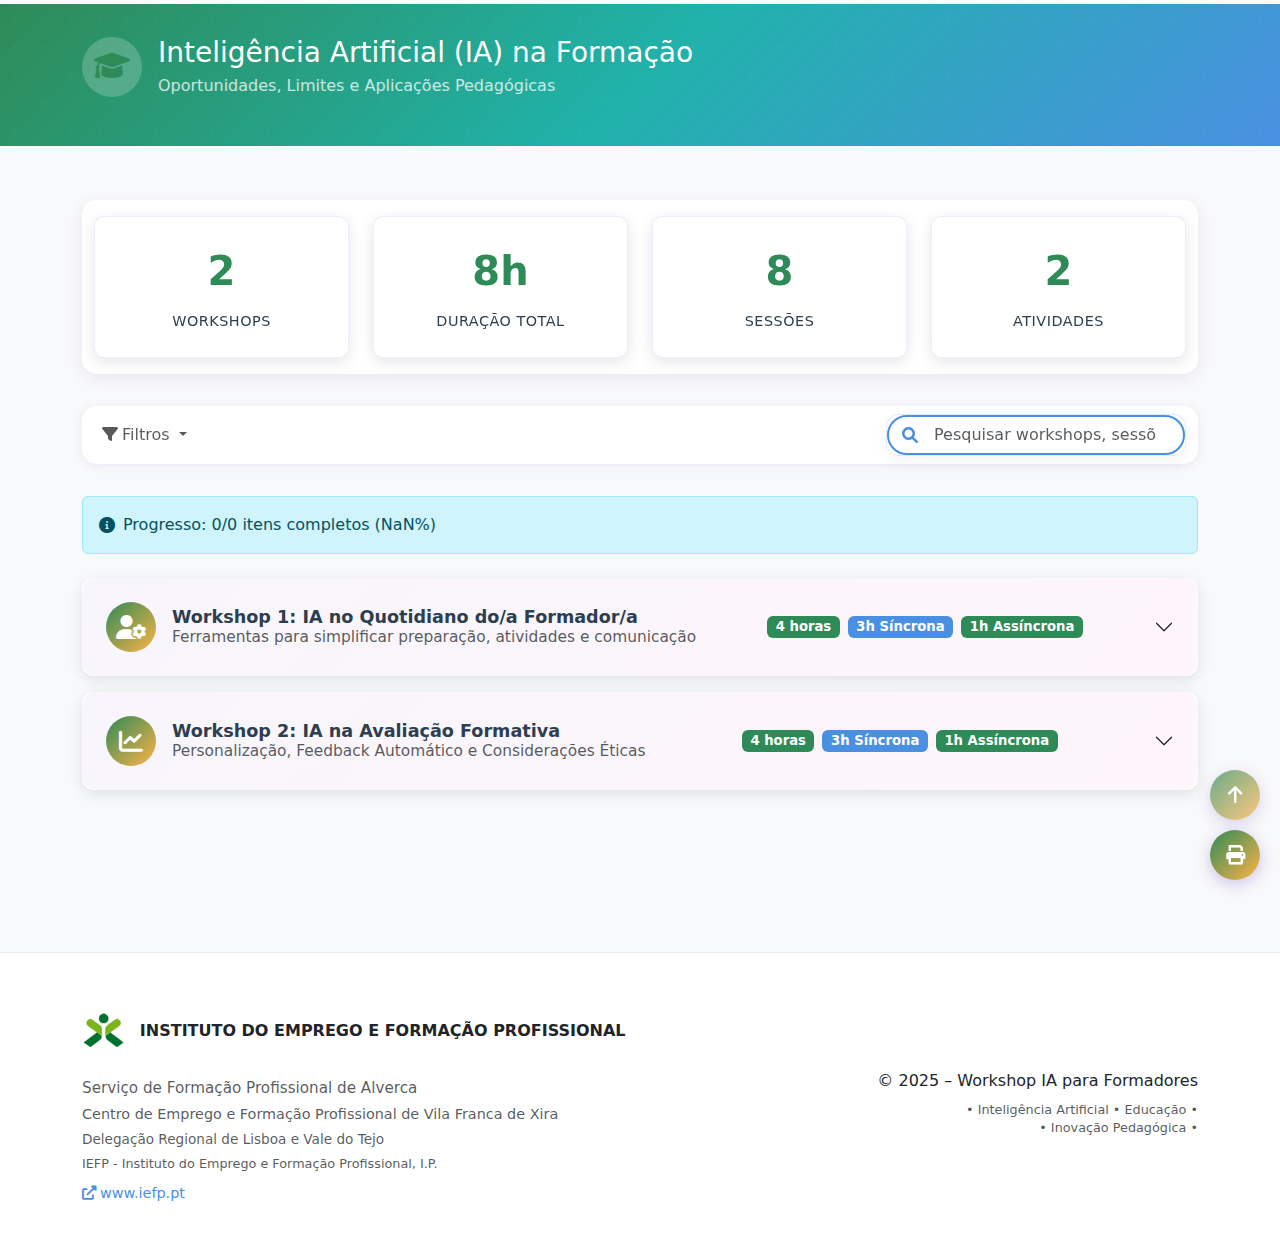
<file: index.html>
<!DOCTYPE html>
<html lang="pt">
  <head>
    <meta charset="utf-8" />
    <title>Workshops de IA - IEFP</title>
    <meta name="viewport" content="width=device-width, initial-scale=1" />
    <meta
      name="description"
      content="Inteligência Artificial na Formação - Workshops práticos do IEFP"
    />

    <!-- Bootstrap CSS -->
    <link
      href="https://cdn.jsdelivr.net/npm/bootstrap@5.3.0/dist/css/bootstrap.min.css"
      rel="stylesheet"
    />
    <link
      rel="stylesheet"
      href="https://cdnjs.cloudflare.com/ajax/libs/font-awesome/6.0.0/css/all.min.css"
    />

    <link rel="preconnect" href="https://fonts.googleapis.com" />
    <link rel="preconnect" href="https://fonts.gstatic.com" crossorigin />
    <link
      href="https://fonts.googleapis.com/css2?family=Jolly+Lodger&display=swap"
      rel="stylesheet"
    />

    <style>
      /* Estilos personalizados - Workshop IA IEFP */
      :root {
        --primary-color: #2e8b57;
        --secondary-color: #ffb347;
        --accent-color: #4a90e2;
        --text-dark: #2c3e50;
        --bg-light: #f8f9fa;
      }
      .header-main {
        background: linear-gradient(
          135deg,
          var(--primary-color) 0%,
          #20b2aa 50%,
          var(--accent-color) 100%
        );
        position: relative;
        z-index: 1000;
      }
    </style>
    <!-- CSS -->
    <link rel="stylesheet" href="assets/css/styles.css" />

    <!-- Estilos de impressão -->
    <link rel="stylesheet" href="assets/css/print.css" media="print" />
  </head>
  <body>
    <!-- Progress bar -->
    <div class="progress-container">
      <div class="progress-bar-scroll" id="progressBar"></div>
    </div>

    <!-- Header -->
    <header class="header-main">
      <div class="container">
        <div class="header-content">
          <div class="d-flex align-items-center mb-3">
            <div class="logo-iefp">
              <i class="fas fa-graduation-cap"></i>
            </div>
            <div>
              <h1 class="h3 mb-1">Inteligência Artificial (IA) na Formação</h1>
              <p class="mb-0 opacity-75">
                Oportunidades, Limites e Aplicações Pedagógicas
              </p>
            </div>
          </div>
        </div>
      </div>
    </header>

    <main class="container conteudo-pagina py-5 p">
      <!-- Seção de Estatísticas -->
      <section class="stats-section py-3">
        <div class="container">
          <div class="stats-content">
            <div class="row text-center">
              <div class="col-md-3 col-6">
                <div class="stats-card">
                  <span class="stats-number">2</span>
                  <span class="stats-label">Workshops</span>
                </div>
              </div>
              <div class="col-md-3 col-6">
                <div class="stats-card">
                  <span class="stats-number">8h</span>
                  <span class="stats-label">Duração Total</span>
                </div>
              </div>
              <div class="col-md-3 col-6">
                <div class="stats-card">
                  <span class="stats-number">8</span>
                  <span class="stats-label">Sessões</span>
                </div>
              </div>
              <div class="col-md-3 col-6">
                <div class="stats-card">
                  <span class="stats-number">2</span>
                  <span class="stats-label">Atividades</span>
                </div>
              </div>
            </div>
          </div>
        </div>
      </section>

      <!-- Menu de navegação e pesquisa -->
      <nav class="navbar navbar-expand-lg navbar-custom">
        <div class="container-fluid">
          <button
            class="navbar-toggler"
            type="button"
            data-bs-toggle="collapse"
            data-bs-target="#workshopMenu"
            aria-controls="workshopMenu"
            aria-expanded="false"
            aria-label="Menu"
          >
            <span class="navbar-toggler-icon"></span>
          </button>

          <div class="collapse navbar-collapse" id="workshopMenu">
            <ul class="navbar-nav me-auto mb-2 mb-lg-0">
              <li class="nav-item dropdown">
                <a
                  class="nav-link dropdown-toggle"
                  href="#"
                  id="filterDropdown"
                  role="button"
                  data-bs-toggle="dropdown"
                  aria-expanded="false"
                >
                  <i class="fas fa-filter me-1"></i>Filtros
                </a>
                <ul class="dropdown-menu" aria-labelledby="filterDropdown">
                  <li>
                    <a
                      class="dropdown-item active"
                      href="#"
                      data-filter="todos"
                    >
                      <i class="fas fa-list me-2"></i>Todos
                    </a>
                  </li>
                  <li>
                    <a class="dropdown-item" href="#" data-filter="quotidiano">
                      <i class="fas fa-calendar-day me-2"></i>Quotidiano
                    </a>
                  </li>
                  <li>
                    <a class="dropdown-item" href="#" data-filter="avaliacao">
                      <i class="fas fa-chart-line me-2"></i>Avaliação
                    </a>
                  </li>
                </ul>
              </li>
            </ul>

            <!-- Pesquisa -->
            <div class="search-container">
              <i class="fas fa-search search-icon"></i>
              <input
                id="searchInput"
                class="form-control"
                type="search"
                placeholder="Pesquisar workshops, sessões ou atividades..."
                aria-label="Pesquisar"
              />
            </div>
          </div>
        </div>
      </nav>

      <!-- Contador de resultados -->
      <div class="alert alert-info d-flex align-items-center mb-4">
        <i class="fas fa-info-circle me-2"></i>
        <span id="resultsCounter">2 workshops, 8 sessões disponíveis</span>
      </div>

      <!-- Accordion principal com workshops -->
      <div class="accordion" id="accordionWorkshops">
        <!-- Workshop 1: IA no Quotidiano do/a Formador/a -->
        <div
          class="accordion-item fade-in"
          data-tags="quotidiano formador ferramentas simplificar preparacao atividades comunicacao"
          data-categoria="quotidiano"
        >
          <h2 class="accordion-header" id="heading-workshop1">
            <button
              class="accordion-button collapsed"
              type="button"
              data-bs-toggle="collapse"
              data-bs-target="#collapse-workshop1"
              aria-expanded="false"
              aria-controls="collapse-workshop1"
            >
              <div class="icon-workshop icon-criacao">
                <i class="fas fa-user-cog"></i>
              </div>
              <div>
                <div class="fw-bold">
                  Workshop 1: IA no Quotidiano do/a Formador/a
                </div>
                <div class="small text-muted">
                  Ferramentas para simplificar preparação, atividades e
                  comunicação
                </div>
              </div>
              <div class="ms-auto d-flex gap-2">
                <span class="badge badge-duration">4 horas</span>
                <span class="badge badge-sincrona">3h Síncrona</span>
                <span class="badge badge-assincrona">1h Assíncrona</span>
              </div>
            </button>
          </h2>
          <div
            id="collapse-workshop1"
            class="accordion-collapse collapse"
            aria-labelledby="heading-workshop1"
            data-bs-parent="#accordionWorkshops"
          >
            <div class="accordion-body">
              <!-- Descrição do Workshop -->
              <div class="content-card">
                <h5>
                  <i class="fas fa-bullseye me-2"></i>Objetivos do Workshop
                </h5>
                <p>
                  Este workshop foca na aplicação prática de ferramentas de IA
                  para otimizar o trabalho quotidiano do formador, desde a
                  preparação de materiais até à comunicação com formandos.
                </p>

                <!-- Conceitos fundamentais -->
                <div class="concept-box">
                  <h6><i class="fas fa-brain me-2"></i>Conceitos Base da IA</h6>
                  <p class="mb-2">
                    <strong>Definição:</strong> Capacidade de uma máquina
                    aprender e resolver problemas imitando funções cognitivas
                    humanas.
                  </p>
                  <p class="mb-0">
                    <strong>Importância:</strong> Aumenta eficiência, permite
                    inovações e melhorias nos processos de formação.
                  </p>
                </div>

                <!-- Tipos de IA -->
                <div class="ia-types">
                  <h6>
                    <i class="fas fa-sitemap me-2"></i>Tipos de IA Relevantes na
                    Educação
                  </h6>
                  <div class="row">
                    <div class="col-md-6">
                      <ul class="small">
                        <li>
                          <strong>IA Generativa:</strong> Cria novos conteúdos
                          (ChatGPT, Canva)
                        </li>
                        <li>
                          <strong>IA Preditiva:</strong> Prevê
                          comportamentos/necessidades
                        </li>
                      </ul>
                    </div>
                    <div class="col-md-6">
                      <ul class="small">
                        <li>
                          <strong>IA Conversacional:</strong> Chatbots e tutores
                          digitais
                        </li>
                        <li>
                          <strong>IA Analítica:</strong> Análise de grandes
                          volumes de dados
                        </li>
                      </ul>
                    </div>
                  </div>
                </div>

                <!-- IA vs Automação -->
                <div class="concept-box">
                  <h6>
                    <i class="fas fa-exchange-alt me-2"></i>IA vs Automação
                  </h6>
                  <div class="row">
                    <div class="col-md-6">
                      <p class="small">
                        <strong>Automação:</strong> Repete tarefas programadas
                        (ex.: envio automático de e-mails)
                      </p>
                    </div>
                    <div class="col-md-6">
                      <p class="small">
                        <strong>IA:</strong> Aprende, adapta-se e toma decisões
                        inteligentes (ex.: feedback adaptado ao desempenho)
                      </p>
                    </div>
                  </div>
                </div>

                <div class="row">
                  <div class="col-md-4">
                    <h6>
                      <i class="fas fa-check-circle text-success me-1"></i
                      >Competências
                    </h6>
                    <ul class="list-unstyled small">
                      <li>• Utilização de IA generativa</li>
                      <li>• Criação de materiais didácticos</li>
                      <li>• Ferramentas multimodais</li>
                    </ul>
                  </div>
                  <div class="col-md-4">
                    <h6>
                      <i class="fas fa-tools text-primary me-1"></i>Ferramentas
                    </h6>
                    <ul class="list-unstyled small">
                      <li>• ChatGPT / Claude / Gemini</li>
                      <li>• Canva com IA</li>
                      <li>• Ferramentas de áudio/vídeo</li>
                    </ul>
                  </div>
                  <div class="col-md-4">
                    <h6>
                      <i class="fas fa-clipboard-list text-warning me-1"></i
                      >Resultados
                    </h6>
                    <ul class="list-unstyled small">
                      <li>• Planos de sessão</li>
                      <li>• Recursos multimodais</li>
                      <li>• Automação de tarefas</li>
                    </ul>
                  </div>
                </div>
              </div>

              <!-- Accordion aninhado para sessões -->
              <div
                class="accordion nested-accordion"
                id="accordion-workshop1-sessoes"
              >
                <!-- Sessão 1.1: Apresentações e Introdução -->
                <div
                  class="accordion-item"
                  data-tags="apresentacoes introducao ia formacao panorama"
                  data-categoria="sincrona"
                >
                  <h3 class="accordion-header" id="heading-w1s1">
                    <button
                      class="accordion-button collapsed"
                      type="button"
                      data-bs-toggle="collapse"
                      data-bs-target="#collapse-w1s1"
                      aria-expanded="false"
                      aria-controls="collapse-w1s1"
                    >
                      <div
                        class="icon-workshop icon-fundamentos me-3"
                        style="width: 35px; height: 35px; font-size: 1rem"
                      >
                        <i class="fas fa-handshake"></i>
                      </div>
                      <div>
                        <div class="fw-semibold">
                          1.1 Apresentações e Introdução à IA na Formação
                        </div>
                        <div class="small text-muted">
                          Apresentações, expectativas e panorama da IA educativa
                        </div>
                      </div>
                      <div class="ms-auto d-flex gap-2">
                        <span class="badge badge-duration">1 hora</span>
                        <span class="badge badge-sincrona">Síncrona</span>
                      </div>
                    </button>
                  </h3>
                  <div
                    id="collapse-w1s1"
                    class="accordion-collapse collapse"
                    aria-labelledby="heading-w1s1"
                    data-bs-parent="#accordion-workshop1-sessoes"
                  >
                    <div class="accordion-body">
                      <div class="content-card">
                        <h6>
                          <i class="fas fa-lightbulb me-2 text-warning"></i
                          >Conteúdo da Sessão
                        </h6>
                        <p>
                          Sessão de abertura com apresentações dos participantes
                          e introdução aos conceitos fundamentais de IA aplicada
                          à formação.
                        </p>

                        <!-- Conceitos integrados do PDF -->
                        <div class="concept-box">
                          <h6>Conceitos Base Abordados:</h6>
                          <ul class="small">
                            <li>
                              <strong>Definição de IA:</strong> Capacidade de
                              uma máquina aprender e resolver problemas imitando
                              funções cognitivas humanas
                            </li>
                            <li>
                              <strong>Importância:</strong> Aumenta eficiência,
                              permite inovações e melhorias nos processos de
                              formação
                            </li>
                            <li>
                              <strong>Diferença IA vs Automação:</strong> IA
                              aprende e adapta-se vs automação que repete
                              tarefas programadas
                            </li>
                          </ul>
                        </div>

                        <div class="ia-types">
                          <h6>Tipos Principais de IA:</h6>
                          <div class="row">
                            <div class="col-md-6">
                              <ul class="small">
                                <li>
                                  <strong>IA Generativa:</strong> Cria novos
                                  conteúdos (textos, imagens, código)
                                </li>
                                <li>
                                  <strong>IA Preditiva:</strong> Prevê
                                  comportamentos e necessidades (personalização)
                                </li>
                              </ul>
                            </div>
                            <div class="col-md-6">
                              <ul class="small">
                                <li>
                                  <strong>IA Conversacional:</strong> Chatbots e
                                  tutores digitais
                                </li>
                                <li>
                                  <strong>IA Analítica:</strong> Análise de
                                  grandes volumes de dados
                                </li>
                              </ul>
                            </div>
                          </div>
                        </div>

                        <div class="row mt-3">
                          <div class="col-md-6">
                            <h6>Tópicos Abordados:</h6>
                            <ul class="small">
                              <li>Apresentações: Formador e participantes</li>
                              <li>
                                Levantamento de conhecimentos prévios sobre IA
                              </li>
                              <li>
                                Panorama atual da IA em contexto educativo
                              </li>
                              <li>Oportunidades e limitações principais</li>
                              <li>Mitos e realidades sobre IA na educação</li>
                            </ul>
                          </div>
                          <div class="col-md-6">
                            <h6>Atividades:</h6>
                            <ul class="small">
                              <li>Dinâmica de apresentação</li>
                              <li>Partilha de expectativas</li>
                              <li>Diagnóstico de necessidades</li>
                              <li>Demonstração inicial de ferramentas</li>
                            </ul>
                          </div>
                        </div>
                      </div>
                    </div>
                  </div>
                </div>

                <!-- Sessão 1.2: Criação e Adaptação de Materiais -->
                <div
                  class="accordion-item"
                  data-tags="criacao adaptacao materiais pedagogicos ia generativa"
                  data-categoria="sincrona"
                >
                  <h3 class="accordion-header" id="heading-w1s2">
                    <button
                      class="accordion-button collapsed"
                      type="button"
                      data-bs-toggle="collapse"
                      data-bs-target="#collapse-w1s2"
                      aria-expanded="false"
                      aria-controls="collapse-w1s2"
                    >
                      <div
                        class="icon-workshop icon-materiais me-3"
                        style="width: 35px; height: 35px; font-size: 1rem"
                      >
                        <i class="fas fa-book-open"></i>
                      </div>
                      <div>
                        <div class="fw-semibold">
                          1.2 Criação e Adaptação de Materiais Pedagógicos
                        </div>
                        <div class="small text-muted">
                          IA generativa para conteúdos e exercícios
                        </div>
                      </div>
                      <div class="ms-auto d-flex gap-2">
                        <span class="badge badge-duration">1 hora</span>
                        <span class="badge badge-sincrona">Síncrona</span>
                      </div>
                    </button>
                  </h3>
                  <div
                    id="collapse-w1s2"
                    class="accordion-collapse collapse"
                    aria-labelledby="heading-w1s2"
                    data-bs-parent="#accordion-workshop1-sessoes"
                  >
                    <div class="accordion-body">
                      <div class="content-card">
                        <h6>
                          <i class="fas fa-cogs me-2 text-primary"></i
                          >Desenvolvimento Prático
                        </h6>
                        <p>
                          Exploração hands-on de ferramentas de IA generativa
                          para criação de materiais pedagógicos diversos.
                        </p>

                        <!-- Exemplos práticos integrados do PDF -->
                        <div class="activity-card">
                          <h6>
                            <i class="fas fa-tools me-2"></i>Exemplos Práticos
                            na Formação
                          </h6>
                          <div class="row">
                            <div class="col-md-6">
                              <ul class="small">
                                <li>
                                  Criação de materiais personalizados (testes,
                                  grelhas, planos de aula)
                                </li>
                                <li>Assistência na correção e feedback</li>
                              </ul>
                            </div>
                            <div class="col-md-6">
                              <ul class="small">
                                <li>
                                  Tradução automática e apoio a conteúdos
                                  complexos
                                </li>
                                <li>
                                  Recursos visuais rápidos (infográficos,
                                  apresentações)
                                </li>
                              </ul>
                            </div>
                          </div>
                        </div>

                        <div class="row mt-3">
                          <div class="col-md-6">
                            <h6>Conteúdo:</h6>
                            <ul class="small">
                              <li>
                                IA generativa para conteúdos (ChatGPT, Claude,
                                Gemini)
                              </li>
                              <li>
                                Criação de textos, exercícios e casos práticos
                              </li>
                              <li>
                                Adaptação de materiais para diferentes públicos
                              </li>
                              <li>Ferramentas para design e apresentações</li>
                            </ul>
                          </div>
                          <div class="col-md-6">
                            <h6>Técnicas Aplicadas:</h6>
                            <ul class="small">
                              <li>Prompting eficaz</li>
                              <li>Iteração e refinamento</li>
                              <li>Adaptação ao contexto</li>
                              <li>Validação de qualidade</li>
                            </ul>
                          </div>
                        </div>
                      </div>
                    </div>
                  </div>
                </div>

                <!-- Sessão 1.3: Ferramentas Multimodais -->
                <div
                  class="accordion-item"
                  data-tags="multimodal imagens videos audio comunicacao"
                  data-categoria="sincrona"
                >
                  <h3 class="accordion-header" id="heading-w1s3">
                    <button
                      class="accordion-button collapsed"
                      type="button"
                      data-bs-toggle="collapse"
                      data-bs-target="#collapse-w1s3"
                      aria-expanded="false"
                      aria-controls="collapse-w1s3"
                    >
                      <div
                        class="icon-workshop icon-multimodal me-3"
                        style="width: 35px; height: 35px; font-size: 1rem"
                      >
                        <i class="fas fa-images"></i>
                      </div>
                      <div>
                        <div class="fw-semibold">
                          1.3 Ferramentas Multimodais e Comunicação
                        </div>
                        <div class="small text-muted">
                          Geração de imagens, vídeos e comunicação eficaz
                        </div>
                      </div>
                      <div class="ms-auto d-flex gap-2">
                        <span class="badge badge-duration">1 hora</span>
                        <span class="badge badge-sincrona">Síncrona</span>
                      </div>
                    </button>
                  </h3>
                  <div
                    id="collapse-w1s3"
                    class="accordion-collapse collapse"
                    aria-labelledby="heading-w1s3"
                    data-bs-parent="#accordion-workshop1-sessoes"
                  >
                    <div class="accordion-body">
                      <div class="content-card">
                        <h6>
                          <i class="fas fa-palette me-2 text-danger"></i>Criação
                          Multimodal
                        </h6>
                        <p>
                          Exploração de ferramentas que combinam diferentes
                          modalidades para criar recursos educativos ricos e
                          envolventes.
                        </p>

                        <!-- Benefícios da IA integrados do PDF -->
                        <div class="benefits-grid">
                          <div class="benefit-item">
                            <i
                              class="fas fa-clock text-primary mb-2"
                              style="font-size: 1.5rem"
                            ></i>
                            <h6>Eficiência</h6>
                            <p class="small">
                              Menos tempo em tarefas repetitivas
                            </p>
                          </div>
                          <div class="benefit-item">
                            <i
                              class="fas fa-lightbulb text-warning mb-2"
                              style="font-size: 1.5rem"
                            ></i>
                            <h6>Criatividade</h6>
                            <p class="small">Novos materiais e abordagens</p>
                          </div>
                          <div class="benefit-item">
                            <i
                              class="fas fa-user-cog text-success mb-2"
                              style="font-size: 1.5rem"
                            ></i>
                            <h6>Personalização</h6>
                            <p class="small">Diferenciação pedagógica</p>
                          </div>
                          <div class="benefit-item">
                            <i
                              class="fas fa-brain text-info mb-2"
                              style="font-size: 1.5rem"
                            ></i>
                            <h6>Apoio à Decisão</h6>
                            <p class="small">
                              Organização e síntese de informação
                            </p>
                          </div>
                        </div>

                        <div class="row mt-3">
                          <div class="col-md-6">
                            <h6>Conteúdo:</h6>
                            <ul class="small">
                              <li>Geração de imagens e vídeos educativos</li>
                              <li>Ferramentas de áudio e podcasts</li>
                              <li>Comunicação eficaz com formandos</li>
                              <li>Automação de respostas e suporte</li>
                            </ul>
                          </div>
                          <div class="col-md-6">
                            <h6>Ferramentas Exploradas:</h6>
                            <ul class="small">
                              <li>Geradores de imagem IA</li>
                              <li>Ferramentas de vídeo</li>
                              <li>Sistemas de comunicação</li>
                              <li>Templates multimodais</li>
                            </ul>
                          </div>
                        </div>
                      </div>
                    </div>
                  </div>
                </div>

                <!-- Sessão 1.4: Atividade Assíncrona -->
                <div
                  class="accordion-item"
                  data-tags="atividade assincrona forum topico individual"
                  data-categoria="assincrona"
                >
                  <h3 class="accordion-header" id="heading-w1s4">
                    <button
                      class="accordion-button collapsed"
                      type="button"
                      data-bs-toggle="collapse"
                      data-bs-target="#collapse-w1s4"
                      aria-expanded="false"
                      aria-controls="collapse-w1s4"
                    >
                      <div
                        class="icon-workshop icon-pratica me-3"
                        style="width: 35px; height: 35px; font-size: 1rem"
                      >
                        <i class="fas fa-laptop-code"></i>
                      </div>
                      <div>
                        <div class="fw-semibold">
                          1.4 Atividade Assíncrona - "Explora e Reflete"
                        </div>
                        <div class="small text-muted">
                          Forum com tópico individual por participante
                        </div>
                      </div>
                      <div class="ms-auto d-flex gap-2">
                        <span class="badge badge-duration">1 hora</span>
                        <span class="badge badge-assincrona">Assíncrona</span>
                      </div>
                    </button>
                  </h3>
                  <div
                    id="collapse-w1s4"
                    class="accordion-collapse collapse"
                    aria-labelledby="heading-w1s4"
                    data-bs-parent="#accordion-workshop1-sessoes"
                  >
                    <div class="accordion-body">
                      <div class="content-card">
                        <h6>
                          <i class="fas fa-tasks me-2 text-success"></i
                          >Atividade Assíncrona - "Explora e Reflete"
                        </h6>
                        <p>
                          <strong>Modalidade:</strong> Forum online<br />
                          <strong>Estrutura:</strong> Cada participante cria um
                          tópico individual<br />
                          <strong>Prazo:</strong> Entre workshops
                        </p>

                        <!-- Atividade adaptada do PDF -->
                        <div class="activity-card">
                          <h6>
                            <i class="fas fa-search me-2"></i>Atividade
                            Interativa Adaptada
                          </h6>
                          <ol class="small">
                            <li>
                              Aceder a uma ferramenta de IA (ex.: ChatGPT,
                              Claude, Gemini)
                            </li>
                            <li>
                              Gerar conteúdo pedagógico (plano de aula, teste,
                              recurso educativo)
                            </li>
                            <li>
                              Analisar criticamente o resultado (erros,
                              adequação, usabilidade)
                            </li>
                            <li>Partilhar reflexão no forum individual</li>
                          </ol>
                        </div>

                        <div class="mt-3">
                          <h6>Objetivo:</h6>
                          <p class="small">
                            Experimentar ferramentas de IA de forma prática,
                            criar um recurso pedagógico real e desenvolver
                            capacidade de análise crítica sobre a qualidade e
                            adequação dos outputs da IA.
                          </p>

                          <h6>Critérios de Análise Crítica:</h6>
                          <ul class="small">
                            <li>Precisão e correção técnica do conteúdo</li>
                            <li>Adequação ao nível e contexto dos formandos</li>
                            <li>Presença de enviesamentos ou lacunas</li>
                            <li>Necessidade de adaptação ou curadoria</li>
                            <li>Potencialidades e limitações identificadas</li>
                          </ul>

                          <h6>Estrutura do Forum:</h6>
                          <ul class="small">
                            <li>Cada participante tem o seu tópico</li>
                            <li>Partilha de recursos criados com IA</li>
                            <li>Reflexão individual sobre a experiência</li>
                            <li>Análise crítica dos resultados obtidos</li>
                          </ul>
                        </div>
                      </div>
                    </div>
                  </div>
                </div>
              </div>
            </div>
          </div>
        </div>

        <!-- Workshop 2: IA na Avaliação Formativa -->
        <div
          class="accordion-item fade-in"
          data-tags="avaliacao formativa personalizacao feedback automatico etica"
          data-categoria="avaliacao"
        >
          <h2 class="accordion-header" id="heading-workshop2">
            <button
              class="accordion-button collapsed"
              type="button"
              data-bs-toggle="collapse"
              data-bs-target="#collapse-workshop2"
              aria-expanded="false"
              aria-controls="collapse-workshop2"
            >
              <div class="icon-workshop icon-gestao">
                <i class="fas fa-chart-line"></i>
              </div>
              <div>
                <div class="fw-bold">Workshop 2: IA na Avaliação Formativa</div>
                <div class="small text-muted">
                  Personalização, Feedback Automático e Considerações Éticas
                </div>
              </div>
              <div class="ms-auto d-flex gap-2">
                <span class="badge badge-duration">4 horas</span>
                <span class="badge badge-sincrona">3h Síncrona</span>
                <span class="badge badge-assincrona">1h Assíncrona</span>
              </div>
            </button>
          </h2>
          <div
            id="collapse-workshop2"
            class="accordion-collapse collapse"
            aria-labelledby="heading-workshop2"
            data-bs-parent="#accordionWorkshops"
          >
            <div class="accordion-body">
              <!-- Descrição do Workshop -->
              <div class="content-card">
                <h5>
                  <i class="fas fa-shield-alt me-2"></i>Objetivos do Workshop
                </h5>
                <p>
                  Este workshop explora como a IA pode transformar a avaliação
                  formativa, proporcionando feedback personalizado e automático,
                  sempre com considerações éticas e responsáveis.
                </p>

                <!-- Limitações e Riscos integrados do PDF -->
                <div class="risk-warning">
                  <h6>
                    <i class="fas fa-exclamation-triangle me-2"></i>Limitações e
                    Riscos da IA
                  </h6>
                  <div class="row">
                    <div class="col-md-6">
                      <ul class="small">
                        <li>
                          <strong>Qualidade da informação:</strong> Risco de
                          erros e enviesamentos
                        </li>
                        <li>
                          <strong>Dependência excessiva:</strong> Empobrece
                          prática reflexiva
                        </li>
                      </ul>
                    </div>
                    <div class="col-md-6">
                      <ul class="small">
                        <li>
                          <strong>Falta de contexto pedagógico:</strong> Requer
                          curadoria humana
                        </li>
                        <li>
                          <strong>Privacidade e dados sensíveis:</strong> Uso
                          ético e responsável
                        </li>
                      </ul>
                    </div>
                  </div>
                </div>

                <div class="row">
                  <div class="col-md-4">
                    <h6>
                      <i class="fas fa-check-circle text-success me-1"></i
                      >Competências
                    </h6>
                    <ul class="list-unstyled small">
                      <li>• Avaliação formativa com IA</li>
                      <li>• Personalização da aprendizagem</li>
                      <li>• Análise ética</li>
                    </ul>
                  </div>
                  <div class="col-md-4">
                    <h6>
                      <i class="fas fa-tools text-primary me-1"></i>Ferramentas
                    </h6>
                    <ul class="list-unstyled small">
                      <li>• Plataformas de correção automática</li>
                      <li>• Sistemas de feedback</li>
                      <li>• Rubricas inteligentes</li>
                    </ul>
                  </div>
                  <div class="col-md-4">
                    <h6>
                      <i class="fas fa-clipboard-list text-warning me-1"></i
                      >Resultados
                    </h6>
                    <ul class="list-unstyled small">
                      <li>• Feedback personalizado</li>
                      <li>• Análise de progresso</li>
                      <li>• Uso ético da IA</li>
                    </ul>
                  </div>
                </div>
              </div>

              <!-- Accordion aninhado para sessões -->
              <div
                class="accordion nested-accordion"
                id="accordion-workshop2-sessoes"
              >
                <!-- Sessão 2.1: Balanço + Fundamentos -->
                <div
                  class="accordion-item"
                  data-tags="balanco atividade assincrona fundamentos avaliacao"
                  data-categoria="sincrona"
                >
                  <h3 class="accordion-header" id="heading-w2s1">
                    <button
                      class="accordion-button collapsed"
                      type="button"
                      data-bs-toggle="collapse"
                      data-bs-target="#collapse-w2s1"
                      aria-expanded="false"
                      aria-controls="collapse-w2s1"
                    >
                      <div
                        class="icon-workshop icon-planejamento me-3"
                        style="width: 35px; height: 35px; font-size: 1rem"
                      >
                        <i class="fas fa-balance-scale"></i>
                      </div>
                      <div>
                        <div class="fw-semibold">
                          2.1 Balanço da Atividade Assíncrona + Fundamentos
                        </div>
                        <div class="small text-muted">
                          Discussão da atividade anterior e conceitos base
                        </div>
                      </div>
                      <div class="ms-auto d-flex gap-2">
                        <span class="badge badge-duration">1 hora</span>
                        <span class="badge badge-sincrona">Síncrona</span>
                      </div>
                    </button>
                  </h3>
                  <div
                    id="collapse-w2s1"
                    class="accordion-collapse collapse"
                    aria-labelledby="heading-w2s1"
                    data-bs-parent="#accordion-workshop2-sessoes"
                  >
                    <div class="accordion-body">
                      <div class="content-card">
                        <h6>
                          <i class="fas fa-comments me-2 text-info"></i
                          >Discussão e Fundamentos
                        </h6>
                        <p>
                          Análise dos resultados da atividade assíncrona do
                          Workshop 1 e introdução aos conceitos fundamentais da
                          avaliação com IA.
                        </p>

                        <!-- Limitações integradas do PDF -->
                        <div class="risk-warning">
                          <h6>
                            <i class="fas fa-exclamation-circle me-2"></i
                            >Limitações e Riscos Identificados
                          </h6>
                          <ul class="small">
                            <li>
                              <strong>Qualidade da informação:</strong>
                              Discussão sobre erros e enviesamentos encontrados
                            </li>
                            <li>
                              <strong>Dependência excessiva:</strong> Reflexão
                              sobre o risco de empobrecer a prática reflexiva
                            </li>
                            <li>
                              <strong>Falta de contexto pedagógico:</strong>
                              Necessidade de curadoria humana
                            </li>
                            <li>
                              <strong>Privacidade e dados sensíveis:</strong>
                              Considerações sobre uso ético e responsável
                            </li>
                          </ul>
                        </div>

                        <div class="row mt-3">
                          <div class="col-md-6">
                            <h6>Conteúdo:</h6>
                            <ul class="small">
                              <li>
                                Discussão dos tópicos da atividade assíncrona
                              </li>
                              <li>Principais insights partilhados</li>
                              <li>
                                Conceitos base: avaliação formativa vs. sumativa
                              </li>
                              <li>
                                Potencial da IA na personalização da avaliação
                              </li>
                            </ul>
                          </div>
                          <div class="col-md-6">
                            <h6>Atividades:</h6>
                            <ul class="small">
                              <li>Apresentação de experiências</li>
                              <li>Síntese de aprendizagens</li>
                              <li>Introdução teórica</li>
                              <li>Casos de estudo</li>
                            </ul>
                          </div>
                        </div>
                      </div>
                    </div>
                  </div>
                </div>

                <!-- Sessão 2.2: Ferramentas para Feedback Automático -->
                <div
                  class="accordion-item"
                  data-tags="feedback automatico correcao rubricas monitorizacao"
                  data-categoria="sincrona"
                >
                  <h3 class="accordion-header" id="heading-w2s2">
                    <button
                      class="accordion-button collapsed"
                      type="button"
                      data-bs-toggle="collapse"
                      data-bs-target="#collapse-w2s2"
                      aria-expanded="false"
                      aria-controls="collapse-w2s2"
                    >
                      <div
                        class="icon-workshop icon-comunicacao me-3"
                        style="width: 35px; height: 35px; font-size: 1rem"
                      >
                        <i class="fas fa-robot"></i>
                      </div>
                      <div>
                        <div class="fw-semibold">
                          2.2 Ferramentas para Feedback Automático
                        </div>
                        <div class="small text-muted">
                          Plataformas de correção e feedback personalizado
                        </div>
                      </div>
                      <div class="ms-auto d-flex gap-2">
                        <span class="badge badge-duration">1 hora</span>
                        <span class="badge badge-sincrona">Síncrona</span>
                      </div>
                    </button>
                  </h3>
                  <div
                    id="collapse-w2s2"
                    class="accordion-collapse collapse"
                    aria-labelledby="heading-w2s2"
                    data-bs-parent="#accordion-workshop2-sessoes"
                  >
                    <div class="accordion-body">
                      <div class="content-card">
                        <h6>
                          <i class="fas fa-cogs me-2 text-success"></i
                          >Automatização da Avaliação
                        </h6>
                        <p>
                          Exploração prática de ferramentas que automatizam o
                          feedback e melhoram a eficiência da avaliação
                          formativa.
                        </p>

                        <!-- Exemplos práticos de avaliação do PDF -->
                        <div class="activity-card">
                          <h6>
                            <i class="fas fa-chart-bar me-2"></i>Exemplos
                            Práticos de Avaliação
                          </h6>
                          <div class="row">
                            <div class="col-md-6">
                              <ul class="small">
                                <li>
                                  Correção automática de testes e exercícios
                                </li>
                                <li>Dashboards de progresso em tempo real</li>
                              </ul>
                            </div>
                            <div class="col-md-6">
                              <ul class="small">
                                <li>Feedback adaptativo personalizado</li>
                                <li>Análise de padrões de aprendizagem</li>
                              </ul>
                            </div>
                          </div>
                        </div>

                        <div class="row mt-3">
                          <div class="col-md-6">
                            <h6>Conteúdo:</h6>
                            <ul class="small">
                              <li>Plataformas de correção automatizada</li>
                              <li>Criação de rubricas inteligentes</li>
                              <li>Feedback personalizado e adaptativo</li>
                              <li>Monitorização do progresso em tempo real</li>
                            </ul>
                          </div>
                          <div class="col-md-6">
                            <h6>Ferramentas Práticas:</h6>
                            <ul class="small">
                              <li>Sistemas de avaliação automática</li>
                              <li>Geradores de feedback</li>
                              <li>Dashboards de progresso</li>
                              <li>Análise de desempenho</li>
                            </ul>
                          </div>
                        </div>
                      </div>
                    </div>
                  </div>
                </div>

                <!-- Sessão 2.3: Personalização da Aprendizagem -->
                <div
                  class="accordion-item"
                  data-tags="personalizacao aprendizagem dados caminhos adaptativos"
                  data-categoria="sincrona"
                >
                  <h3 class="accordion-header" id="heading-w2s3">
                    <button
                      class="accordion-button collapsed"
                      type="button"
                      data-bs-toggle="collapse"
                      data-bs-target="#collapse-w2s3"
                      aria-expanded="false"
                      aria-controls="collapse-w2s3"
                    >
                      <div
                        class="icon-workshop icon-etica me-3"
                        style="width: 35px; height: 35px; font-size: 1rem"
                      >
                        <i class="fas fa-user-check"></i>
                      </div>
                      <div>
                        <div class="fw-semibold">
                          2.3 Personalização da Aprendizagem e Papel do Formador
                        </div>
                        <div class="small text-muted">
                          Caminhos adaptativos e mediação pedagógica
                        </div>
                      </div>
                      <div class="ms-auto d-flex gap-2">
                        <span class="badge badge-duration">1 hora</span>
                        <span class="badge badge-sincrona">Síncrona</span>
                      </div>
                    </button>
                  </h3>
                  <div
                    id="collapse-w2s3"
                    class="accordion-collapse collapse"
                    aria-labelledby="heading-w2s3"
                    data-bs-parent="#accordion-workshop2-sessoes"
                  >
                    <div class="accordion-body">
                      <div class="content-card">
                        <h6>
                          <i class="fas fa-route me-2 text-warning"></i
                          >Adaptação Individual
                        </h6>
                        <p>
                          Como utilizar dados de aprendizagem para criar
                          experiências educativas personalizadas mantendo o
                          formador no centro do processo.
                        </p>

                        <!-- Papel do formador integrado do PDF -->
                        <div class="concept-box">
                          <h6>
                            <i class="fas fa-chalkboard-teacher me-2"></i>O
                            Papel do Formador na Era da IA
                          </h6>
                          <div class="row">
                            <div class="col-md-4">
                              <p class="small">
                                <strong>Mediador crítico:</strong> Fomentar
                                literacia digital
                              </p>
                            </div>
                            <div class="col-md-4">
                              <p class="small">
                                <strong>Curador de conteúdos:</strong> Validar e
                                adaptar
                              </p>
                            </div>
                            <div class="col-md-4">
                              <p class="small">
                                <strong>Estrategista pedagógico:</strong> Usar
                                IA como apoio, não dependência
                              </p>
                            </div>
                          </div>
                        </div>

                        <!-- Princípio-chave do PDF -->
                        <div class="principle-quote">
                          A IA é uma ferramenta, não um substituto. Potencia
                          práticas pedagógicas mas não substitui interação
                          humana, sensibilidade didática e avaliação crítica.
                        </div>

                        <div class="row mt-3">
                          <div class="col-md-6">
                            <h6>Conteúdo:</h6>
                            <ul class="small">
                              <li>Análise de dados de aprendizagem</li>
                              <li>Caminhos adaptativos de formação</li>
                              <li>Identificação de dificuldades específicas</li>
                              <li>Recomendações personalizadas</li>
                            </ul>
                          </div>
                          <div class="col-md-6">
                            <h6>Aplicações Práticas:</h6>
                            <ul class="small">
                              <li>Sistemas adaptativos</li>
                              <li>Análise de padrões</li>
                              <li>Intervenções personalizadas</li>
                              <li>Suporte individualizado</li>
                            </ul>
                          </div>
                        </div>
                      </div>
                    </div>
                  </div>
                </div>

                <!-- Sessão 2.4: Atividade Assíncrona Final -->
                <div
                  class="accordion-item"
                  data-tags="atividade assincrona etica responsabilidade forum"
                  data-categoria="assincrona"
                >
                  <h3 class="accordion-header" id="heading-w2s4">
                    <button
                      class="accordion-button collapsed"
                      type="button"
                      data-bs-toggle="collapse"
                      data-bs-target="#collapse-w2s4"
                      aria-expanded="false"
                      aria-controls="collapse-w2s4"
                    >
                      <div
                        class="icon-workshop icon-pratica me-3"
                        style="width: 35px; height: 35px; font-size: 1rem"
                      >
                        <i class="fas fa-comments"></i>
                      </div>
                      <div>
                        <div class="fw-semibold">
                          2.4 Atividade Assíncrona Final - Reflexão Ética
                        </div>
                        <div class="small text-muted">
                          Forum individual para comentários entre pares
                        </div>
                      </div>
                      <div class="ms-auto d-flex gap-2">
                        <span class="badge badge-duration">1 hora</span>
                        <span class="badge badge-assincrona">Assíncrona</span>
                      </div>
                    </button>
                  </h3>
                  <div
                    id="collapse-w2s4"
                    class="accordion-collapse collapse"
                    aria-labelledby="heading-w2s4"
                    data-bs-parent="#accordion-workshop2-sessoes"
                  >
                    <div class="accordion-body">
                      <div class="content-card">
                        <h6>
                          <i class="fas fa-users me-2 text-danger"></i>Atividade
                          Assíncrona Final
                        </h6>
                        <p>
                          <strong>Modalidade:</strong> Forum individual por
                          participante<br />
                          <strong>Estrutura:</strong> Comentários dos colegas
                          sobre tópicos de avaliação<br />
                          <strong>Objetivo:</strong> Síntese e reflexão final
                          sobre ética na IA
                        </p>

                        <!-- Questões éticas integradas do PDF -->
                        <div class="ethics-highlight">
                          <h6>
                            <i class="fas fa-balance-scale me-2"></i>Questões
                            Éticas e Deontológicas
                          </h6>
                          <div class="row">
                            <div class="col-md-6">
                              <ul class="small">
                                <li>
                                  <strong>Autoria do conteúdo:</strong> Quem é o
                                  autor real?
                                </li>
                                <li>
                                  <strong>Plágio e uso indevido:</strong>
                                  Limites e responsabilidades
                                </li>
                              </ul>
                            </div>
                            <div class="col-md-6">
                              <ul class="small">
                                <li>
                                  <strong>Transparência com formandos:</strong>
                                  Informar sobre uso de IA
                                </li>
                                <li>
                                  <strong>Responsabilidade do formador:</strong>
                                  Curadoria crítica
                                </li>
                              </ul>
                            </div>
                          </div>
                        </div>

                        <div class="mt-3">
                          <h6>Descrição:</h6>
                          <p class="small">
                            Cada participante tem o seu forum individual onde os
                            colegas comentam sobre tópicos relacionados com
                            avaliação ética da IA. Esta atividade complementa a
                            primeira, promovendo a reflexão coletiva e a troca
                            de perspetivas.
                          </p>

                          <h6>Estrutura:</h6>
                          <ol class="small">
                            <li>Forum individual por participante</li>
                            <li>Tópicos de avaliação criados pelo formador</li>
                            <li>Comentários dos pares sobre questões éticas</li>
                            <li>Síntese final sobre responsabilidade na IA</li>
                          </ol>

                          <h6>Temas de Reflexão:</h6>
                          <ul class="small">
                            <li>Viés algorítmico e equidade</li>
                            <li>Transparência e explicabilidade</li>
                            <li>Proteção de dados e privacidade</li>
                            <li>Papel do formador na era da IA</li>
                          </ul>
                        </div>
                      </div>
                    </div>
                  </div>
                </div>
              </div>

              <!-- Conclusão integrada do PDF -->
              <div class="content-card mt-4">
                <h5>
                  <i class="fas fa-flag-checkered me-2"></i>Conclusão e Próximos
                  Passos
                </h5>
                <div class="concept-box">
                  <h6>
                    <i class="fas fa-lightbulb me-2"></i>Principais Takeaways
                  </h6>
                  <ul class="small">
                    <li>
                      <strong>IA como aliada consciente:</strong> Usar com
                      espírito crítico
                    </li>
                    <li>
                      <strong>Formador no centro:</strong> Insubstituível na
                      mediação pedagógica
                    </li>
                    <li>
                      <strong>Formação contínua:</strong> Essencial para
                      integrar tecnologias de forma informada e eficaz
                    </li>
                  </ul>
                </div>

                <div class="principle-quote">
                  A IA potencia as práticas pedagógicas, mas não substitui a
                  interação humana, a sensibilidade didática e a capacidade de
                  avaliação crítica do formador.
                </div>
              </div>
            </div>
          </div>
        </div>
      </div>

      <!-- Mensagem quando não há resultados -->
      <div id="noResults" class="alert alert-warning text-center hidden">
        <i class="fas fa-search me-2"></i>
        Nenhum resultado encontrado com os critérios de pesquisa.
        <br />
        <button
          class="btn btn-outline-primary btn-sm mt-2"
          onclick="clearFilters()"
        >
          <i class="fas fa-refresh me-1"></i>Limpar filtros
        </button>
      </div>
    </main>

    <!-- Footer -->
    <footer class="bg-white py-5 mt-5" style="border-top: 1px solid #e9ecef">
      <div class="container">
        <div class="row align-items-center">
          <!-- Informações IEFP -->
          <div class="col-md-8">
            <!-- Logo e Título -->
            <div class="d-flex align-items-center mb-3">
              <div class="me-3">
                <img
                  src="assets/images/logo-iefp.png"
                  alt="Logo IEFP"
                  class="img-fluid"
                  style="max-height: 60px"
                  onerror="this.style.display='none'; this.nextElementSibling.style.display='inline-flex';"
                />
              </div>
              <h6 class="text-dark mb-0" style="font-weight: 600">
                INSTITUTO DO EMPREGO E FORMAÇÃO PROFISSIONAL
              </h6>
            </div>

            <div class="text-muted" style="line-height: 1.5">
              <p class="mb-1" style="font-size: 0.95rem">
                Serviço de Formação Profissional de Alverca
              </p>
              <p class="mb-1" style="font-size: 0.9rem">
                Centro de Emprego e Formação Profissional de Vila Franca de Xira
              </p>
              <p class="mb-1" style="font-size: 0.85rem">
                Delegação Regional de Lisboa e Vale do Tejo
              </p>
              <p class="mb-2" style="font-size: 0.8rem">
                IEFP - Instituto do Emprego e Formação Profissional, I.P.
              </p>
              <a
                href="https://www.iefp.pt"
                class="text-decoration-none"
                style="color: var(--accent-color); font-size: 0.9rem"
                target="_blank"
              >
                <i class="fas fa-external-link-alt me-1"></i>www.iefp.pt
              </a>
            </div>
          </div>

          <!-- Créditos -->
          <div class="col-md-4 text-end">
            <p class="text-dark mb-2" style="font-weight: 500">
              &copy; 2025 – Workshop IA para Formadores
            </p>
            <div class="text-muted" style="font-size: 0.8rem; line-height: 1.4">
              • Inteligência Artificial • Educação •<br />• Inovação Pedagógica
              •
            </div>
          </div>
        </div>
      </div>
    </footer>

    <!-- Botões flutuantes -->
    <div class="floating-buttons">
      <button
        class="btn-floating btn-top"
        onclick="scrollToTop()"
        title="Voltar ao topo"
      >
        <i class="fas fa-arrow-up"></i>
      </button>
      <button
        class="btn-floating btn-print"
        onclick="window.print()"
        title="Imprimir"
      >
        <i class="fas fa-print"></i>
      </button>
    </div>

    <!-- Bootstrap JS -->
    <script src="https://cdn.jsdelivr.net/npm/bootstrap@5.3.0/dist/js/bootstrap.bundle.min.js"></script>
    <script src="assets/js/scripts.js"></script>
  </body>
</html>
</file>
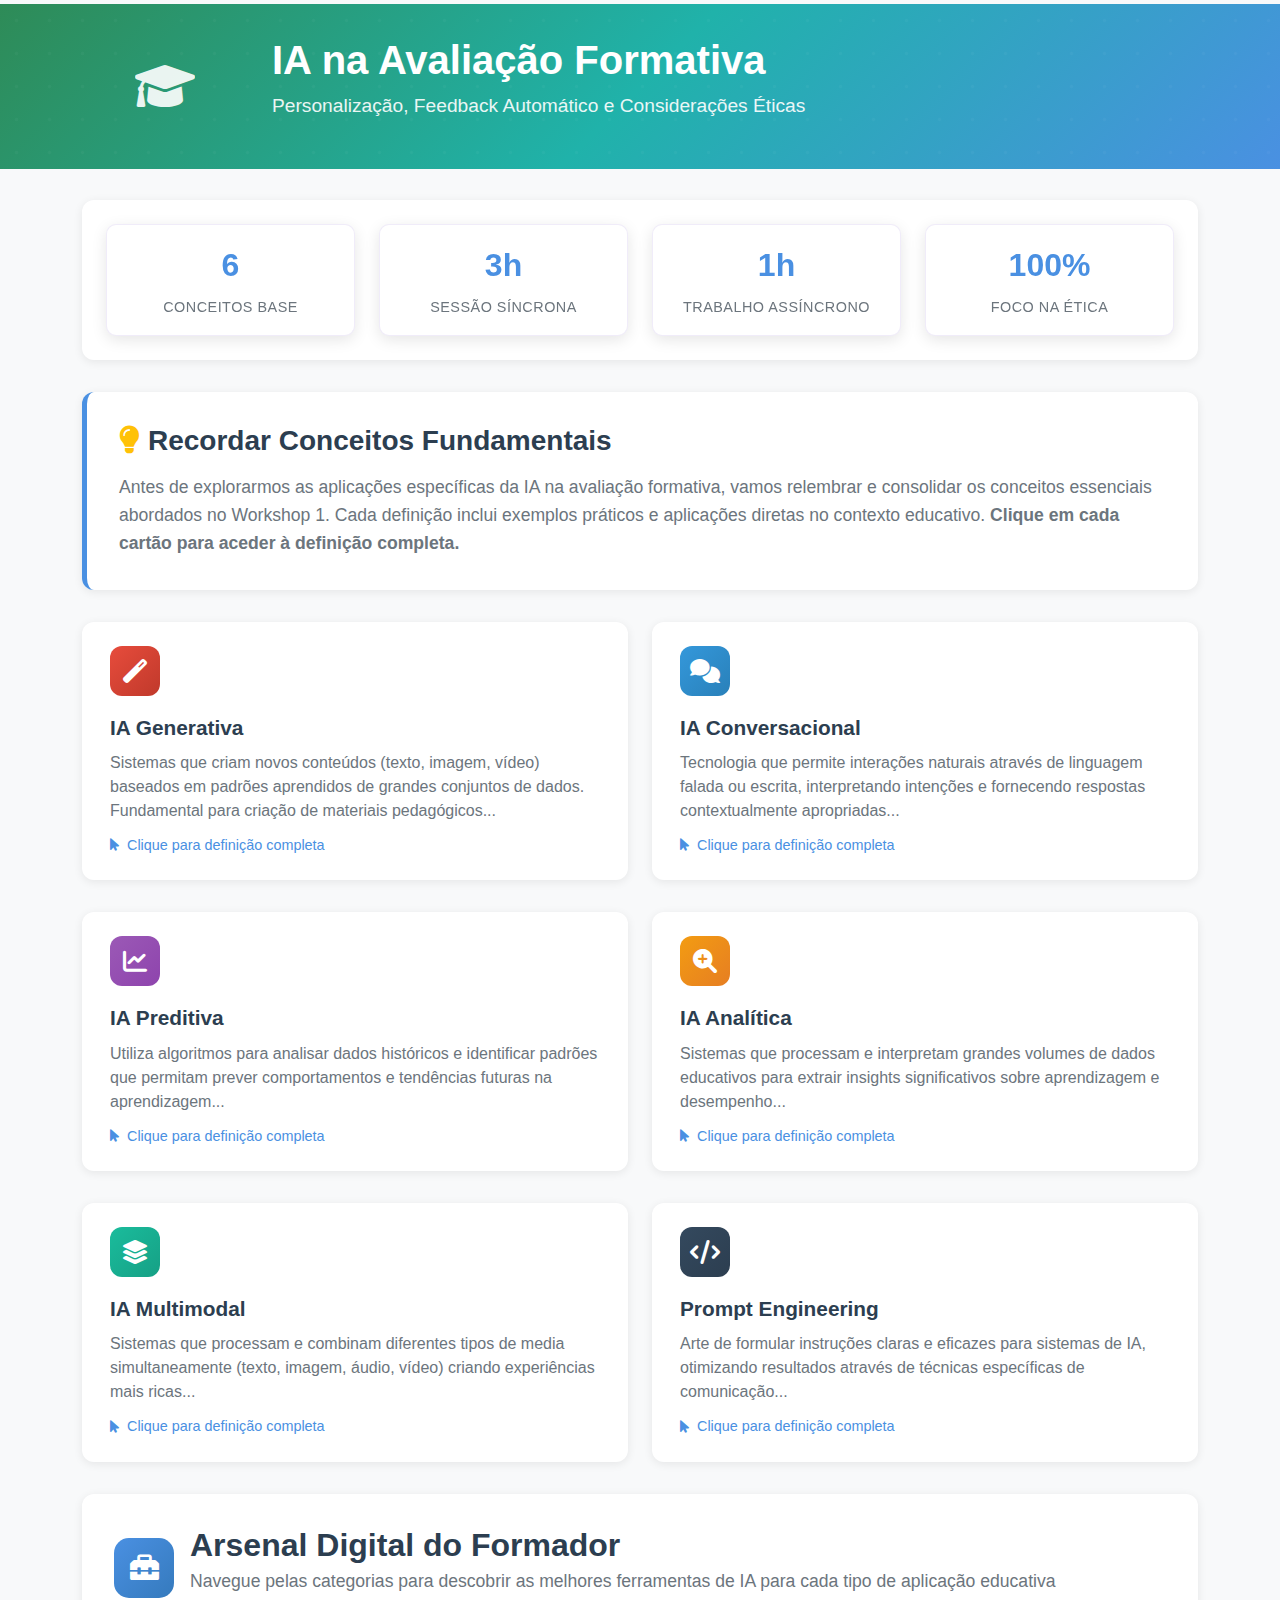
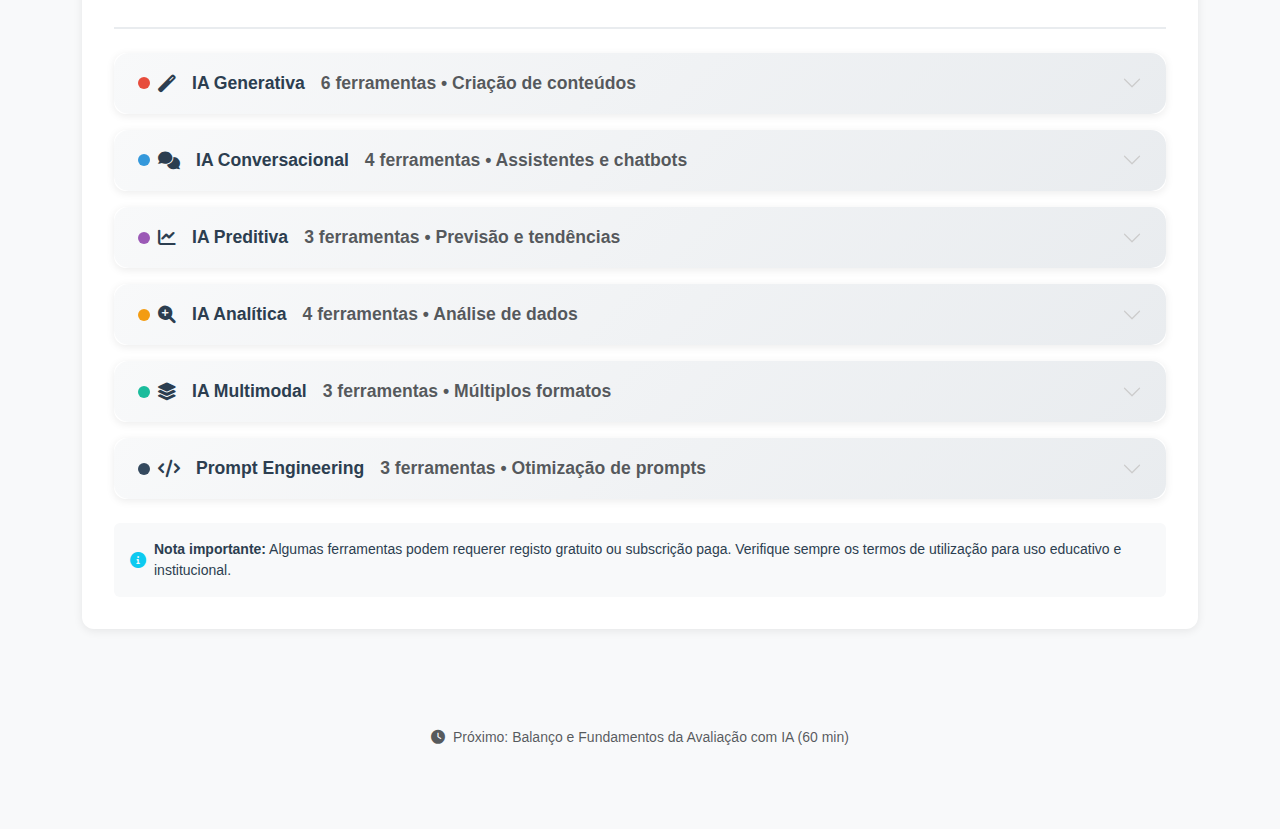
<file: sessao2_00.html>
<!DOCTYPE html>
<html lang="pt">
  <head>
    <meta charset="UTF-8" />
    <meta name="viewport" content="width=device-width, initial-scale=1.0" />
    <title>Workshop 2 - IA na Avaliação Formativa | IEFP</title>

    <!-- Bootstrap CSS -->
    <link
      href="https://cdn.jsdelivr.net/npm/bootstrap@5.3.0/dist/css/bootstrap.min.css"
      rel="stylesheet"
    />
    <link
      rel="stylesheet"
      href="https://cdnjs.cloudflare.com/ajax/libs/font-awesome/6.0.0/css/all.min.css"
    />
    <!-- Custom CSS -->
    <link rel="stylesheet" href="/assets/css/styles.css" />
    <link rel="stylesheet" href="/assets/css/floating_buttons.css" />
    <link rel="stylesheet" href="/assets/css/print.css" />

    <style>
      /* Variáveis CSS alinhadas com o design original */
      :root {
        --primary-color: #2e8b57;
        --secondary-color: #ffb347;
        --accent-color: #4a90e2;
        --text-dark: #2c3e50;
        --bg-light: #f8f9fa;
        --success-color: #28a745;
        --warning-color: #ffc107;
        --danger-color: #dc3545;
        --info-color: #17a2b8;
      }

      body {
        font-family: "Segoe UI", Tahoma, Geneva, Verdana, sans-serif;
        background-color: #f8f9fa;
        color: var(--text-dark);
      }

      /* Header similar ao design original */
      .header-main {
        background: linear-gradient(
          135deg,
          var(--primary-color) 0%,
          #20b2aa 50%,
          var(--accent-color) 100%
        );
        color: white;
        padding: 2rem 0;
        position: relative;
      }

      .header-main h1 {
        font-size: 2.5rem;
        font-weight: 700;
        margin-bottom: 0.5rem;
      }

      .header-main .subtitle {
        font-size: 1.2rem;
        opacity: 0.9;
      }

      /* Cards de definições estilizados */
      .definition-card {
        background: white;
        border: none;
        border-radius: 12px;
        padding: 1.5rem;
        margin-bottom: 1rem;
        cursor: pointer;
        transition: all 0.3s ease;
        box-shadow: 0 2px 10px rgba(0, 0, 0, 0.08);
        border-left: 4px solid transparent;
      }

      .definition-card:hover {
        transform: translateY(-2px);
        box-shadow: 0 8px 25px rgba(0, 0, 0, 0.15);
        border-left-color: var(--accent-color);
      }

      .definition-card.ia-generativa:hover {
        border-left-color: #e74c3c;
      }
      .definition-card.ia-conversacional:hover {
        border-left-color: #3498db;
      }
      .definition-card.ia-preditiva:hover {
        border-left-color: #9b59b6;
      }
      .definition-card.ia-analitica:hover {
        border-left-color: #f39c12;
      }
      .definition-card.multimodal:hover {
        border-left-color: #1abc9c;
      }
      .definition-card.prompt-engineering:hover {
        border-left-color: #34495e;
      }

      .definition-icon {
        width: 50px;
        height: 50px;
        border-radius: 12px;
        display: flex;
        align-items: center;
        justify-content: center;
        font-size: 1.5rem;
        margin-bottom: 1rem;
      }

      .icon-generativa {
        background: linear-gradient(135deg, #e74c3c, #c0392b);
        color: white;
      }
      .icon-conversacional {
        background: linear-gradient(135deg, #3498db, #2980b9);
        color: white;
      }
      .icon-preditiva {
        background: linear-gradient(135deg, #9b59b6, #8e44ad);
        color: white;
      }
      .icon-analitica {
        background: linear-gradient(135deg, #f39c12, #e67e22);
        color: white;
      }
      .icon-multimodal {
        background: linear-gradient(135deg, #1abc9c, #16a085);
        color: white;
      }
      .icon-prompt {
        background: linear-gradient(135deg, #34495e, #2c3e50);
        color: white;
      }

      .definition-title {
        font-size: 1.3rem;
        font-weight: 600;
        margin-bottom: 0.5rem;
        color: var(--text-dark);
      }

      .definition-preview {
        color: #6c757d;
        line-height: 1.5;
        margin-bottom: 0.75rem;
      }

      .click-hint {
        color: var(--accent-color);
        font-size: 0.9rem;
        font-weight: 500;
        display: flex;
        align-items: center;
        gap: 0.5rem;
      }

      /* Modal adaptado ao estilo original */
      .modal-content {
        border-radius: 15px;
        border: none;
        box-shadow: 0 20px 40px rgba(0, 0, 0, 0.2);
      }

      .modal-header {
        background: linear-gradient(
          135deg,
          var(--primary-color),
          var(--accent-color)
        );
        color: white;
        border-radius: 15px 15px 0 0;
        padding: 1.5rem 2rem;
      }

      .modal-header h5 {
        font-size: 1.5rem;
        font-weight: 600;
        margin: 0;
      }

      .modal-body {
        padding: 2rem;
        max-height: 60vh;
        overflow-y: auto;
      }

      .modal-body h6 {
        color: var(--text-dark);
        font-weight: 600;
        margin: 1.5rem 0 0.75rem 0;
      }

      .modal-body ul {
        margin-left: 1rem;
      }

      .modal-body li {
        margin-bottom: 0.5rem;
        line-height: 1.4;
      }

      /* Seção introdutória */
      .intro-section {
        background: white;
        border-radius: 12px;
        padding: 2rem;
        margin-bottom: 2rem;
        box-shadow: 0 2px 10px rgba(0, 0, 0, 0.08);
        border-left: 5px solid var(--accent-color);
      }

      .intro-section h2 {
        color: var(--text-dark);
        font-size: 1.75rem;
        font-weight: 600;
        margin-bottom: 1rem;
      }

      .intro-section p {
        font-size: 1.1rem;
        line-height: 1.6;
        color: #6c757d;
        margin-bottom: 0;
      }

      /* Botão de continuação */
      .continue-section {
        text-align: center;
        padding: 2rem 0;
      }

      .btn-continue {
        background: linear-gradient(135deg, var(--success-color), #20c997);
        color: white;
        border: none;
        padding: 1rem 2rem;
        border-radius: 12px;
        font-size: 1.1rem;
        font-weight: 600;
        transition: all 0.3s ease;
        box-shadow: 0 4px 15px rgba(40, 167, 69, 0.3);
      }

      .btn-continue:hover {
        transform: translateY(-2px);
        box-shadow: 0 8px 25px rgba(40, 167, 69, 0.4);
        color: white;
      }

      /* Stats section similar ao original */
      .stats-section {
        background: white;
        border-radius: 12px;
        padding: 1.5rem;
        margin-bottom: 2rem;
        box-shadow: 0 2px 10px rgba(0, 0, 0, 0.08);
      }

      .stats-card {
        text-align: center;
        padding: 1rem 0;
      }

      .stats-number {
        display: block;
        font-size: 2rem;
        font-weight: 700;
        color: var(--accent-color);
      }

      .stats-label {
        display: block;
        font-size: 0.9rem;
        color: #6c757d;
        margin-top: 0.25rem;
      }

      /* Estilos do Arsenal Digital (Accordion) */
      .arsenal-section {
        background: white;
        border-radius: 12px;
        padding: 2rem;
        margin-bottom: 2rem;
        box-shadow: 0 2px 10px rgba(0, 0, 0, 0.08);
      }

      .arsenal-header {
        display: flex;
        align-items: center;
        margin-bottom: 1.5rem;
        padding-bottom: 1rem;
        border-bottom: 2px solid #e9ecef;
      }

      .arsenal-icon {
        width: 60px;
        height: 60px;
        background: linear-gradient(135deg, var(--accent-color), #357abd);
        border-radius: 15px;
        display: flex;
        align-items: center;
        justify-content: center;
        margin-right: 1rem;
        font-size: 1.8rem;
        color: white;
      }

      .arsenal-title {
        font-size: 2rem;
        font-weight: 700;
        color: var(--text-dark);
        margin: 0;
      }

      .arsenal-subtitle {
        color: #6c757d;
        font-size: 1.1rem;
        margin-top: 0.25rem;
      }

      /* Accordion customizado */
      .accordion-item {
        border: none;
        margin-bottom: 1rem;
        border-radius: 12px;
        overflow: hidden;
        box-shadow: 0 2px 8px rgba(0, 0, 0, 0.08);
      }

      .accordion-button {
        background: linear-gradient(135deg, #f8f9fa, #e9ecef);
        border: none;
        padding: 1.25rem 1.5rem;
        font-weight: 600;
        font-size: 1.1rem;
        color: var(--text-dark);
        border-radius: 12px;
        box-shadow: none;
      }

      .accordion-button:not(.collapsed) {
        background: linear-gradient(135deg, var(--accent-color), #357abd);
        color: white;
        box-shadow: none;
      }

      .accordion-button:focus {
        border: none;
        box-shadow: 0 0 0 3px rgba(74, 144, 226, 0.25);
      }

      .accordion-button::after {
        background-image: url("data:image/svg+xml,%3csvg xmlns='http://www.w3.org/2000/svg' viewBox='0 0 16 16' fill='%23333'%3e%3cpath fill-rule='evenodd' d='M1.646 4.646a.5.5 0 0 1 .708 0L8 10.293l5.646-5.647a.5.5 0 0 1 .708.708l-6 6a.5.5 0 0 1-.708 0l-6-6a.5.5 0 0 1 0-.708z'/%3e%3c/svg%3e");
        filter: invert(1);
      }

      .accordion-button:not(.collapsed)::after {
        background-image: url("data:image/svg+xml,%3csvg xmlns='http://www.w3.org/2000/svg' viewBox='0 0 16 16' fill='white'%3e%3cpath fill-rule='evenodd' d='M1.646 4.646a.5.5 0 0 1 .708 0L8 10.293l5.646-5.647a.5.5 0 0 1 .708.708l-6 6a.5.5 0 0 1-.708 0l-6-6a.5.5 0 0 1 0-.708z'/%3e%3c/svg%3e");
      }

      .accordion-body {
        padding: 1.5rem;
        background: #fafbfc;
      }

      /* Cards de ferramentas dentro do accordion */
      .tool-card {
        background: white;
        border-radius: 10px;
        padding: 1.25rem;
        margin-bottom: 1rem;
        border-left: 4px solid transparent;
        transition: all 0.3s ease;
        cursor: pointer;
      }

      .tool-card:hover {
        transform: translateX(5px);
        box-shadow: 0 4px 15px rgba(0, 0, 0, 0.1);
      }

      .tool-card.generativa {
        border-left-color: #e74c3c;
      }
      .tool-card.conversacional {
        border-left-color: #3498db;
      }
      .tool-card.preditiva {
        border-left-color: #9b59b6;
      }
      .tool-card.analitica {
        border-left-color: #f39c12;
      }
      .tool-card.multimodal {
        border-left-color: #1abc9c;
      }
      .tool-card.prompt {
        border-left-color: #34495e;
      }

      .tool-name {
        font-weight: 600;
        font-size: 1.1rem;
        margin-bottom: 0.5rem;
        color: var(--text-dark);
      }

      .tool-description {
        color: #6c757d;
        margin-bottom: 0.75rem;
        line-height: 1.4;
      }

      .tool-access {
        display: flex;
        justify-content: space-between;
        align-items: center;
      }

      .btn-tool {
        background: linear-gradient(135deg, var(--accent-color), #357abd);
        color: white;
        border: none;
        padding: 0.5rem 1rem;
        border-radius: 8px;
        font-size: 0.9rem;
        font-weight: 500;
        transition: all 0.3s ease;
        text-decoration: none;
      }

      .btn-tool:hover {
        transform: translateY(-2px);
        box-shadow: 0 4px 12px rgba(74, 144, 226, 0.3);
        color: white;
      }

      .btn-modal {
        background: transparent;
        color: var(--accent-color);
        border: 2px solid var(--accent-color);
        padding: 0.5rem 1rem;
        border-radius: 8px;
        font-size: 0.9rem;
        font-weight: 500;
        transition: all 0.3s ease;
      }

      .btn-modal:hover {
        background: var(--accent-color);
        color: white;
      }

      /* Responsividade */
      @media (max-width: 768px) {
        .header-main h1 {
          font-size: 2rem;
        }

        .definition-card {
          padding: 1.25rem;
        }

        .modal-body {
          padding: 1.5rem;
        }

        .arsenal-title {
          font-size: 1.5rem;
        }

        .tool-access {
          flex-direction: column;
          gap: 0.5rem;
        }
      }

      /* Animação de entrada */
      .fade-in {
        animation: fadeIn 0.6s ease-in;
      }

      @keyframes fadeIn {
        from {
          opacity: 0;
          transform: translateY(20px);
        }
        to {
          opacity: 1;
          transform: translateY(0);
        }
      }

      /* Indicador de categoria no accordion */
      .category-indicator {
        display: inline-flex;
        align-items: center;
        gap: 0.5rem;
        margin-right: 1rem;
      }

      .category-dot {
        width: 12px;
        height: 12px;
        border-radius: 50%;
      }

      .dot-generativa {
        background: #e74c3c;
      }
      .dot-conversacional {
        background: #3498db;
      }
      .dot-preditiva {
        background: #9b59b6;
      }
      .dot-analitica {
        background: #f39c12;
      }
      .dot-multimodal {
        background: #1abc9c;
      }
      .dot-prompt {
        background: #34495e;
      }
    </style>
  </head>
  <body>
    <!-- Header -->
    <header class="header-main">
      <div class="container">
        <div class="row align-items-center">
          <div class="col-md-2 text-center">
            <i
              class="fas fa-graduation-cap"
              style="font-size: 3rem; opacity: 0.9"
            ></i>
          </div>
          <div class="col-md-10">
            <h1>IA na Avaliação Formativa</h1>
            <p class="subtitle">
              Personalização, Feedback Automático e Considerações Éticas
            </p>
          </div>
        </div>
      </div>
    </header>

    <main class="container py-5">
      <!-- Seção de Estatísticas -->
      <section class="stats-section">
        <div class="row">
          <div class="col-md-3 col-6">
            <div class="stats-card">
              <span class="stats-number">6</span>
              <span class="stats-label">Conceitos Base</span>
            </div>
          </div>
          <div class="col-md-3 col-6">
            <div class="stats-card">
              <span class="stats-number">3h</span>
              <span class="stats-label">Sessão Síncrona</span>
            </div>
          </div>
          <div class="col-md-3 col-6">
            <div class="stats-card">
              <span class="stats-number">1h</span>
              <span class="stats-label">Trabalho Assíncrono</span>
            </div>
          </div>
          <div class="col-md-3 col-6">
            <div class="stats-card">
              <span class="stats-number">100%</span>
              <span class="stats-label">Foco na Ética</span>
            </div>
          </div>
        </div>
      </section>

      <!-- Seção Introdutória -->
      <div class="intro-section fade-in">
        <h2>
          <i
            class="fas fa-lightbulb me-2"
            style="color: var(--warning-color)"
          ></i
          >Recordar Conceitos Fundamentais
        </h2>
        <p>
          Antes de explorarmos as aplicações específicas da IA na avaliação
          formativa, vamos relembrar e consolidar os conceitos essenciais
          abordados no Workshop 1. Cada definição inclui exemplos práticos e
          aplicações diretas no contexto educativo.
          <strong
            >Clique em cada cartão para aceder à definição completa.</strong
          >
        </p>
      </div>

      <!-- Grid de Definições -->
      <div class="row">
        <div class="col-lg-6 col-md-6 mb-3">
          <div
            class="definition-card ia-generativa fade-in"
            data-bs-toggle="modal"
            data-bs-target="#modalGenerativa"
          >
            <div class="definition-icon icon-generativa">
              <i class="fas fa-magic"></i>
            </div>
            <div class="definition-title">IA Generativa</div>
            <div class="definition-preview">
              Sistemas que criam novos conteúdos (texto, imagem, vídeo) baseados
              em padrões aprendidos de grandes conjuntos de dados. Fundamental
              para criação de materiais pedagógicos...
            </div>
            <div class="click-hint">
              <i class="fas fa-mouse-pointer"></i>
              Clique para definição completa
            </div>
          </div>
        </div>

        <div class="col-lg-6 col-md-6 mb-3">
          <div
            class="definition-card ia-conversacional fade-in"
            data-bs-toggle="modal"
            data-bs-target="#modalConversacional"
          >
            <div class="definition-icon icon-conversacional">
              <i class="fas fa-comments"></i>
            </div>
            <div class="definition-title">IA Conversacional</div>
            <div class="definition-preview">
              Tecnologia que permite interações naturais através de linguagem
              falada ou escrita, interpretando intenções e fornecendo respostas
              contextualmente apropriadas...
            </div>
            <div class="click-hint">
              <i class="fas fa-mouse-pointer"></i>
              Clique para definição completa
            </div>
          </div>
        </div>

        <div class="col-lg-6 col-md-6 mb-3">
          <div
            class="definition-card ia-preditiva fade-in"
            data-bs-toggle="modal"
            data-bs-target="#modalPreditiva"
          >
            <div class="definition-icon icon-preditiva">
              <i class="fas fa-chart-line"></i>
            </div>
            <div class="definition-title">IA Preditiva</div>
            <div class="definition-preview">
              Utiliza algoritmos para analisar dados históricos e identificar
              padrões que permitam prever comportamentos e tendências futuras na
              aprendizagem...
            </div>
            <div class="click-hint">
              <i class="fas fa-mouse-pointer"></i>
              Clique para definição completa
            </div>
          </div>
        </div>

        <div class="col-lg-6 col-md-6 mb-3">
          <div
            class="definition-card ia-analitica fade-in"
            data-bs-toggle="modal"
            data-bs-target="#modalAnalitica"
          >
            <div class="definition-icon icon-analitica">
              <i class="fas fa-search-plus"></i>
            </div>
            <div class="definition-title">IA Analítica</div>
            <div class="definition-preview">
              Sistemas que processam e interpretam grandes volumes de dados
              educativos para extrair insights significativos sobre aprendizagem
              e desempenho...
            </div>
            <div class="click-hint">
              <i class="fas fa-mouse-pointer"></i>
              Clique para definição completa
            </div>
          </div>
        </div>

        <div class="col-lg-6 col-md-6 mb-3">
          <div
            class="definition-card multimodal fade-in"
            data-bs-toggle="modal"
            data-bs-target="#modalMultimodal"
          >
            <div class="definition-icon icon-multimodal">
              <i class="fas fa-layer-group"></i>
            </div>
            <div class="definition-title">IA Multimodal</div>
            <div class="definition-preview">
              Sistemas que processam e combinam diferentes tipos de media
              simultaneamente (texto, imagem, áudio, vídeo) criando experiências
              mais ricas...
            </div>
            <div class="click-hint">
              <i class="fas fa-mouse-pointer"></i>
              Clique para definição completa
            </div>
          </div>
        </div>

        <div class="col-lg-6 col-md-6 mb-3">
          <div
            class="definition-card prompt-engineering fade-in"
            data-bs-toggle="modal"
            data-bs-target="#modalPrompt"
          >
            <div class="definition-icon icon-prompt">
              <i class="fas fa-code"></i>
            </div>
            <div class="definition-title">Prompt Engineering</div>
            <div class="definition-preview">
              Arte de formular instruções claras e eficazes para sistemas de IA,
              otimizando resultados através de técnicas específicas de
              comunicação...
            </div>
            <div class="click-hint">
              <i class="fas fa-mouse-pointer"></i>
              Clique para definição completa
            </div>
          </div>
        </div>
      </div>

      <!-- Arsenal Digital (Accordion de Ferramentas) -->
      <div class="arsenal-section mb-5">
        <div class="arsenal-header">
          <div class="arsenal-icon">
            <i class="fas fa-toolbox"></i>
          </div>
          <div>
            <h2 class="arsenal-title">Arsenal Digital do Formador</h2>
            <p class="arsenal-subtitle">
              Navegue pelas categorias para descobrir as melhores ferramentas de
              IA para cada tipo de aplicação educativa
            </p>
          </div>
        </div>

        <div class="accordion" id="arsenalAccordion">
          <!-- IA Generativa -->
          <div class="accordion-item">
            <h3 class="accordion-header" id="headingGenerativa">
              <button
                class="accordion-button collapsed"
                type="button"
                data-bs-toggle="collapse"
                data-bs-target="#collapseGenerativa"
                aria-expanded="false"
                aria-controls="collapseGenerativa"
              >
                <div class="category-indicator">
                  <div class="category-dot dot-generativa"></div>
                  <i class="fas fa-magic me-2"></i>
                  IA Generativa
                </div>
                <span class="text-muted"
                  >6 ferramentas • Criação de conteúdos</span
                >
              </button>
            </h3>
            <div
              id="collapseGenerativa"
              class="accordion-collapse collapse"
              aria-labelledby="headingGenerativa"
              data-bs-parent="#arsenalAccordion"
            >
              <div class="accordion-body">
                <div class="mb-3">
                  <button
                    class="btn btn-modal mb-3"
                    data-bs-toggle="modal"
                    data-bs-target="#modalToolsGenerativa"
                  >
                    <i class="fas fa-info-circle me-2"></i>Ver detalhes sobre IA
                    Generativa
                  </button>
                </div>

                <div class="row">
                  <div class="col-md-6 mb-3">
                    <div class="tool-card generativa">
                      <div class="tool-name">ChatGPT</div>
                      <div class="tool-description">
                        Modelo de linguagem conversacional da OpenAI para
                        criação de textos, exercícios e explicações
                      </div>
                      <div class="tool-access">
                        <small class="text-muted">OpenAI • Freemium</small>
                        <a
                          href="https://chat.openai.com"
                          target="_blank"
                          class="btn-tool"
                        >
                          <i class="fas fa-external-link-alt me-1"></i>Aceder
                        </a>
                      </div>
                    </div>
                  </div>

                  <div class="col-md-6 mb-3">
                    <div class="tool-card generativa">
                      <div class="tool-name">Claude</div>
                      <div class="tool-description">
                        Assistente IA da Anthropic especializado em tarefas
                        complexas e análise de documentos
                      </div>
                      <div class="tool-access">
                        <small class="text-muted">Anthropic • Freemium</small>
                        <a
                          href="https://claude.ai"
                          target="_blank"
                          class="btn-tool"
                        >
                          <i class="fas fa-external-link-alt me-1"></i>Aceder
                        </a>
                      </div>
                    </div>
                  </div>

                  <div class="col-md-6 mb-3">
                    <div class="tool-card generativa">
                      <div class="tool-name">Gemini</div>
                      <div class="tool-description">
                        IA multimodal do Google (ex-Bard) integrada com
                        workspace
                      </div>
                      <div class="tool-access">
                        <small class="text-muted">Google • Gratuito</small>
                        <a
                          href="https://gemini.google.com"
                          target="_blank"
                          class="btn-tool"
                        >
                          <i class="fas fa-external-link-alt me-1"></i>Aceder
                        </a>
                      </div>
                    </div>
                  </div>

                  <div class="col-md-6 mb-3">
                    <div class="tool-card generativa">
                      <div class="tool-name">DALL-E 3</div>
                      <div class="tool-description">
                        Geração de imagens a partir de descrições textuais para
                        materiais visuais
                      </div>
                      <div class="tool-access">
                        <small class="text-muted">OpenAI • Pago</small>
                        <a
                          href="https://labs.openai.com"
                          target="_blank"
                          class="btn-tool"
                        >
                          <i class="fas fa-external-link-alt me-1"></i>Aceder
                        </a>
                      </div>
                    </div>
                  </div>

                  <div class="col-md-6 mb-3">
                    <div class="tool-card generativa">
                      <div class="tool-name">Canva AI</div>
                      <div class="tool-description">
                        Design assistido por IA integrado para criação de
                        materiais visuais educativos
                      </div>
                      <div class="tool-access">
                        <small class="text-muted">Canva • Freemium</small>
                        <a
                          href="https://www.canva.com/ai"
                          target="_blank"
                          class="btn-tool"
                        >
                          <i class="fas fa-external-link-alt me-1"></i>Aceder
                        </a>
                      </div>
                    </div>
                  </div>

                  <div class="col-md-6 mb-3">
                    <div class="tool-card generativa">
                      <div class="tool-name">Synthesia</div>
                      <div class="tool-description">
                        Criação de vídeos educativos com avatares IA que falam
                        em português
                      </div>
                      <div class="tool-access">
                        <small class="text-muted">Synthesia • Pago</small>
                        <a
                          href="https://www.synthesia.io"
                          target="_blank"
                          class="btn-tool"
                        >
                          <i class="fas fa-external-link-alt me-1"></i>Aceder
                        </a>
                      </div>
                    </div>
                  </div>
                </div>
              </div>
            </div>
          </div>

          <!-- IA Conversacional -->
          <div class="accordion-item">
            <h3 class="accordion-header" id="headingConversacional">
              <button
                class="accordion-button collapsed"
                type="button"
                data-bs-toggle="collapse"
                data-bs-target="#collapseConversacional"
                aria-expanded="false"
                aria-controls="collapseConversacional"
              >
                <div class="category-indicator">
                  <div class="category-dot dot-conversacional"></div>
                  <i class="fas fa-comments me-2"></i>
                  IA Conversacional
                </div>
                <span class="text-muted"
                  >4 ferramentas • Assistentes e chatbots</span
                >
              </button>
            </h3>
            <div
              id="collapseConversacional"
              class="accordion-collapse collapse"
              aria-labelledby="headingConversacional"
              data-bs-parent="#arsenalAccordion"
            >
              <div class="accordion-body">
                <div class="mb-3">
                  <button
                    class="btn btn-modal mb-3"
                    data-bs-toggle="modal"
                    data-bs-target="#modalToolsConversacional"
                  >
                    <i class="fas fa-info-circle me-2"></i>Ver detalhes sobre IA
                    Conversacional
                  </button>
                </div>

                <div class="row">
                  <div class="col-md-6 mb-3">
                    <div class="tool-card conversacional">
                      <div class="tool-name">Microsoft Copilot</div>
                      <div class="tool-description">
                        Assistente IA integrado no Windows e Office 365,
                        disponível na conta IEFP
                      </div>
                      <div class="tool-access">
                        <small class="text-muted"
                          >Microsoft • Incluído IEFP</small
                        >
                        <a
                          href="https://copilot.microsoft.com"
                          target="_blank"
                          class="btn-tool"
                        >
                          <i class="fas fa-external-link-alt me-1"></i>Aceder
                        </a>
                      </div>
                    </div>
                  </div>

                  <div class="col-md-6 mb-3">
                    <div class="tool-card conversacional">
                      <div class="tool-name">Character.AI</div>
                      <div class="tool-description">
                        Criação de personagens IA especializados para simulações
                        educativas
                      </div>
                      <div class="tool-access">
                        <small class="text-muted"
                          >Character.AI • Freemium</small
                        >
                        <a
                          href="https://character.ai"
                          target="_blank"
                          class="btn-tool"
                        >
                          <i class="fas fa-external-link-alt me-1"></i>Aceder
                        </a>
                      </div>
                    </div>
                  </div>

                  <div class="col-md-6 mb-3">
                    <div class="tool-card conversacional">
                      <div class="tool-name">Replika</div>
                      <div class="tool-description">
                        Companheiro IA para conversação e prática de diálogo em
                        contextos seguros
                      </div>
                      <div class="tool-access">
                        <small class="text-muted">Luka • Freemium</small>
                        <a
                          href="https://replika.com"
                          target="_blank"
                          class="btn-tool"
                        >
                          <i class="fas fa-external-link-alt me-1"></i>Aceder
                        </a>
                      </div>
                    </div>
                  </div>

                  <div class="col-md-6 mb-3">
                    <div class="tool-card conversacional">
                      <div class="tool-name">Chatbase</div>
                      <div class="tool-description">
                        Criação de chatbots personalizados baseados nos seus
                        próprios documentos
                      </div>
                      <div class="tool-access">
                        <small class="text-muted">Chatbase • Freemium</small>
                        <a
                          href="https://www.chatbase.co"
                          target="_blank"
                          class="btn-tool"
                        >
                          <i class="fas fa-external-link-alt me-1"></i>Aceder
                        </a>
                      </div>
                    </div>
                  </div>
                </div>
              </div>
            </div>
          </div>

          <!-- IA Preditiva -->
          <div class="accordion-item">
            <h3 class="accordion-header" id="headingPreditiva">
              <button
                class="accordion-button collapsed"
                type="button"
                data-bs-toggle="collapse"
                data-bs-target="#collapsePreditiva"
                aria-expanded="false"
                aria-controls="collapsePreditiva"
              >
                <div class="category-indicator">
                  <div class="category-dot dot-preditiva"></div>
                  <i class="fas fa-chart-line me-2"></i>
                  IA Preditiva
                </div>
                <span class="text-muted"
                  >3 ferramentas • Previsão e tendências</span
                >
              </button>
            </h3>
            <div
              id="collapsePreditiva"
              class="accordion-collapse collapse"
              aria-labelledby="headingPreditiva"
              data-bs-parent="#arsenalAccordion"
            >
              <div class="accordion-body">
                <div class="mb-3">
                  <button
                    class="btn btn-modal mb-3"
                    data-bs-toggle="modal"
                    data-bs-target="#modalToolsPreditiva"
                  >
                    <i class="fas fa-info-circle me-2"></i>Ver detalhes sobre IA
                    Preditiva
                  </button>
                </div>

                <div class="row">
                  <div class="col-md-6 mb-3">
                    <div class="tool-card preditiva">
                      <div class="tool-name">Google Analytics Intelligence</div>
                      <div class="tool-description">
                        Insights preditivos sobre comportamento de utilizadores
                        em plataformas web educativas
                      </div>
                      <div class="tool-access">
                        <small class="text-muted">Google • Gratuito</small>
                        <a
                          href="https://analytics.google.com"
                          target="_blank"
                          class="btn-tool"
                        >
                          <i class="fas fa-external-link-alt me-1"></i>Aceder
                        </a>
                      </div>
                    </div>
                  </div>

                  <div class="col-md-6 mb-3">
                    <div class="tool-card preditiva">
                      <div class="tool-name">IBM Watson Analytics</div>
                      <div class="tool-description">
                        Plataforma de analytics preditivos para análise avançada
                        de dados educativos
                      </div>
                      <div class="tool-access">
                        <small class="text-muted">IBM • Empresarial</small>
                        <a
                          href="https://www.ibm.com/watson"
                          target="_blank"
                          class="btn-tool"
                        >
                          <i class="fas fa-external-link-alt me-1"></i>Aceder
                        </a>
                      </div>
                    </div>
                  </div>

                  <div class="col-md-6 mb-3">
                    <div class="tool-card preditiva">
                      <div class="tool-name">Coursera Analytics</div>
                      <div class="tool-description">
                        Previsão de sucesso em cursos online e identificação de
                        padrões de abandono
                      </div>
                      <div class="tool-access">
                        <small class="text-muted"
                          >Coursera • Institucional</small
                        >
                        <a
                          href="https://www.coursera.org"
                          target="_blank"
                          class="btn-tool"
                        >
                          <i class="fas fa-external-link-alt me-1"></i>Aceder
                        </a>
                      </div>
                    </div>
                  </div>
                </div>
              </div>
            </div>
          </div>

          <!-- IA Analítica -->
          <div class="accordion-item">
            <h3 class="accordion-header" id="headingAnalitica">
              <button
                class="accordion-button collapsed"
                type="button"
                data-bs-toggle="collapse"
                data-bs-target="#collapseAnalitica"
                aria-expanded="false"
                aria-controls="collapseAnalitica"
              >
                <div class="category-indicator">
                  <div class="category-dot dot-analitica"></div>
                  <i class="fas fa-search-plus me-2"></i>
                  IA Analítica
                </div>
                <span class="text-muted">4 ferramentas • Análise de dados</span>
              </button>
            </h3>
            <div
              id="collapseAnalitica"
              class="accordion-collapse collapse"
              aria-labelledby="headingAnalitica"
              data-bs-parent="#arsenalAccordion"
            >
              <div class="accordion-body">
                <div class="mb-3">
                  <button
                    class="btn btn-modal mb-3"
                    data-bs-toggle="modal"
                    data-bs-target="#modalToolsAnalitica"
                  >
                    <i class="fas fa-info-circle me-2"></i>Ver detalhes sobre IA
                    Analítica
                  </button>
                </div>

                <div class="row">
                  <div class="col-md-6 mb-3">
                    <div class="tool-card analitica">
                      <div class="tool-name">Moodle Analytics</div>
                      <div class="tool-description">
                        Learning analytics integrados no LMS para análise de
                        comportamento dos formandos
                      </div>
                      <div class="tool-access">
                        <small class="text-muted">Moodle • Incluído</small>
                        <a
                          href="https://moodle.org/analytics"
                          target="_blank"
                          class="btn-tool"
                        >
                          <i class="fas fa-external-link-alt me-1"></i>Aceder
                        </a>
                      </div>
                    </div>
                  </div>

                  <div class="col-md-6 mb-3">
                    <div class="tool-card analitica">
                      <div class="tool-name">Canvas Analytics</div>
                      <div class="tool-description">
                        Dashboards interativos de desempenho estudantil com
                        insights automáticos
                      </div>
                      <div class="tool-access">
                        <small class="text-muted">Instructure • LMS</small>
                        <a
                          href="https://www.instructure.com/canvas"
                          target="_blank"
                          class="btn-tool"
                        >
                          <i class="fas fa-external-link-alt me-1"></i>Aceder
                        </a>
                      </div>
                    </div>
                  </div>

                  <div class="col-md-6 mb-3">
                    <div class="tool-card analitica">
                      <div class="tool-name">Tableau Education</div>
                      <div class="tool-description">
                        Visualização avançada de dados educativos com
                        storytelling automático
                      </div>
                      <div class="tool-access">
                        <small class="text-muted">Tableau • Educacional</small>
                        <a
                          href="https://www.tableau.com/academic"
                          target="_blank"
                          class="btn-tool"
                        >
                          <i class="fas fa-external-link-alt me-1"></i>Aceder
                        </a>
                      </div>
                    </div>
                  </div>

                  <div class="col-md-6 mb-3">
                    <div class="tool-card analitica">
                      <div class="tool-name">Brightspace Insights</div>
                      <div class="tool-description">
                        Analytics preditivos integrados em LMS com alertas de
                        risco automáticos
                      </div>
                      <div class="tool-access">
                        <small class="text-muted">D2L • LMS Premium</small>
                        <a
                          href="https://www.d2l.com/products/insights"
                          target="_blank"
                          class="btn-tool"
                        >
                          <i class="fas fa-external-link-alt me-1"></i>Aceder
                        </a>
                      </div>
                    </div>
                  </div>
                </div>
              </div>
            </div>
          </div>

          <!-- IA Multimodal -->
          <div class="accordion-item">
            <h3 class="accordion-header" id="headingMultimodal">
              <button
                class="accordion-button collapsed"
                type="button"
                data-bs-toggle="collapse"
                data-bs-target="#collapseMultimodal"
                aria-expanded="false"
                aria-controls="collapseMultimodal"
              >
                <div class="category-indicator">
                  <div class="category-dot dot-multimodal"></div>
                  <i class="fas fa-layer-group me-2"></i>
                  IA Multimodal
                </div>
                <span class="text-muted"
                  >3 ferramentas • Múltiplos formatos</span
                >
              </button>
            </h3>
            <div
              id="collapseMultimodal"
              class="accordion-collapse collapse"
              aria-labelledby="headingMultimodal"
              data-bs-parent="#arsenalAccordion"
            >
              <div class="accordion-body">
                <div class="mb-3">
                  <button
                    class="btn btn-modal mb-3"
                    data-bs-toggle="modal"
                    data-bs-target="#modalToolsMultimodal"
                  >
                    <i class="fas fa-info-circle me-2"></i>Ver detalhes sobre IA
                    Multimodal
                  </button>
                </div>

                <div class="row">
                  <div class="col-md-6 mb-3">
                    <div class="tool-card multimodal">
                      <div class="tool-name">GPT-4 Vision</div>
                      <div class="tool-description">
                        Análise e geração combinada de texto e imagem para
                        materiais educativos ricos
                      </div>
                      <div class="tool-access">
                        <small class="text-muted">OpenAI • Premium</small>
                        <a
                          href="https://chat.openai.com"
                          target="_blank"
                          class="btn-tool"
                        >
                          <i class="fas fa-external-link-alt me-1"></i>Aceder
                        </a>
                      </div>
                    </div>
                  </div>

                  <div class="col-md-6 mb-3">
                    <div class="tool-card multimodal">
                      <div class="tool-name">Claude 3 Vision</div>
                      <div class="tool-description">
                        Processamento avançado multimodal com análise profunda
                        de documentos e imagens
                      </div>
                      <div class="tool-access">
                        <small class="text-muted">Anthropic • Premium</small>
                        <a
                          href="https://claude.ai"
                          target="_blank"
                          class="btn-tool"
                        >
                          <i class="fas fa-external-link-alt me-1"></i>Aceder
                        </a>
                      </div>
                    </div>
                  </div>

                  <div class="col-md-6 mb-3">
                    <div class="tool-card multimodal">
                      <div class="tool-name">Runway ML</div>
                      <div class="tool-description">
                        Criação e edição de vídeo assistida por IA para
                        conteúdos educativos dinâmicos
                      </div>
                      <div class="tool-access">
                        <small class="text-muted">Runway • Freemium</small>
                        <a
                          href="https://runwayml.com"
                          target="_blank"
                          class="btn-tool"
                        >
                          <i class="fas fa-external-link-alt me-1"></i>Aceder
                        </a>
                      </div>
                    </div>
                  </div>
                </div>
              </div>
            </div>
          </div>

          <!-- Prompt Engineering -->
          <div class="accordion-item">
            <h3 class="accordion-header" id="headingPrompt">
              <button
                class="accordion-button collapsed"
                type="button"
                data-bs-toggle="collapse"
                data-bs-target="#collapsePrompt"
                aria-expanded="false"
                aria-controls="collapsePrompt"
              >
                <div class="category-indicator">
                  <div class="category-dot dot-prompt"></div>
                  <i class="fas fa-code me-2"></i>
                  Prompt Engineering
                </div>
                <span class="text-muted"
                  >3 ferramentas • Otimização de prompts</span
                >
              </button>
            </h3>
            <div
              id="collapsePrompt"
              class="accordion-collapse collapse"
              aria-labelledby="headingPrompt"
              data-bs-parent="#arsenalAccordion"
            >
              <div class="accordion-body">
                <div class="mb-3">
                  <button
                    class="btn btn-modal mb-3"
                    data-bs-toggle="modal"
                    data-bs-target="#modalToolsPrompt"
                  >
                    <i class="fas fa-info-circle me-2"></i>Ver detalhes sobre
                    Prompt Engineering
                  </button>
                </div>

                <div class="row">
                  <div class="col-md-6 mb-3">
                    <div class="tool-card prompt">
                      <div class="tool-name">PromptBase</div>
                      <div class="tool-description">
                        Marketplace de prompts otimizados com templates
                        específicos para educação
                      </div>
                      <div class="tool-access">
                        <small class="text-muted"
                          >PromptBase • Marketplace</small
                        >
                        <a
                          href="https://promptbase.com"
                          target="_blank"
                          class="btn-tool"
                        >
                          <i class="fas fa-external-link-alt me-1"></i>Aceder
                        </a>
                      </div>
                    </div>
                  </div>

                  <div class="col-md-6 mb-3">
                    <div class="tool-card prompt">
                      <div class="tool-name">FlowGPT</div>
                      <div class="tool-description">
                        Comunidade de prompts e workflows colaborativos para
                        casos educativos
                      </div>
                      <div class="tool-access">
                        <small class="text-muted">FlowGPT • Gratuito</small>
                        <a
                          href="https://flowgpt.com"
                          target="_blank"
                          class="btn-tool"
                        >
                          <i class="fas fa-external-link-alt me-1"></i>Aceder
                        </a>
                      </div>
                    </div>
                  </div>

                  <div class="col-md-6 mb-3">
                    <div class="tool-card prompt">
                      <div class="tool-name">Anthropic Workbench</div>
                      <div class="tool-description">
                        Ambiente de desenvolvimento profissional para teste e
                        refinamento de prompts
                      </div>
                      <div class="tool-access">
                        <small class="text-muted"
                          >Anthropic • Desenvolvedores</small
                        >
                        <a
                          href="https://console.anthropic.com"
                          target="_blank"
                          class="btn-tool"
                        >
                          <i class="fas fa-external-link-alt me-1"></i>Aceder
                        </a>
                      </div>
                    </div>
                  </div>
                </div>
              </div>
            </div>
          </div>
        </div>

        <div class="mt-4 p-3 bg-light rounded">
          <div class="d-flex align-items-center">
            <i class="fas fa-info-circle text-info me-2"></i>
            <small>
              <strong>Nota importante:</strong> Algumas ferramentas podem
              requerer registo gratuito ou subscrição paga. Verifique sempre os
              termos de utilização para uso educativo e institucional.
            </small>
          </div>
        </div>
      </div>

      <!-- Seção de Continuação -->
      <div class="continue-section">
        <div class="mt-3 text-muted">
          <small>
            <i class="fas fa-clock me-1"></i>
            Próximo: Balanço e Fundamentos da Avaliação com IA (60 min)
          </small>
        </div>
      </div>
    </main>

    <!-- Modais das Definições (mantidos do original) -->
    <!-- Modal IA Generativa -->
    <div
      class="modal fade"
      id="modalGenerativa"
      tabindex="-1"
      aria-hidden="true"
    >
      <div class="modal-dialog modal-lg modal-dialog-scrollable">
        <div class="modal-content">
          <div class="modal-header">
            <h5><i class="fas fa-magic me-2"></i>IA Generativa</h5>
            <button
              type="button"
              class="btn-close btn-close-white"
              data-bs-dismiss="modal"
            ></button>
          </div>
          <div class="modal-body">
            <p>
              <strong>Definição:</strong> A Inteligência Artificial Generativa
              refere-se a sistemas que podem criar novos conteúdos (texto,
              imagens, áudio, vídeo) baseados em padrões aprendidos a partir de
              grandes conjuntos de dados.
            </p>
            <h6>Características Principais</h6>
            <ul>
              <li>
                <strong>Criatividade artificial:</strong> Gera conteúdo original
                mas baseado em padrões existentes
              </li>
              <li>
                <strong>Versatilidade:</strong> Pode produzir diferentes tipos
                de media
              </li>
              <li>
                <strong>Personalização:</strong> Adapta-se a instruções
                específicas do utilizador
              </li>
              <li>
                <strong>Escalabilidade:</strong> Produz grande volume de
                conteúdo rapidamente
              </li>
            </ul>
            <h6>Aplicações na Formação</h6>
            <ul>
              <li>Criação de materiais pedagógicos personalizados</li>
              <li>
                Desenvolvimento de exercícios e atividades adaptadas ao contexto
              </li>
              <li>Geração de estudos de caso contextualizados</li>
              <li>Produção de conteúdo multimédia educativo</li>
            </ul>
          </div>
        </div>
      </div>
    </div>

    <!-- Novos Modais para Ferramentas por Categoria -->
    <!-- Modal Ferramentas Generativas -->
    <div
      class="modal fade"
      id="modalToolsGenerativa"
      tabindex="-1"
      aria-hidden="true"
    >
      <div class="modal-dialog modal-xl modal-dialog-scrollable">
        <div class="modal-content">
          <div
            class="modal-header"
            style="background: linear-gradient(135deg, #e74c3c, #c0392b)"
          >
            <h5>
              <i class="fas fa-magic me-2"></i>Ferramentas de IA Generativa para
              Formadores
            </h5>
            <button
              type="button"
              class="btn-close btn-close-white"
              data-bs-dismiss="modal"
            ></button>
          </div>
          <div class="modal-body">
            <div class="alert alert-info">
              <i class="fas fa-lightbulb me-2"></i>
              <strong>Dica:</strong> Comece sempre pela versão gratuita das
              ferramentas para testar adequação ao seu contexto educativo.
            </div>

            <h6>ChatGPT - O Assistente Versátil</h6>
            <div class="row mb-4">
              <div class="col-md-8">
                <p>
                  <strong>Ideal para:</strong> Criação de textos, exercícios,
                  explicações simplificadas e planos de aula
                </p>
                <p><strong>Pontos fortes:</strong></p>
                <ul>
                  <li>Interface simples e intuitiva</li>
                  <li>Responde em português com qualidade</li>
                  <li>Versão gratuita robusta (GPT-3.5)</li>
                  <li>Excelente para brainstorming educativo</li>
                </ul>
              </div>
              <div class="col-md-4">
                <div class="bg-light p-3 rounded">
                  <h6>Exemplo de Uso</h6>
                  <small
                    ><em
                      >"Cria 5 exercícios práticos sobre Excel básico para
                      formandos iniciantes, incluindo soluções
                      passo-a-passo"</em
                    ></small
                  >
                </div>
              </div>
            </div>

            <h6>Claude - O Especialista em Análise</h6>
            <div class="row mb-4">
              <div class="col-md-8">
                <p>
                  <strong>Ideal para:</strong> Análise de documentos, feedback
                  detalhado e tarefas complexas
                </p>
                <p><strong>Pontos fortes:</strong></p>
                <ul>
                  <li>Excelente para análise de textos longos</li>
                  <li>Feedback mais estruturado e detalhado</li>
                  <li>Melhor compreensão de contexto</li>
                  <li>Adequado para correção de trabalhos</li>
                </ul>
              </div>
              <div class="col-md-4">
                <div class="bg-light p-3 rounded">
                  <h6>Exemplo de Uso</h6>
                  <small
                    ><em
                      >"Analisa este relatório de formando e fornece feedback
                      construtivo sobre estrutura, conteúdo e áreas de
                      melhoria"</em
                    ></small
                  >
                </div>
              </div>
            </div>

            <h6>Escolher a Ferramenta Certa</h6>
            <div class="table-responsive">
              <table class="table table-sm">
                <thead>
                  <tr>
                    <th>Necessidade</th>
                    <th>ChatGPT</th>
                    <th>Claude</th>
                    <th>Gemini</th>
                  </tr>
                </thead>
                <tbody>
                  <tr>
                    <td>Criação rápida de conteúdo</td>
                    <td><i class="fas fa-check text-success"></i></td>
                    <td><i class="fas fa-check text-success"></i></td>
                    <td><i class="fas fa-check text-success"></i></td>
                  </tr>
                  <tr>
                    <td>Análise de documentos longos</td>
                    <td><i class="fas fa-times text-danger"></i></td>
                    <td><i class="fas fa-check text-success"></i></td>
                    <td><i class="fas fa-minus text-warning"></i></td>
                  </tr>
                  <tr>
                    <td>Integração com Google Workspace</td>
                    <td><i class="fas fa-times text-danger"></i></td>
                    <td><i class="fas fa-times text-danger"></i></td>
                    <td><i class="fas fa-check text-success"></i></td>
                  </tr>
                  <tr>
                    <td>Versão gratuita robusta</td>
                    <td><i class="fas fa-check text-success"></i></td>
                    <td><i class="fas fa-minus text-warning"></i></td>
                    <td><i class="fas fa-check text-success"></i></td>
                  </tr>
                </tbody>
              </table>
            </div>
          </div>
        </div>
      </div>
    </div>

    <!-- Modal Ferramentas Conversacionais -->
    <div
      class="modal fade"
      id="modalToolsConversacional"
      tabindex="-1"
      aria-hidden="true"
    >
      <div class="modal-dialog modal-xl modal-dialog-scrollable">
        <div class="modal-content">
          <div
            class="modal-header"
            style="background: linear-gradient(135deg, #3498db, #2980b9)"
          >
            <h5>
              <i class="fas fa-comments me-2"></i>Ferramentas de IA
              Conversacional para Formadores
            </h5>
            <button
              type="button"
              class="btn-close btn-close-white"
              data-bs-dismiss="modal"
            ></button>
          </div>
          <div class="modal-body">
            <div class="alert alert-success">
              <i class="fas fa-star me-2"></i>
              <strong>Destaque IEFP:</strong> Microsoft Copilot está incluído na
              vossa conta institucional - aproveitem esta vantagem!
            </div>

            <h6>Microsoft Copilot - A Escolha Institucional</h6>
            <div class="row mb-4">
              <div class="col-md-8">
                <p>
                  <strong>Ideal para:</strong> Integração total com ferramentas
                  IEFP (Teams, Outlook, Office)
                </p>
                <p><strong>Pontos fortes:</strong></p>
                <ul>
                  <li>Já disponível na conta IEFP</li>
                  <li>Integração nativa com documentos existentes</li>
                  <li>Segurança e privacidade institucional</li>
                  <li>Suporte em português otimizado</li>
                </ul>
              </div>
              <div class="col-md-4">
                <div class="bg-light p-3 rounded">
                  <h6>Como Aceder</h6>
                  <small>
                    1. Abrir Teams ou Outlook<br />
                    2. Procurar ícone Copilot<br />
                    3. Começar conversa em português
                  </small>
                </div>
              </div>
            </div>

            <h6>Character.AI - Simulações Educativas</h6>
            <div class="row mb-4">
              <div class="col-md-8">
                <p>
                  <strong>Ideal para:</strong> Role-plays, simulações e
                  personagens educativos especializados
                </p>
                <p><strong>Aplicações práticas:</strong></p>
                <ul>
                  <li>Simulador de entrevistas de emprego</li>
                  <li>Personagem histórica para aulas de história</li>
                  <li>Cliente virtual para treino de atendimento</li>
                  <li>Mentor especializado por área profissional</li>
                </ul>
              </div>
              <div class="col-md-4">
                <div class="bg-light p-3 rounded">
                  <h6>Exemplo de Personagem</h6>
                  <small
                    ><em
                      >"Recrutador experiente em hotelaria que conduz
                      entrevistas realistas para formandos de turismo"</em
                    ></small
                  >
                </div>
              </div>
            </div>

            <h6>Chatbase - Chatbots Personalizados</h6>
            <div class="row mb-4">
              <div class="col-md-8">
                <p>
                  <strong>Ideal para:</strong> Criar assistentes baseados nos
                  vossos próprios manuais e materiais
                </p>
                <p><strong>Processo:</strong></p>
                <ol>
                  <li>Upload dos vossos documentos formativos</li>
                  <li>A IA aprende o conteúdo específico</li>
                  <li>Formandos fazem perguntas 24/7</li>
                  <li>Respostas baseadas nos vossos materiais</li>
                </ol>
              </div>
              <div class="col-md-4">
                <div class="bg-light p-3 rounded">
                  <h6>Caso de Uso</h6>
                  <small
                    ><em
                      >"Chatbot que responde sobre regulamentação de segurança
                      no trabalho baseado nos manuais IEFP"</em
                    ></small
                  >
                </div>
              </div>
            </div>

            <h6>Quando Usar Cada Ferramenta</h6>
            <div class="table-responsive">
              <table class="table table-sm">
                <thead>
                  <tr>
                    <th>Cenário</th>
                    <th>Ferramenta Recomendada</th>
                    <th>Justificação</th>
                  </tr>
                </thead>
                <tbody>
                  <tr>
                    <td>Apoio administrativo rápido</td>
                    <td>Microsoft Copilot</td>
                    <td>Integração com sistemas IEFP</td>
                  </tr>
                  <tr>
                    <td>Simulações de trabalho</td>
                    <td>Character.AI</td>
                    <td>Personagens específicos e consistentes</td>
                  </tr>
                  <tr>
                    <td>FAQ automatizado</td>
                    <td>Chatbase</td>
                    <td>Conhecimento dos vossos materiais</td>
                  </tr>
                  <tr>
                    <td>Prática de conversação</td>
                    <td>Replika</td>
                    <td>Conversas naturais e pacientes</td>
                  </tr>
                </tbody>
              </table>
            </div>

            <div class="alert alert-warning">
              <i class="fas fa-exclamation-triangle me-2"></i>
              <strong>Cuidado:</strong> IA conversacional não substitui
              interação humana. Use como complemento, não substituto.
            </div>
          </div>
        </div>
      </div>
    </div>

    <!-- Modal Ferramentas Preditivas -->
    <div
      class="modal fade"
      id="modalToolsPreditiva"
      tabindex="-1"
      aria-hidden="true"
    >
      <div class="modal-dialog modal-xl modal-dialog-scrollable">
        <div class="modal-content">
          <div
            class="modal-header"
            style="background: linear-gradient(135deg, #9b59b6, #8e44ad)"
          >
            <h5>
              <i class="fas fa-chart-line me-2"></i>Ferramentas de IA Preditiva
              para Formadores
            </h5>
            <button
              type="button"
              class="btn-close btn-close-white"
              data-bs-dismiss="modal"
            ></button>
          </div>
          <div class="modal-body">
            <div class="alert alert-info">
              <i class="fas fa-info-circle me-2"></i>
              <strong>Importante:</strong> IA preditiva funciona melhor com
              dados históricos. Quanto mais dados, melhor a previsão.
            </div>

            <h6>Google Analytics Intelligence - Para Plataformas Web</h6>
            <div class="row mb-4">
              <div class="col-md-8">
                <p>
                  <strong>Ideal para:</strong> Analisar comportamento em
                  plataformas de e-learning
                </p>
                <p><strong>Insights disponíveis:</strong></p>
                <ul>
                  <li>Páginas onde formandos abandonam mais</li>
                  <li>Tempos ideais para disponibilizar conteúdo</li>
                  <li>Previsão de engagement futuro</li>
                  <li>Identificação de conteúdos problemáticos</li>
                </ul>
              </div>
              <div class="col-md-4">
                <div class="bg-light p-3 rounded">
                  <h6>Exemplo Prático</h6>
                  <small
                    ><em
                      >"IA prevê que 70% dos formandos abandonará no módulo 3 -
                      intervenção preventiva necessária"</em
                    ></small
                  >
                </div>
              </div>
            </div>

            <h6>Aplicações no Contexto IEFP</h6>
            <div class="row mb-4">
              <div class="col-md-6">
                <div class="card">
                  <div class="card-header bg-primary text-white">
                    <h6 class="mb-0">Prevenção de Abandono</h6>
                  </div>
                  <div class="card-body">
                    <ul class="small">
                      <li>Identificar formandos em risco</li>
                      <li>Padrões de comportamento críticos</li>
                      <li>Intervenção antes da desistência</li>
                      <li>Personalização do apoio</li>
                    </ul>
                  </div>
                </div>
              </div>
              <div class="col-md-6">
                <div class="card">
                  <div class="card-header bg-success text-white">
                    <h6 class="mb-0">Otimização de Recursos</h6>
                  </div>
                  <div class="card-body">
                    <ul class="small">
                      <li>Previsão de procura por cursos</li>
                      <li>Dimensionamento de turmas</li>
                      <li>Alocação de formadores</li>
                      <li>Planeamento de calendários</li>
                    </ul>
                  </div>
                </div>
              </div>
            </div>

            <h6>Dados Necessários para IA Preditiva Eficaz</h6>
            <div class="table-responsive">
              <table class="table table-sm">
                <thead>
                  <tr>
                    <th>Tipo de Dados</th>
                    <th>Exemplos</th>
                    <th>Utilidade Preditiva</th>
                  </tr>
                </thead>
                <tbody>
                  <tr>
                    <td>Comportamentais</td>
                    <td>Acessos, tempo online, cliques</td>
                    <td>Previsão de engagement</td>
                  </tr>
                  <tr>
                    <td>Académicos</td>
                    <td>Notas, progressão, entregas</td>
                    <td>Risco de insucesso</td>
                  </tr>
                  <tr>
                    <td>Demográficos</td>
                    <td>Idade, experiência anterior</td>
                    <td>Adequação do curso</td>
                  </tr>
                  <tr>
                    <td>Temporais</td>
                    <td>Horários de acesso, sazonalidade</td>
                    <td>Otimização de calendários</td>
                  </tr>
                </tbody>
              </table>
            </div>

            <div class="alert alert-danger">
              <i class="fas fa-exclamation-circle me-2"></i>
              <strong>Ética:</strong> Previsões não são certezas. Nunca rotular
              formandos baseado apenas em algoritmos.
            </div>
          </div>
        </div>
      </div>
    </div>

    <!-- Modal Ferramentas Analíticas -->
    <div
      class="modal fade"
      id="modalToolsAnalitica"
      tabindex="-1"
      aria-hidden="true"
    >
      <div class="modal-dialog modal-xl modal-dialog-scrollable">
        <div class="modal-content">
          <div
            class="modal-header"
            style="background: linear-gradient(135deg, #f39c12, #e67e22)"
          >
            <h5>
              <i class="fas fa-search-plus me-2"></i>Ferramentas de IA Analítica
              para Formadores
            </h5>
            <button
              type="button"
              class="btn-close btn-close-white"
              data-bs-dismiss="modal"
            ></button>
          </div>
          <div class="modal-body">
            <div class="alert alert-success">
              <i class="fas fa-chart-bar me-2"></i>
              <strong>Vantagem:</strong> Muitas ferramentas analíticas já estão
              integradas nas plataformas que usam.
            </div>

            <h6>Moodle Analytics - Se Usam Moodle</h6>
            <div class="row mb-4">
              <div class="col-md-8">
                <p><strong>Funcionalidades incluídas:</strong></p>
                <ul>
                  <li>Relatórios automáticos de participação</li>
                  <li>Identificação de alunos em risco</li>
                  <li>Análise de eficácia de recursos</li>
                  <li>Comparação entre turmas</li>
                </ul>
                <p>
                  <strong>Como ativar:</strong> Administração > Analytics >
                  Enable models
                </p>
              </div>
              <div class="col-md-4">
                <div class="bg-light p-3 rounded">
                  <h6>Dashboard Típico</h6>
                  <small>
                    • % Participação por módulo<br />
                    • Tempo médio por atividade<br />
                    • Alertas de risco automáticos<br />
                    • Comparação histórica
                  </small>
                </div>
              </div>
            </div>

            <h6>Tableau Education - Visualização Avançada</h6>
            <div class="row mb-4">
              <div class="col-md-8">
                <p>
                  <strong>Ideal para:</strong> Criar dashboards visuais
                  impressionantes
                </p>
                <p><strong>Tipos de visualização:</strong></p>
                <ul>
                  <li>Mapas de calor de atividade</li>
                  <li>Gráficos de progressão temporal</li>
                  <li>Comparações interativas</li>
                  <li>Storytelling com dados</li>
                </ul>
              </div>
              <div class="col-md-4">
                <div class="bg-light p-3 rounded">
                  <h6>Licença Educativa</h6>
                  <small>
                    Tableau oferece licenças gratuitas para instituições
                    educativas. Contactar através do site académico.
                  </small>
                </div>
              </div>
            </div>

            <h6>Métricas Essenciais para Formadores</h6>
            <div class="row">
              <div class="col-md-4">
                <div class="card border-primary">
                  <div class="card-header bg-primary text-white text-center">
                    <h6>Engagement</h6>
                  </div>
                  <div class="card-body small">
                    <ul class="list-unstyled">
                      <li>• Tempo médio online</li>
                      <li>• Frequência de acesso</li>
                      <li>• Participação em fóruns</li>
                      <li>• Downloads de materiais</li>
                    </ul>
                  </div>
                </div>
              </div>
              <div class="col-md-4">
                <div class="card border-success">
                  <div class="card-header bg-success text-white text-center">
                    <h6>Performance</h6>
                  </div>
                  <div class="card-body small">
                    <ul class="list-unstyled">
                      <li>• Progressão curricular</li>
                      <li>• Taxa de conclusão</li>
                      <li>• Qualidade das entregas</li>
                      <li>• Melhoria ao longo do tempo</li>
                    </ul>
                  </div>
                </div>
              </div>
              <div class="col-md-4">
                <div class="card border-warning">
                  <div class="card-header bg-warning text-white text-center">
                    <h6>Alertas</h6>
                  </div>
                  <div class="card-body small">
                    <ul class="list-unstyled">
                      <li>• Risco de abandono</li>
                      <li>• Inatividade prolongada</li>
                      <li>• Dificuldades específicas</li>
                      <li>• Necessidade de apoio</li>
                    </ul>
                  </div>
                </div>
              </div>
            </div>

            <div class="mt-4">
              <h6>Implementação Prática no IEFP</h6>
              <div class="accordion" id="implementacaoAccordion">
                <div class="accordion-item">
                  <h6 class="accordion-header">
                    <button
                      class="accordion-button collapsed"
                      type="button"
                      data-bs-toggle="collapse"
                      data-bs-target="#nivel1"
                    >
                      Nível 1: Básico (Começar aqui)
                    </button>
                  </h6>
                  <div id="nivel1" class="accordion-collapse collapse">
                    <div class="accordion-body small">
                      <strong>Ferramentas:</strong> Relatórios nativos do LMS
                      atual<br />
                      <strong>Foco:</strong> Participação e conclusão<br />
                      <strong>Tempo:</strong> 30 minutos/semana<br />
                      <strong>Benefício:</strong> Identificação rápida de
                      problemas
                    </div>
                  </div>
                </div>
                <div class="accordion-item">
                  <h6 class="accordion-header">
                    <button
                      class="accordion-button collapsed"
                      type="button"
                      data-bs-toggle="collapse"
                      data-bs-target="#nivel2"
                    >
                      Nível 2: Intermédio (Após 3 meses)
                    </button>
                  </h6>
                  <div id="nivel2" class="accordion-collapse collapse">
                    <div class="accordion-body small">
                      <strong>Ferramentas:</strong> Google Analytics + LMS<br />
                      <strong>Foco:</strong> Padrões comportamentais<br />
                      <strong>Tempo:</strong> 1 hora/semana<br />
                      <strong>Benefício:</strong> Otimização de conteúdos
                    </div>
                  </div>
                </div>
                <div class="accordion-item">
                  <h6 class="accordion-header">
                    <button
                      class="accordion-button collapsed"
                      type="button"
                      data-bs-toggle="collapse"
                      data-bs-target="#nivel3"
                    >
                      Nível 3: Avançado (Após 6 meses)
                    </button>
                  </h6>
                  <div id="nivel3" class="accordion-collapse collapse">
                    <div class="accordion-body small">
                      <strong>Ferramentas:</strong> Tableau ou Power BI<br />
                      <strong>Foco:</strong> Dashboards personalizados<br />
                      <strong>Tempo:</strong> 2 horas/semana<br />
                      <strong>Benefício:</strong> Insights preditivos
                    </div>
                  </div>
                </div>
              </div>
            </div>
          </div>
        </div>
      </div>
    </div>

    <!-- Modal Ferramentas Multimodais -->
    <div
      class="modal fade"
      id="modalToolsMultimodal"
      tabindex="-1"
      aria-hidden="true"
    >
      <div class="modal-dialog modal-xl modal-dialog-scrollable">
        <div class="modal-content">
          <div
            class="modal-header"
            style="background: linear-gradient(135deg, #1abc9c, #16a085)"
          >
            <h5>
              <i class="fas fa-layer-group me-2"></i>Ferramentas de IA
              Multimodal para Formadores
            </h5>
            <button
              type="button"
              class="btn-close btn-close-white"
              data-bs-dismiss="modal"
            ></button>
          </div>
          <div class="modal-body">
            <div class="alert alert-info">
              <i class="fas fa-star me-2"></i>
              <strong>Futuro da IA:</strong> Ferramentas multimodais representam
              a próxima geração de assistentes educativos.
            </div>

            <h6>GPT-4 Vision - Análise de Imagens e Textos</h6>
            <div class="row mb-4">
              <div class="col-md-8">
                <p><strong>Capacidades únicas:</strong></p>
                <ul>
                  <li>Analisar capturas de ecrã de trabalhos</li>
                  <li>Corrigir exercícios com diagramas</li>
                  <li>Interpretar gráficos e tabelas</li>
                  <li>Criar descrições para imagens</li>
                </ul>
                <p><strong>Casos de uso práticos:</strong></p>
                <ul>
                  <li>Correção de trabalhos técnicos com esquemas</li>
                  <li>Análise de desenhos técnicos</li>
                  <li>Interpretação de relatórios com gráficos</li>
                </ul>
              </div>
              <div class="col-md-4">
                <div class="bg-light p-3 rounded">
                  <h6>Exemplo de Prompt</h6>
                  <small
                    ><em
                      >"Analisa este diagrama de circuito elétrico do formando e
                      identifica 3 erros técnicos, explicando como corrigir cada
                      um"</em
                    ></small
                  >
                </div>
              </div>
            </div>

            <h6>Claude 3 Vision - Processamento de Documentos</h6>
            <div class="row mb-4">
              <div class="col-md-8">
                <p>
                  <strong>Especialidade:</strong> Análise profunda de documentos
                  complexos
                </p>
                <p><strong>Vantagens:</strong></p>
                <ul>
                  <li>Processa documentos longos com imagens</li>
                  <li>Mantém contexto entre texto e visual</li>
                  <li>Excelente para manuais técnicos</li>
                  <li>Feedback estruturado e detalhado</li>
                </ul>
              </div>
              <div class="col-md-4">
                <div class="bg-light p-3 rounded">
                  <h6>Ideal Para</h6>
                  <small>
                    • Análise de relatórios de estágio<br />
                    • Correção de portfolios visuais<br />
                    • Interpretação de infográficos<br />
                    • Avaliação de apresentações
                  </small>
                </div>
              </div>
            </div>

            <h6>Runway ML - Criação de Vídeos Educativos</h6>
            <div class="row mb-4">
              <div class="col-md-8">
                <p><strong>Funcionalidades para educação:</strong></p>
                <ul>
                  <li>Transformar texto em vídeo explicativo</li>
                  <li>Editar vídeos com comandos de texto</li>
                  <li>Criar animações de conceitos</li>
                  <li>Remover fundos automaticamente</li>
                </ul>
              </div>
              <div class="col-md-4">
                <div class="bg-light p-3 rounded">
                  <h6>Exemplo</h6>
                  <small
                    ><em
                      >"Cria um vídeo de 30 segundos mostrando o processo de
                      soldadura, destacando os equipamentos de segurança"</em
                    ></small
                  >
                </div>
              </div>
            </div>

            <h6>Aplicações por Área Formativa</h6>
            <div class="row">
              <div class="col-md-6">
                <div class="card">
                  <div class="card-header bg-info text-white">
                    <h6>Áreas Técnicas</h6>
                  </div>
                  <div class="card-body small">
                    <p>
                      <strong>Ferramentas ideais:</strong> GPT-4 Vision, Claude
                      Vision
                    </p>
                    <ul class="mb-0">
                      <li>Análise de esquemas técnicos</li>
                      <li>Correção de circuitos</li>
                      <li>Interpretação de plantas</li>
                      <li>Avaliação de montagens</li>
                    </ul>
                  </div>
                </div>
              </div>
              <div class="col-md-6">
                <div class="card">
                  <div class="card-header bg-success text-white">
                    <h6>Áreas Criativas</h6>
                  </div>
                  <div class="card-body small">
                    <p>
                      <strong>Ferramentas ideais:</strong> Runway ML, DALL-E
                    </p>
                    <ul class="mb-0">
                      <li>Criação de conteúdo visual</li>
                      <li>Edição automatizada</li>
                      <li>Prototipagem rápida</li>
                      <li>Feedback sobre design</li>
                    </ul>
                  </div>
                </div>
              </div>
            </div>

            <div class="alert alert-warning mt-4">
              <i class="fas fa-exclamation-triangle me-2"></i>
              <strong>Custos:</strong> Ferramentas multimodais são geralmente
              mais caras. Começar com versões de teste.
            </div>

            <div class="mt-4">
              <h6>Roadmap de Implementação</h6>
              <div class="timeline">
                <div class="row">
                  <div class="col-md-4 text-center">
                    <div class="bg-primary text-white rounded p-2 mb-2">
                      Mês 1-2
                    </div>
                    <small
                      >Experimentar GPT-4 Vision com correções simples</small
                    >
                  </div>
                  <div class="col-md-4 text-center">
                    <div class="bg-warning text-white rounded p-2 mb-2">
                      Mês 3-4
                    </div>
                    <small>Integrar Claude para documentos complexos</small>
                  </div>
                  <div class="col-md-4 text-center">
                    <div class="bg-success text-white rounded p-2 mb-2">
                      Mês 5+
                    </div>
                    <small>Explorar criação de vídeo com Runway</small>
                  </div>
                </div>
              </div>
            </div>
          </div>
        </div>
      </div>
    </div>

    <!-- Modal Ferramentas de Prompt Engineering -->
    <div
      class="modal fade"
      id="modalToolsPrompt"
      tabindex="-1"
      aria-hidden="true"
    >
      <div class="modal-dialog modal-xl modal-dialog-scrollable">
        <div class="modal-content">
          <div
            class="modal-header"
            style="background: linear-gradient(135deg, #34495e, #2c3e50)"
          >
            <h5>
              <i class="fas fa-code me-2"></i>Ferramentas de Prompt Engineering
              para Formadores
            </h5>
            <button
              type="button"
              class="btn-close btn-close-white"
              data-bs-dismiss="modal"
            ></button>
          </div>
          <div class="modal-body">
            <div class="alert alert-success">
              <i class="fas fa-key me-2"></i>
              <strong>Fundamental:</strong> Dominar prompt engineering
              multiplica a eficácia de todas as outras ferramentas de IA.
            </div>

            <h6>PromptBase - Marketplace de Prompts Testados</h6>
            <div class="row mb-4">
              <div class="col-md-8">
                <p><strong>Como funciona:</strong></p>
                <ul>
                  <li>Biblioteca de prompts já otimizados</li>
                  <li>Categoria específica para educação</li>
                  <li>Prompts testados e validados</li>
                  <li>Ratings e reviews de utilizadores</li>
                </ul>
                <p>
                  <strong>Vantagem:</strong> Poupar tempo na criação de prompts
                  eficazes
                </p>
              </div>
              <div class="col-md-4">
                <div class="bg-light p-3 rounded">
                  <h6>Categorias Úteis</h6>
                  <small>
                    • Educational Content Creation<br />
                    • Quiz Generation<br />
                    • Lesson Planning<br />
                    • Student Feedback<br />
                    • Curriculum Design
                  </small>
                </div>
              </div>
            </div>

            <h6>FlowGPT - Comunidade de Workflows</h6>
            <div class="row mb-4">
              <div class="col-md-8">
                <p>
                  <strong>Foco:</strong> Sequências de prompts para tarefas
                  complexas
                </p>
                <p><strong>Características:</strong></p>
                <ul>
                  <li>Workflows completos gratuitos</li>
                  <li>Comunidade ativa de educadores</li>
                  <li>Prompts em português disponíveis</li>
                  <li>Possibilidade de adaptar workflows existentes</li>
                </ul>
              </div>
              <div class="col-md-4">
                <div class="bg-light p-3 rounded">
                  <h6>Workflow Exemplo</h6>
                  <small
                    ><em
                      >"Criação de Curso Completo": 1. Análise de objetivos → 2.
                      Estrutura curricular → 3. Conteúdos → 4. Avaliações → 5.
                      Recursos</em
                    ></small
                  >
                </div>
              </div>
            </div>

            <h6>Anthropic Workbench - Ambiente Profissional</h6>
            <div class="row mb-4">
              <div class="col-md-8">
                <p><strong>Para utilizadores avançados:</strong></p>
                <ul>
                  <li>Teste A/B de prompts diferentes</li>
                  <li>Histórico de iterações</li>
                  <li>Métricas de performance</li>
                  <li>Colaboração em equipa</li>
                </ul>
                <p>
                  <strong>Ideal para:</strong> Equipas que querem sistematizar o
                  uso de IA
                </p>
              </div>
              <div class="col-md-4">
                <div class="bg-light p-3 rounded">
                  <h6>Funcionalidade Chave</h6>
                  <small
                    >Comparação lado-a-lado de resultados de prompts diferentes
                    para o mesmo objetivo educativo</small
                  >
                </div>
              </div>
            </div>

            <h6>Templates de Prompts Educativos</h6>
            <div class="row">
              <div class="col-md-6">
                <div class="card border-primary">
                  <div class="card-header bg-primary text-white">
                    <h6>Criação de Exercícios</h6>
                  </div>
                  <div class="card-body small">
                    <p><strong>Template base:</strong></p>
                    <code class="small d-block p-2 bg-light">
                      "Atua como formador experiente em [ÁREA]. Cria [NÚMERO]
                      exercícios de nível [BÁSICO/INTERMÉDIO/AVANÇADO] sobre
                      [TÓPICO ESPECÍFICO] para formandos [CONTEXTO]. Incluir: -
                      Enunciado claro - Solução passo-a-passo - 3 critérios de
                      avaliação - Tempo estimado"
                    </code>
                  </div>
                </div>
              </div>
              <div class="col-md-6">
                <div class="card border-success">
                  <div class="card-header bg-success text-white">
                    <h6>Feedback Personalizado</h6>
                  </div>
                  <div class="card-body small">
                    <p><strong>Template base:</strong></p>
                    <code class="small d-block p-2 bg-light">
                      "Analisa esta resposta de formando: [RESPOSTA] Contexto:
                      [EXERCÍCIO/OBJETIVOS] Fornece feedback construtivo com: -
                      2 pontos positivos específicos - 2 áreas de melhoria
                      concretas - 3 sugestões práticas de melhoria - Tom
                      encorajador e profissional"
                    </code>
                  </div>
                </div>
              </div>
            </div>

            <div class="mt-4">
              <h6>Boas Práticas de Prompt Engineering</h6>
              <div class="row">
                <div class="col-md-4">
                  <div class="bg-success text-white p-3 rounded mb-3">
                    <h6>✓ FAZER</h6>
                    <ul class="small mb-0">
                      <li>Ser específico e claro</li>
                      <li>Dar contexto educativo</li>
                      <li>Incluir exemplos</li>
                      <li>Especificar formato de saída</li>
                      <li>Testar e iterar</li>
                    </ul>
                  </div>
                </div>
                <div class="col-md-4">
                  <div class="bg-danger text-white p-3 rounded mb-3">
                    <h6>✗ EVITAR</h6>
                    <ul class="small mb-0">
                      <li>Prompts vagos ou genéricos</li>
                      <li>Instruções contraditórias</li>
                      <li>Excesso de informação</li>
                      <li>Assumir conhecimento implícito</li>
                      <li>Não validar resultados</li>
                    </ul>
                  </div>
                </div>
                <div class="col-md-4">
                  <div class="bg-warning text-white p-3 rounded mb-3">
                    <h6>⚠ CUIDADOS</h6>
                    <ul class="small mb-0">
                      <li>Verificar precisão técnica</li>
                      <li>Adaptar ao contexto português</li>
                      <li>Considerar nível dos formandos</li>
                      <li>Manter coerência pedagógica</li>
                      <li>Respeitar direitos autorais</li>
                    </ul>
                  </div>
                </div>
              </div>
            </div>

            <div class="alert alert-info">
              <i class="fas fa-lightbulb me-2"></i>
              <strong>Dica final:</strong> Mantenham um documento com os vossos
              melhores prompts testados. É o vosso arsenal pessoal de IA!
            </div>
          </div>
        </div>
      </div>
    </div>

    <!-- Continuar com os modais das definições originais -->
    <!-- Modal IA Conversacional -->
    <div
      class="modal fade"
      id="modalConversacional"
      tabindex="-1"
      aria-hidden="true"
    >
      <div class="modal-dialog modal-lg modal-dialog-scrollable">
        <div class="modal-content">
          <div class="modal-header">
            <h5><i class="fas fa-comments me-2"></i>IA Conversacional</h5>
            <button
              type="button"
              class="btn-close btn-close-white"
              data-bs-dismiss="modal"
            ></button>
          </div>
          <div class="modal-body">
            <p>
              <strong>Definição:</strong> Tecnologia que permite aos
              computadores manter conversas naturais com humanos através de
              linguagem falada ou escrita, interpretando intenções e fornecendo
              respostas contextualmente apropriadas.
            </p>
            <h6>Componentes Tecnológicos</h6>
            <ul>
              <li>
                <strong>Processamento de Linguagem Natural (PLN):</strong>
                Compreende e interpreta linguagem humana
              </li>
              <li>
                <strong>Gestão de diálogo:</strong> Mantém contexto da conversa
                ao longo do tempo
              </li>
              <li>
                <strong>Geração de respostas:</strong> Produz respostas naturais
                e contextualmente relevantes
              </li>
              <li>
                <strong>Aprendizagem contínua:</strong> Melhora através de
                interações regulares
              </li>
            </ul>
            <h6>Aplicações Educativas</h6>
            <ul>
              <li>Assistentes virtuais para esclarecimento de dúvidas 24/7</li>
              <li>Tutores digitais personalizados por área de conhecimento</li>
              <li>Sistemas de apoio ao estudo e revisão</li>
              <li>Chatbots para orientação pedagógica e administrativa</li>
              <li>Simuladores de conversação para prática de línguas</li>
            </ul>
          </div>
        </div>
      </div>
    </div>

    <!-- Modal IA Preditiva -->
    <div
      class="modal fade"
      id="modalPreditiva"
      tabindex="-1"
      aria-hidden="true"
    >
      <div class="modal-dialog modal-lg modal-dialog-scrollable">
        <div class="modal-content">
          <div class="modal-header">
            <h5><i class="fas fa-chart-line me-2"></i>IA Preditiva</h5>
            <button
              type="button"
              class="btn-close btn-close-white"
              data-bs-dismiss="modal"
            ></button>
          </div>
          <div class="modal-body">
            <p>
              <strong>Definição:</strong> Utiliza algoritmos e modelos
              estatísticos para analisar dados históricos e identificar padrões
              que permitam prever comportamentos, tendências ou resultados
              futuros na aprendizagem.
            </p>
            <h6>Metodologias Principais</h6>
            <ul>
              <li>
                <strong>Machine Learning:</strong> Algoritmos que aprendem
                automaticamente com dados
              </li>
              <li>
                <strong>Análise estatística:</strong> Modelos matemáticos para
                previsão
              </li>
              <li>
                <strong>Mineração de dados:</strong> Extração de padrões ocultos
                em grandes datasets
              </li>
              <li>
                <strong>Modelação preditiva:</strong> Criação de cenários
                futuros baseados em evidência
              </li>
            </ul>
            <h6>Aplicações na Educação</h6>
            <ul>
              <li>
                <strong>Prevenção do abandono:</strong> Identificação precoce de
                formandos em risco
              </li>
              <li>
                <strong>Previsão de desempenho:</strong> Antecipação de
                resultados académicos
              </li>
              <li>
                <strong>Recomendações de percurso:</strong> Sugestão de caminhos
                formativos otimizados
              </li>
              <li>
                <strong>Gestão de recursos:</strong> Otimização de horários e
                materiais
              </li>
              <li>
                <strong>Personalização:</strong> Adaptação de conteúdos às
                necessidades individuais
              </li>
            </ul>
          </div>
        </div>
      </div>
    </div>

    <!-- Modal IA Analítica -->
    <div
      class="modal fade"
      id="modalAnalitica"
      tabindex="-1"
      aria-hidden="true"
    >
      <div class="modal-dialog modal-lg modal-dialog-scrollable">
        <div class="modal-content">
          <div class="modal-header">
            <h5><i class="fas fa-search-plus me-2"></i>IA Analítica</h5>
            <button
              type="button"
              class="btn-close btn-close-white"
              data-bs-dismiss="modal"
            ></button>
          </div>
          <div class="modal-body">
            <p>
              <strong>Definição:</strong> Sistemas que processam e interpretam
              grandes volumes de dados educativos para extrair insights
              significativos sobre aprendizagem, desempenho e eficácia
              pedagógica através de técnicas avançadas de análise.
            </p>
            <h6>Tipos de Análise (Analytics Pyramid)</h6>
            <ul>
              <li>
                <strong>Análise Descritiva:</strong> "O que aconteceu?" -
                Relatórios sobre dados históricos
              </li>
              <li>
                <strong>Análise Diagnóstica:</strong> "Por que aconteceu?" -
                Identificação de causas e correlações
              </li>
              <li>
                <strong>Análise Preditiva:</strong> "O que vai acontecer?" -
                Previsões baseadas em padrões
              </li>
              <li>
                <strong>Análise Prescritiva:</strong> "O que fazer?" -
                Recomendações de ações específicas
              </li>
            </ul>
          </div>
        </div>
      </div>
    </div>

    <!-- Modal IA Multimodal -->
    <div
      class="modal fade"
      id="modalMultimodal"
      tabindex="-1"
      aria-hidden="true"
    >
      <div class="modal-dialog modal-lg modal-dialog-scrollable">
        <div class="modal-content">
          <div class="modal-header">
            <h5><i class="fas fa-layer-group me-2"></i>IA Multimodal</h5>
            <button
              type="button"
              class="btn-close btn-close-white"
              data-bs-dismiss="modal"
            ></button>
          </div>
          <div class="modal-body">
            <p>
              <strong>Definição:</strong> Sistemas de IA que podem processar,
              compreender e gerar conteúdo em múltiplas modalidades
              simultaneamente (texto, imagem, áudio, vídeo), criando
              experiências de aprendizagem mais ricas e naturais.
            </p>
            <h6>Modalidades Integradas</h6>
            <ul>
              <li>
                <strong>Texto:</strong> Processamento e geração de linguagem
                natural escrita
              </li>
              <li>
                <strong>Imagem:</strong> Análise visual, reconhecimento de
                padrões e criação de conteúdo gráfico
              </li>
              <li>
                <strong>Áudio:</strong> Reconhecimento de fala, síntese de voz e
                processamento sonoro
              </li>
              <li>
                <strong>Vídeo:</strong> Análise de conteúdo audiovisual e
                geração de clips educativos
              </li>
              <li>
                <strong>Gestos e movimento:</strong> Reconhecimento de linguagem
                corporal em contextos práticos
              </li>
            </ul>
          </div>
        </div>
      </div>
    </div>

    <!-- Modal Prompt Engineering -->
    <div class="modal fade" id="modalPrompt" tabindex="-1" aria-hidden="true">
      <div class="modal-dialog modal-lg modal-dialog-scrollable">
        <div class="modal-content">
          <div class="modal-header">
            <h5><i class="fas fa-code me-2"></i>Prompt Engineering</h5>
            <button
              type="button"
              class="btn-close btn-close-white"
              data-bs-dismiss="modal"
            ></button>
          </div>
          <div class="modal-body">
            <p>
              <strong>Definição:</strong> A arte e ciência de formular
              instruções claras, específicas e eficazes (prompts) para sistemas
              de IA, de forma a obter os melhores resultados possíveis para uma
              tarefa específica no contexto educativo.
            </p>
            <h6>Componentes de um Prompt Eficaz</h6>
            <ul>
              <li>
                <strong>Clareza:</strong> Instruções inequívocas e bem definidas
              </li>
              <li>
                <strong>Contexto:</strong> Informação de background relevante
                sobre a situação
              </li>
              <li>
                <strong>Especificidade:</strong> Detalhes precisos sobre o
                resultado desejado
              </li>
              <li>
                <strong>Estrutura:</strong> Organização lógica da informação e
                pedidos
              </li>
              <li>
                <strong>Exemplos:</strong> Demonstrações do tipo de output
                esperado
              </li>
              <li>
                <strong>Restrições:</strong> Limitações e critérios que devem
                ser respeitados
              </li>
            </ul>
          </div>
        </div>
      </div>
    </div>

    <!-- Bootstrap JS -->
    <script src="https://cdn.jsdelivr.net/npm/bootstrap@5.3.0/dist/js/bootstrap.bundle.min.js"></script>

    <script>
      // Função para continuar para o próximo módulo
      function continueToWorkshop() {
        // Animação de saída suave
        document.body.style.transition = "opacity 0.5s ease";
        document.body.style.opacity = "0.7";

        // Navegação real para sessão 2.1 após animação
        setTimeout(() => {
          window.location.href = "sessao2_01.html";
        }, 500);
      }

      // Animações de entrada sequencial
      document.addEventListener("DOMContentLoaded", function () {
        const cards = document.querySelectorAll(".definition-card");
        cards.forEach((card, index) => {
          card.style.animationDelay = `${index * 0.1}s`;
        });

        // Tracking de interações para análise pedagógica
        const modals = document.querySelectorAll(".modal");
        modals.forEach((modal) => {
          modal.addEventListener("shown.bs.modal", function () {
            const modalId = this.id;
            console.log(
              `Definição consultada: ${modalId} - ${new Date().toISOString()}`
            );
          });
        });
      });

      // Melhorar acessibilidade
      document.addEventListener("keydown", function (e) {
        if (e.key === "Escape") {
          const openModal = document.querySelector(".modal.show");
          if (openModal) {
            bootstrap.Modal.getInstance(openModal).hide();
          }
        }
      });
    </script>
  </body>
</html>
</file>
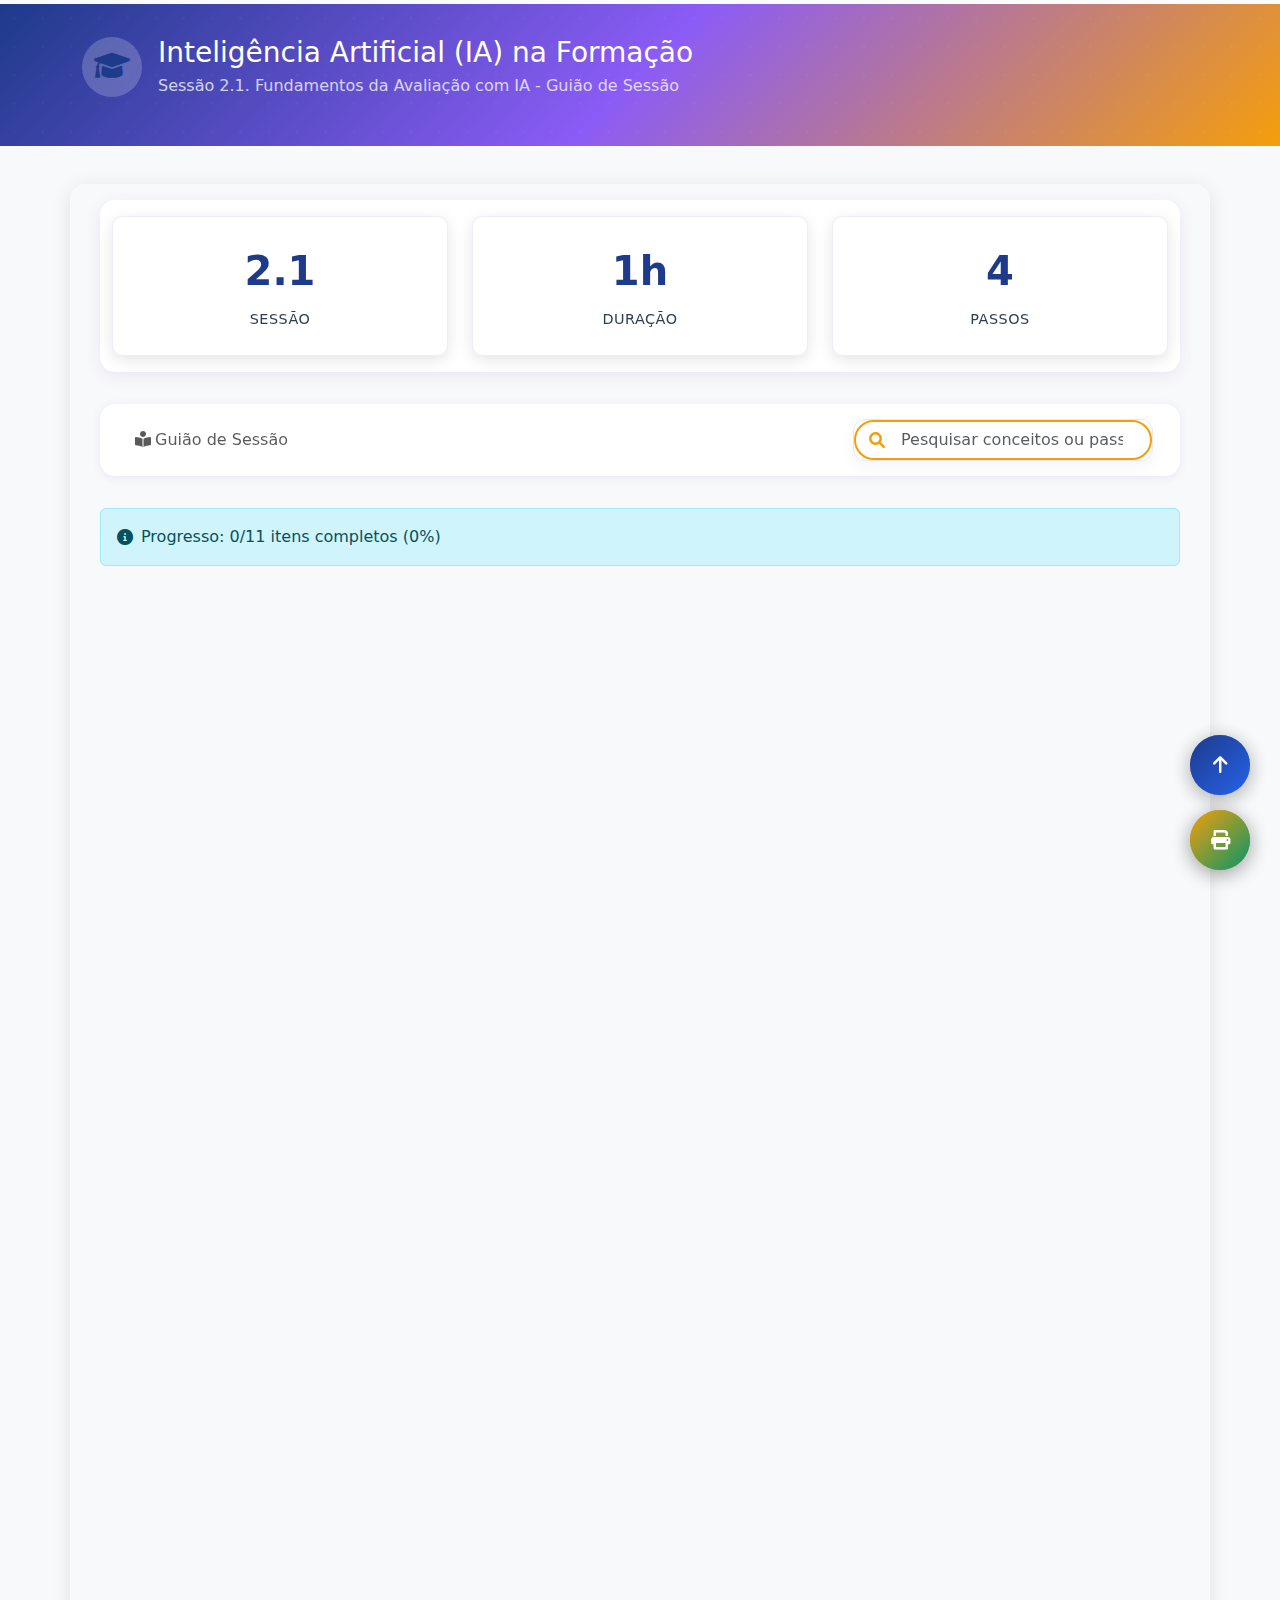
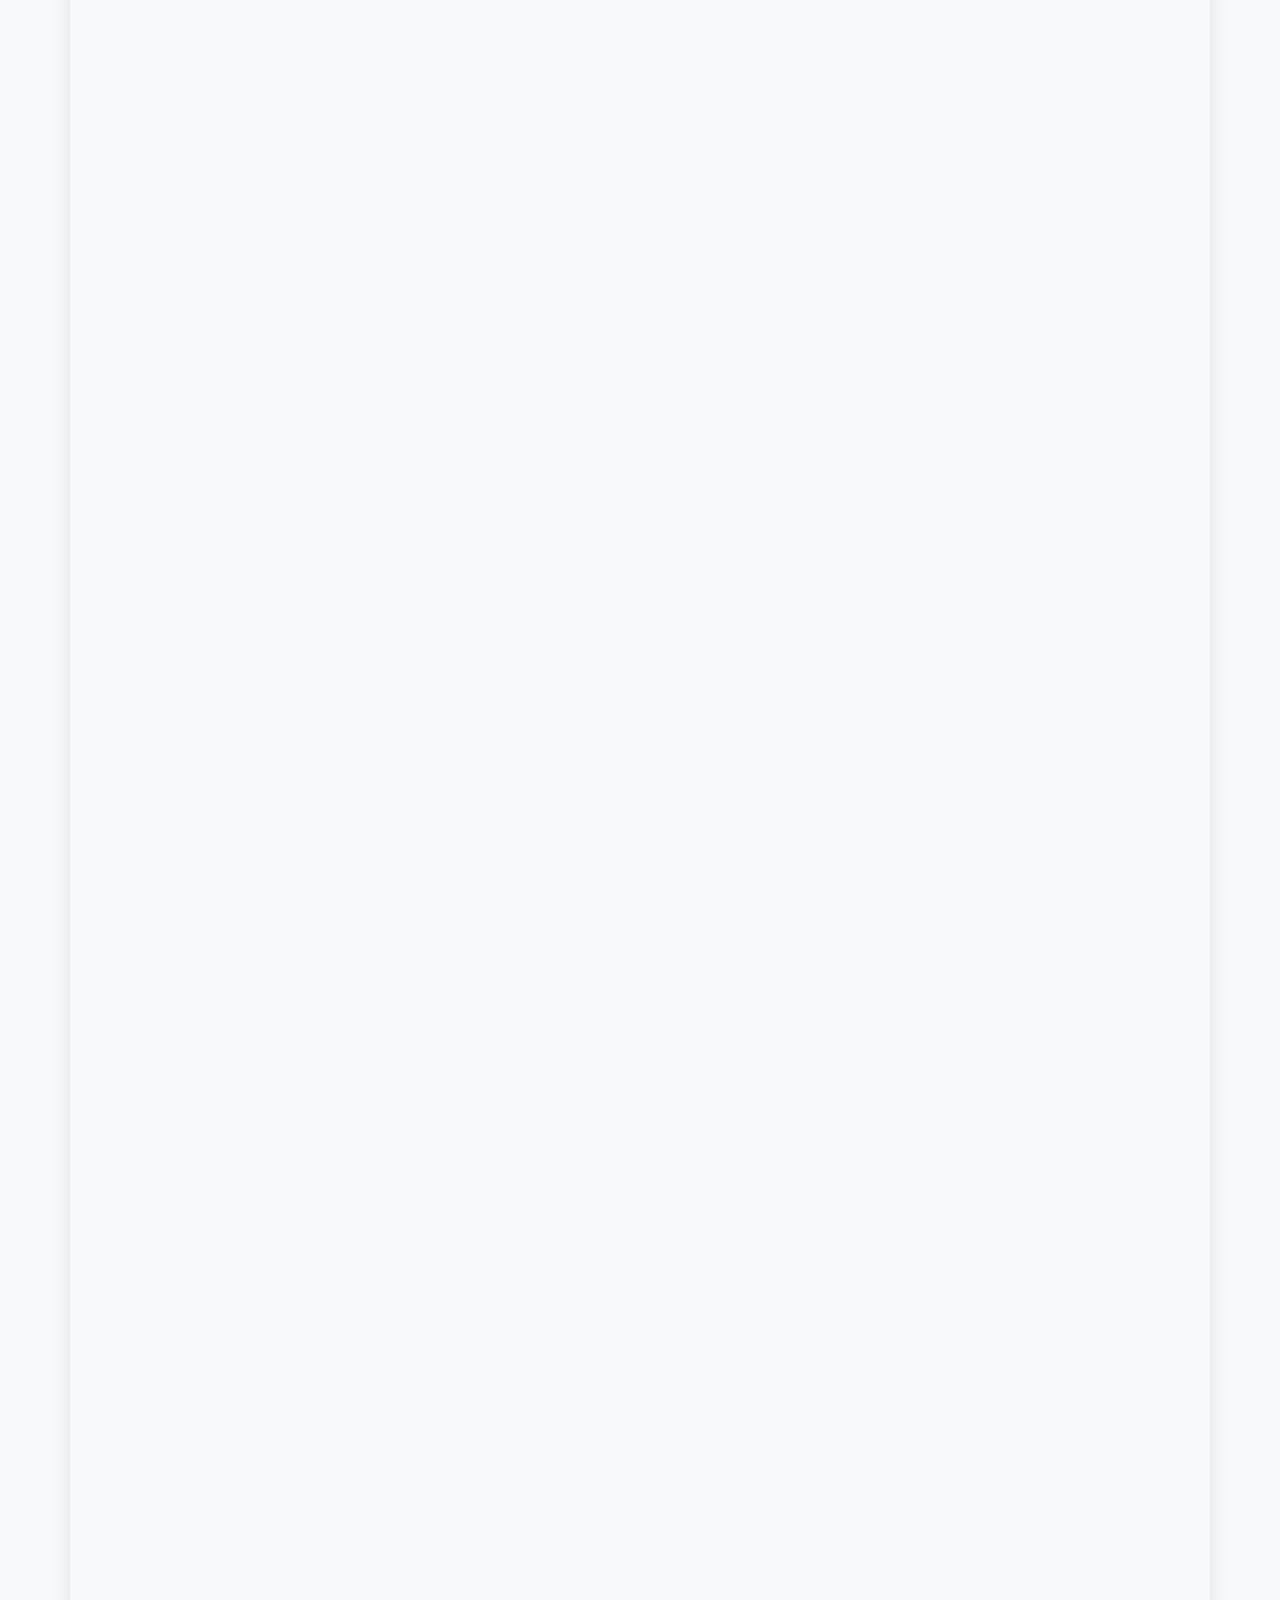
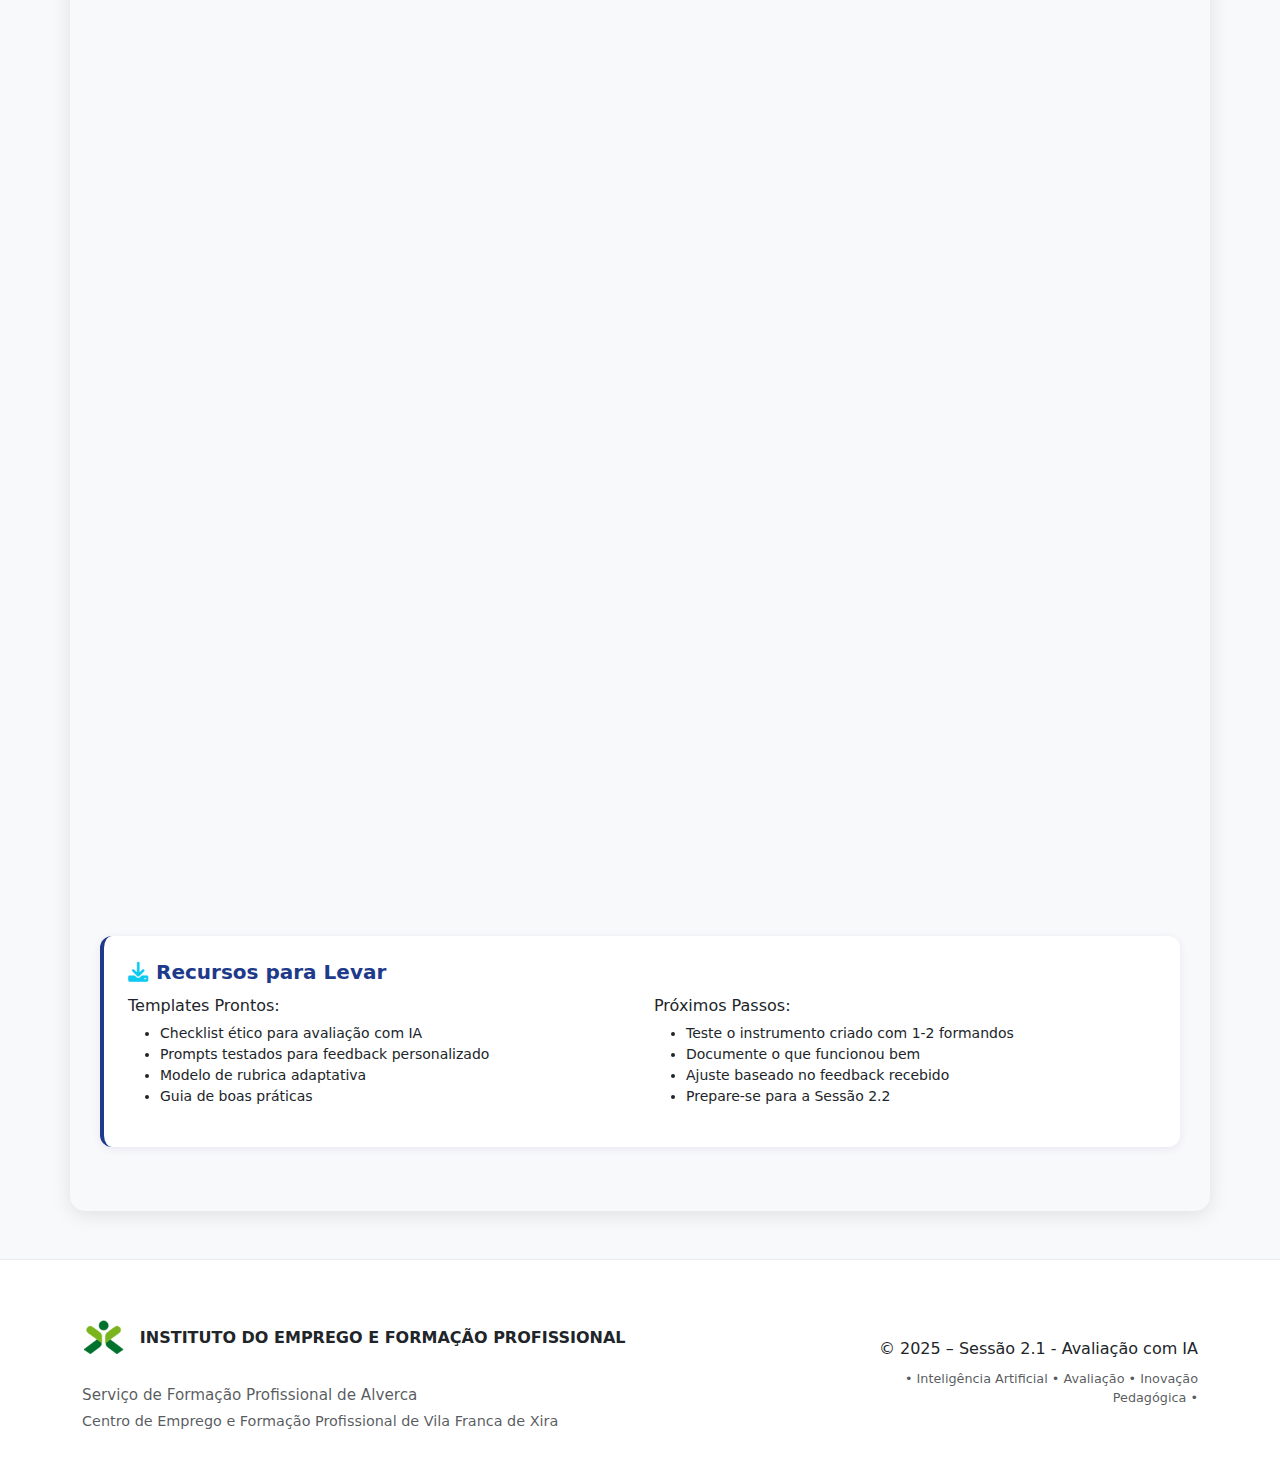
<file: sessao2_01)(.html>
<!DOCTYPE html>
<html lang="pt">
  <head>
    <meta charset="utf-8" />
    <title>Workshops de IA - IEFP</title>
    <meta name="viewport" content="width=device-width, initial-scale=1" />
    <meta
      name="description"
      content="Inteligência Artificial na Formação - Workshops práticos do IEFP"
    />

    <!-- Bootstrap CSS -->
    <link
      href="https://cdn.jsdelivr.net/npm/bootstrap@5.3.0/dist/css/bootstrap.min.css"
      rel="stylesheet"
    />
    <link
      rel="stylesheet"
      href="https://cdnjs.cloudflare.com/ajax/libs/font-awesome/6.0.0/css/all.min.css"
    />
      <link rel="stylesheet" href="assets/css/sessao2.css" />
    
      <!-- Removido CSS inline. Usar apenas sessao2.css -->

    <link rel="stylesheet" href="assets/css/sessao2.css" />
    <link rel="stylesheet" href="assets/css/styles.css" />
    <link rel="stylesheet" href="assets/css/print.css" />
    <link rel="stylesheet" href="assets/css/floating_buttons.css" />

    <style>
      /* Variáveis CSS alinhadas com o design original */
      :root {
        --primary-color: #1e3a8a; /* Azul escuro */
        --secondary-color: #2563eb; /* Azul médio */
        --accent-color: #f59e0b; /* Amarelo/laranja */
        --background-color: #f9fafb; /* Cinza muito claro */
        --text-color: #111827; /* Cinza escuro */
        --header-bg-color: #ffffff; /* Branco para o header */
        --header-text-color: #1e3a8a; /* Azul escuro para texto do header */
        --badge-bg-color: #e0e7ff; /* Fundo claro para badges */
        --badge-text-color: #1e3a8a; /* Azul escuro para texto das badges */
      }
    </style>
  </head>
  <body>
    <!-- Progress bar -->
    <div class="progress-container">
      <div class="progress-bar-scroll" id="progressBar"></div>
    </div>

    <!-- Header -->
    <header class="header-main">
      <div class="container">
        <div class="header-content">
          <div class="d-flex align-items-center mb-3">
            <div class="logo-iefp">
              <i class="fas fa-graduation-cap"></i>
            </div>
            <div>
              <h1 class="h3 mb-1">Inteligência Artificial (IA) na Formação</h1>
              <p class="mb-0 opacity-75">
                Sessão 2.1. Fundamentos da Avaliação com IA - Guião de Sessão
              </p>
            </div>
          </div>
        </div>
      </div>
    </header>

    <main
      class="container conteudo-pagina py-5"
    >
      <!-- Seção de Estatísticas -->
      <section class="stats-section py-3">
        <div class="container">
          <div class="stats-content">
            <div class="row text-center justify-content-center">
              <div class="col-md-4 col-6">
                <div class="stats-card">
                  <span class="stats-number">2.1</span>
                  <span class="stats-label">Sessão</span>
                </div>
              </div>
              <div class="col-md-4 col-6">
                <div class="stats-card">
                  <span class="stats-number">1h</span>
                  <span class="stats-label">Duração</span>
                </div>
              </div>
              <div class="col-md-4 col-12">
                <div class="stats-card">
                  <span class="stats-number">4</span>
                  <span class="stats-label">Passos</span>
                </div>
              </div>
            </div>
          </div>
        </div>
      </section>

      <!-- Menu de navegação e pesquisa -->
      <nav class="navbar navbar-expand-lg navbar-custom">
        <div class="container-fluid">
          <button
            class="navbar-toggler"
            type="button"
            data-bs-toggle="collapse"
            data-bs-target="#workshopMenu"
            aria-controls="workshopMenu"
            aria-expanded="false"
            aria-label="Menu"
          >
            <span class="navbar-toggler-icon"></span>
          </button>

          <div class="collapse navbar-collapse" id="workshopMenu">
            <ul class="navbar-nav me-auto mb-2 mb-lg-0">
              <li class="nav-item">
                <span class="nav-link">
                  <i class="fas fa-book-reader me-1"></i>Guião de Sessão
                </span>
              </li>
            </ul>

            <!-- Pesquisa -->
            <div class="search-container">
              <i class="fas fa-search search-icon"></i>
              <input
                id="searchInput"
                class="form-control"
                type="search"
                placeholder="Pesquisar conceitos ou passos..."
                aria-label="Pesquisar"
              />
            </div>
          </div>
        </div>
      </nav>

      <!-- Contador de resultados -->
      <div class="alert alert-info d-flex align-items-center mb-4">
        <i class="fas fa-info-circle me-2"></i>
        <span id="resultsCounter"
          >Sessão 2.1 - Fundamentos da Avaliação com IA</span
        >
      </div>

      <!-- Accordion principal -->
      <div class="accordion" id="accordionWorkshops">
        <!-- Sessão 2.1: Fundamentos da Avaliação com IA -->
        <div
          class="accordion-item fade-in"
          data-tags="avaliacao ia formativa feedback personalizado etica"
          data-categoria="tutorial"
        >
          <h2 class="accordion-header" id="heading-w2s1">
            <button
              class="accordion-button"
              type="button"
              data-bs-toggle="collapse"
              data-bs-target="#collapse-w2s1"
              aria-expanded="true"
              aria-controls="collapse-w2s1"
            >
              <div class="icon-workshop">
                <i class="fas fa-clipboard-check"></i>
              </div>
              <div>
                <div class="fw-semibold">
                  2.1 Fundamentos da Avaliação com IA
                </div>
                <div class="small text-muted">
                  Conceitos essenciais e primeiras aplicações práticas
                </div>
              </div>
              <div class="ms-auto d-flex gap-2">
                <span class="badge badge-duration">1 hora</span>
                <span class="badge badge-sincrona">Sessão</span>
              </div>
            </button>
          </h2>
          <div
            id="collapse-w2s1"
            class="accordion-collapse collapse show"
            aria-labelledby="heading-w2s1"
            data-bs-parent="#accordionWorkshops"
          >
            <div class="accordion-body">
              <div class="content-card">
                <h5>
                  <i class="fas fa-bullseye me-2 text-primary"></i>Objetivos da
                  Sessão
                </h5>
                <p>
                  Esta sessão foca na aplicação prática da IA para melhorar processos de avaliação na formação. No final desta sessão será capaz de:
                </p>
                <ul>
                  <li>Compreender como a IA pode transformar a avaliação formativa</li>
                  <li>Identificar ferramentas práticas para feedback personalizado</li>
                  <li>Aplicar princípios éticos na avaliação assistida por IA</li>
                  <li>Criar o primeiro instrumento de avaliação com apoio de IA</li>
                </ul>

                <!-- Conceito base -->
                <div class="concept-box">
                  <h6><i class="fas fa-lightbulb me-2"></i>Conceito Central</h6>
                  <p class="mb-2">
                    <strong>Avaliação Formativa com IA:</strong> Uso inteligente de tecnologia para fornecer feedback contínuo, personalizado e construtivo que orienta o processo de aprendizagem.
                  </p>
                  <p class="mb-0">
                    <strong>Foco:</strong> Melhorar aprendizagem, não apenas medir resultados.
                  </p>
                </div>
              </div>

              <!-- PASSO 1: Avaliação Tradicional vs. IA -->
              <div class="tutorial-step">
                <h4>
                  <span class="step-number">1</span>Avaliação Tradicional vs. Avaliação com IA
                </h4>
                <p>
                  <strong>Duração:</strong> 15 minutos |
                  <strong>Objetivo:</strong> Compreender as diferenças e vantagens
                </p>

                <h6>Compare os dois modelos:</h6>
                <div class="row">
                  <div class="col-md-6">
                    <div class="concept-box" style="border-left-color: #f59e0b">
                      <h6>Avaliação Tradicional</h6>
                      <ul class="small">
                        <li>Feedback esporádico e genérico</li>
                        <li>Processo manual e demorado</li>
                        <li>Difícil personalizar para cada formando</li>
                        <li>Limitada análise de padrões</li>
                        <li><strong>Exemplo:</strong> Teste final com nota global</li>
                      </ul>
                    </div>
                  </div>
                  <div class="col-md-6">
                    <div
                      class="concept-box"
                      style="border-left-color: var(--accent-color)"
                    >
                      <h6>Avaliação com IA</h6>
                      <ul class="small">
                        <li>Feedback imediato e específico</li>
                        <li>Análise automática de respostas</li>
                        <li>Adaptação ao ritmo individual</li>
                        <li>Identificação de padrões de dificuldade</li>
                        <li><strong>Exemplo:</strong> Feedback instant. com sugestões</li>
                      </ul>
                    </div>
                  </div>
                </div>

                <div class="reflection-box">
                  <h6><i class="fas fa-tasks me-2"></i>Exercício de Reflexão</h6>
                  <p>Pense numa situação recente de avaliação na sua prática:</p>
                  <div class="checklist-item">
                    <div class="checklist-checkbox" onclick="toggleCheck(this)"></div>
                    <span>Identifiquei uma limitação do processo atual</span>
                  </div>
                  <div class="checklist-item">
                    <div class="checklist-checkbox" onclick="toggleCheck(this)"></div>
                    <span>Vislumbrei uma melhoria possível com IA</span>
                  </div>
                </div>
              </div>

              <!-- PASSO 2: Aplicações Práticas da IA na Avaliação -->
              <div class="tutorial-step">
                <h4>
                  <span class="step-number">2</span>4 Aplicações Práticas da IA na Avaliação
                </h4>
                <p>
                  <strong>Duração:</strong> 20 minutos |
                  <strong>Objetivo:</strong> Conhecer ferramentas específicas
                </p>

                <div class="ia-types">
                  <h6>Explore estas aplicações concretas:</h6>

                  <div class="ia-type-card">
                    <h6>
                      <i class="fas fa-comments me-2 text-primary"></i>1. Feedback Personalizado
                    </h6>
                    <p class="small">
                      <strong>Como funciona:</strong> IA analisa respostas e gera comentários específicos
                    </p>
                    <p class="small">
                      <strong>Ferramenta:</strong> ChatGPT para criar feedback contextualizado
                    </p>
                    <p class="small">
                      <strong>Exemplo prático:</strong> "Com base na resposta do formando sobre X, gere 3 sugestões de melhoria específicas"
                    </p>
                  </div>

                  <div class="ia-type-card">
                    <h6>
                      <i class="fas fa-question-circle me-2 text-success"></i>2. Geração de Questões
                    </h6>
                    <p class="small">
                      <strong>Como funciona:</strong> Cria questões adaptadas ao nível e objetivos
                    </p>
                    <p class="small">
                      <strong>Ferramenta:</strong> Claude ou ChatGPT com prompts estruturados
                    </p>
                    <p class="small">
                      <strong>Exemplo prático:</strong> Questões de diferentes níveis (básico, intermédio, avançado)
                    </p>
                  </div>

                  <div class="ia-type-card">
                    <h6>
                      <i class="fas fa-chart-line me-2 text-info"></i>3. Análise de Padrões
                    </h6>
                    <p class="small">
                      <strong>Como funciona:</strong> Identifica dificuldades comuns na turma
                    </p>
                    <p class="small">
                      <strong>Ferramenta:</strong> Análise de dados com IA (Excel + IA, Google Sheets)
                    </p>
                    <p class="small">
                      <strong>Exemplo prático:</strong> "75% da turma teve dificuldade no tópico Y - sugerir reforço"
                    </p>
                  </div>

                  <div class="ia-type-card">
                    <h6>
                      <i class="fas fa-target me-2 text-warning"></i>4. Rubricas Adaptativas
                    </h6>
                    <p class="small">
                      <strong>Como funciona:</strong> Critérios de avaliação que se ajustam ao contexto
                    </p>
                    <p class="small">
                      <strong>Ferramenta:</strong> Templates dinâmicos criados com IA
                    </p>
                    <p class="small">
                      <strong>Exemplo prático:</strong> Rubrica que considera o progresso individual
                    </p>
                  </div>
                </div>

                <div class="tip-box">
                  <i class="fas fa-mouse-pointer me-2"></i>
                  <strong>Atividade Prática (10 min):</strong> Escolha UMA das aplicações acima. Acesse uma ferramenta de IA e teste criar um exemplo simples para a sua área de formação.
                </div>

                <div class="checklist-item">
                  <div class="checklist-checkbox" onclick="toggleCheck(this)"></div>
                  <span>Testei criar feedback personalizado com IA</span>
                </div>
              </div>

              <!-- PASSO 3: Princípios Éticos Essenciais -->
              <div class="tutorial-step">
                <h4>
                  <span class="step-number">3</span>Princípios Éticos na Avaliação com IA
                </h4>
                <p>
                  <strong>Duração:</strong> 15 minutos |
                  <strong>Objetivo:</strong> Aplicar ética de forma prática
                </p>

                <div class="concept-box">
                  <h6>
                    <i class="fas fa-shield-alt me-2"></i>Os 4 Pilares Éticos
                  </h6>
                  <div class="row">
                    <div class="col-md-6">
                      <p><strong>1. Transparência:</strong> Formandos sabem quando IA é usada</p>
                      <p><strong>2. Equidade:</strong> IA não discrimina grupos ou indivíduos</p>
                    </div>
                    <div class="col-md-6">
                      <p><strong>3. Privacidade:</strong> Dados pessoais protegidos</p>
                      <p><strong>4. Supervisão:</strong> Humano valida sempre as decisões da IA</p>
                    </div>
                  </div>
                </div>

                <div class="reflection-box">
                  <h6><i class="fas fa-check-square me-2"></i>Checklist Ético Prático</h6>
                  <p>Antes de usar IA na avaliação, verifique:</p>
                  <div class="checklist-item">
                    <div class="checklist-checkbox" onclick="toggleCheck(this)"></div>
                    <span>Informei os formandos sobre o uso de IA?</span>
                  </div>
                  <div class="checklist-item">
                    <div class="checklist-checkbox" onclick="toggleCheck(this)"></div>
                    <span>Verifiquei se não há enviesamentos óbvios?</span>
                  </div>
                  <div class="checklist-item">
                    <div class="checklist-checkbox" onclick="toggleCheck(this)"></div>
                    <span>Protegi dados pessoais dos formandos?</span>
                  </div>
                  <div class="checklist-item">
                    <div class="checklist-checkbox" onclick="toggleCheck(this)"></div>
                    <span>Mantive a decisão final na avaliação?</span>
                  </div>
                </div>

                <div class="tip-box">
                  <i class="fas fa-exclamation-triangle me-2"></i>
                  <strong>Regra de Ouro:</strong> A IA sugere, o formador decide. Nunca delegue completamente a avaliação à IA.
                </div>
              </div>

              <!-- PASSO 4: Primeira Aplicação Prática -->
              <div class="tutorial-step">
                <h4><span class="step-number">4</span>Crie o Seu Primeiro Instrumento</h4>
                <p>
                  <strong>Duração:</strong> 10 minutos |
                  <strong>Objetivo:</strong> Aplicação imediata dos conceitos
                </p>

                <div class="concept-box">
                  <h6>
                    <i class="fas fa-hammer me-2"></i>Exercício Hands-On
                  </h6>
                  <p>Escolha UMA das opções abaixo e crie com apoio da IA:</p>
                  
                  <div class="form-check mb-2">
                    <input class="form-check-input" type="radio" name="instrumento" id="inst1" />
                    <label class="form-check-label" for="inst1">
                      <strong>Feedback personalizado</strong> para uma atividade típica da sua área
                    </label>
                  </div>
                  <div class="form-check mb-2">
                    <input class="form-check-input" type="radio" name="instrumento" id="inst2" />
                    <label class="form-check-label" for="inst2">
                      <strong>3 questões de avaliação</strong> de níveis diferentes sobre um tópico
                    </label>
                  </div>
                  <div class="form-check mb-2">
                    <input class="form-check-input" type="radio" name="instrumento" id="inst3" />
                    <label class="form-check-label" for="inst3">
                      <strong>Rubrica simples</strong> para avaliar uma competência específica
                    </label>
                  </div>
                </div>

                <div class="tip-box">
                  <i class="fas fa-lightbulb me-2"></i>
                  <strong>Prompt sugerido:</strong> "Sou formador de [sua área]. Ajuda-me a criar [instrumento escolhido] para avaliar [competência específica]. Deve ser prático e adequado a formandos com nível [básico/intermédio/avançado]."
                </div>

                <div class="reflection-box">
                  <h6><i class="fas fa-trophy me-2"></i>Validação Final</h6>
                  <div class="checklist-item">
                    <div class="checklist-checkbox" onclick="toggleCheck(this)"></div>
                    <span>Criei um instrumento com apoio da IA</span>
                  </div>
                  <div class="checklist-item">
                    <div class="checklist-checkbox" onclick="toggleCheck(this)"></div>
                    <span>Verifiquei se está adequado ao meu contexto</span>
                  </div>
                  <div class="checklist-item">
                    <div class="checklist-checkbox" onclick="toggleCheck(this)"></div>
                    <span>Apliquei os princípios éticos aprendidos</span>
                  </div>
                  <div class="checklist-item">
                    <div class="checklist-checkbox" onclick="toggleCheck(this)"></div>
                    <span>Estou confiante para testar com formandos</span>
                  </div>
                </div>

                <div class="text-center mt-4">
                  <button
                    class="btn btn-lg"
                    onclick="finalizarSessao()"
                    style="
                      background: linear-gradient(
                        135deg,
                        var(--primary-color),
                        var(--secondary-color)
                      );
                      color: white;
                      border: none;
                      padding: 12px 30px;
                      border-radius: 8px;
                    "
                  >
                    <i class="fas fa-check-circle me-2"></i>Finalizar Sessão 2.1
                  </button>
                </div>
              </div>
            </div>
          </div>
        </div>
      </div>

      <!-- Recursos Adicionais -->
      <div class="content-card mt-4">
        <h5>
          <i class="fas fa-download me-2 text-info"></i>Recursos para Levar
        </h5>
        <div class="row">
          <div class="col-md-6">
            <h6>Templates Prontos:</h6>
            <ul class="small">
              <li>Checklist ético para avaliação com IA</li>
              <li>Prompts testados para feedback personalizado</li>
              <li>Modelo de rubrica adaptativa</li>
              <li>Guia de boas práticas</li>
            </ul>
          </div>
          <div class="col-md-6">
            <h6>Próximos Passos:</h6>
            <ul class="small">
              <li>Teste o instrumento criado com 1-2 formandos</li>
              <li>Documente o que funcionou bem</li>
              <li>Ajuste baseado no feedback recebido</li>
              <li>Prepare-se para a Sessão 2.2</li>
            </ul>
          </div>
        </div>

    </main>
    <!-- Botões flutuantes -->
    <div class="floating-buttons">
      <button
        class="btn-floating btn-top"
        onclick="window.scrollTo({top: 0, behavior: 'smooth'})"
        title="Voltar ao topo"
      >
        <i class="fas fa-arrow-up"></i>
      </button>
      <button
        class="btn-floating btn-print"
        onclick="window.print()"
        title="Imprimir guião"
      >
        <i class="fas fa-print"></i>
      </button>
    </div>

    <!-- Footer -->
    <footer class="bg-white py-5 mt-5" style="border-top: 1px solid #e9ecef">
      <div class="container">
        <div class="row align-items-center">
          <div class="col-md-8">
            <div class="d-flex align-items-center mb-3">
              <div class="me-3">
                <img
                  src="assets/images/logo-iefp.png"
                  alt="Logo IEFP"
                  class="img-fluid"
                  style="max-height: 60px"
                  onerror="this.style.display='none';"
                />
              </div>
              <h6 class="text-dark mb-0" style="font-weight: 600">
                INSTITUTO DO EMPREGO E FORMAÇÃO PROFISSIONAL
              </h6>
            </div>
            <div class="text-muted" style="line-height: 1.5">
              <p class="mb-1" style="font-size: 0.95rem">
                Serviço de Formação Profissional de Alverca
              </p>
              <p class="mb-1" style="font-size: 0.9rem">
                Centro de Emprego e Formação Profissional de Vila Franca de Xira
              </p>
            </div>
          </div>
          <div class="col-md-4 text-end">
            <p class="text-dark mb-2" style="font-weight: 500">
              © 2025 – Sessão 2.1 - Avaliação com IA
            </p>
            <div class="text-muted" style="font-size: 0.8rem">
              • Inteligência Artificial • Avaliação • Inovação Pedagógica •
            </div>
          </div>
        </div>
      </div>
    </main>

    <!-- Botões flutuantes -->
    <div class="floating-buttons">
      <button
        class="btn-floating btn-top"
        onclick="scrollToTop()"
        title="Voltar ao topo"
      >
        <i class="fas fa-arrow-up"></i>
      </button>
      <button
        class="btn-floating btn-print"
        onclick="window.print()"
        title="Imprimir guião"
      >
        <i class="fas fa-print"></i>
      </button>
    </div>

    <!-- Bootstrap JS -->
    <script src="https://cdn.jsdelivr.net/npm/bootstrap@5.3.0/dist/js/bootstrap.bundle.min.js"></script>
    <script src="assets/js/scripts.js"></script>

    <script>
      function toggleCheck(element) {
        element.classList.toggle('checked');
      }
      
      function scrollToTop() {
        window.scrollTo({top: 0, behavior: 'smooth'});
      }
      
      function finalizarSessao() {
        alert('Sessão 2.1 concluída! Parabéns pelo primeiro passo na avaliação com IA.');
      }
    </script>
  </body>
</html>
</file>
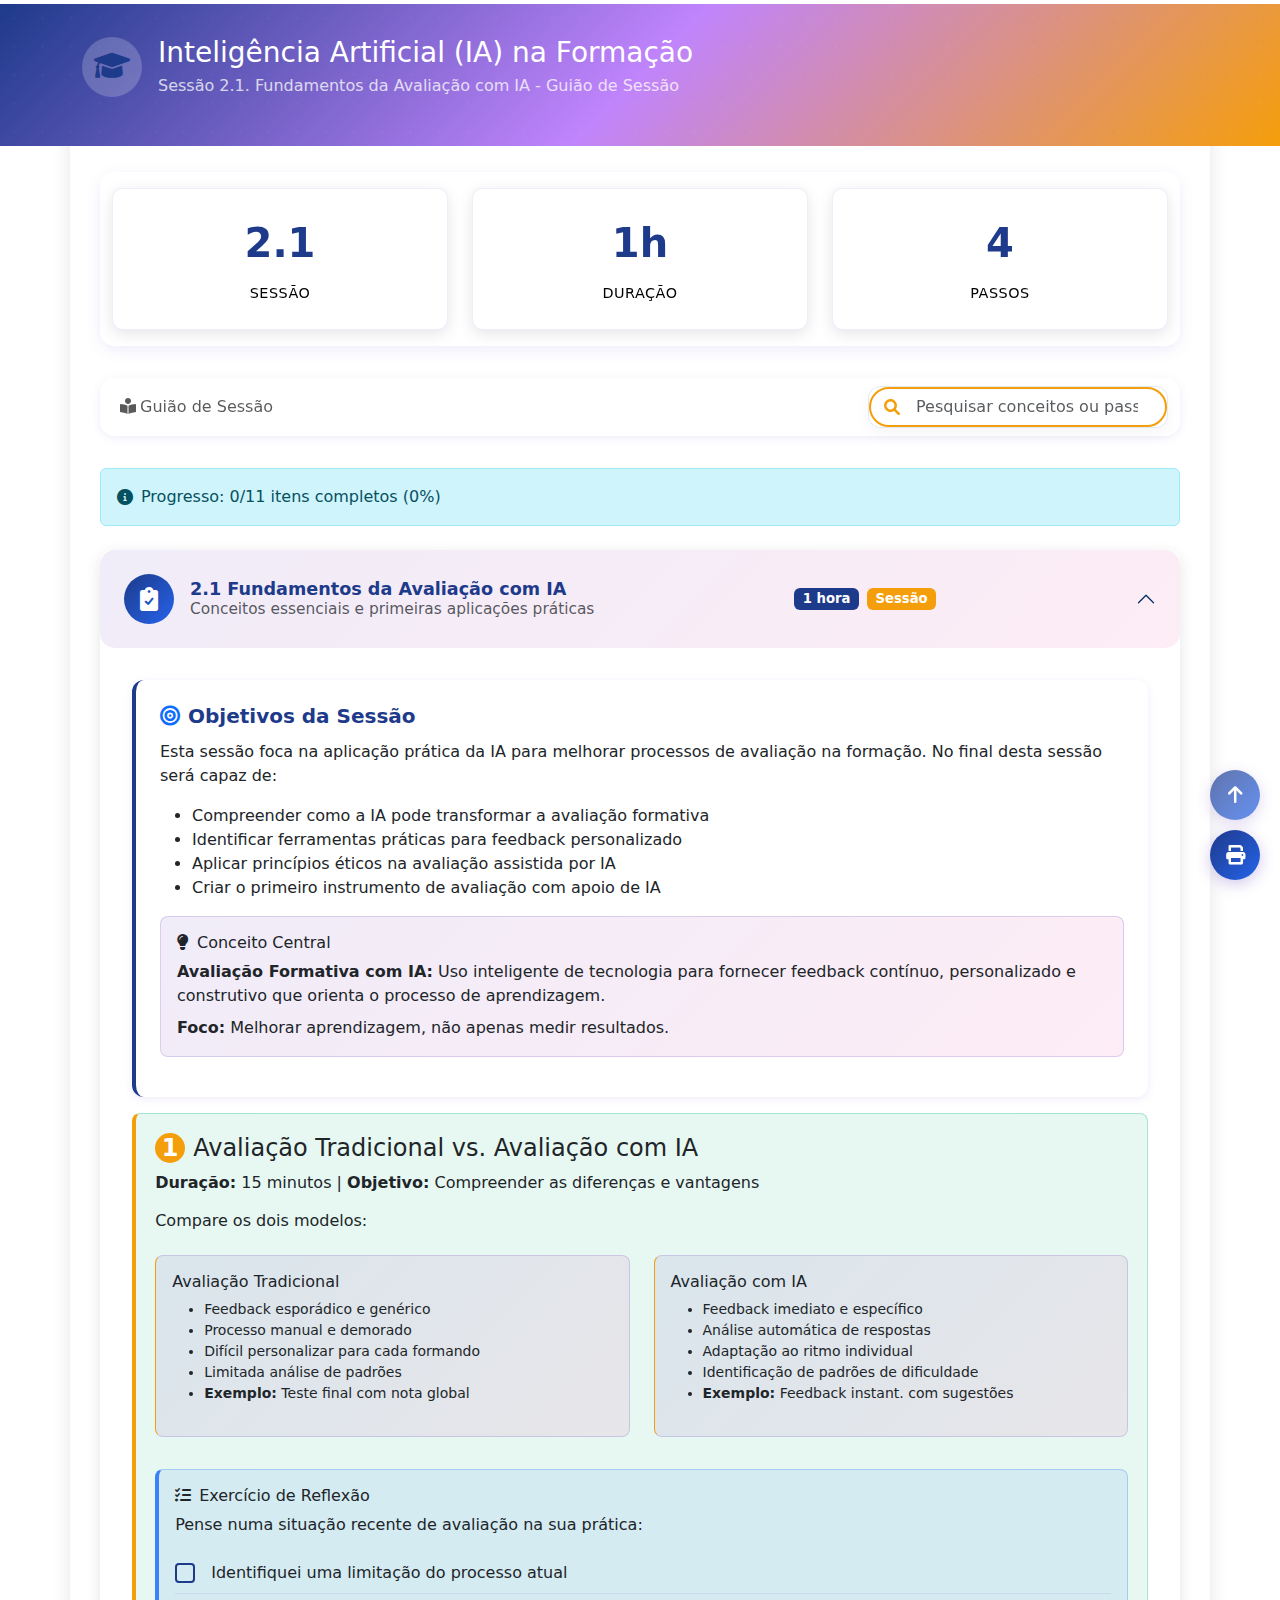
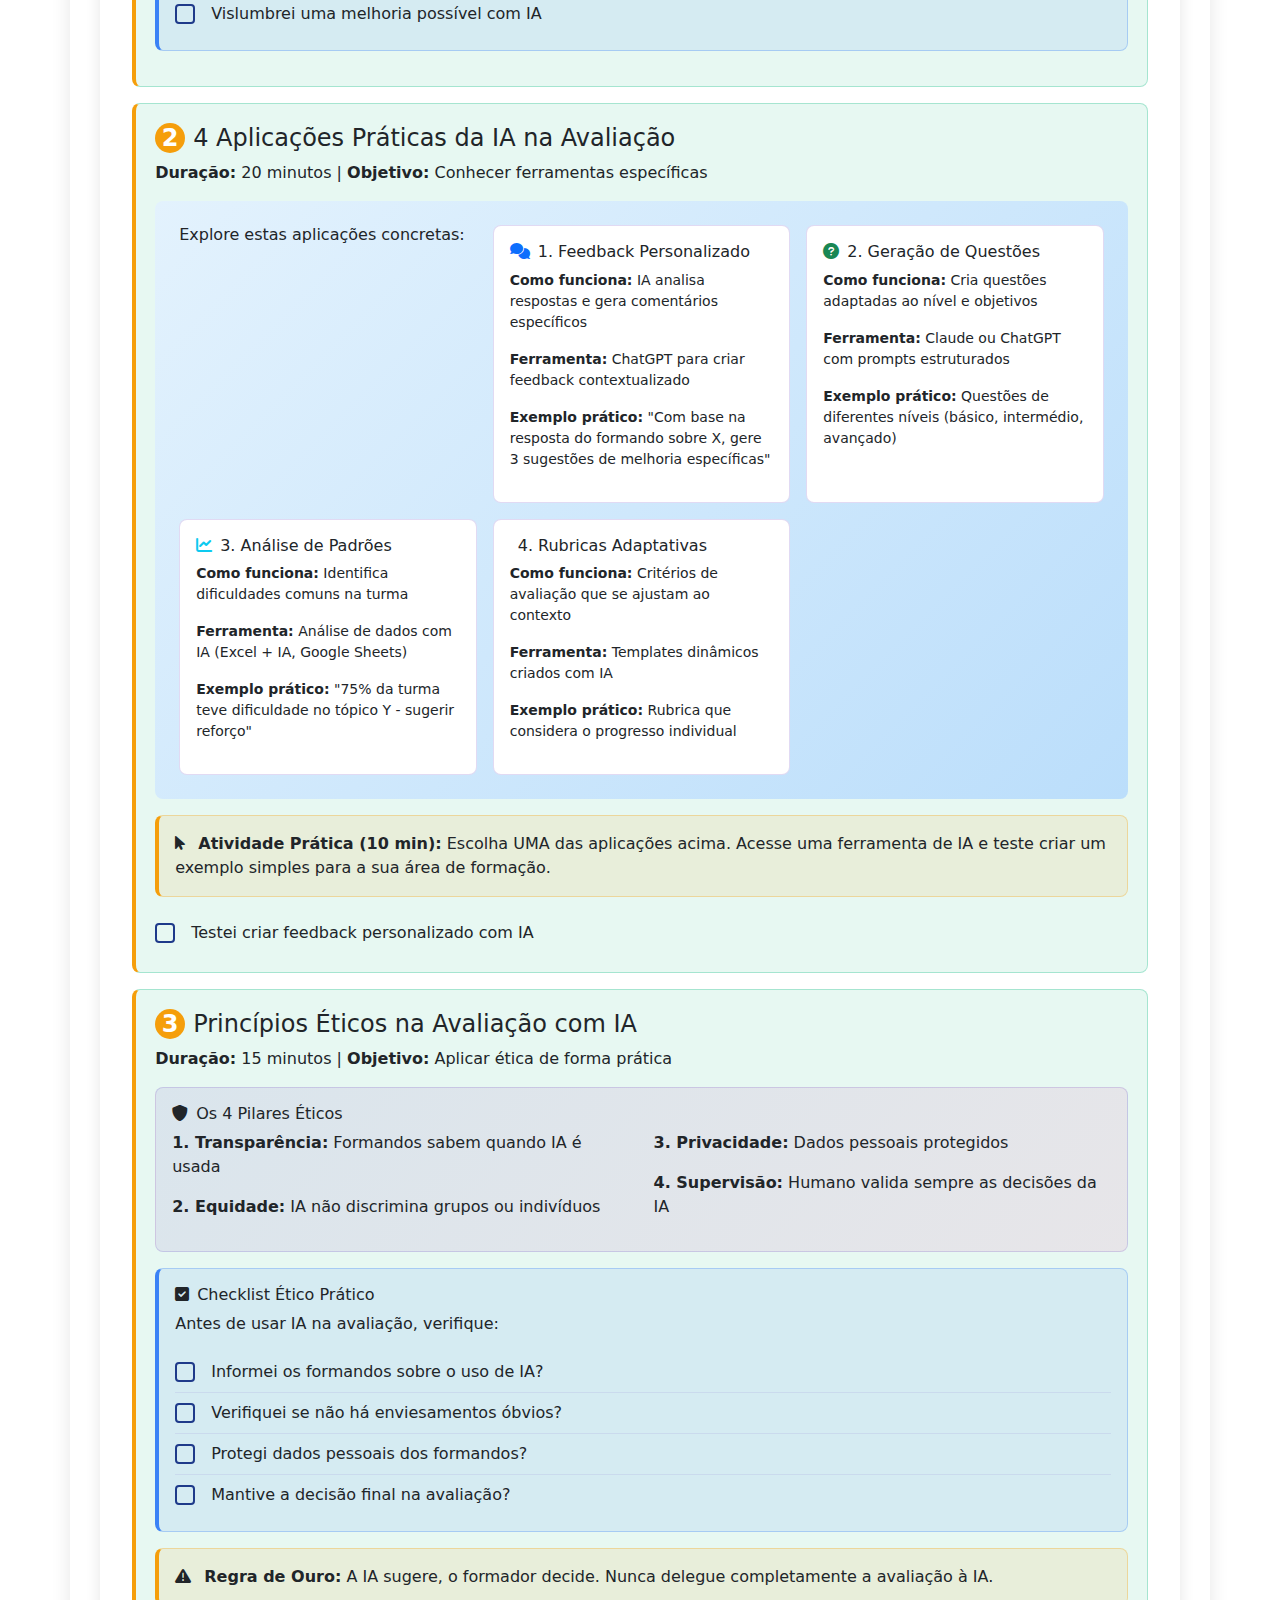
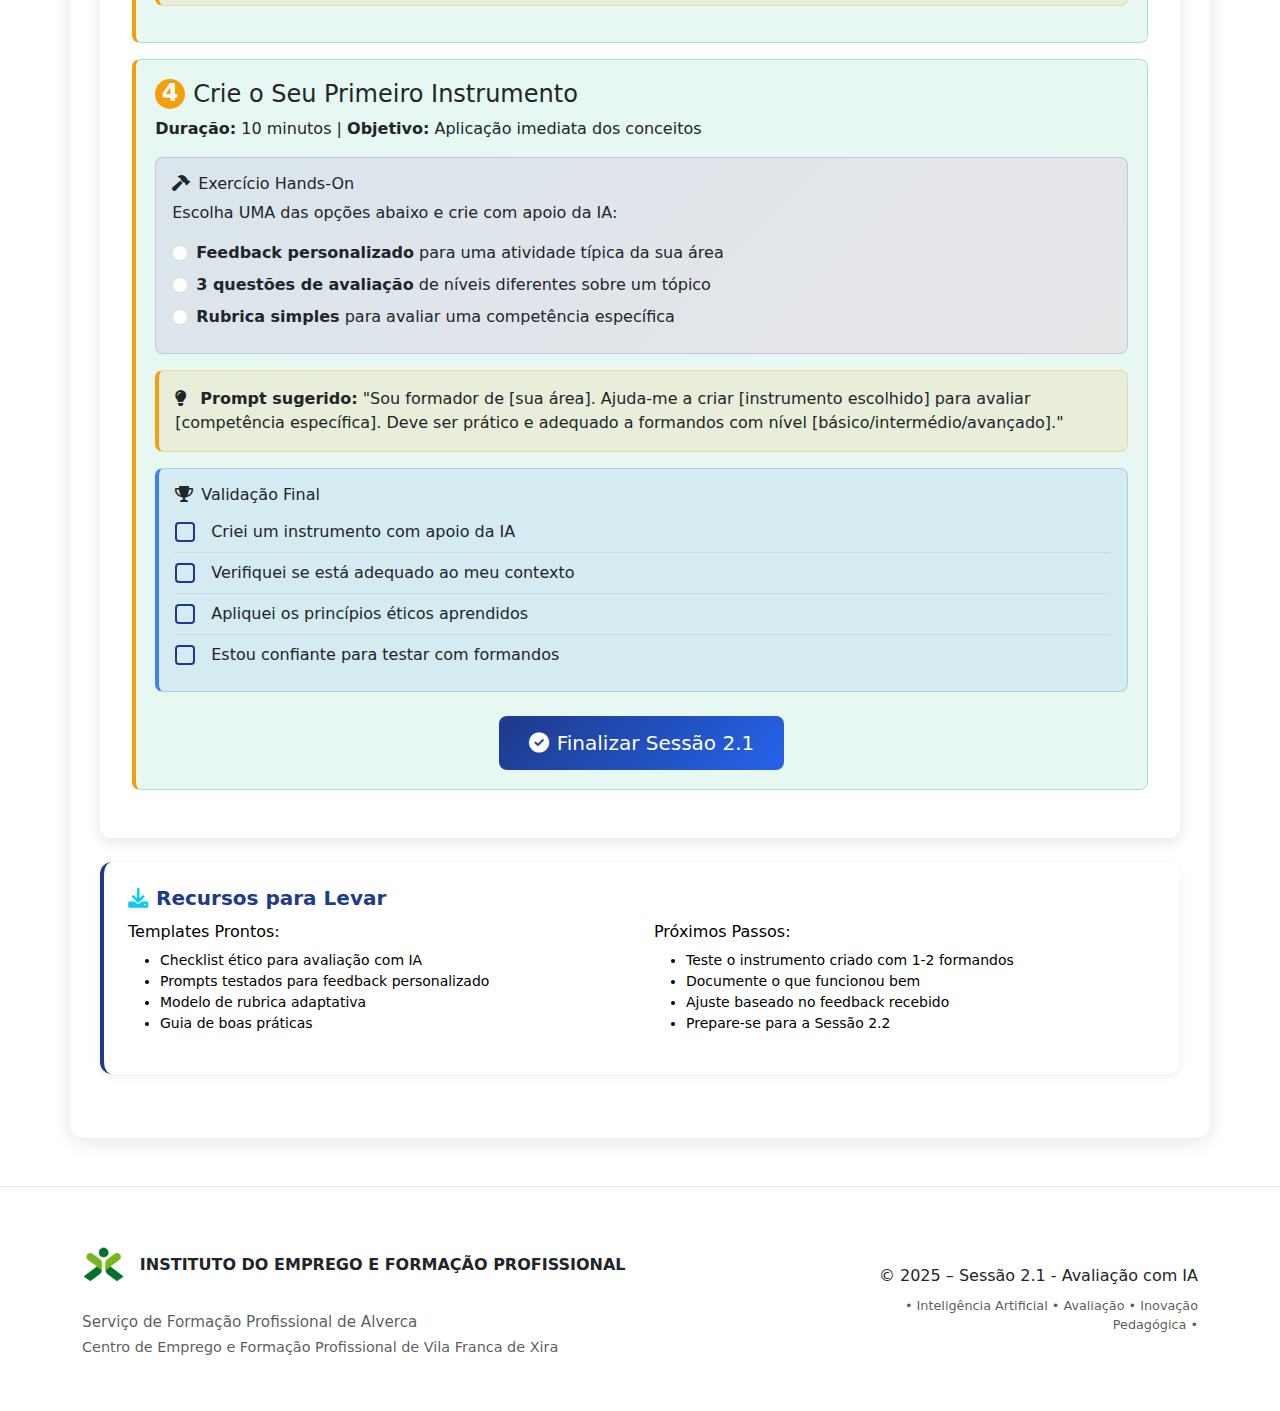
<file: sessao2_01.html>
<!DOCTYPE html>
<html lang="pt">
  <head>
    <meta charset="utf-8" />
    <title>Workshops de IA - IEFP</title>
    <meta name="viewport" content="width=device-width, initial-scale=1" />
    <meta
      name="description"
      content="Inteligência Artificial na Formação - Workshops práticos do IEFP"
    />

    <!-- Bootstrap CSS -->
    <link
      href="https://cdn.jsdelivr.net/npm/bootstrap@5.3.0/dist/css/bootstrap.min.css"
      rel="stylesheet"
    />
    <link
      rel="stylesheet"
      href="https://cdnjs.cloudflare.com/ajax/libs/font-awesome/6.0.0/css/all.min.css"
    />

    <style>
      /* Estilos personalizados - Workshop IA IEFP */
      :root {
        --primary-color: #1e3a8a; /* Azul escuro */
        --secondary-color: #2563eb; /* Azul médio */
        --accent-color: #f59e0b; /* Amarelo/laranja */
        --background-color: #f9fafb; /* Cinza muito claro */
        --text-color: #111827; /* Cinza escuro */
        --header-bg-color: #ffffff; /* Branco para o header */
        --header-text-color: #1e3a8a; /* Azul escuro para texto do header */
        --badge-bg-color: #e0e7ff; /* Fundo claro para badges */
        --badge-text-color: #1e3a8a; /* Azul escuro para texto das badges */
      }
      body {
        font-family: "Segoe UI", Tahoma, Geneva, Verdana, sans-serif;
        background-color: #f8f9fa;
        color: var(--text-dark);
      }
      .header-main {
        background: linear-gradient(
          135deg,
          var(--primary-color) 0%,
          #c084fc 50%,
          var(--accent-color) 100%
        );
        color: white;
        padding: 2rem 0;
        position: relative;
      }
      .conteudo-pagina {
        background: var(--bg-light);
        border-radius: 15px;
        box-shadow: 0 4px 20px rgba(0, 0, 0, 0.1);
        padding: 30px;
      }
      .stats-section {
        background: rgba(255, 255, 255, 0.95);
        margin-top: 0;
        margin-bottom: 2rem;
        border-radius: 15px;
        box-shadow: 0 4px 15px rgba(107, 70, 193, 0.1);
      }
    </style>
    <link rel="stylesheet" href="assets/css/styles.css" />
  </head>
  <body>
    <!-- Progress bar -->
    <div class="progress-container">
      <div class="progress-bar-scroll" id="progressBar"></div>
    </div>

    <!-- Header -->
    <header class="header-main">
      <div class="container">
        <div class="header-content">
          <div class="d-flex align-items-center mb-3">
            <div class="logo-iefp">
              <i class="fas fa-graduation-cap"></i>
            </div>
            <div>
              <h1 class="h3 mb-1">Inteligência Artificial (IA) na Formação</h1>
              <p class="mb-0 opacity-75">
                Sessão 2.1. Fundamentos da Avaliação com IA - Guião de Sessão
              </p>
            </div>
          </div>
        </div>
      </div>
    </header>

    <main
      class="container conteudo-pagina py-5"
      style="margin-top: 100px !important; padding-top: 100px !important"
    >
      <!-- Seção de Estatísticas -->
      <section class="stats-section py-3">
        <div class="container">
          <div class="stats-content">
            <div class="row text-center justify-content-center">
              <div class="col-md-4 col-6">
                <div class="stats-card">
                  <span class="stats-number">2.1</span>
                  <span class="stats-label">Sessão</span>
                </div>
              </div>
              <div class="col-md-4 col-6">
                <div class="stats-card">
                  <span class="stats-number">1h</span>
                  <span class="stats-label">Duração</span>
                </div>
              </div>
              <div class="col-md-4 col-12">
                <div class="stats-card">
                  <span class="stats-number">4</span>
                  <span class="stats-label">Passos</span>
                </div>
              </div>
            </div>
          </div>
        </div>
      </section>

      <!-- Menu de navegação e pesquisa -->
      <nav class="navbar navbar-expand-lg navbar-custom">
        <div class="container-fluid">
          <button
            class="navbar-toggler"
            type="button"
            data-bs-toggle="collapse"
            data-bs-target="#workshopMenu"
            aria-controls="workshopMenu"
            aria-expanded="false"
            aria-label="Menu"
          >
            <span class="navbar-toggler-icon"></span>
          </button>

          <div class="collapse navbar-collapse" id="workshopMenu">
            <ul class="navbar-nav me-auto mb-2 mb-lg-0">
              <li class="nav-item">
                <span class="nav-link">
                  <i class="fas fa-book-reader me-1"></i>Guião de Sessão
                </span>
              </li>
            </ul>

            <!-- Pesquisa -->
            <div class="search-container">
              <i class="fas fa-search search-icon"></i>
              <input
                id="searchInput"
                class="form-control"
                type="search"
                placeholder="Pesquisar conceitos ou passos..."
                aria-label="Pesquisar"
              />
            </div>
          </div>
        </div>
      </nav>

      <!-- Contador de resultados -->
      <div class="alert alert-info d-flex align-items-center mb-4">
        <i class="fas fa-info-circle me-2"></i>
        <span id="resultsCounter"
          >Sessão 2.1 - Fundamentos da Avaliação com IA</span
        >
      </div>

      <!-- Accordion principal -->
      <div class="accordion" id="accordionWorkshops">
        <!-- Sessão 2.1: Fundamentos da Avaliação com IA -->
        <div
          class="accordion-item fade-in"
          data-tags="avaliacao ia formativa feedback personalizado etica"
          data-categoria="tutorial"
        >
          <h2 class="accordion-header" id="heading-w2s1">
            <button
              class="accordion-button"
              type="button"
              data-bs-toggle="collapse"
              data-bs-target="#collapse-w2s1"
              aria-expanded="true"
              aria-controls="collapse-w2s1"
            >
              <div class="icon-workshop">
                <i class="fas fa-clipboard-check"></i>
              </div>
              <div>
                <div class="fw-semibold">
                  2.1 Fundamentos da Avaliação com IA
                </div>
                <div class="small text-muted">
                  Conceitos essenciais e primeiras aplicações práticas
                </div>
              </div>
              <div class="ms-auto d-flex gap-2">
                <span class="badge badge-duration">1 hora</span>
                <span class="badge badge-sincrona">Sessão</span>
              </div>
            </button>
          </h2>
          <div
            id="collapse-w2s1"
            class="accordion-collapse collapse show"
            aria-labelledby="heading-w2s1"
            data-bs-parent="#accordionWorkshops"
          >
            <div class="accordion-body">
              <div class="content-card">
                <h5>
                  <i class="fas fa-bullseye me-2 text-primary"></i>Objetivos da
                  Sessão
                </h5>
                <p>
                  Esta sessão foca na aplicação prática da IA para melhorar processos de avaliação na formação. No final desta sessão será capaz de:
                </p>
                <ul>
                  <li>Compreender como a IA pode transformar a avaliação formativa</li>
                  <li>Identificar ferramentas práticas para feedback personalizado</li>
                  <li>Aplicar princípios éticos na avaliação assistida por IA</li>
                  <li>Criar o primeiro instrumento de avaliação com apoio de IA</li>
                </ul>

                <!-- Conceito base -->
                <div class="concept-box">
                  <h6><i class="fas fa-lightbulb me-2"></i>Conceito Central</h6>
                  <p class="mb-2">
                    <strong>Avaliação Formativa com IA:</strong> Uso inteligente de tecnologia para fornecer feedback contínuo, personalizado e construtivo que orienta o processo de aprendizagem.
                  </p>
                  <p class="mb-0">
                    <strong>Foco:</strong> Melhorar aprendizagem, não apenas medir resultados.
                  </p>
                </div>
              </div>

              <!-- PASSO 1: Avaliação Tradicional vs. IA -->
              <div class="tutorial-step">
                <h4>
                  <span class="step-number">1</span>Avaliação Tradicional vs. Avaliação com IA
                </h4>
                <p>
                  <strong>Duração:</strong> 15 minutos |
                  <strong>Objetivo:</strong> Compreender as diferenças e vantagens
                </p>

                <h6>Compare os dois modelos:</h6>
                <div class="row">
                  <div class="col-md-6">
                    <div class="concept-box" style="border-left-color: #f59e0b">
                      <h6>Avaliação Tradicional</h6>
                      <ul class="small">
                        <li>Feedback esporádico e genérico</li>
                        <li>Processo manual e demorado</li>
                        <li>Difícil personalizar para cada formando</li>
                        <li>Limitada análise de padrões</li>
                        <li><strong>Exemplo:</strong> Teste final com nota global</li>
                      </ul>
                    </div>
                  </div>
                  <div class="col-md-6">
                    <div
                      class="concept-box"
                      style="border-left-color: var(--accent-color)"
                    >
                      <h6>Avaliação com IA</h6>
                      <ul class="small">
                        <li>Feedback imediato e específico</li>
                        <li>Análise automática de respostas</li>
                        <li>Adaptação ao ritmo individual</li>
                        <li>Identificação de padrões de dificuldade</li>
                        <li><strong>Exemplo:</strong> Feedback instant. com sugestões</li>
                      </ul>
                    </div>
                  </div>
                </div>

                <div class="reflection-box">
                  <h6><i class="fas fa-tasks me-2"></i>Exercício de Reflexão</h6>
                  <p>Pense numa situação recente de avaliação na sua prática:</p>
                  <div class="checklist-item">
                    <div class="checklist-checkbox" onclick="toggleCheck(this)"></div>
                    <span>Identifiquei uma limitação do processo atual</span>
                  </div>
                  <div class="checklist-item">
                    <div class="checklist-checkbox" onclick="toggleCheck(this)"></div>
                    <span>Vislumbrei uma melhoria possível com IA</span>
                  </div>
                </div>
              </div>

              <!-- PASSO 2: Aplicações Práticas da IA na Avaliação -->
              <div class="tutorial-step">
                <h4>
                  <span class="step-number">2</span>4 Aplicações Práticas da IA na Avaliação
                </h4>
                <p>
                  <strong>Duração:</strong> 20 minutos |
                  <strong>Objetivo:</strong> Conhecer ferramentas específicas
                </p>

                <div class="ia-types">
                  <h6>Explore estas aplicações concretas:</h6>

                  <div class="ia-type-card">
                    <h6>
                      <i class="fas fa-comments me-2 text-primary"></i>1. Feedback Personalizado
                    </h6>
                    <p class="small">
                      <strong>Como funciona:</strong> IA analisa respostas e gera comentários específicos
                    </p>
                    <p class="small">
                      <strong>Ferramenta:</strong> ChatGPT para criar feedback contextualizado
                    </p>
                    <p class="small">
                      <strong>Exemplo prático:</strong> "Com base na resposta do formando sobre X, gere 3 sugestões de melhoria específicas"
                    </p>
                  </div>

                  <div class="ia-type-card">
                    <h6>
                      <i class="fas fa-question-circle me-2 text-success"></i>2. Geração de Questões
                    </h6>
                    <p class="small">
                      <strong>Como funciona:</strong> Cria questões adaptadas ao nível e objetivos
                    </p>
                    <p class="small">
                      <strong>Ferramenta:</strong> Claude ou ChatGPT com prompts estruturados
                    </p>
                    <p class="small">
                      <strong>Exemplo prático:</strong> Questões de diferentes níveis (básico, intermédio, avançado)
                    </p>
                  </div>

                  <div class="ia-type-card">
                    <h6>
                      <i class="fas fa-chart-line me-2 text-info"></i>3. Análise de Padrões
                    </h6>
                    <p class="small">
                      <strong>Como funciona:</strong> Identifica dificuldades comuns na turma
                    </p>
                    <p class="small">
                      <strong>Ferramenta:</strong> Análise de dados com IA (Excel + IA, Google Sheets)
                    </p>
                    <p class="small">
                      <strong>Exemplo prático:</strong> "75% da turma teve dificuldade no tópico Y - sugerir reforço"
                    </p>
                  </div>

                  <div class="ia-type-card">
                    <h6>
                      <i class="fas fa-target me-2 text-warning"></i>4. Rubricas Adaptativas
                    </h6>
                    <p class="small">
                      <strong>Como funciona:</strong> Critérios de avaliação que se ajustam ao contexto
                    </p>
                    <p class="small">
                      <strong>Ferramenta:</strong> Templates dinâmicos criados com IA
                    </p>
                    <p class="small">
                      <strong>Exemplo prático:</strong> Rubrica que considera o progresso individual
                    </p>
                  </div>
                </div>

                <div class="tip-box">
                  <i class="fas fa-mouse-pointer me-2"></i>
                  <strong>Atividade Prática (10 min):</strong> Escolha UMA das aplicações acima. Acesse uma ferramenta de IA e teste criar um exemplo simples para a sua área de formação.
                </div>

                <div class="checklist-item">
                  <div class="checklist-checkbox" onclick="toggleCheck(this)"></div>
                  <span>Testei criar feedback personalizado com IA</span>
                </div>
              </div>

              <!-- PASSO 3: Princípios Éticos Essenciais -->
              <div class="tutorial-step">
                <h4>
                  <span class="step-number">3</span>Princípios Éticos na Avaliação com IA
                </h4>
                <p>
                  <strong>Duração:</strong> 15 minutos |
                  <strong>Objetivo:</strong> Aplicar ética de forma prática
                </p>

                <div class="concept-box">
                  <h6>
                    <i class="fas fa-shield-alt me-2"></i>Os 4 Pilares Éticos
                  </h6>
                  <div class="row">
                    <div class="col-md-6">
                      <p><strong>1. Transparência:</strong> Formandos sabem quando IA é usada</p>
                      <p><strong>2. Equidade:</strong> IA não discrimina grupos ou indivíduos</p>
                    </div>
                    <div class="col-md-6">
                      <p><strong>3. Privacidade:</strong> Dados pessoais protegidos</p>
                      <p><strong>4. Supervisão:</strong> Humano valida sempre as decisões da IA</p>
                    </div>
                  </div>
                </div>

                <div class="reflection-box">
                  <h6><i class="fas fa-check-square me-2"></i>Checklist Ético Prático</h6>
                  <p>Antes de usar IA na avaliação, verifique:</p>
                  <div class="checklist-item">
                    <div class="checklist-checkbox" onclick="toggleCheck(this)"></div>
                    <span>Informei os formandos sobre o uso de IA?</span>
                  </div>
                  <div class="checklist-item">
                    <div class="checklist-checkbox" onclick="toggleCheck(this)"></div>
                    <span>Verifiquei se não há enviesamentos óbvios?</span>
                  </div>
                  <div class="checklist-item">
                    <div class="checklist-checkbox" onclick="toggleCheck(this)"></div>
                    <span>Protegi dados pessoais dos formandos?</span>
                  </div>
                  <div class="checklist-item">
                    <div class="checklist-checkbox" onclick="toggleCheck(this)"></div>
                    <span>Mantive a decisão final na avaliação?</span>
                  </div>
                </div>

                <div class="tip-box">
                  <i class="fas fa-exclamation-triangle me-2"></i>
                  <strong>Regra de Ouro:</strong> A IA sugere, o formador decide. Nunca delegue completamente a avaliação à IA.
                </div>
              </div>

              <!-- PASSO 4: Primeira Aplicação Prática -->
              <div class="tutorial-step">
                <h4><span class="step-number">4</span>Crie o Seu Primeiro Instrumento</h4>
                <p>
                  <strong>Duração:</strong> 10 minutos |
                  <strong>Objetivo:</strong> Aplicação imediata dos conceitos
                </p>

                <div class="concept-box">
                  <h6>
                    <i class="fas fa-hammer me-2"></i>Exercício Hands-On
                  </h6>
                  <p>Escolha UMA das opções abaixo e crie com apoio da IA:</p>
                  
                  <div class="form-check mb-2">
                    <input class="form-check-input" type="radio" name="instrumento" id="inst1" />
                    <label class="form-check-label" for="inst1">
                      <strong>Feedback personalizado</strong> para uma atividade típica da sua área
                    </label>
                  </div>
                  <div class="form-check mb-2">
                    <input class="form-check-input" type="radio" name="instrumento" id="inst2" />
                    <label class="form-check-label" for="inst2">
                      <strong>3 questões de avaliação</strong> de níveis diferentes sobre um tópico
                    </label>
                  </div>
                  <div class="form-check mb-2">
                    <input class="form-check-input" type="radio" name="instrumento" id="inst3" />
                    <label class="form-check-label" for="inst3">
                      <strong>Rubrica simples</strong> para avaliar uma competência específica
                    </label>
                  </div>
                </div>

                <div class="tip-box">
                  <i class="fas fa-lightbulb me-2"></i>
                  <strong>Prompt sugerido:</strong> "Sou formador de [sua área]. Ajuda-me a criar [instrumento escolhido] para avaliar [competência específica]. Deve ser prático e adequado a formandos com nível [básico/intermédio/avançado]."
                </div>

                <div class="reflection-box">
                  <h6><i class="fas fa-trophy me-2"></i>Validação Final</h6>
                  <div class="checklist-item">
                    <div class="checklist-checkbox" onclick="toggleCheck(this)"></div>
                    <span>Criei um instrumento com apoio da IA</span>
                  </div>
                  <div class="checklist-item">
                    <div class="checklist-checkbox" onclick="toggleCheck(this)"></div>
                    <span>Verifiquei se está adequado ao meu contexto</span>
                  </div>
                  <div class="checklist-item">
                    <div class="checklist-checkbox" onclick="toggleCheck(this)"></div>
                    <span>Apliquei os princípios éticos aprendidos</span>
                  </div>
                  <div class="checklist-item">
                    <div class="checklist-checkbox" onclick="toggleCheck(this)"></div>
                    <span>Estou confiante para testar com formandos</span>
                  </div>
                </div>

                <div class="text-center mt-4">
                  <button
                    class="btn btn-lg"
                    onclick="finalizarSessao()"
                    style="
                      background: linear-gradient(
                        135deg,
                        var(--primary-color),
                        var(--secondary-color)
                      );
                      color: white;
                      border: none;
                      padding: 12px 30px;
                      border-radius: 8px;
                    "
                  >
                    <i class="fas fa-check-circle me-2"></i>Finalizar Sessão 2.1
                  </button>
                </div>
              </div>
            </div>
          </div>
        </div>
      </div>

      <!-- Recursos Adicionais -->
      <div class="content-card mt-4">
        <h5>
          <i class="fas fa-download me-2 text-info"></i>Recursos para Levar
        </h5>
        <div class="row">
          <div class="col-md-6">
            <h6>Templates Prontos:</h6>
            <ul class="small">
              <li>Checklist ético para avaliação com IA</li>
              <li>Prompts testados para feedback personalizado</li>
              <li>Modelo de rubrica adaptativa</li>
              <li>Guia de boas práticas</li>
            </ul>
          </div>
          <div class="col-md-6">
            <h6>Próximos Passos:</h6>
            <ul class="small">
              <li>Teste o instrumento criado com 1-2 formandos</li>
              <li>Documente o que funcionou bem</li>
              <li>Ajuste baseado no feedback recebido</li>
              <li>Prepare-se para a Sessão 2.2</li>
            </ul>
          </div>
        </div>
      </div>
    </main>

    <!-- Footer -->
    <footer class="bg-white py-5 mt-5" style="border-top: 1px solid #e9ecef">
      <div class="container">
        <div class="row align-items-center">
          <div class="col-md-8">
            <div class="d-flex align-items-center mb-3">
              <div class="me-3">
                <img
                  src="assets/images/logo-iefp.png"
                  alt="Logo IEFP"
                  class="img-fluid"
                  style="max-height: 60px"
                  onerror="this.style.display='none';"
                />
              </div>
              <h6 class="text-dark mb-0" style="font-weight: 600">
                INSTITUTO DO EMPREGO E FORMAÇÃO PROFISSIONAL
              </h6>
            </div>
            <div class="text-muted" style="line-height: 1.5">
              <p class="mb-1" style="font-size: 0.95rem">
                Serviço de Formação Profissional de Alverca
              </p>
              <p class="mb-1" style="font-size: 0.9rem">
                Centro de Emprego e Formação Profissional de Vila Franca de Xira
              </p>
            </div>
          </div>
          <div class="col-md-4 text-end">
            <p class="text-dark mb-2" style="font-weight: 500">
              © 2025 – Sessão 2.1 - Avaliação com IA
            </p>
            <div class="text-muted" style="font-size: 0.8rem">
              • Inteligência Artificial • Avaliação • Inovação Pedagógica •
            </div>
          </div>
        </div>
      </div>
    </main>

    <!-- Botões flutuantes -->
    <div class="floating-buttons">
      <button
        class="btn-floating btn-top"
        onclick="scrollToTop()"
        title="Voltar ao topo"
      >
        <i class="fas fa-arrow-up"></i>
      </button>
      <button
        class="btn-floating btn-print"
        onclick="window.print()"
        title="Imprimir guião"
      >
        <i class="fas fa-print"></i>
      </button>
    </div>

    <!-- Bootstrap JS -->
    <script src="https://cdn.jsdelivr.net/npm/bootstrap@5.3.0/dist/js/bootstrap.bundle.min.js"></script>
    <script src="assets/js/scripts.js"></script>

    <script>
      function toggleCheck(element) {
        element.classList.toggle('checked');
      }
      
      function scrollToTop() {
        window.scrollTo({top: 0, behavior: 'smooth'});
      }
      
      function finalizarSessao() {
        alert('Sessão 2.1 concluída! Parabéns pelo primeiro passo na avaliação com IA.');
      }
    </script>
  </body>
</html>
</file>
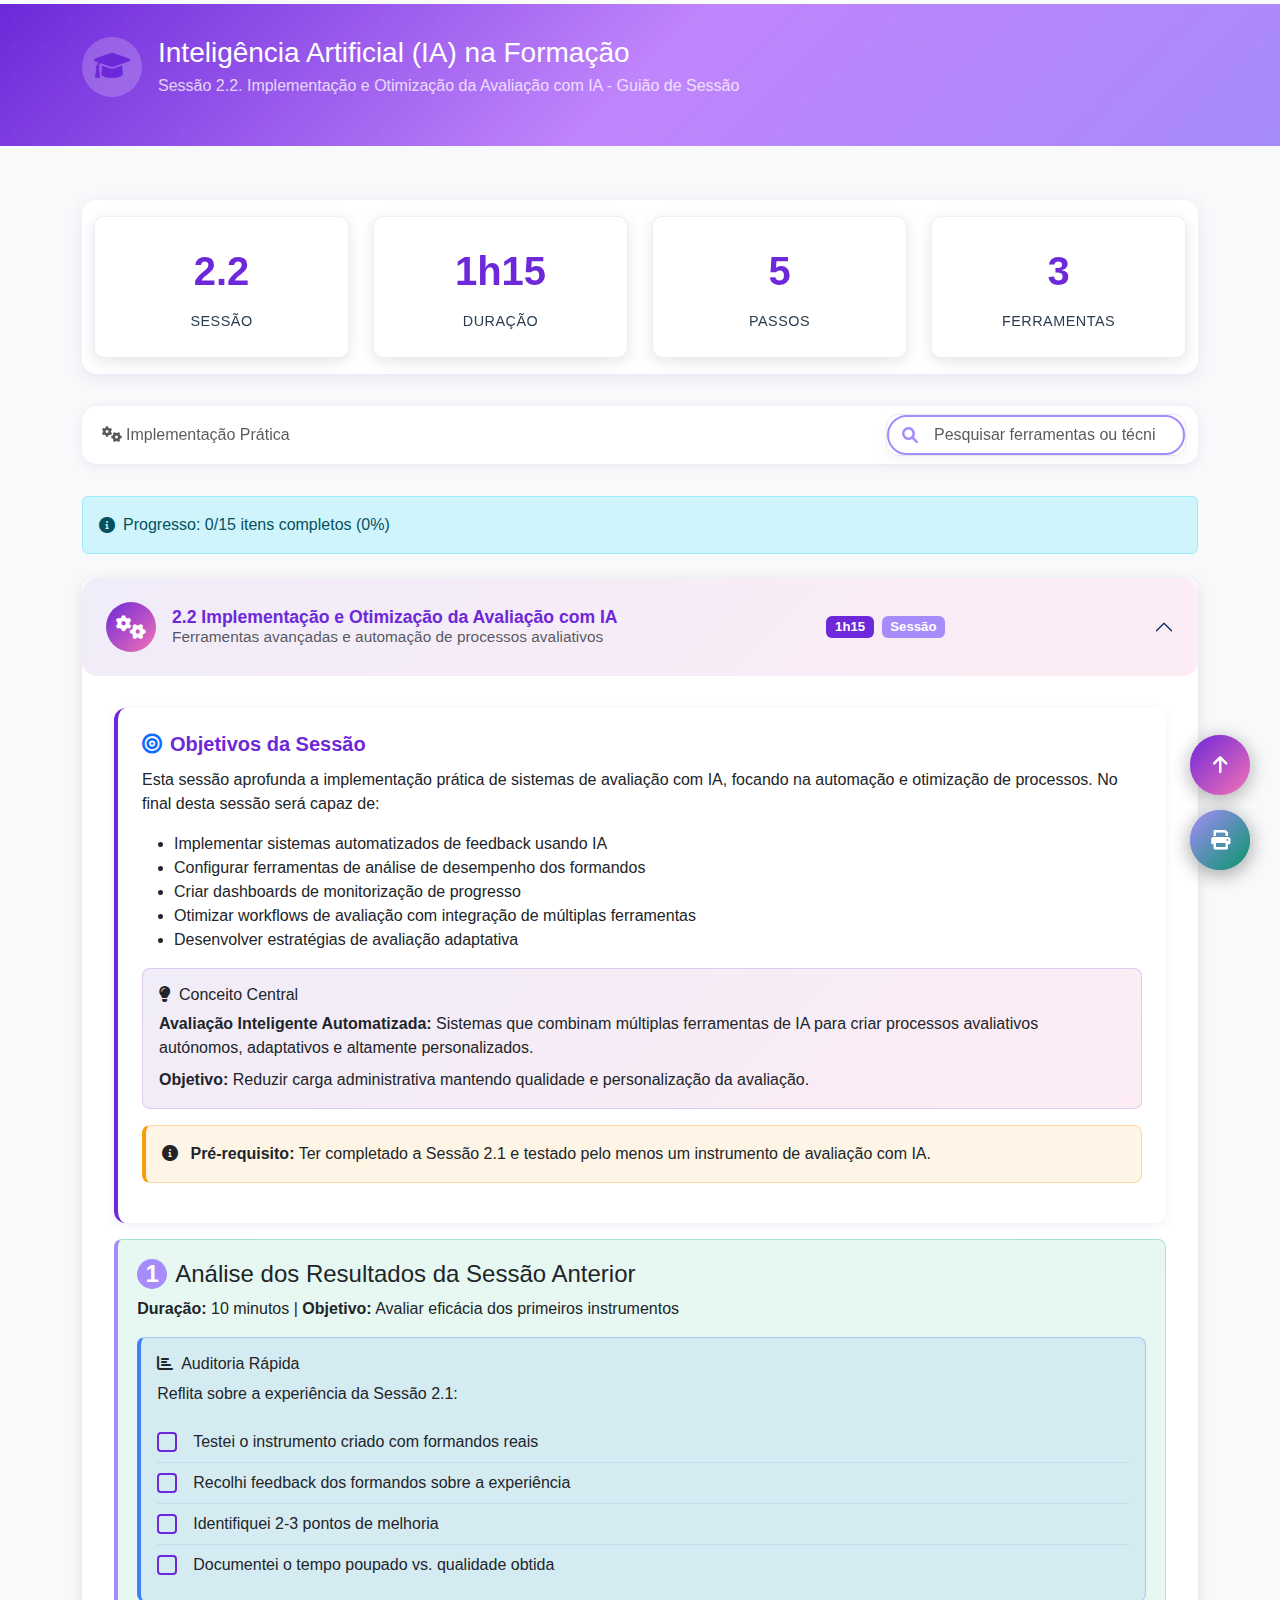
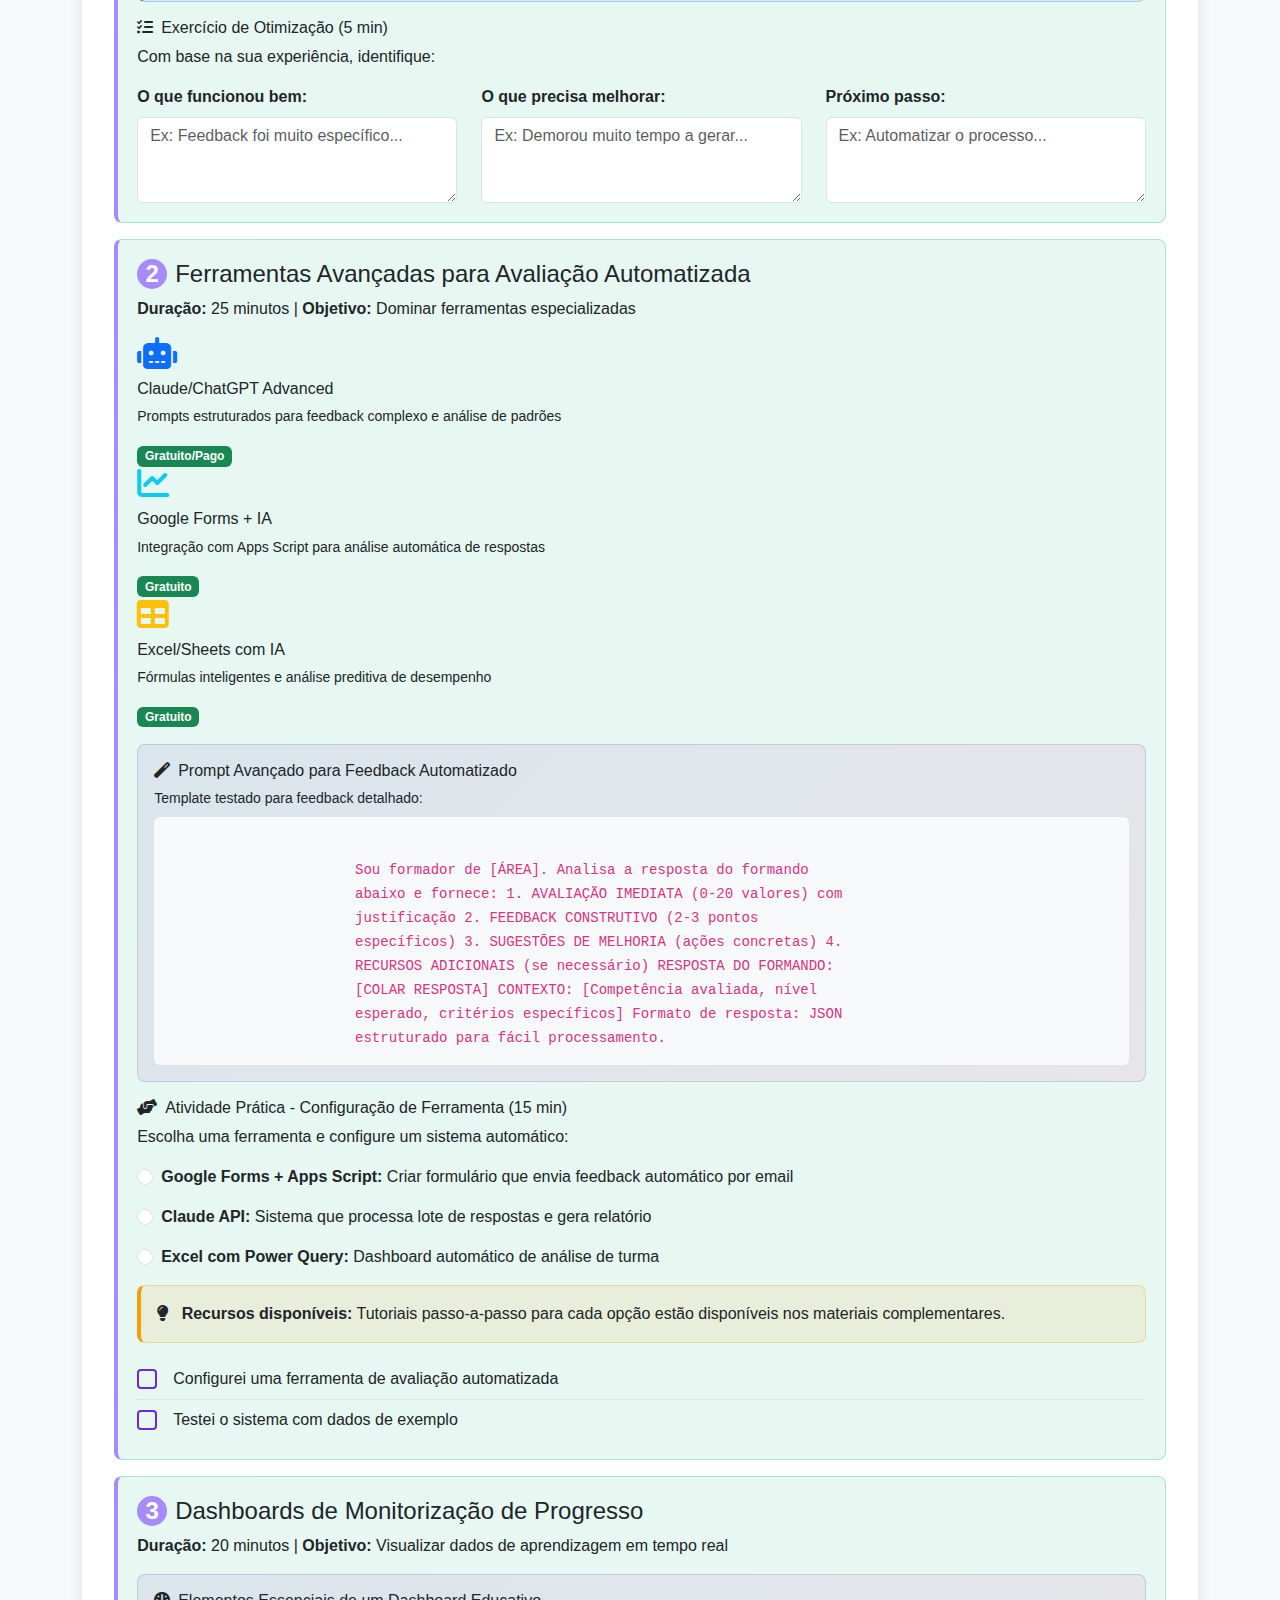
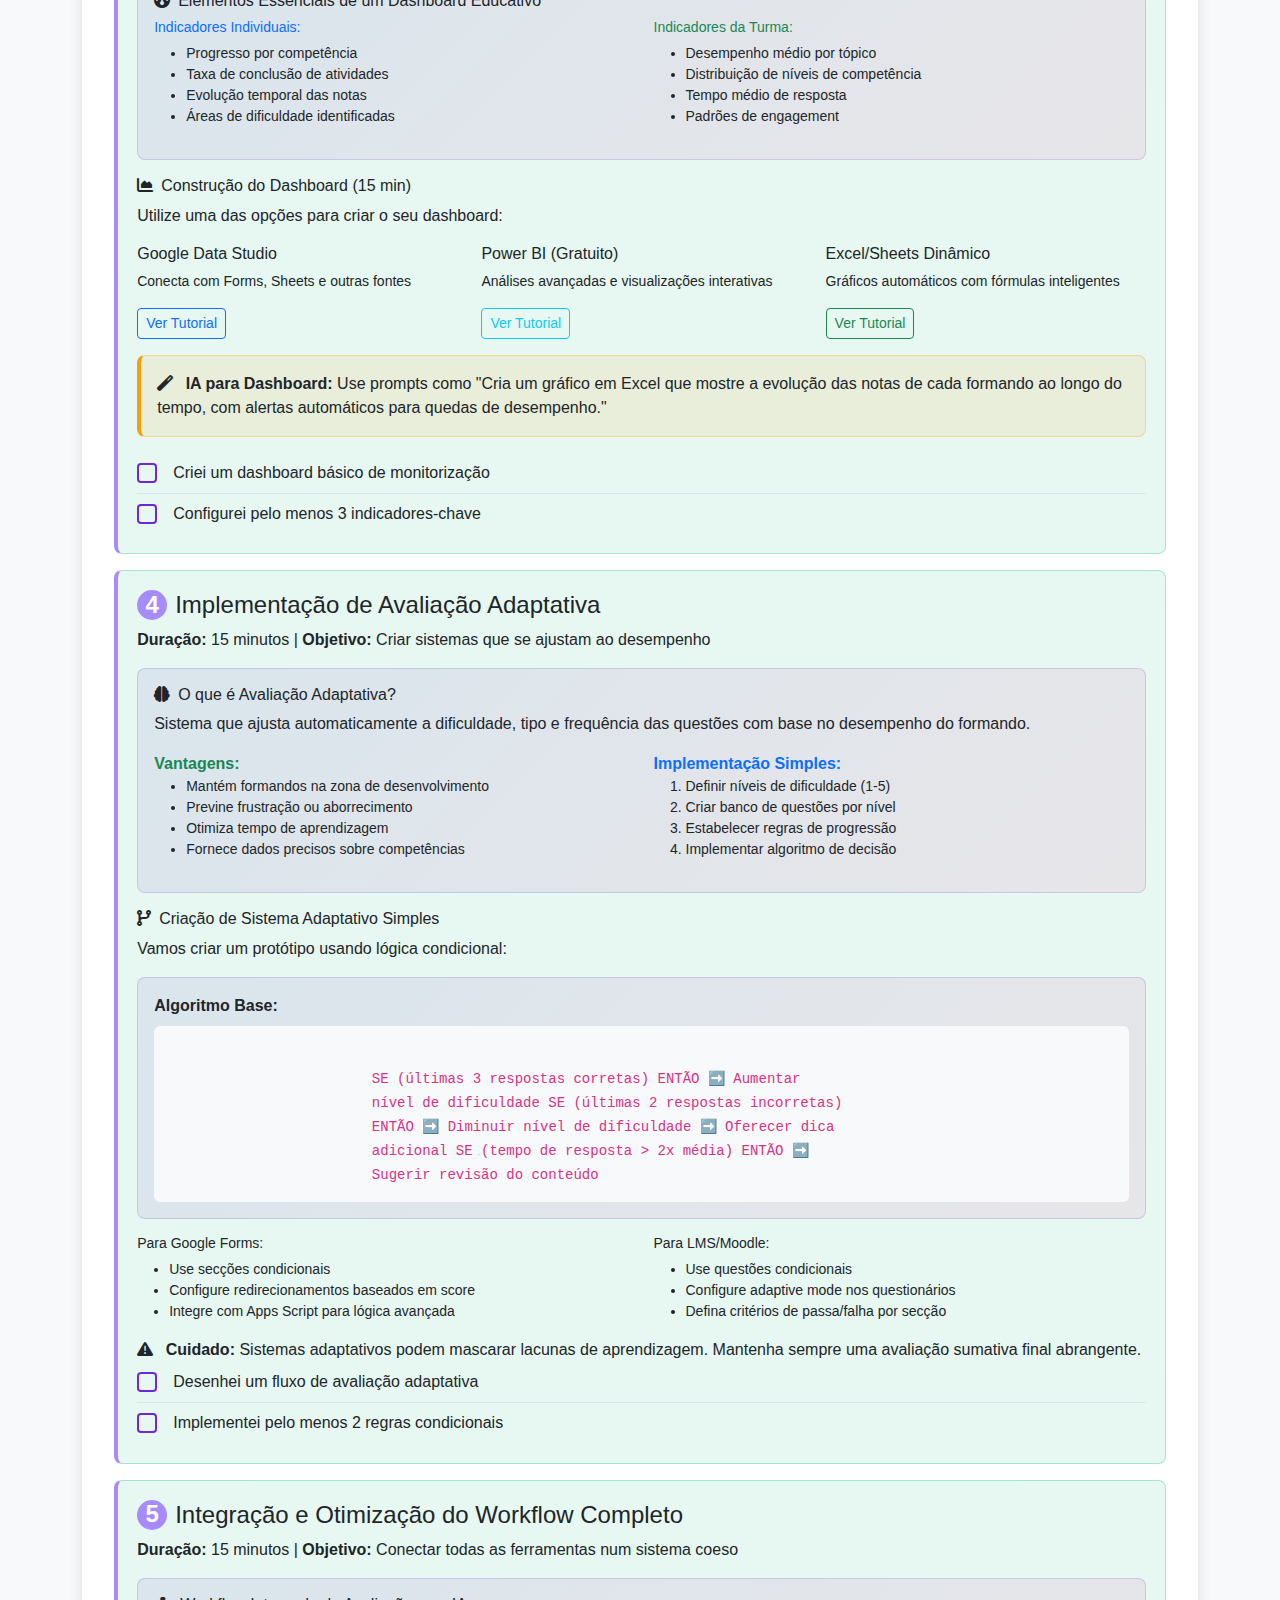
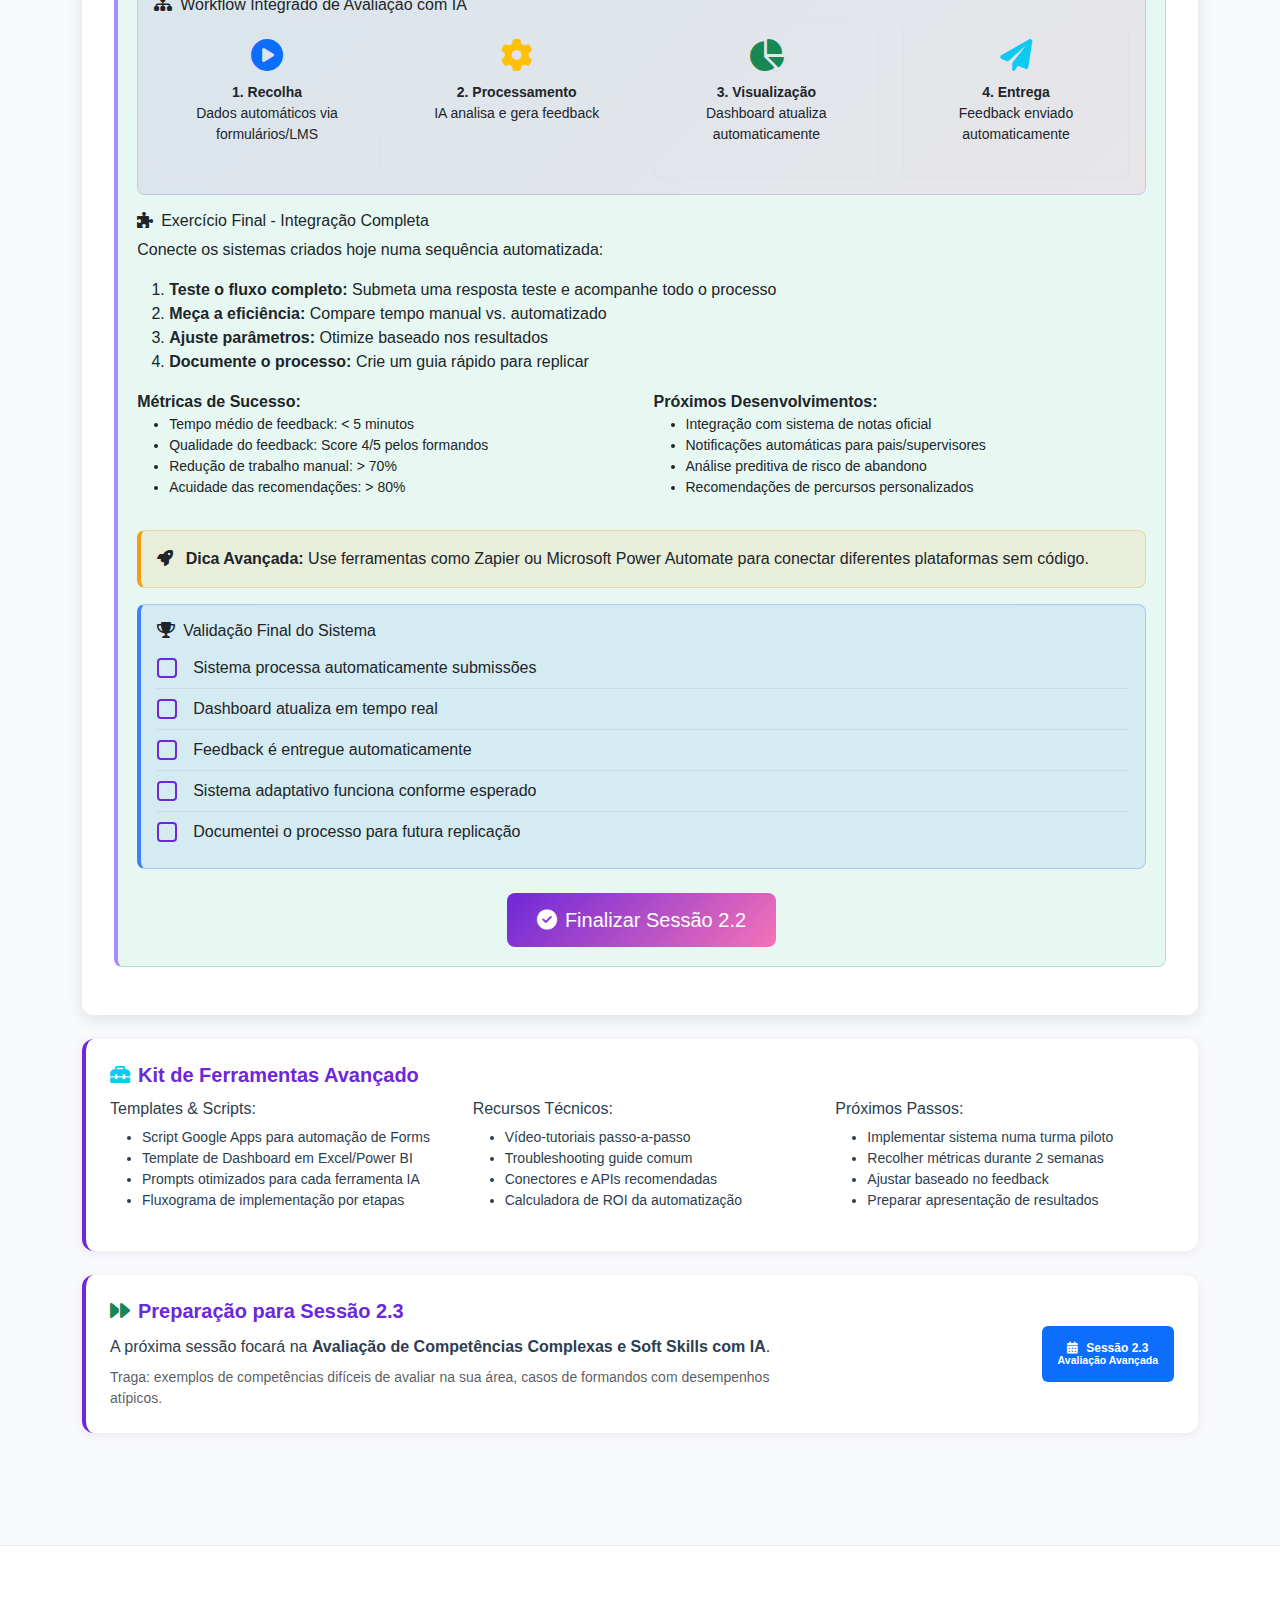
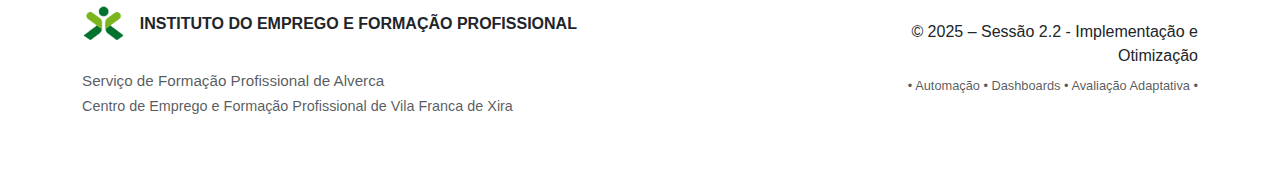
<file: sessao2_02.html>
<!DOCTYPE html>
<html lang="pt">
  <head>
    <meta charset="utf-8" />
    <title>Workshops de IA - IEFP</title>
    <meta name="viewport" content="width=device-width, initial-scale=1" />
    <meta
      name="description"
      content="Inteligência Artificial na Formação - Workshops práticos do IEFP"
    />

    <!-- Bootstrap CSS -->
    <link
      href="https://cdn.jsdelivr.net/npm/bootstrap@5.3.0/dist/css/bootstrap.min.css"
      rel="stylesheet"
    />
    <link
      rel="stylesheet"
      href="https://cdnjs.cloudflare.com/ajax/libs/font-awesome/6.0.0/css/all.min.css"
    />
    <!-- Custom CSS -->
    <link rel="stylesheet" href="assets/css/styles.css" />
    <link rel="stylesheet" href="assets/css/print.css" />
    <link rel="stylesheet" href="assets/css/floating_buttons.css" />
    <style>
      /* ===== TEMA 3 — Roxo/Violeta ===== */
      :root {
        --primary-color: #6d28d9; /* violeta */
        --secondary-color: #f472b6; /* rosa */
        --accent-color: #a78bfa; /* violeta claro */
        --text-dark: #2c3e50;
        --bg-light: #faf5ff;
        --success-color: #28a745;
        --warning-color: #ffc107;
        --danger-color: #dc3545;
        --info-color: #17a2b8;
      }
      body {
        font-family: "Segoe UI", Tahoma, Geneva, Verdana, sans-serif;
        background-color: #f8f9fa;
        color: var(--text-dark);
      }
      .header-main {
        background: linear-gradient(
          135deg,
          var(--primary-color) 0%,
          #c084fc 50%,
          var(--accent-color) 100%
        );
        color: white;
        padding: 2rem 0;
        position: relative;
      }
    </style>
  </head>
  <body>
    <!-- Progress bar -->
    <div class="progress-container">
      <div class="progress-bar-scroll" id="progressBar"></div>
    </div>

    <!-- Header -->
    <header class="header-main">
      <div class="container">
        <div class="header-content">
          <div class="d-flex align-items-center mb-3">
            <div class="logo-iefp">
              <i class="fas fa-graduation-cap"></i>
            </div>
            <div>
              <h1 class="h3 mb-1">Inteligência Artificial (IA) na Formação</h1>
              <p class="mb-0 opacity-75">
                Sessão 2.2. Implementação e Otimização da Avaliação com IA -
                Guião de Sessão
              </p>
            </div>
          </div>
        </div>
      </div>
    </header>

    <main class="container conteudo-pagina py-5">
      <!-- Secção de Estatísticas -->
      <section class="stats-section py-3">
        <div class="container">
          <div class="stats-content">
            <div class="row text-center justify-content-center">
              <div class="col-md-3 col-6">
                <div class="stats-card">
                  <span class="stats-number">2.2</span>
                  <span class="stats-label">Sessão</span>
                </div>
              </div>
              <div class="col-md-3 col-6">
                <div class="stats-card">
                  <span class="stats-number">1h15</span>
                  <span class="stats-label">Duração</span>
                </div>
              </div>
              <div class="col-md-3 col-6">
                <div class="stats-card">
                  <span class="stats-number">5</span>
                  <span class="stats-label">Passos</span>
                </div>
              </div>
              <div class="col-md-3 col-6">
                <div class="stats-card">
                  <span class="stats-number">3</span>
                  <span class="stats-label">Ferramentas</span>
                </div>
              </div>
            </div>
          </div>
        </div>
      </section>

      <!-- Menu de navegação e pesquisa -->
      <nav class="navbar navbar-expand-lg navbar-custom">
        <div class="container-fluid">
          <button
            class="navbar-toggler"
            type="button"
            data-bs-toggle="collapse"
            data-bs-target="#workshopMenu"
            aria-controls="workshopMenu"
            aria-expanded="false"
            aria-label="Menu"
          >
            <span class="navbar-toggler-icon"></span>
          </button>

          <div class="collapse navbar-collapse" id="workshopMenu">
            <ul class="navbar-nav me-auto mb-2 mb-lg-0">
              <li class="nav-item">
                <span class="nav-link">
                  <i class="fas fa-cogs me-1"></i>Implementação Prática
                </span>
              </li>
            </ul>

            <!-- Pesquisa -->
            <div class="search-container">
              <i class="fas fa-search search-icon"></i>

              <input
                id="searchInput"
                class="form-control"
                type="search"
                placeholder="Pesquisar ferramentas ou técnicas..."
                aria-label="Pesquisar"
              />
            </div>
          </div>
        </div>
      </nav>

      <!-- Contador de resultados -->
      <div class="alert alert-info d-flex align-items-center mb-4">
        <i class="fas fa-info-circle me-2"></i>
        <span id="resultsCounter"
          >Sessão 2.2 - Implementação e Otimização da Avaliação com IA</span
        >
      </div>

      <!-- Accordion principal -->
      <div class="accordion" id="accordionWorkshops">
        <!-- Sessão 2.2: Implementação e Otimização da Avaliação com IA -->
        <div
          class="accordion-item fade-in"
          data-tags="implementacao otimizacao ferramentas automacao analytics"
          data-categoria="pratico"
        >
          <h2 class="accordion-header" id="heading-w2s2">
            <button
              class="accordion-button"
              type="button"
              data-bs-toggle="collapse"
              data-bs-target="#collapse-w2s2"
              aria-expanded="true"
              aria-controls="collapse-w2s2"
            >
              <div class="icon-workshop">
                <i class="fas fa-cogs"></i>
              </div>
              <div>
                <div class="fw-semibold">
                  2.2 Implementação e Otimização da Avaliação com IA
                </div>
                <div class="small text-muted">
                  Ferramentas avançadas e automação de processos avaliativos
                </div>
              </div>
              <div class="ms-auto d-flex gap-2">
                <span class="badge badge-duration">1h15</span>
                <span class="badge badge-sincrona">Sessão</span>
              </div>
            </button>
          </h2>
          <div
            id="collapse-w2s2"
            class="accordion-collapse collapse show"
            aria-labelledby="heading-w2s2"
            data-bs-parent="#accordionWorkshops"
          >
            <div class="accordion-body">
              <div class="content-card">
                <h5>
                  <i class="fas fa-bullseye me-2 text-primary"></i>Objetivos da
                  Sessão
                </h5>
                <p>
                  Esta sessão aprofunda a implementação prática de sistemas de
                  avaliação com IA, focando na automação e otimização de
                  processos. No final desta sessão será capaz de:
                </p>
                <ul>
                  <li>
                    Implementar sistemas automatizados de feedback usando IA
                  </li>
                  <li>
                    Configurar ferramentas de análise de desempenho dos
                    formandos
                  </li>
                  <li>Criar dashboards de monitorização de progresso</li>
                  <li>
                    Otimizar workflows de avaliação com integração de múltiplas
                    ferramentas
                  </li>
                  <li>Desenvolver estratégias de avaliação adaptativa</li>
                </ul>

                <!-- Conceito base -->
                <div class="concept-box">
                  <h6><i class="fas fa-lightbulb me-2"></i>Conceito Central</h6>
                  <p class="mb-2">
                    <strong>Avaliação Inteligente Automatizada:</strong>
                    Sistemas que combinam múltiplas ferramentas de IA para criar
                    processos avaliativos autónomos, adaptativos e altamente
                    personalizados.
                  </p>
                  <p class="mb-0">
                    <strong>Objetivo:</strong> Reduzir carga administrativa
                    mantendo qualidade e personalização da avaliação.
                  </p>
                </div>

                <div class="tip-box">
                  <i class="fas fa-info-circle me-2"></i>
                  <strong>Pré-requisito:</strong> Ter completado a Sessão 2.1 e
                  testado pelo menos um instrumento de avaliação com IA.
                </div>
              </div>

              <!-- PASSO 1: Revisão e Análise dos Resultados da Sessão 2.1 -->
              <div class="tutorial-step">
                <h4>
                  <span class="step-number">1</span>Análise dos Resultados da
                  Sessão Anterior
                </h4>
                <p>
                  <strong>Duração:</strong> 10 minutos |
                  <strong>Objetivo:</strong> Avaliar eficácia dos primeiros
                  instrumentos
                </p>

                <div class="reflection-box">
                  <h6><i class="fas fa-chart-bar me-2"></i>Auditoria Rápida</h6>
                  <p>Reflita sobre a experiência da Sessão 2.1:</p>
                  <div class="checklist-item">
                    <div
                      class="checklist-checkbox"
                      onclick="toggleCheck(this)"
                    ></div>
                    <span>Testei o instrumento criado com formandos reais</span>
                  </div>
                  <div class="checklist-item">
                    <div
                      class="checklist-checkbox"
                      onclick="toggleCheck(this)"
                    ></div>
                    <span
                      >Recolhi feedback dos formandos sobre a experiência</span
                    >
                  </div>
                  <div class="checklist-item">
                    <div
                      class="checklist-checkbox"
                      onclick="toggleCheck(this)"
                    ></div>
                    <span>Identifiquei 2-3 pontos de melhoria</span>
                  </div>
                  <div class="checklist-item">
                    <div
                      class="checklist-checkbox"
                      onclick="toggleCheck(this)"
                    ></div>
                    <span>Documentei o tempo poupado vs. qualidade obtida</span>
                  </div>
                </div>

                <div class="practical-exercise">
                  <h6>
                    <i class="fas fa-tasks me-2"></i>Exercício de Otimização (5
                    min)
                  </h6>
                  <p>Com base na sua experiência, identifique:</p>
                  <div class="row">
                    <div class="col-md-4">
                      <strong>O que funcionou bem:</strong>
                      <textarea
                        class="form-control mt-2"
                        rows="3"
                        placeholder="Ex: Feedback foi muito específico..."
                      ></textarea>
                    </div>
                    <div class="col-md-4">
                      <strong>O que precisa melhorar:</strong>
                      <textarea
                        class="form-control mt-2"
                        rows="3"
                        placeholder="Ex: Demorou muito tempo a gerar..."
                      ></textarea>
                    </div>
                    <div class="col-md-4">
                      <strong>Próximo passo:</strong>
                      <textarea
                        class="form-control mt-2"
                        rows="3"
                        placeholder="Ex: Automatizar o processo..."
                      ></textarea>
                    </div>
                  </div>
                </div>
              </div>

              <!-- PASSO 2: Ferramentas Avançadas de Avaliação com IA -->
              <div class="tutorial-step">
                <h4>
                  <span class="step-number">2</span>Ferramentas Avançadas para
                  Avaliação Automatizada
                </h4>
                <p>
                  <strong>Duração:</strong> 25 minutos |
                  <strong>Objetivo:</strong> Dominar ferramentas especializadas
                </p>

                <div class="tools-grid">
                  <div class="tool-card">
                    <i
                      class="fas fa-robot text-primary"
                      style="font-size: 2rem; margin-bottom: 10px"
                    ></i>
                    <h6>Claude/ChatGPT Advanced</h6>
                    <p class="small">
                      Prompts estruturados para feedback complexo e análise de
                      padrões
                    </p>
                    <div class="badge bg-success small">Gratuito/Pago</div>
                  </div>
                  <div class="tool-card">
                    <i
                      class="fas fa-chart-line text-info"
                      style="font-size: 2rem; margin-bottom: 10px"
                    ></i>
                    <h6>Google Forms + IA</h6>
                    <p class="small">
                      Integração com Apps Script para análise automática de
                      respostas
                    </p>
                    <div class="badge bg-success small">Gratuito</div>
                  </div>
                  <div class="tool-card">
                    <i
                      class="fas fa-table text-warning"
                      style="font-size: 2rem; margin-bottom: 10px"
                    ></i>
                    <h6>Excel/Sheets com IA</h6>
                    <p class="small">
                      Fórmulas inteligentes e análise preditiva de desempenho
                    </p>
                    <div class="badge bg-success small">Gratuito</div>
                  </div>
                </div>

                <div class="concept-box">
                  <h6>
                    <i class="fas fa-magic me-2"></i>Prompt Avançado para
                    Feedback Automatizado
                  </h6>
                  <p class="small mb-2">
                    Template testado para feedback detalhado:
                  </p>
                  <div class="bg-light p-3 rounded">
                    <code style="white-space: pre-wrap">
                      Sou formador de [ÁREA]. Analisa a resposta do formando
                      abaixo e fornece: 1. AVALIAÇÃO IMEDIATA (0-20 valores) com
                      justificação 2. FEEDBACK CONSTRUTIVO (2-3 pontos
                      específicos) 3. SUGESTÕES DE MELHORIA (ações concretas) 4.
                      RECURSOS ADICIONAIS (se necessário) RESPOSTA DO FORMANDO:
                      [COLAR RESPOSTA] CONTEXTO: [Competência avaliada, nível
                      esperado, critérios específicos] Formato de resposta: JSON
                      estruturado para fácil processamento.</code
                    >
                  </div>
                </div>

                <div class="practical-exercise">
                  <h6>
                    <i class="fas fa-hands-helping me-2"></i>Atividade Prática -
                    Configuração de Ferramenta (15 min)
                  </h6>
                  <p>
                    Escolha uma ferramenta e configure um sistema automático:
                  </p>

                  <div class="form-check mb-3">
                    <input
                      class="form-check-input"
                      type="radio"
                      name="ferramenta"
                      id="tool1"
                    />
                    <label class="form-check-label" for="tool1">
                      <strong>Google Forms + Apps Script:</strong> Criar
                      formulário que envia feedback automático por email
                    </label>
                  </div>
                  <div class="form-check mb-3">
                    <input
                      class="form-check-input"
                      type="radio"
                      name="ferramenta"
                      id="tool2"
                    />
                    <label class="form-check-label" for="tool2">
                      <strong>Claude API:</strong> Sistema que processa lote de
                      respostas e gera relatório
                    </label>
                  </div>
                  <div class="form-check mb-3">
                    <input
                      class="form-check-input"
                      type="radio"
                      name="ferramenta"
                      id="tool3"
                    />
                    <label class="form-check-label" for="tool3">
                      <strong>Excel com Power Query:</strong> Dashboard
                      automático de análise de turma
                    </label>
                  </div>

                  <div class="tip-box mt-3">
                    <i class="fas fa-lightbulb me-2"></i>
                    <strong>Recursos disponíveis:</strong> Tutoriais
                    passo-a-passo para cada opção estão disponíveis nos
                    materiais complementares.
                  </div>
                </div>

                <div class="checklist-item">
                  <div
                    class="checklist-checkbox"
                    onclick="toggleCheck(this)"
                  ></div>
                  <span
                    >Configurei uma ferramenta de avaliação automatizada</span
                  >
                </div>
                <div class="checklist-item">
                  <div
                    class="checklist-checkbox"
                    onclick="toggleCheck(this)"
                  ></div>
                  <span>Testei o sistema com dados de exemplo</span>
                </div>
              </div>

              <!-- PASSO 3: Criação de Dashboards de Monitorização -->
              <div class="tutorial-step">
                <h4>
                  <span class="step-number">3</span>Dashboards de Monitorização
                  de Progresso
                </h4>
                <p>
                  <strong>Duração:</strong> 20 minutos |
                  <strong>Objetivo:</strong> Visualizar dados de aprendizagem em
                  tempo real
                </p>

                <div class="concept-box">
                  <h6>
                    <i class="fas fa-dashboard me-2"></i>Elementos Essenciais de
                    um Dashboard Educativo
                  </h6>
                  <div class="row">
                    <div class="col-md-6">
                      <h6 class="small text-primary">
                        Indicadores Individuais:
                      </h6>
                      <ul class="small">
                        <li>Progresso por competência</li>
                        <li>Taxa de conclusão de atividades</li>
                        <li>Evolução temporal das notas</li>
                        <li>Áreas de dificuldade identificadas</li>
                      </ul>
                    </div>
                    <div class="col-md-6">
                      <h6 class="small text-success">Indicadores da Turma:</h6>
                      <ul class="small">
                        <li>Desempenho médio por tópico</li>
                        <li>Distribuição de níveis de competência</li>
                        <li>Tempo médio de resposta</li>
                        <li>Padrões de engagement</li>
                      </ul>
                    </div>
                  </div>
                </div>

                <div class="practical-exercise">
                  <h6>
                    <i class="fas fa-chart-area me-2"></i>Construção do
                    Dashboard (15 min)
                  </h6>
                  <p>Utilize uma das opções para criar o seu dashboard:</p>

                  <div class="row">
                    <div class="col-md-4">
                      <div class="tool-card h-100">
                        <h6>Google Data Studio</h6>
                        <p class="small">
                          Conecta com Forms, Sheets e outras fontes
                        </p>
                        <button
                          class="btn btn-sm btn-outline-primary"
                          onclick="showTutorial('datastudio')"
                        >
                          Ver Tutorial
                        </button>
                      </div>
                    </div>
                    <div class="col-md-4">
                      <div class="tool-card h-100">
                        <h6>Power BI (Gratuito)</h6>
                        <p class="small">
                          Análises avançadas e visualizações interativas
                        </p>
                        <button
                          class="btn btn-sm btn-outline-info"
                          onclick="showTutorial('powerbi')"
                        >
                          Ver Tutorial
                        </button>
                      </div>
                    </div>
                    <div class="col-md-4">
                      <div class="tool-card h-100">
                        <h6>Excel/Sheets Dinâmico</h6>
                        <p class="small">
                          Gráficos automáticos com fórmulas inteligentes
                        </p>
                        <button
                          class="btn btn-sm btn-outline-success"
                          onclick="showTutorial('excel')"
                        >
                          Ver Tutorial
                        </button>
                      </div>
                    </div>
                  </div>

                  <div id="tutorial-content" class="mt-3" style="display: none">
                    <!-- Conteúdo do tutorial aparecerá aqui dinamicamente -->
                  </div>
                </div>

                <div class="tip-box">
                  <i class="fas fa-magic me-2"></i>
                  <strong>IA para Dashboard:</strong> Use prompts como "Cria um
                  gráfico em Excel que mostre a evolução das notas de cada
                  formando ao longo do tempo, com alertas automáticos para
                  quedas de desempenho."
                </div>

                <div class="checklist-item">
                  <div
                    class="checklist-checkbox"
                    onclick="toggleCheck(this)"
                  ></div>
                  <span>Criei um dashboard básico de monitorização</span>
                </div>
                <div class="checklist-item">
                  <div
                    class="checklist-checkbox"
                    onclick="toggleCheck(this)"
                  ></div>
                  <span>Configurei pelo menos 3 indicadores-chave</span>
                </div>
              </div>

              <!-- PASSO 4: Avaliação Adaptativa com IA -->
              <div class="tutorial-step">
                <h4>
                  <span class="step-number">4</span>Implementação de Avaliação
                  Adaptativa
                </h4>
                <p>
                  <strong>Duração:</strong> 15 minutos |
                  <strong>Objetivo:</strong> Criar sistemas que se ajustam ao
                  desempenho
                </p>

                <div class="concept-box">
                  <h6>
                    <i class="fas fa-brain me-2"></i>O que é Avaliação
                    Adaptativa?
                  </h6>
                  <p>
                    Sistema que ajusta automaticamente a dificuldade, tipo e
                    frequência das questões com base no desempenho do formando.
                  </p>

                  <div class="row mt-3">
                    <div class="col-md-6">
                      <strong class="text-success">Vantagens:</strong>
                      <ul class="small">
                        <li>Mantém formandos na zona de desenvolvimento</li>
                        <li>Previne frustração ou aborrecimento</li>
                        <li>Otimiza tempo de aprendizagem</li>
                        <li>Fornece dados precisos sobre competências</li>
                      </ul>
                    </div>
                    <div class="col-md-6">
                      <strong class="text-primary"
                        >Implementação Simples:</strong
                      >
                      <ol class="small">
                        <li>Definir níveis de dificuldade (1-5)</li>
                        <li>Criar banco de questões por nível</li>
                        <li>Estabelecer regras de progressão</li>
                        <li>Implementar algoritmo de decisão</li>
                      </ol>
                    </div>
                  </div>
                </div>

                <div class="practical-exercise">
                  <h6>
                    <i class="fas fa-code-branch me-2"></i>Criação de Sistema
                    Adaptativo Simples
                  </h6>
                  <p>Vamos criar um protótipo usando lógica condicional:</p>

                  <div class="concept-box">
                    <strong>Algoritmo Base:</strong>
                    <div class="bg-light p-3 rounded mt-2">
                      <code style="white-space: pre-wrap">
                        SE (últimas 3 respostas corretas) ENTÃO ➡️ Aumentar
                        nível de dificuldade SE (últimas 2 respostas incorretas)
                        ENTÃO ➡️ Diminuir nível de dificuldade ➡️ Oferecer dica
                        adicional SE (tempo de resposta > 2x média) ENTÃO ➡️
                        Sugerir revisão do conteúdo</code
                      >
                    </div>
                  </div>

                  <div class="row">
                    <div class="col-md-6">
                      <h6 class="small">Para Google Forms:</h6>
                      <ul class="small">
                        <li>Use secções condicionais</li>
                        <li>Configure redirecionamentos baseados em score</li>
                        <li>Integre com Apps Script para lógica avançada</li>
                      </ul>
                    </div>
                    <div class="col-md-6">
                      <h6 class="small">Para LMS/Moodle:</h6>
                      <ul class="small">
                        <li>Use questões condicionais</li>
                        <li>Configure adaptive mode nos questionários</li>
                        <li>Defina critérios de passa/falha por secção</li>
                      </ul>
                    </div>
                  </div>
                </div>

                <div class="warning-box">
                  <i class="fas fa-exclamation-triangle me-2"></i>
                  <strong>Cuidado:</strong> Sistemas adaptativos podem mascarar
                  lacunas de aprendizagem. Mantenha sempre uma avaliação
                  sumativa final abrangente.
                </div>

                <div class="checklist-item">
                  <div
                    class="checklist-checkbox"
                    onclick="toggleCheck(this)"
                  ></div>
                  <span>Desenhei um fluxo de avaliação adaptativa</span>
                </div>
                <div class="checklist-item">
                  <div
                    class="checklist-checkbox"
                    onclick="toggleCheck(this)"
                  ></div>
                  <span>Implementei pelo menos 2 regras condicionais</span>
                </div>
              </div>

              <!-- PASSO 5: Integração e Otimização do Workflow -->
              <div class="tutorial-step">
                <h4>
                  <span class="step-number">5</span>Integração e Otimização do
                  Workflow Completo
                </h4>
                <p>
                  <strong>Duração:</strong> 15 minutos |
                  <strong>Objetivo:</strong> Conectar todas as ferramentas num
                  sistema coeso
                </p>

                <div class="concept-box">
                  <h6>
                    <i class="fas fa-sitemap me-2"></i>Workflow Integrado de
                    Avaliação com IA
                  </h6>
                  <div class="row">
                    <div class="col-md-3 text-center">
                      <div class="p-3 border rounded">
                        <i
                          class="fas fa-play-circle text-primary"
                          style="font-size: 2rem"
                        ></i>
                        <p class="small mt-2">
                          <strong>1. Recolha</strong><br />Dados automáticos via
                          formulários/LMS
                        </p>
                      </div>
                    </div>
                    <div class="col-md-3 text-center">
                      <div class="p-3 border rounded">
                        <i
                          class="fas fa-cog text-warning"
                          style="font-size: 2rem"
                        ></i>
                        <p class="small mt-2">
                          <strong>2. Processamento</strong><br />IA analisa e
                          gera feedback
                        </p>
                      </div>
                    </div>
                    <div class="col-md-3 text-center">
                      <div class="p-3 border rounded">
                        <i
                          class="fas fa-chart-pie text-success"
                          style="font-size: 2rem"
                        ></i>
                        <p class="small mt-2">
                          <strong>3. Visualização</strong><br />Dashboard
                          atualiza automaticamente
                        </p>
                      </div>
                    </div>
                    <div class="col-md-3 text-center">
                      <div class="p-3 border rounded">
                        <i
                          class="fas fa-paper-plane text-info"
                          style="font-size: 2rem"
                        ></i>
                        <p class="small mt-2">
                          <strong>4. Entrega</strong><br />Feedback enviado
                          automaticamente
                        </p>
                      </div>
                    </div>
                  </div>
                </div>

                <div class="practical-exercise">
                  <h6>
                    <i class="fas fa-puzzle-piece me-2"></i>Exercício Final -
                    Integração Completa
                  </h6>
                  <p>
                    Conecte os sistemas criados hoje numa sequência
                    automatizada:
                  </p>

                  <ol>
                    <li>
                      <strong>Teste o fluxo completo:</strong> Submeta uma
                      resposta teste e acompanhe todo o processo
                    </li>
                    <li>
                      <strong>Meça a eficiência:</strong> Compare tempo manual
                      vs. automatizado
                    </li>
                    <li>
                      <strong>Ajuste parâmetros:</strong> Otimize baseado nos
                      resultados
                    </li>
                    <li>
                      <strong>Documente o processo:</strong> Crie um guia rápido
                      para replicar
                    </li>
                  </ol>

                  <div class="row mt-3">
                    <div class="col-md-6">
                      <strong>Métricas de Sucesso:</strong>
                      <ul class="small">
                        <li>Tempo médio de feedback: < 5 minutos</li>
                        <li>
                          Qualidade do feedback: Score 4/5 pelos formandos
                        </li>
                        <li>Redução de trabalho manual: > 70%</li>
                        <li>Acuidade das recomendações: > 80%</li>
                      </ul>
                    </div>
                    <div class="col-md-6">
                      <strong>Próximos Desenvolvimentos:</strong>
                      <ul class="small">
                        <li>Integração com sistema de notas oficial</li>
                        <li>Notificações automáticas para pais/supervisores</li>
                        <li>Análise preditiva de risco de abandono</li>
                        <li>Recomendações de percursos personalizados</li>
                      </ul>
                    </div>
                  </div>
                </div>

                <div class="tip-box">
                  <i class="fas fa-rocket me-2"></i>
                  <strong>Dica Avançada:</strong> Use ferramentas como Zapier ou
                  Microsoft Power Automate para conectar diferentes plataformas
                  sem código.
                </div>

                <div class="reflection-box">
                  <h6>
                    <i class="fas fa-trophy me-2"></i>Validação Final do Sistema
                  </h6>
                  <div class="checklist-item">
                    <div
                      class="checklist-checkbox"
                      onclick="toggleCheck(this)"
                    ></div>
                    <span>Sistema processa automaticamente submissões</span>
                  </div>
                  <div class="checklist-item">
                    <div
                      class="checklist-checkbox"
                      onclick="toggleCheck(this)"
                    ></div>
                    <span>Dashboard atualiza em tempo real</span>
                  </div>
                  <div class="checklist-item">
                    <div
                      class="checklist-checkbox"
                      onclick="toggleCheck(this)"
                    ></div>
                    <span>Feedback é entregue automaticamente</span>
                  </div>
                  <div class="checklist-item">
                    <div
                      class="checklist-checkbox"
                      onclick="toggleCheck(this)"
                    ></div>
                    <span>Sistema adaptativo funciona conforme esperado</span>
                  </div>
                  <div class="checklist-item">
                    <div
                      class="checklist-checkbox"
                      onclick="toggleCheck(this)"
                    ></div>
                    <span>Documentei o processo para futura replicação</span>
                  </div>
                </div>

                <div class="text-center mt-4">
                  <button
                    class="btn btn-lg"
                    onclick="finalizarSessao()"
                    style="
                      background: linear-gradient(
                        135deg,
                        var(--primary-color),
                        var(--secondary-color)
                      );
                      color: white;
                      border: none;
                      padding: 12px 30px;
                      border-radius: 8px;
                    "
                  >
                    <i class="fas fa-check-circle me-2"></i>Finalizar Sessão 2.2
                  </button>
                </div>
              </div>
            </div>
          </div>
        </div>
      </div>

      <!-- Recursos Adicionais -->
      <div class="content-card mt-4">
        <h5>
          <i class="fas fa-toolbox me-2 text-info"></i>Kit de Ferramentas
          Avançado
        </h5>
        <div class="row">
          <div class="col-md-4">
            <h6>Templates & Scripts:</h6>
            <ul class="small">
              <li>Script Google Apps para automação de Forms</li>
              <li>Template de Dashboard em Excel/Power BI</li>
              <li>Prompts otimizados para cada ferramenta IA</li>
              <li>Fluxograma de implementação por etapas</li>
            </ul>
          </div>
          <div class="col-md-4">
            <h6>Recursos Técnicos:</h6>
            <ul class="small">
              <li>Vídeo-tutoriais passo-a-passo</li>
              <li>Troubleshooting guide comum</li>
              <li>Conectores e APIs recomendadas</li>
              <li>Calculadora de ROI da automatização</li>
            </ul>
          </div>
          <div class="col-md-4">
            <h6>Próximos Passos:</h6>
            <ul class="small">
              <li>Implementar sistema numa turma piloto</li>
              <li>Recolher métricas durante 2 semanas</li>
              <li>Ajustar baseado no feedback</li>
              <li>Preparar apresentação de resultados</li>
            </ul>
          </div>
        </div>
      </div>

      <!-- Preparação para Sessão 2.3 -->
      <div class="content-card mt-4">
        <div class="row align-items-center">
          <div class="col-md-8">
            <h5>
              <i class="fas fa-forward me-2 text-success"></i>Preparação para
              Sessão 2.3
            </h5>
            <p class="mb-2">
              A próxima sessão focará na
              <strong
                >Avaliação de Competências Complexas e Soft Skills com
                IA</strong
              >.
            </p>
            <p class="small text-muted mb-0">
              Traga: exemplos de competências difíceis de avaliar na sua área,
              casos de formandos com desempenhos atípicos.
            </p>
          </div>
          <div class="col-md-4 text-end">
            <span class="badge bg-primary p-3">
              <i class="fas fa-calendar-alt me-2"></i>Sessão 2.3<br />
              <small>Avaliação Avançada</small>
            </span>
          </div>
        </div>
      </div>
    </main>
    <!-- Botões flutuantes -->
    <div class="floating-buttons">
      <button
        class="btn-floating btn-top"
        onclick="window.scrollTo({top: 0, behavior: 'smooth'})"
        title="Voltar ao topo"
      >
        <i class="fas fa-arrow-up"></i>
      </button>
      <button
        class="btn-floating btn-print"
        onclick="window.print()"
        title="Imprimir guião"
      >
        <i class="fas fa-print"></i>
      </button>
    </div>
    <!-- Footer -->
    <footer class="bg-white py-5 mt-5" style="border-top: 1px solid #e9ecef">
      <div class="container">
        <div class="row align-items-center">
          <div class="col-md-8">
            <div class="d-flex align-items-center mb-3">
              <div class="me-3">
                <img
                  src="assets/images/logo-iefp.png"
                  alt="Logo IEFP"
                  class="img-fluid"
                  style="max-height: 60px"
                  onerror="this.style.display='none';"
                />
              </div>
              <h6 class="text-dark mb-0" style="font-weight: 600">
                INSTITUTO DO EMPREGO E FORMAÇÃO PROFISSIONAL
              </h6>
            </div>
            <div class="text-muted" style="line-height: 1.5">
              <p class="mb-1" style="font-size: 0.95rem">
                Serviço de Formação Profissional de Alverca
              </p>
              <p class="mb-1" style="font-size: 0.9rem">
                Centro de Emprego e Formação Profissional de Vila Franca de Xira
              </p>
            </div>
          </div>
          <div class="col-md-4 text-end">
            <p class="text-dark mb-2" style="font-weight: 500">
              © 2025 – Sessão 2.2 - Implementação e Otimização
            </p>
            <div class="text-muted" style="font-size: 0.8rem">
              • Automação • Dashboards • Avaliação Adaptativa •
            </div>
          </div>
        </div>
      </div>
    </footer>

    <!-- Botões flutuantes -->
    <div class="floating-buttons">
      <button
        class="btn-floating btn-top"
        onclick="scrollToTop()"
        title="Voltar ao topo"
      >
        <i class="fas fa-arrow-up"></i>
      </button>
      <button
        class="btn-floating btn-print"
        onclick="window.print()"
        title="Imprimir guião"
      >
        <i class="fas fa-print"></i>
      </button>
    </div>

    <!-- Bootstrap JS -->
    <script src="https://cdn.jsdelivr.net/npm/bootstrap@5.3.0/dist/js/bootstrap.bundle.min.js"></script>
    <script src="assets/js/scripts.js"></script>

    <script>
      function toggleCheck(element) {
        element.classList.toggle("checked");
      }

      function scrollToTop() {
        window.scrollTo({ top: 0, behavior: "smooth" });
      }

      function showTutorial(tool) {
        const content = document.getElementById("tutorial-content");
        const tutorials = {
          datastudio: `
            <div class="concept-box">
              <h6>Tutorial Google Data Studio:</h6>
              <ol class="small">
                <li>Acesse datastudio.google.com</li>
                <li>Clique em "Criar" → "Relatório"</li>
                <li>Conecte à fonte de dados (Google Forms/Sheets)</li>
                <li>Arraste campos para criar gráficos automáticos</li>
                <li>Configure filtros por formando ou período</li>
              </ol>
            </div>`,
          powerbi: `
            <div class="concept-box">
              <h6>Tutorial Power BI:</h6>
              <ol class="small">
                <li>Baixe Power BI Desktop (gratuito)</li>
                <li>Importe dados do Excel/CSV</li>
                <li>Use visualizações predefinidas</li>
                <li>Configure refresh automático</li>
                <li>Publique no serviço online (gratuito)</li>
              </ol>
            </div>`,
          excel: `
            <div class="concept-box">
              <h6>Tutorial Excel Dinâmico:</h6>
              <ol class="small">
                <li>Organize dados em tabela estruturada</li>
                <li>Use Tabelas Dinâmicas para análises</li>
                <li>Crie gráficos dinâmicos automáticos</li>
                <li>Configure formatação condicional</li>
                <li>Use fórmulas como PROCV e SOMASES</li>
              </ol>
            </div>`,
        };

        content.innerHTML = tutorials[tool] || "Tutorial não encontrado.";
        content.style.display = "block";
      }

      function finalizarSessao() {
        const completedCount = document.querySelectorAll(
          ".checklist-checkbox.checked"
        ).length;
        const totalCount = document.querySelectorAll(
          ".checklist-checkbox"
        ).length;

        if (completedCount >= totalCount * 0.8) {
          alert(
            `Excelente! Completou ${completedCount}/${totalCount} objetivos. Sessão 2.2 concluída com sucesso. Está pronto para implementar avaliação automatizada com IA!`
          );
        } else {
          alert(
            `Sessão 2.2 registada. Completou ${completedCount}/${totalCount} objetivos. Reveja os pontos em falta antes de implementar o sistema.`
          );
        }
      }

      // Progress bar automática
      window.addEventListener("scroll", () => {
        const scrolled =
          (window.scrollY /
            (document.documentElement.scrollHeight - window.innerHeight)) *
          100;
        document.getElementById("progressBar").style.width = scrolled + "%";
      });

      // Animações de entrada
      const observerOptions = {
        threshold: 0.1,
        rootMargin: "0px 0px -50px 0px",
      };

      const observer = new IntersectionObserver((entries) => {
        entries.forEach((entry) => {
          if (entry.isIntersecting) {
            entry.target.style.animationDelay = "0.2s";
            entry.target.classList.add("fade-in");
          }
        });
      }, observerOptions);

      document.querySelectorAll(".tutorial-step").forEach((el) => {
        observer.observe(el);
      });
    </script>
  </body>
</html>
</file>
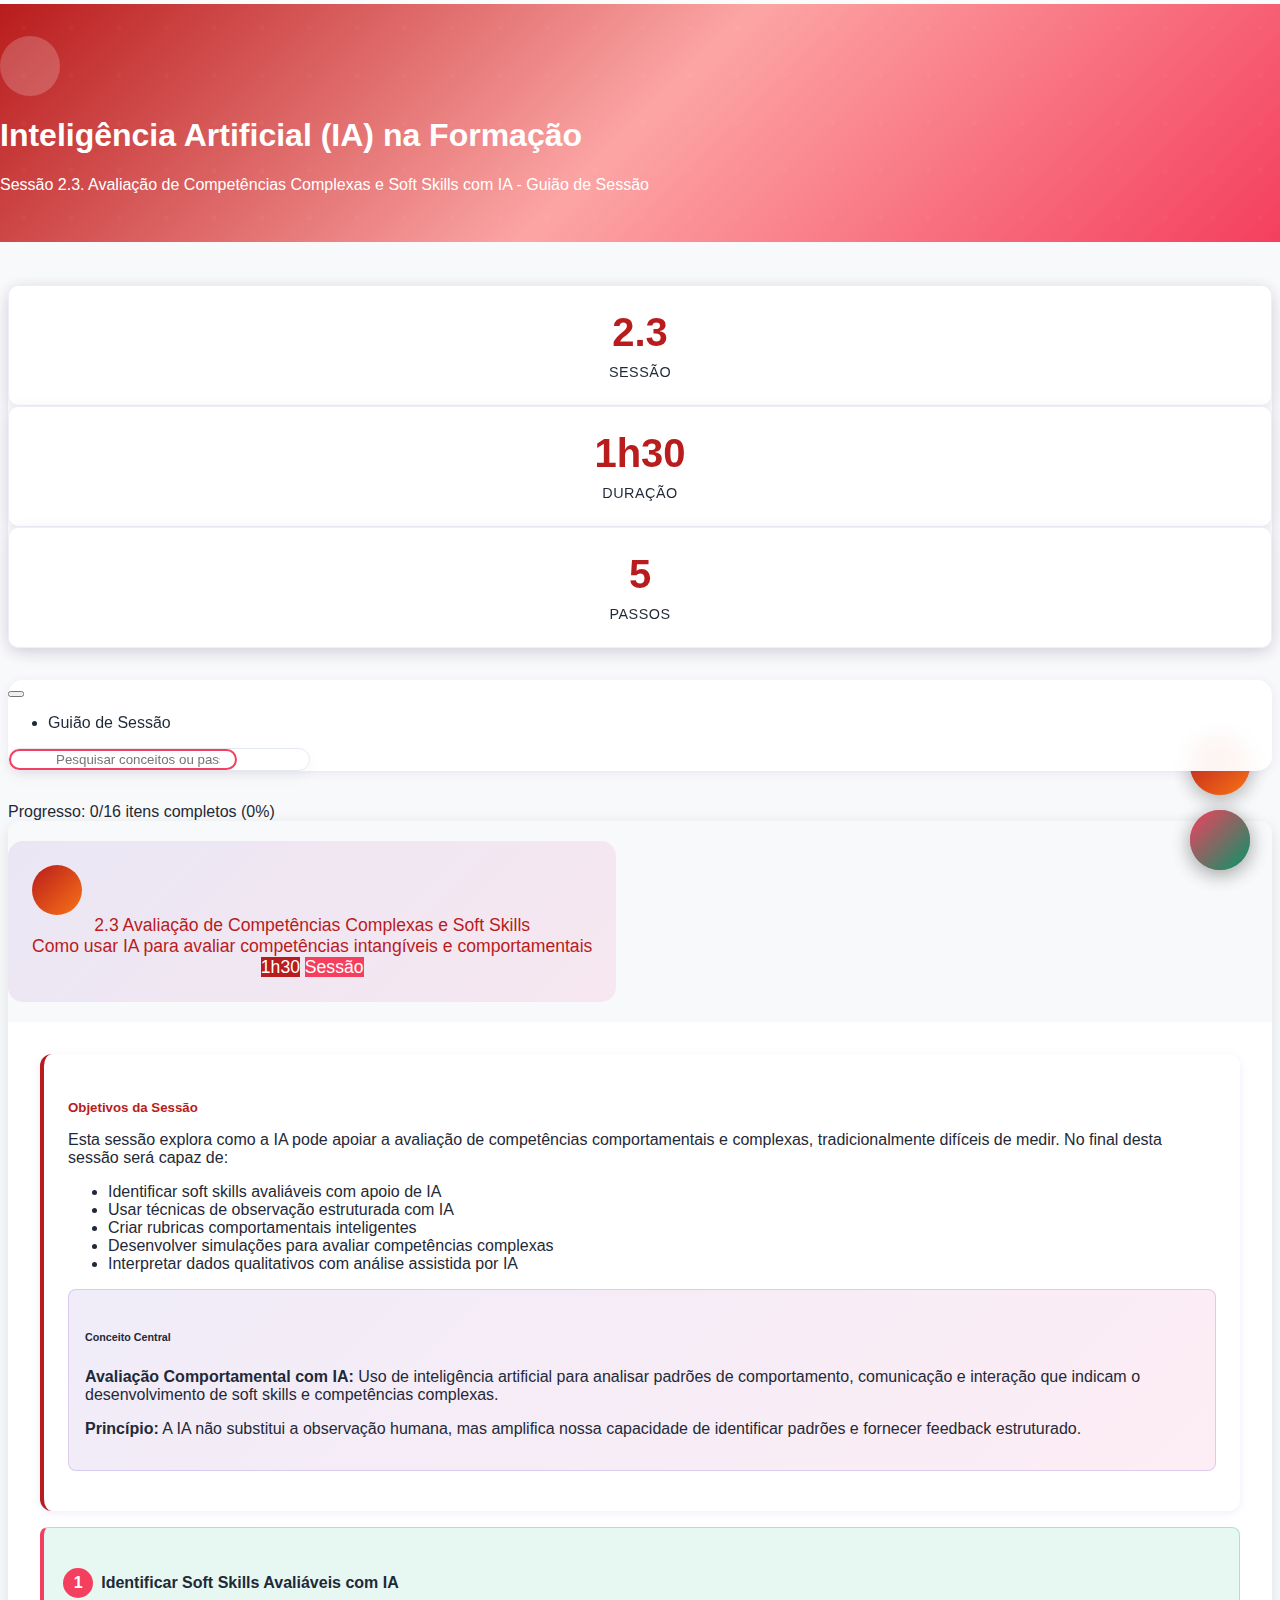
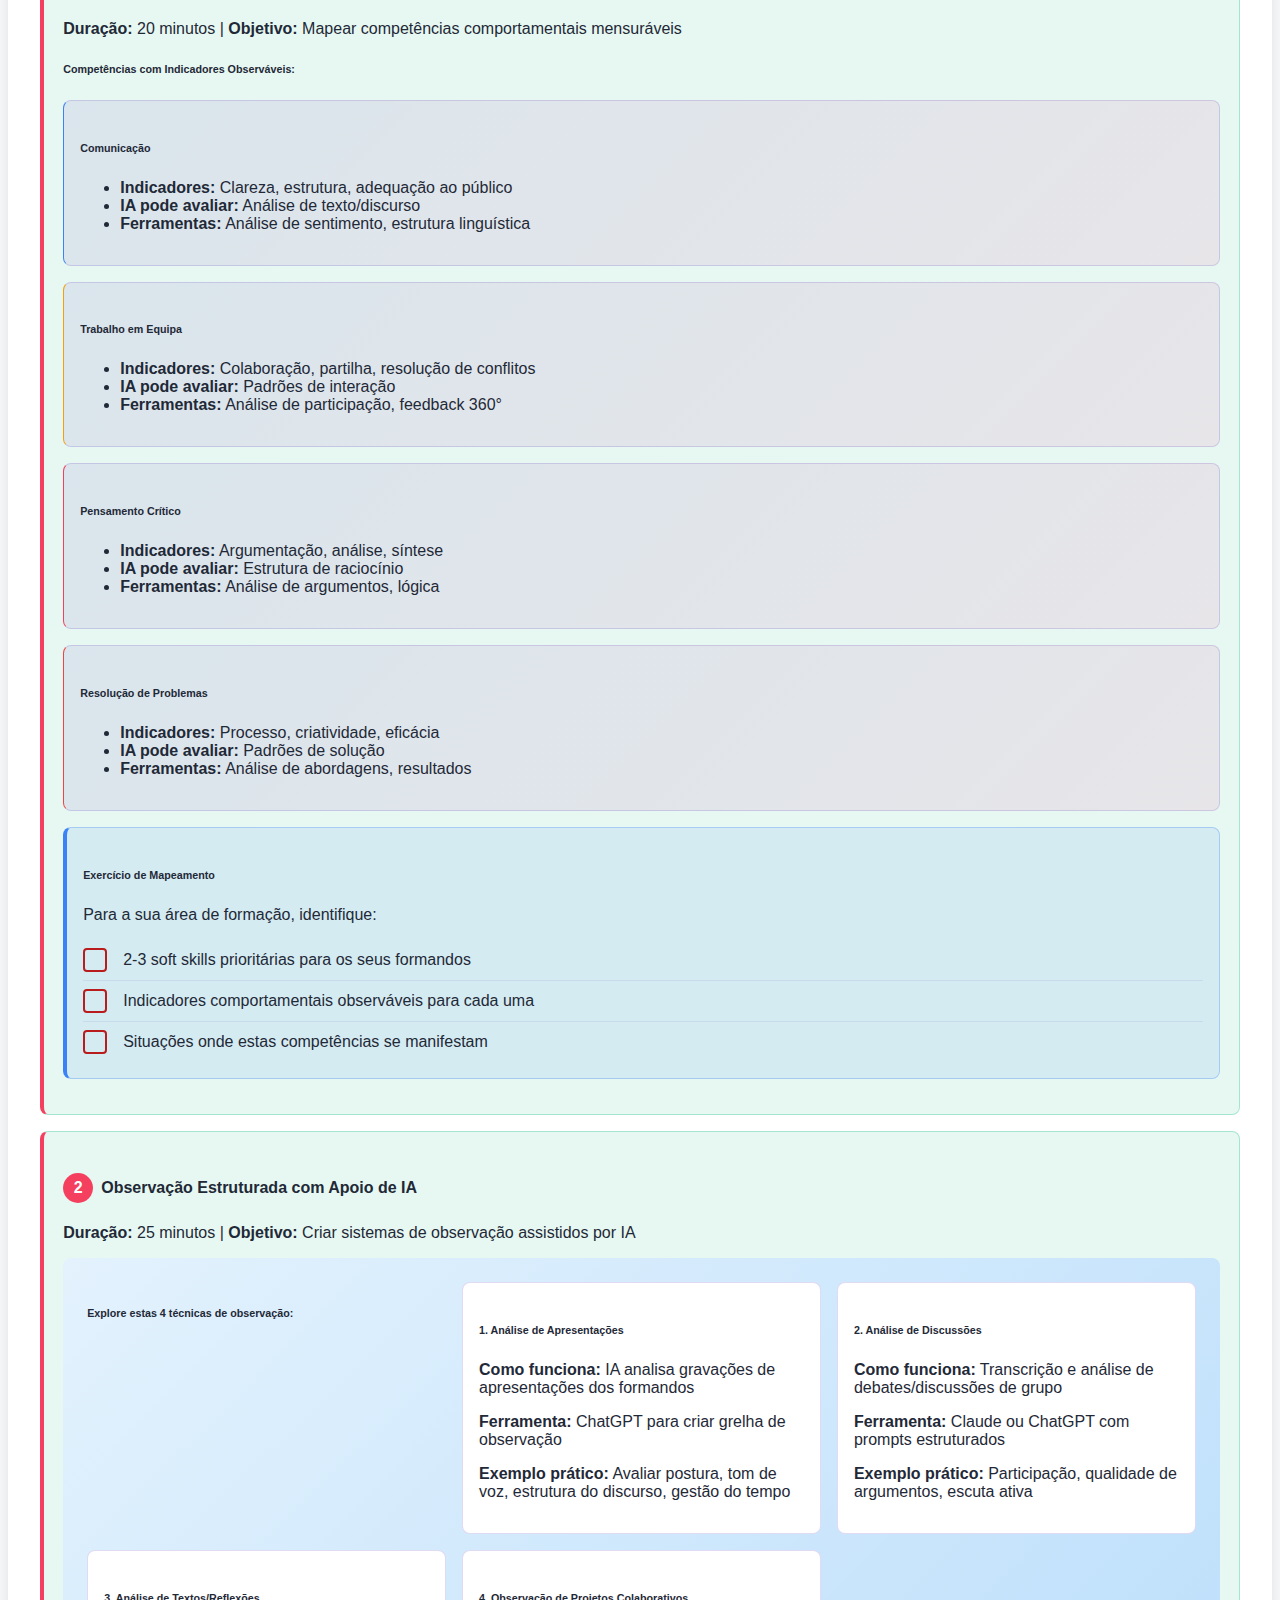
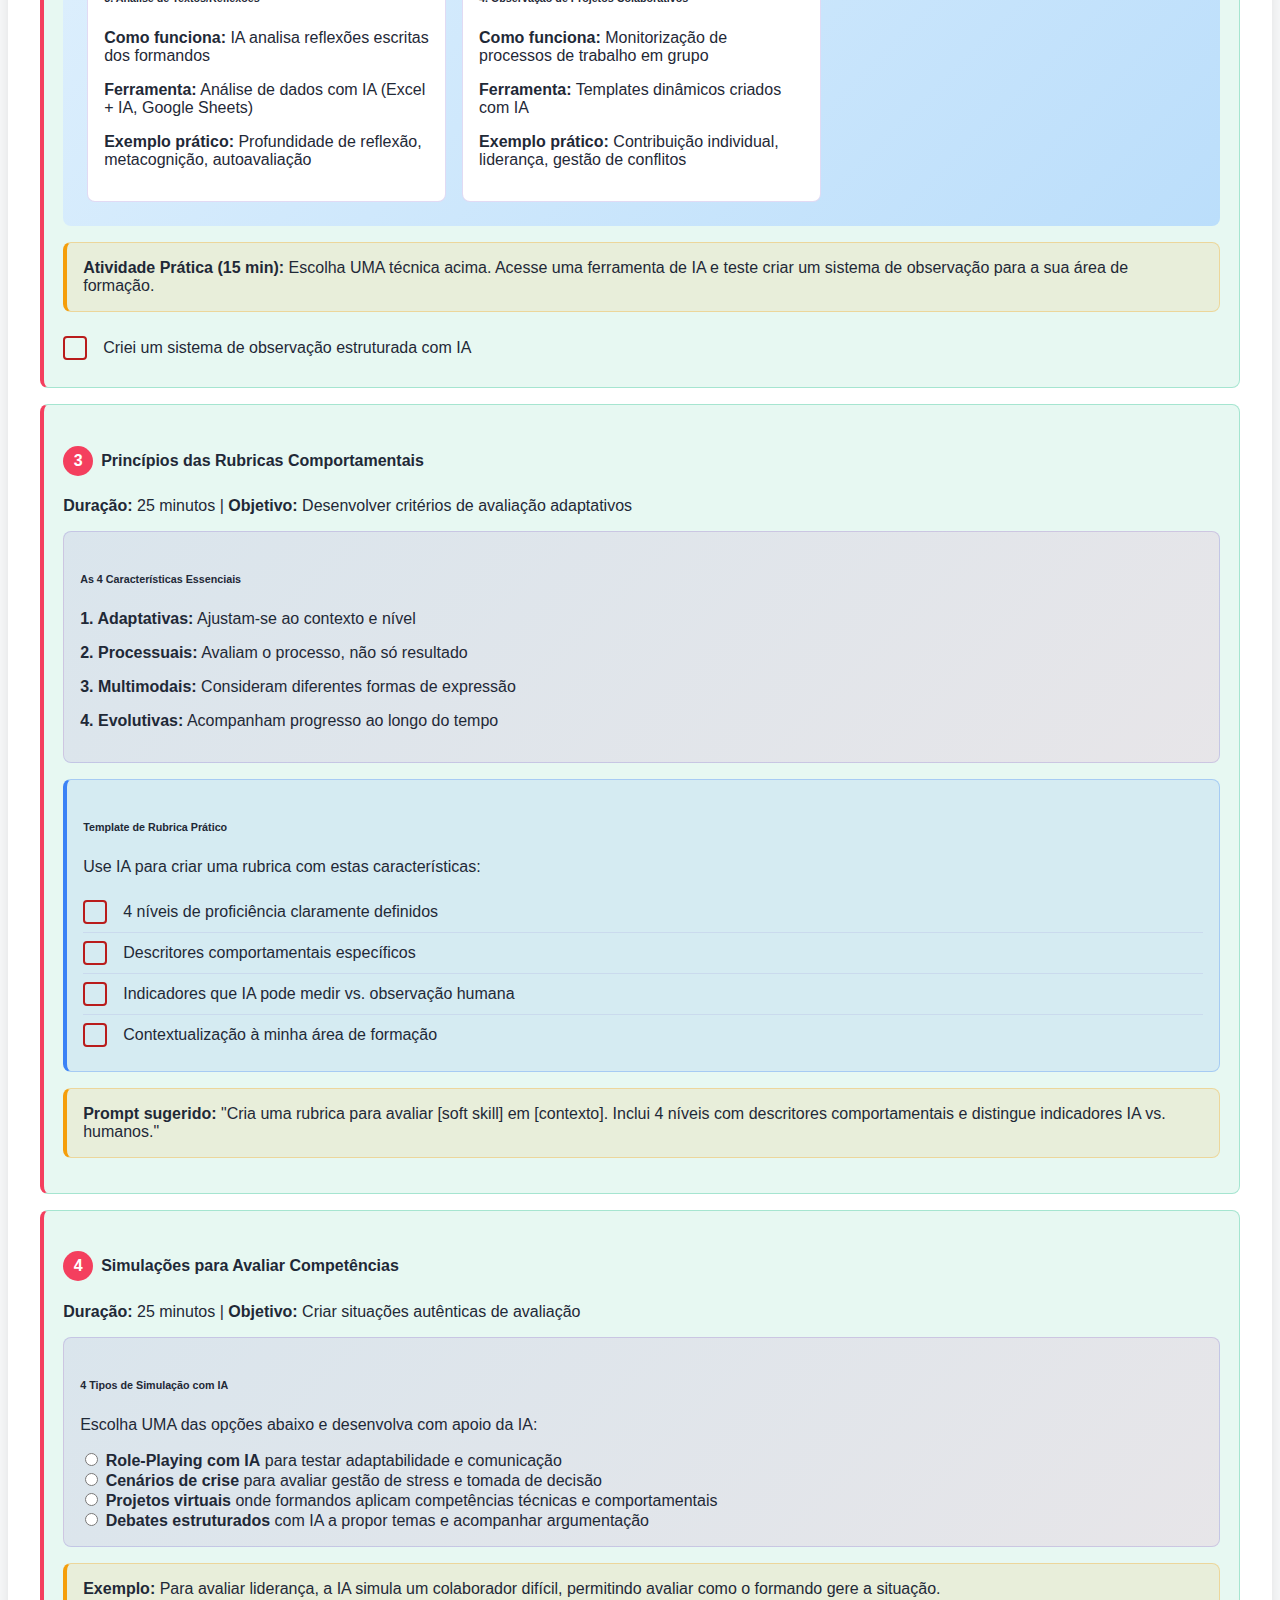
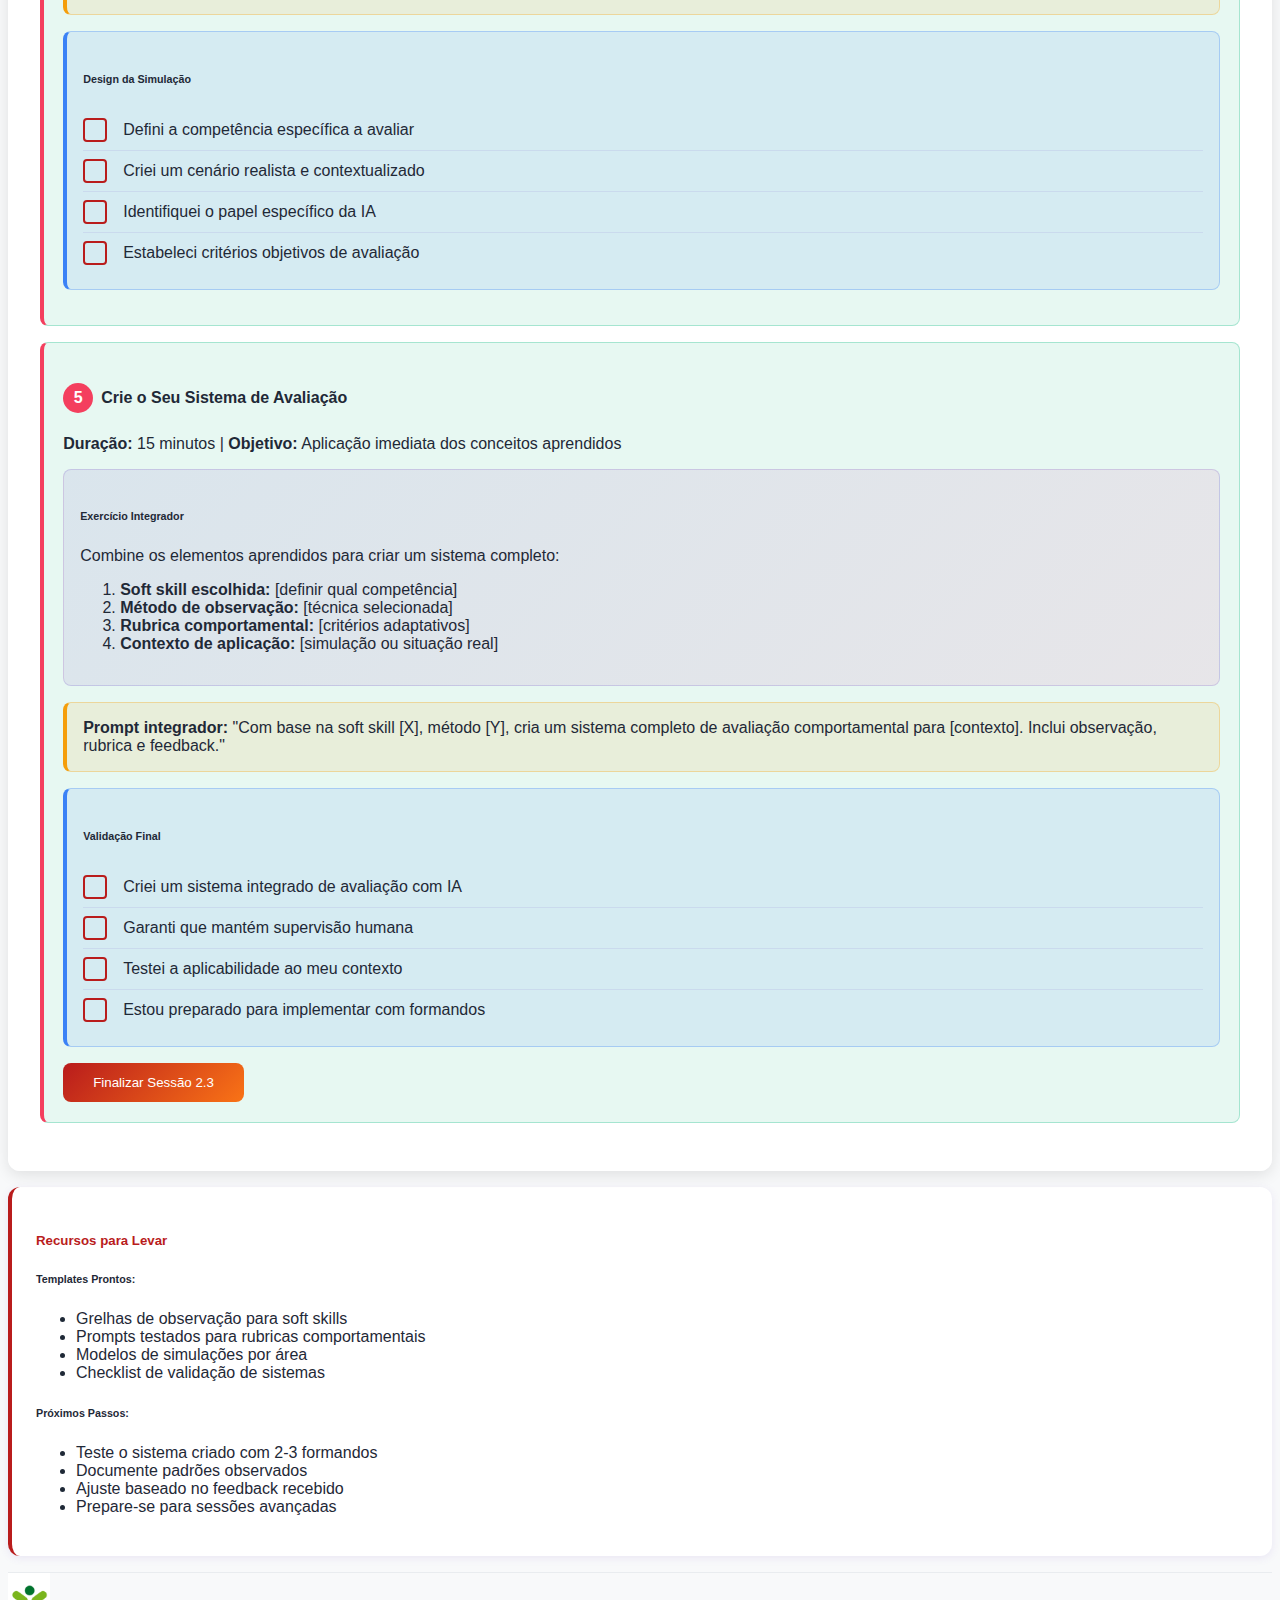
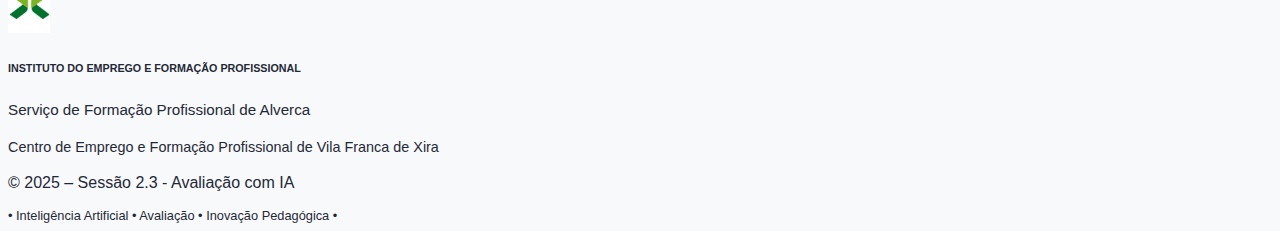
<file: sessao2_03.html>
<!DOCTYPE html>
<html lang="pt">
  <head>
    <meta charset="utf-8" />
    <title>Workshops de IA - IEFP</title>
    <meta name="viewport" content="width=device-width, initial-scale=1" />
    <meta
      name="description"
      content="Inteligência Artificial na Formação - Workshops práticos do IEFP"
    />
    <link rel="stylesheet" href="assets/css/styles.css" />
    <link rel="stylesheet" href="assets/css/print.css" />
    <link rel="stylesheet" href="assets/css/floating_buttons.css" />
    <style>
      /* ===== TEMA 4 — Vermelho Rubi ===== */
      :root {
        --primary-color: #b91c1c; /* rubi */
        --secondary-color: #f97316; /* laranja vivo */
        --accent-color: #f43f5e; /* rosa avermelhado */
        --text-dark: #1f2937;
        --bg-light: #fff7f7;
        --success-color: #28a745;
        --warning-color: #ffc107;
        --danger-color: #dc3545;
        --info-color: #17a2b8;
      }
      body {
        font-family: "Segoe UI", Tahoma, Geneva, Verdana, sans-serif;
        background-color: #f8f9fa;
        color: var(--text-dark);
      }
      .header-main {
        background: linear-gradient(
          135deg,
          var(--primary-color) 0%,
          #fca5a5 50%,
          var(--accent-color) 100%
        );
        color: white;
        padding: 2rem 0;
        position: relative;
      }
    </style>
  </head>
  <body>
    <!-- Progress bar -->
    <div class="progress-container">
      <div class="progress-bar-scroll" id="progressBar"></div>
    </div>
    <div class="text-end mt-3">
      <button class="btn btn-print" onclick="window.print()">
        <i class="fas fa-print"></i> Imprimir esta sessão
      </button>
    </div>
    <div class="text-end mt-3">
      <button class="btn btn-print" onclick="window.print()">
        <i class="fas fa-print"></i> Imprimir esta sessão
      </button>
    </div>
    <div class="text-end mt-3">
      <button class="btn btn-print" onclick="window.print()">
        <i class="fas fa-print"></i> Imprimir esta sessão
      </button>
    </div>
    <div class="text-end mt-3">
      <button class="btn btn-print" onclick="window.print()">
        <i class="fas fa-print"></i> Imprimir esta sessão
      </button>
    </div>
    <div class="text-end mt-3">
      <button class="btn btn-print" onclick="window.print()">
        <i class="fas fa-print"></i> Imprimir esta sessão
      </button>
    </div>

    <!-- Header -->
    <header class="header-main">
      <div class="container">
        <div class="header-content">
          <div class="d-flex align-items-center mb-3">
            <div class="logo-iefp">
              <i class="fas fa-graduation-cap"></i>
            </div>
            <div>
              <h1 class="h3 mb-1">Inteligência Artificial (IA) na Formação</h1>
              <p class="mb-0 opacity-75">
                Sessão 2.3. Avaliação de Competências Complexas e Soft Skills
                com IA - Guião de Sessão
              </p>
            </div>
          </div>
        </div>
      </div>
    </header>

    <main
      class="container conteudo-pagina py-5"
      style="margin-top: 100px !important; padding-top: 100px !important"
    >
      <!-- Secção de Estatísticas -->
      <section class="stats-section py-3">
        <div class="container">
          <div class="stats-content">
            <div class="row text-center justify-content-center">
              <div class="col-md-4 col-6">
                <div class="stats-card">
                  <span class="stats-number">2.3</span>
                  <span class="stats-label">Sessão</span>
                </div>
              </div>
              <div class="col-md-4 col-6">
                <div class="stats-card">
                  <span class="stats-number">1h30</span>
                  <span class="stats-label">Duração</span>
                </div>
              </div>
              <div class="col-md-4 col-12">
                <div class="stats-card">
                  <span class="stats-number">5</span>
                  <span class="stats-label">Passos</span>
                </div>
              </div>
            </div>
          </div>
        </div>
      </section>
      <!-- Botão imprimir na section -->

      <!-- Menu de navegação e pesquisa -->
      <nav class="navbar navbar-expand-lg navbar-custom">
        <div class="container-fluid">
          <button
            class="navbar-toggler"
            type="button"
            data-bs-toggle="collapse"
            data-bs-target="#workshopMenu"
            aria-controls="workshopMenu"
            aria-expanded="false"
            aria-label="Menu"
          >
            <span class="navbar-toggler-icon"></span>
          </button>

          <div class="collapse navbar-collapse" id="workshopMenu">
            <ul class="navbar-nav me-auto mb-2 mb-lg-0">
              <li class="nav-item">
                <span class="nav-link">
                  <i class="fas fa-book-reader me-1"></i>Guião de Sessão
                </span>
              </li>
            </ul>

            <!-- Pesquisa -->
            <div class="search-container">
              <i class="fas fa-search search-icon"></i>
              <input
                id="searchInput"
                class="form-control"
                type="search"
                placeholder="Pesquisar conceitos ou passos..."
                aria-label="Pesquisar"
              />
            </div>
          </div>
        </div>
      </nav>

      <!-- Contador de resultados -->
      <div class="alert alert-info d-flex align-items-center mb-4">
        <i class="fas fa-info-circle me-2"></i>
        <span id="resultsCounter"
          >Sessão 2.3 - Avaliação de Competências Complexas e Soft Skills com
          IA</span
        >
      </div>

      <!-- Accordion principal -->
      <div class="accordion" id="accordionWorkshops">
        <!-- Sessão 2.3: Avaliação de Competências Complexas e Soft Skills -->
        <div
          class="accordion-item fade-in"
          data-tags="competencias soft skills comunicacao lideranca trabalho equipa criatividade pensamento critico"
          data-categoria="tutorial"
        >
          <h2 class="accordion-header" id="heading-w2s3">
            <button
              class="accordion-button"
              type="button"
              data-bs-toggle="collapse"
              data-bs-target="#collapse-w2s3"
              aria-expanded="true"
              aria-controls="collapse-w2s3"
            >
              <div class="icon-workshop">
                <i class="fas fa-users-cog"></i>
              </div>
              <div>
                <div class="fw-semibold">
                  2.3 Avaliação de Competências Complexas e Soft Skills
                </div>
                <div class="small text-muted">
                  Como usar IA para avaliar competências intangíveis e
                  comportamentais
                </div>
              </div>
              <div class="ms-auto d-flex gap-2">
                <span class="badge badge-duration">1h30</span>
                <span class="badge badge-sincrona">Sessão</span>
              </div>
            </button>
          </h2>
          <div
            id="collapse-w2s3"
            class="accordion-collapse collapse show"
            aria-labelledby="heading-w2s3"
            data-bs-parent="#accordionWorkshops"
          >
            <div class="accordion-body">
              <div class="content-card">
                <h5>
                  <i class="fas fa-bullseye me-2 text-primary"></i>Objetivos da
                  Sessão
                </h5>
                <p>
                  Esta sessão explora como a IA pode apoiar a avaliação de
                  competências comportamentais e complexas, tradicionalmente
                  difíceis de medir. No final desta sessão será capaz de:
                </p>
                <ul>
                  <li>Identificar soft skills avaliáveis com apoio de IA</li>
                  <li>Usar técnicas de observação estruturada com IA</li>
                  <li>Criar rubricas comportamentais inteligentes</li>
                  <li>
                    Desenvolver simulações para avaliar competências complexas
                  </li>
                  <li>
                    Interpretar dados qualitativos com análise assistida por IA
                  </li>
                </ul>

                <!-- Conceito base -->
                <div class="concept-box">
                  <h6><i class="fas fa-lightbulb me-2"></i>Conceito Central</h6>
                  <p class="mb-2">
                    <strong>Avaliação Comportamental com IA:</strong> Uso de
                    inteligência artificial para analisar padrões de
                    comportamento, comunicação e interação que indicam o
                    desenvolvimento de soft skills e competências complexas.
                  </p>
                  <p class="mb-0">
                    <strong>Princípio:</strong> A IA não substitui a observação
                    humana, mas amplifica nossa capacidade de identificar
                    padrões e fornecer feedback estruturado.
                  </p>
                </div>
              </div>

              <!-- PASSO 1: Mapeamento de Soft Skills Avaliáveis -->
              <div class="tutorial-step">
                <h4>
                  <span class="step-number">1</span>Identificar Soft Skills
                  Avaliáveis com IA
                </h4>
                <p>
                  <strong>Duração:</strong> 20 minutos |
                  <strong>Objetivo:</strong> Mapear competências comportamentais
                  mensuráveis
                </p>

                <h6>Competências com Indicadores Observáveis:</h6>
                <div class="row">
                  <div class="col-md-6">
                    <div class="concept-box" style="border-left-color: #3b82f6">
                      <h6><i class="fas fa-comments me-2"></i>Comunicação</h6>
                      <ul class="small">
                        <li>
                          <strong>Indicadores:</strong> Clareza, estrutura,
                          adequação ao público
                        </li>
                        <li>
                          <strong>IA pode avaliar:</strong> Análise de
                          texto/discurso
                        </li>
                        <li>
                          <strong>Ferramentas:</strong> Análise de sentimento,
                          estrutura linguística
                        </li>
                      </ul>
                    </div>
                  </div>
                  <div class="col-md-6">
                    <div class="concept-box" style="border-left-color: #f59e0b">
                      <h6>
                        <i class="fas fa-users me-2"></i>Trabalho em Equipa
                      </h6>
                      <ul class="small">
                        <li>
                          <strong>Indicadores:</strong> Colaboração, partilha,
                          resolução de conflitos
                        </li>
                        <li>
                          <strong>IA pode avaliar:</strong> Padrões de interação
                        </li>
                        <li>
                          <strong>Ferramentas:</strong> Análise de participação,
                          feedback 360°
                        </li>
                      </ul>
                    </div>
                  </div>
                </div>

                <div class="row">
                  <div class="col-md-6">
                    <div
                      class="concept-box"
                      style="border-left-color: var(--accent-color)"
                    >
                      <h6>
                        <i class="fas fa-lightbulb me-2"></i>Pensamento Crítico
                      </h6>
                      <ul class="small">
                        <li>
                          <strong>Indicadores:</strong> Argumentação, análise,
                          síntese
                        </li>
                        <li>
                          <strong>IA pode avaliar:</strong> Estrutura de
                          raciocínio
                        </li>
                        <li>
                          <strong>Ferramentas:</strong> Análise de argumentos,
                          lógica
                        </li>
                      </ul>
                    </div>
                  </div>
                  <div class="col-md-6">
                    <div class="concept-box" style="border-left-color: #ef4444">
                      <h6>
                        <i class="fas fa-cogs me-2"></i>Resolução de Problemas
                      </h6>
                      <ul class="small">
                        <li>
                          <strong>Indicadores:</strong> Processo, criatividade,
                          eficácia
                        </li>
                        <li>
                          <strong>IA pode avaliar:</strong> Padrões de solução
                        </li>
                        <li>
                          <strong>Ferramentas:</strong> Análise de abordagens,
                          resultados
                        </li>
                      </ul>
                    </div>
                  </div>
                </div>

                <div class="reflection-box">
                  <h6>
                    <i class="fas fa-tasks me-2"></i>Exercício de Mapeamento
                  </h6>
                  <p>Para a sua área de formação, identifique:</p>
                  <div class="checklist-item">
                    <div
                      class="checklist-checkbox"
                      onclick="toggleCheck(this)"
                    ></div>
                    <span
                      >2-3 soft skills prioritárias para os seus formandos</span
                    >
                  </div>
                  <div class="checklist-item">
                    <div
                      class="checklist-checkbox"
                      onclick="toggleCheck(this)"
                    ></div>
                    <span
                      >Indicadores comportamentais observáveis para cada
                      uma</span
                    >
                  </div>
                  <div class="checklist-item">
                    <div
                      class="checklist-checkbox"
                      onclick="toggleCheck(this)"
                    ></div>
                    <span>Situações onde estas competências se manifestam</span>
                  </div>
                </div>
              </div>

              <!-- PASSO 2: Técnicas de Observação Estruturada -->
              <div class="tutorial-step">
                <h4>
                  <span class="step-number">2</span>Observação Estruturada com
                  Apoio de IA
                </h4>
                <p>
                  <strong>Duração:</strong> 25 minutos |
                  <strong>Objetivo:</strong> Criar sistemas de observação
                  assistidos por IA
                </p>

                <div class="ia-types">
                  <h6>Explore estas 4 técnicas de observação:</h6>

                  <div class="ia-type-card">
                    <h6>
                      <i class="fas fa-video me-2 text-primary"></i>1. Análise
                      de Apresentações
                    </h6>
                    <p class="small">
                      <strong>Como funciona:</strong> IA analisa gravações de
                      apresentações dos formandos
                    </p>
                    <p class="small">
                      <strong>Ferramenta:</strong> ChatGPT para criar grelha de
                      observação
                    </p>
                    <p class="small">
                      <strong>Exemplo prático:</strong> Avaliar postura, tom de
                      voz, estrutura do discurso, gestão do tempo
                    </p>
                  </div>

                  <div class="ia-type-card">
                    <h6>
                      <i class="fas fa-comments me-2 text-success"></i>2.
                      Análise de Discussões
                    </h6>
                    <p class="small">
                      <strong>Como funciona:</strong> Transcrição e análise de
                      debates/discussões de grupo
                    </p>
                    <p class="small">
                      <strong>Ferramenta:</strong> Claude ou ChatGPT com prompts
                      estruturados
                    </p>
                    <p class="small">
                      <strong>Exemplo prático:</strong> Participação, qualidade
                      de argumentos, escuta ativa
                    </p>
                  </div>

                  <div class="ia-type-card">
                    <h6>
                      <i class="fas fa-edit me-2 text-info"></i>3. Análise de
                      Textos/Reflexões
                    </h6>
                    <p class="small">
                      <strong>Como funciona:</strong> IA analisa reflexões
                      escritas dos formandos
                    </p>
                    <p class="small">
                      <strong>Ferramenta:</strong> Análise de dados com IA
                      (Excel + IA, Google Sheets)
                    </p>
                    <p class="small">
                      <strong>Exemplo prático:</strong> Profundidade de
                      reflexão, metacognição, autoavaliação
                    </p>
                  </div>

                  <div class="ia-type-card">
                    <h6>
                      <i class="fas fa-project-diagram me-2 text-warning"></i>4.
                      Observação de Projetos Colaborativos
                    </h6>
                    <p class="small">
                      <strong>Como funciona:</strong> Monitorização de processos
                      de trabalho em grupo
                    </p>
                    <p class="small">
                      <strong>Ferramenta:</strong> Templates dinâmicos criados
                      com IA
                    </p>
                    <p class="small">
                      <strong>Exemplo prático:</strong> Contribuição individual,
                      liderança, gestão de conflitos
                    </p>
                  </div>
                </div>

                <div class="tip-box">
                  <i class="fas fa-mouse-pointer me-2"></i>
                  <strong>Atividade Prática (15 min):</strong> Escolha UMA
                  técnica acima. Acesse uma ferramenta de IA e teste criar um
                  sistema de observação para a sua área de formação.
                </div>

                <div class="checklist-item">
                  <div
                    class="checklist-checkbox"
                    onclick="toggleCheck(this)"
                  ></div>
                  <span>Criei um sistema de observação estruturada com IA</span>
                </div>
              </div>

              <!-- PASSO 3: Rubricas Comportamentais Inteligentes -->
              <div class="tutorial-step">
                <h4>
                  <span class="step-number">3</span>Princípios das Rubricas
                  Comportamentais
                </h4>
                <p>
                  <strong>Duração:</strong> 25 minutos |
                  <strong>Objetivo:</strong> Desenvolver critérios de avaliação
                  adaptativos
                </p>

                <div class="concept-box">
                  <h6>
                    <i class="fas fa-shield-alt me-2"></i>As 4 Características
                    Essenciais
                  </h6>
                  <div class="row">
                    <div class="col-md-6">
                      <p>
                        <strong>1. Adaptativas:</strong> Ajustam-se ao contexto
                        e nível
                      </p>
                      <p>
                        <strong>2. Processuais:</strong> Avaliam o processo, não
                        só resultado
                      </p>
                    </div>
                    <div class="col-md-6">
                      <p>
                        <strong>3. Multimodais:</strong> Consideram diferentes
                        formas de expressão
                      </p>
                      <p>
                        <strong>4. Evolutivas:</strong> Acompanham progresso ao
                        longo do tempo
                      </p>
                    </div>
                  </div>
                </div>

                <div class="reflection-box">
                  <h6>
                    <i class="fas fa-check-square me-2"></i>Template de Rubrica
                    Prático
                  </h6>
                  <p>
                    Use IA para criar uma rubrica com estas características:
                  </p>
                  <div class="checklist-item">
                    <div
                      class="checklist-checkbox"
                      onclick="toggleCheck(this)"
                    ></div>
                    <span>4 níveis de proficiência claramente definidos</span>
                  </div>
                  <div class="checklist-item">
                    <div
                      class="checklist-checkbox"
                      onclick="toggleCheck(this)"
                    ></div>
                    <span>Descritores comportamentais específicos</span>
                  </div>
                  <div class="checklist-item">
                    <div
                      class="checklist-checkbox"
                      onclick="toggleCheck(this)"
                    ></div>
                    <span
                      >Indicadores que IA pode medir vs. observação humana</span
                    >
                  </div>
                  <div class="checklist-item">
                    <div
                      class="checklist-checkbox"
                      onclick="toggleCheck(this)"
                    ></div>
                    <span>Contextualização à minha área de formação</span>
                  </div>
                </div>

                <div class="tip-box">
                  <i class="fas fa-exclamation-triangle me-2"></i>
                  <strong>Prompt sugerido:</strong> "Cria uma rubrica para
                  avaliar [soft skill] em [contexto]. Inclui 4 níveis com
                  descritores comportamentais e distingue indicadores IA vs.
                  humanos."
                </div>
              </div>

              <!-- PASSO 4: Simulações e Cenários -->
              <div class="tutorial-step">
                <h4>
                  <span class="step-number">4</span>Simulações para Avaliar
                  Competências
                </h4>
                <p>
                  <strong>Duração:</strong> 25 minutos |
                  <strong>Objetivo:</strong> Criar situações autênticas de
                  avaliação
                </p>

                <div class="concept-box">
                  <h6>
                    <i class="fas fa-hammer me-2"></i>4 Tipos de Simulação com
                    IA
                  </h6>
                  <p>
                    Escolha UMA das opções abaixo e desenvolva com apoio da IA:
                  </p>

                  <div class="form-check mb-2">
                    <input
                      class="form-check-input"
                      type="radio"
                      name="simulacao"
                      id="sim1"
                    />
                    <label class="form-check-label" for="sim1">
                      <strong>Role-Playing com IA</strong> para testar
                      adaptabilidade e comunicação
                    </label>
                  </div>
                  <div class="form-check mb-2">
                    <input
                      class="form-check-input"
                      type="radio"
                      name="simulacao"
                      id="sim2"
                    />
                    <label class="form-check-label" for="sim2">
                      <strong>Cenários de crise</strong> para avaliar gestão de
                      stress e tomada de decisão
                    </label>
                  </div>
                  <div class="form-check mb-2">
                    <input
                      class="form-check-input"
                      type="radio"
                      name="simulacao"
                      id="sim3"
                    />
                    <label class="form-check-label" for="sim3">
                      <strong>Projetos virtuais</strong> onde formandos aplicam
                      competências técnicas e comportamentais
                    </label>
                  </div>
                  <div class="form-check mb-2">
                    <input
                      class="form-check-input"
                      type="radio"
                      name="simulacao"
                      id="sim4"
                    />
                    <label class="form-check-label" for="sim4">
                      <strong>Debates estruturados</strong> com IA a propor
                      temas e acompanhar argumentação
                    </label>
                  </div>
                </div>

                <div class="tip-box">
                  <i class="fas fa-lightbulb me-2"></i>
                  <strong>Exemplo:</strong> Para avaliar liderança, a IA simula
                  um colaborador difícil, permitindo avaliar como o formando
                  gere a situação.
                </div>

                <div class="reflection-box">
                  <h6><i class="fas fa-trophy me-2"></i>Design da Simulação</h6>
                  <div class="checklist-item">
                    <div
                      class="checklist-checkbox"
                      onclick="toggleCheck(this)"
                    ></div>
                    <span>Defini a competência específica a avaliar</span>
                  </div>
                  <div class="checklist-item">
                    <div
                      class="checklist-checkbox"
                      onclick="toggleCheck(this)"
                    ></div>
                    <span>Criei um cenário realista e contextualizado</span>
                  </div>
                  <div class="checklist-item">
                    <div
                      class="checklist-checkbox"
                      onclick="toggleCheck(this)"
                    ></div>
                    <span>Identifiquei o papel específico da IA</span>
                  </div>
                  <div class="checklist-item">
                    <div
                      class="checklist-checkbox"
                      onclick="toggleCheck(this)"
                    ></div>
                    <span>Estabeleci critérios objetivos de avaliação</span>
                  </div>
                </div>
              </div>

              <!-- PASSO 5: Primeira Aplicação Prática -->
              <div class="tutorial-step">
                <h4>
                  <span class="step-number">5</span>Crie o Seu Sistema de
                  Avaliação
                </h4>
                <p>
                  <strong>Duração:</strong> 15 minutos |
                  <strong>Objetivo:</strong> Aplicação imediata dos conceitos
                  aprendidos
                </p>

                <div class="concept-box">
                  <h6><i class="fas fa-cogs me-2"></i>Exercício Integrador</h6>
                  <p>
                    Combine os elementos aprendidos para criar um sistema
                    completo:
                  </p>
                  <ol class="small">
                    <li>
                      <strong>Soft skill escolhida:</strong> [definir qual
                      competência]
                    </li>
                    <li>
                      <strong>Método de observação:</strong> [técnica
                      selecionada]
                    </li>
                    <li>
                      <strong>Rubrica comportamental:</strong> [critérios
                      adaptativos]
                    </li>
                    <li>
                      <strong>Contexto de aplicação:</strong> [simulação ou
                      situação real]
                    </li>
                  </ol>
                </div>

                <div class="tip-box">
                  <i class="fas fa-brain me-2"></i>
                  <strong>Prompt integrador:</strong> "Com base na soft skill
                  [X], método [Y], cria um sistema completo de avaliação
                  comportamental para [contexto]. Inclui observação, rubrica e
                  feedback."
                </div>

                <div class="reflection-box">
                  <h6><i class="fas fa-search me-2"></i>Validação Final</h6>
                  <div class="checklist-item">
                    <div
                      class="checklist-checkbox"
                      onclick="toggleCheck(this)"
                    ></div>
                    <span>Criei um sistema integrado de avaliação com IA</span>
                  </div>
                  <div class="checklist-item">
                    <div
                      class="checklist-checkbox"
                      onclick="toggleCheck(this)"
                    ></div>
                    <span>Garanti que mantém supervisão humana</span>
                  </div>
                  <div class="checklist-item">
                    <div
                      class="checklist-checkbox"
                      onclick="toggleCheck(this)"
                    ></div>
                    <span>Testei a aplicabilidade ao meu contexto</span>
                  </div>
                  <div class="checklist-item">
                    <div
                      class="checklist-checkbox"
                      onclick="toggleCheck(this)"
                    ></div>
                    <span>Estou preparado para implementar com formandos</span>
                  </div>
                </div>

                <div class="text-center mt-4">
                  <button
                    class="btn btn-lg"
                    onclick="finalizarSessao()"
                    style="
                      background: linear-gradient(
                        135deg,
                        var(--primary-color),
                        var(--secondary-color)
                      );
                      color: white;
                      border: none;
                      padding: 12px 30px;
                      border-radius: 8px;
                    "
                  >
                    <i class="fas fa-check-circle me-2"></i>Finalizar Sessão 2.3
                  </button>
                </div>
              </div>
            </div>
          </div>
        </div>
      </div>

      <!-- Recursos Adicionais -->
      <div class="content-card mt-4">
        <h5>
          <i class="fas fa-download me-2 text-info"></i>Recursos para Levar
        </h5>
        <div class="row">
          <div class="col-md-6">
            <h6>Templates Prontos:</h6>
            <ul class="small">
              <li>Grelhas de observação para soft skills</li>
              <li>Prompts testados para rubricas comportamentais</li>
              <li>Modelos de simulações por área</li>
              <li>Checklist de validação de sistemas</li>
            </ul>
          </div>
          <div class="col-md-6">
            <h6>Próximos Passos:</h6>
            <ul class="small">
              <li>Teste o sistema criado com 2-3 formandos</li>
              <li>Documente padrões observados</li>
              <li>Ajuste baseado no feedback recebido</li>
              <li>Prepare-se para sessões avançadas</li>
            </ul>
          </div>
        </div>
      </div>
    </main>

    <!-- Botões flutuantes -->
    <div class="floating-buttons">
      <button
        class="btn-floating btn-top"
        onclick="window.scrollTo({top: 0, behavior: 'smooth'})"
        title="Voltar ao topo"
      >
        <i class="fas fa-arrow-up"></i>
      </button>
      <button
        class="btn-floating btn-print"
        onclick="window.print()"
        title="Imprimir guião"
      >
        <i class="fas fa-print"></i>
      </button>
    </div>

    <!-- Footer -->
    <footer class="bg-white py-5 mt-5" style="border-top: 1px solid #e9ecef">
      <div class="container">
        <div class="row align-items-center">
          <div class="col-md-8">
            <div class="d-flex align-items-center mb-3">
              <div class="me-3">
                <img
                  src="assets/images/logo-iefp.png"
                  alt="Logo IEFP"
                  class="img-fluid"
                  style="max-height: 60px"
                  onerror="this.style.display='none';"
                />
              </div>
              <h6 class="text-dark mb-0" style="font-weight: 600">
                INSTITUTO DO EMPREGO E FORMAÇÃO PROFISSIONAL
              </h6>
            </div>
            <div class="text-muted" style="line-height: 1.5">
              <p class="mb-1" style="font-size: 0.95rem">
                Serviço de Formação Profissional de Alverca
              </p>
              <p class="mb-1" style="font-size: 0.9rem">
                Centro de Emprego e Formação Profissional de Vila Franca de Xira
              </p>
            </div>
          </div>
          <div class="col-md-4 text-end">
            <p class="text-dark mb-2" style="font-weight: 500">
              © 2025 – Sessão 2.3 - Avaliação com IA
            </p>
            <div class="text-muted" style="font-size: 0.8rem">
              • Inteligência Artificial • Avaliação • Inovação Pedagógica •
            </div>
          </div>
        </div>
      </div>
    </footer>

    <!-- Botões flutuantes -->
    <div class="floating-buttons">
      <button
        class="btn-floating btn-top"
        onclick="scrollToTop()"
        title="Voltar ao topo"
      >
        <i class="fas fa-arrow-up"></i>
      </button>
      <button
        class="btn-floating btn-print"
        onclick="window.print()"
        title="Imprimir guião"
      >
        <i class="fas fa-print"></i>
      </button>
    </div>

    <!-- Bootstrap JS -->
    <script src="https://cdn.jsdelivr.net/npm/bootstrap@5.3.0/dist/js/bootstrap.bundle.min.js"></script>
    <script src="assets/js/scripts.js"></script>

    <script>
      function toggleCheck(element) {
        element.classList.toggle("checked");
      }

      function scrollToTop() {
        window.scrollTo({ top: 0, behavior: "smooth" });
      }

      function finalizarSessao() {
        alert(
          "Sessão 2.3 concluída! Parabéns pelo domínio da avaliação de soft skills com IA."
        );
      }
    </script>
  </body>
</html>
</file>
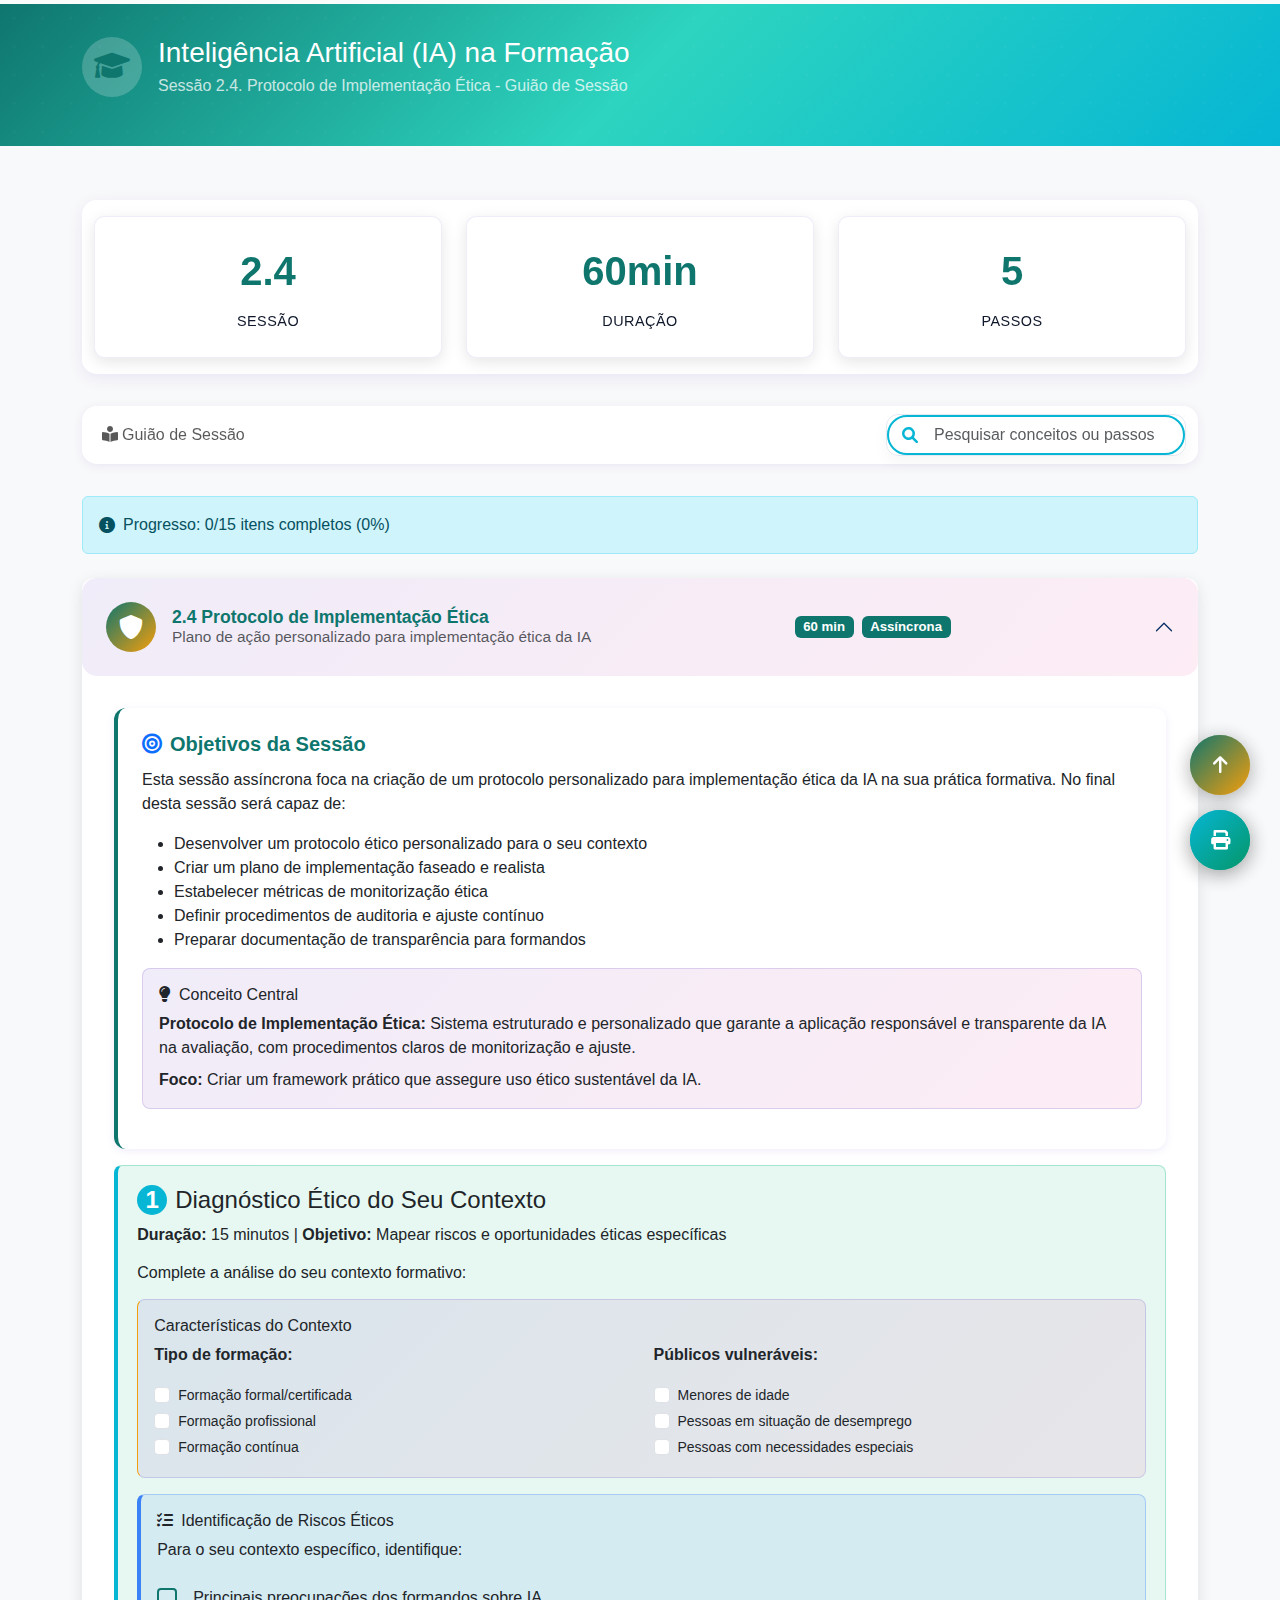
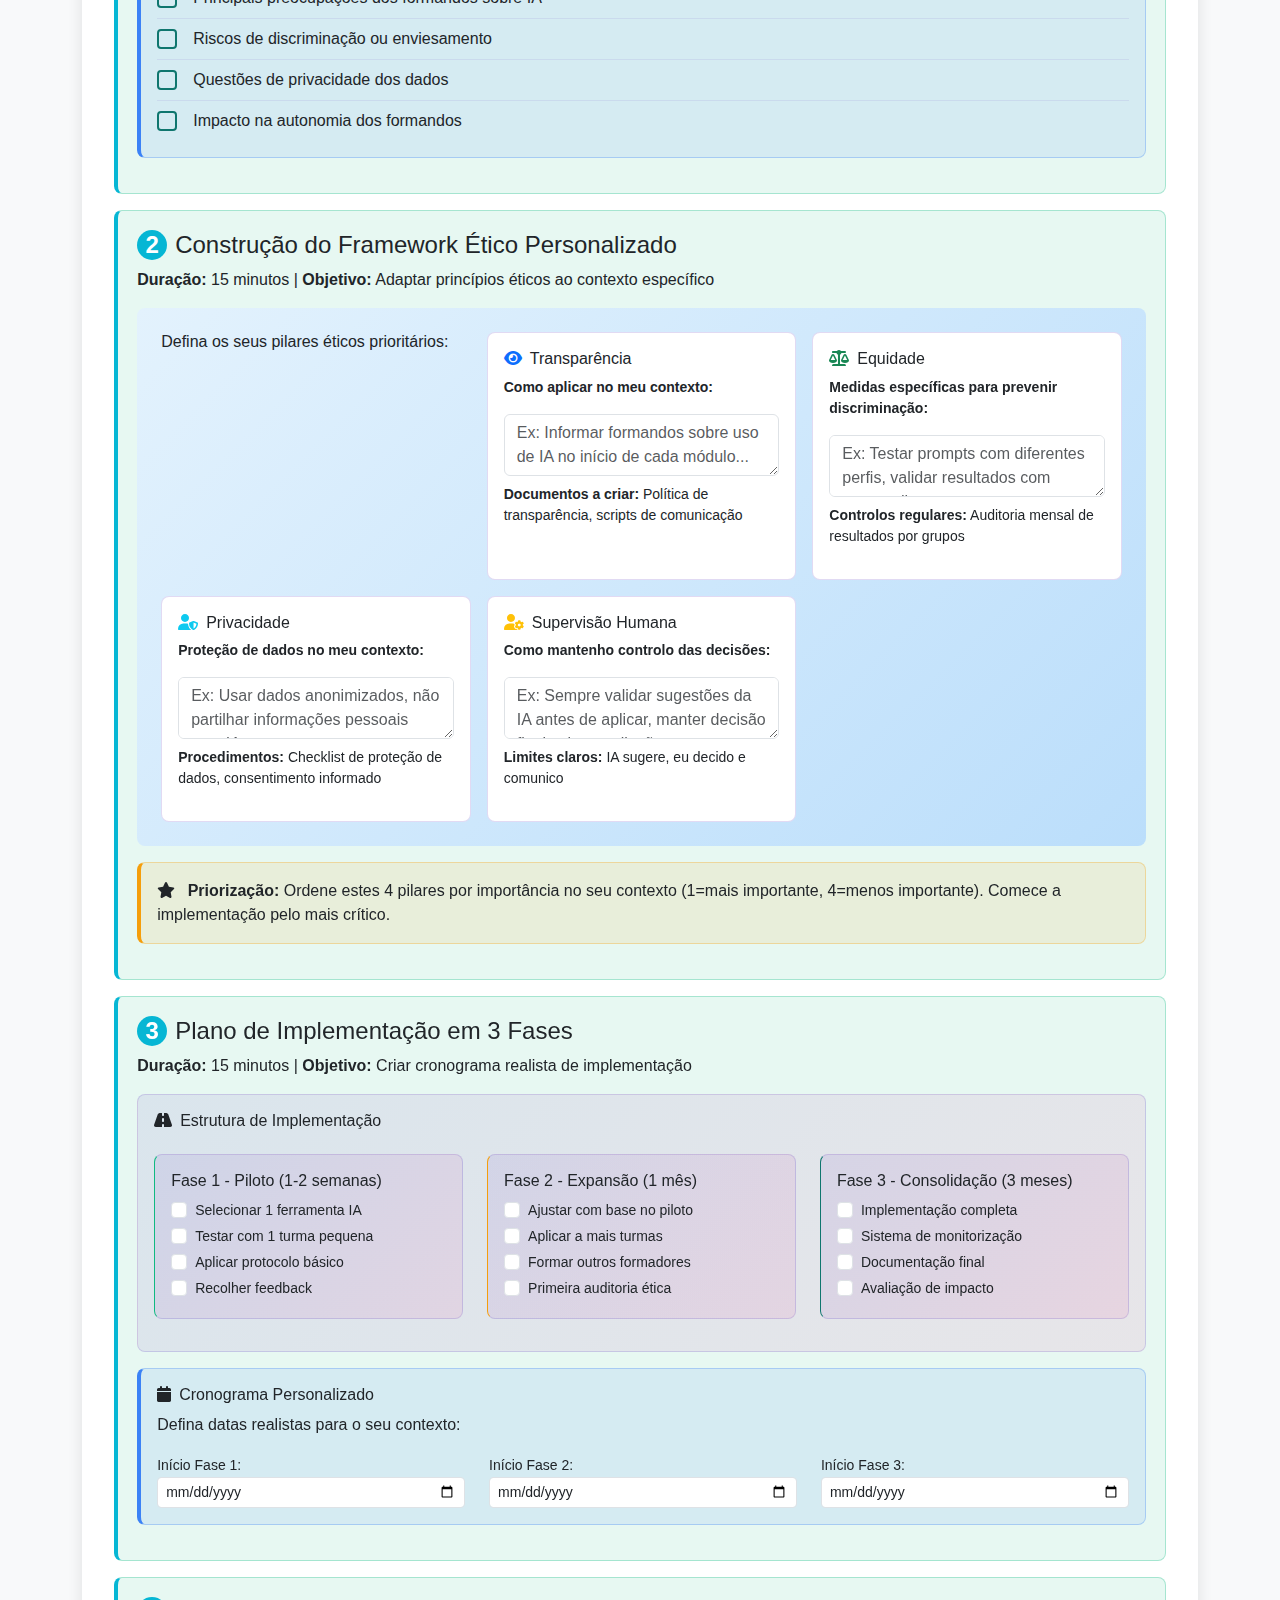
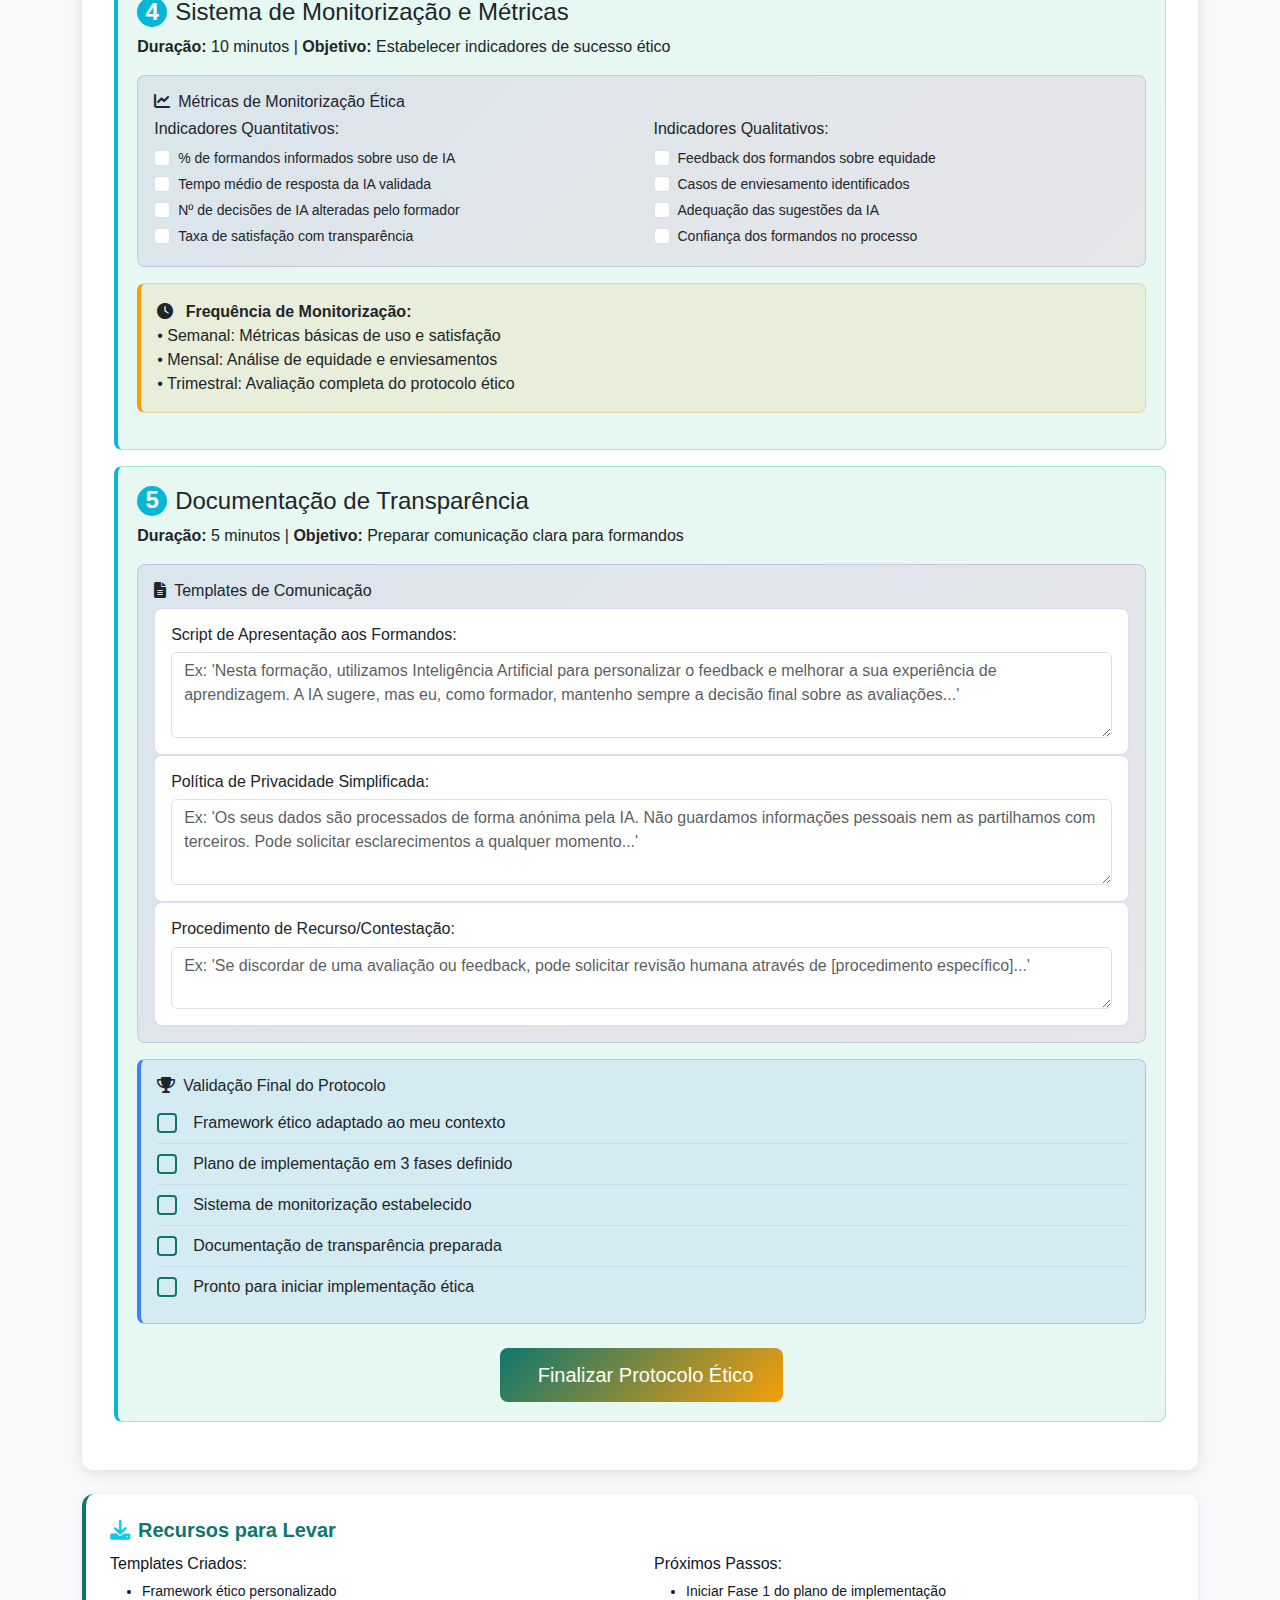
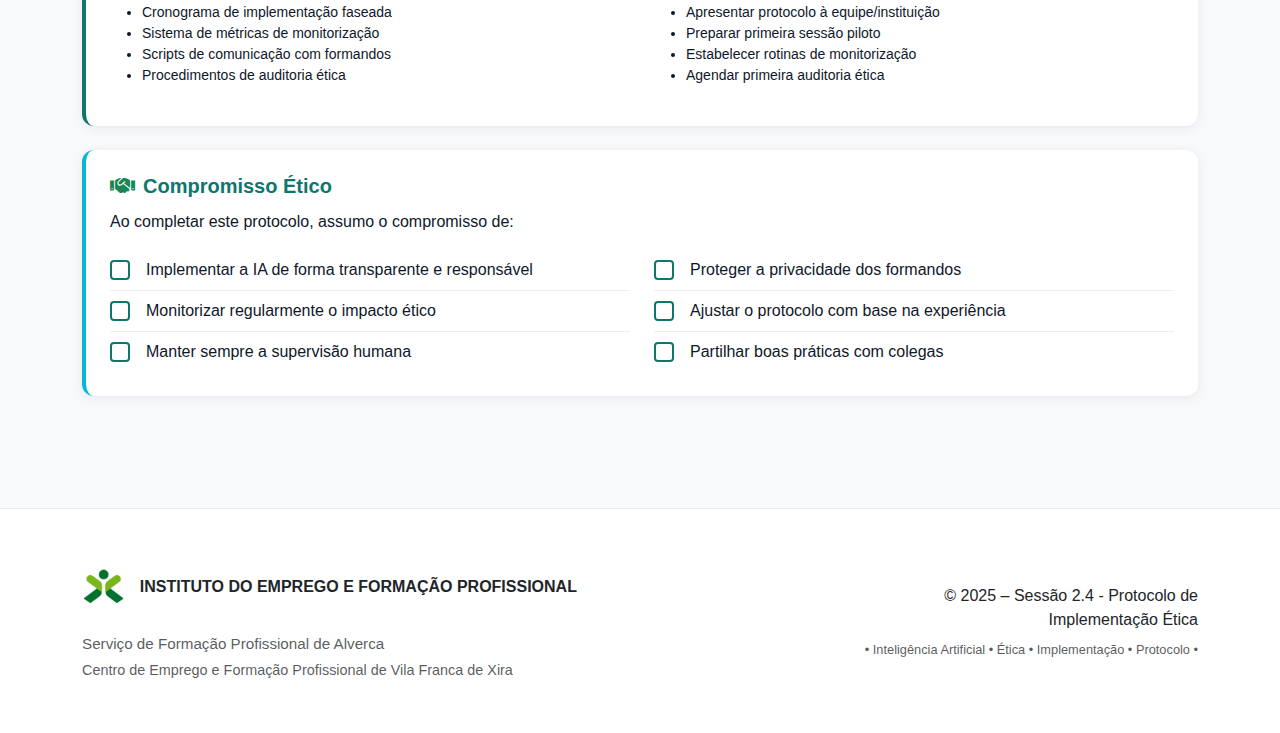
<file: sessao2_04.html>
<!DOCTYPE html>
<html lang="pt">
  <head>
    <meta charset="utf-8" />
    <title>Workshops de IA - IEFP</title>
    <meta name="viewport" content="width=device-width, initial-scale=1" />
    <meta
      name="description"
      content="Inteligência Artificial na Formação - Workshops práticos do IEFP"
    />

    <!-- Bootstrap CSS -->
    <link
      href="https://cdn.jsdelivr.net/npm/bootstrap@5.3.0/dist/css/bootstrap.min.css"
      rel="stylesheet"
    />
    <link
      rel="stylesheet"
      href="https://cdnjs.cloudflare.com/ajax/libs/font-awesome/6.0.0/css/all.min.css"
    />
    <link rel="stylesheet" href="assets/css/styles.css" />
    <link rel="stylesheet" href="assets/css/print.css" />
    <link rel="stylesheet" href="assets/css/floating_buttons.css" />
    <style>
      /* ===== TEMA 4 — Vermelho Rubi ===== */
      :root {
        --primary-color: #0f766e; /* teal escuro */
        --secondary-color: #f59e0b; /* âmbar */
        --accent-color: #06b6d4; /* ciano */
        --text-dark: #0f172a; /* slate 900 */
        --bg-light: #f0fdfa;
        --success-color: #28a745;
        --warning-color: #ffc107;
        --danger-color: #dc3545;
        --info-color: #17a2b8;
      }
      body {
        font-family: "Segoe UI", Tahoma, Geneva, Verdana, sans-serif;
        background-color: #f8f9fa;
        color: var(--text-dark);
      }
      .header-main {
        background: linear-gradient(
          135deg,
          var(--primary-color) 0%,
          #2dd4bf 50%,
          var(--accent-color) 100%
        );
        color: white;
        padding: 2rem 0;
        position: relative;
      }
    </style>
  </head>
  <body>
    <!-- Progress bar -->
    <div class="progress-container">
      <div class="progress-bar-scroll" id="progressBar"></div>
    </div>

    <!-- Header -->
    <header class="header-main">
      <div class="container">
        <div class="header-content">
          <div class="d-flex align-items-center mb-3">
            <div class="logo-iefp">
              <i class="fas fa-graduation-cap"></i>
            </div>
            <div>
              <h1 class="h3 mb-1">Inteligência Artificial (IA) na Formação</h1>
              <p class="mb-0 opacity-75">
                Sessão 2.4. Protocolo de Implementação Ética - Guião de Sessão
              </p>
            </div>
          </div>
        </div>
      </div>
    </header>

    <main class="container conteudo-pagina py-5">
      <!-- Seção de Estatísticas -->
      <section class="stats-section py-3">
        <div class="container">
          <div class="stats-content">
            <div class="row text-center justify-content-center">
              <div class="col-md-4 col-6">
                <div class="stats-card">
                  <span class="stats-number">2.4</span>
                  <span class="stats-label">Sessão</span>
                </div>
              </div>
              <div class="col-md-4 col-6">
                <div class="stats-card">
                  <span class="stats-number">60min</span>
                  <span class="stats-label">Duração</span>
                </div>
              </div>
              <div class="col-md-4 col-12">
                <div class="stats-card">
                  <span class="stats-number">5</span>
                  <span class="stats-label">Passos</span>
                </div>
              </div>
            </div>
          </div>
        </div>
      </section>

      <!-- Menu de navegação e pesquisa -->
      <nav class="navbar navbar-expand-lg navbar-custom">
        <div class="container-fluid">
          <button
            class="navbar-toggler"
            type="button"
            data-bs-toggle="collapse"
            data-bs-target="#workshopMenu"
            aria-controls="workshopMenu"
            aria-expanded="false"
            aria-label="Menu"
          >
            <span class="navbar-toggler-icon"></span>
          </button>

          <div class="collapse navbar-collapse" id="workshopMenu">
            <ul class="navbar-nav me-auto mb-2 mb-lg-0">
              <li class="nav-item">
                <span class="nav-link">
                  <i class="fas fa-book-reader me-1"></i>Guião de Sessão
                </span>
              </li>
            </ul>

            <!-- Pesquisa -->
            <div class="search-container">
              <i class="fas fa-search search-icon"></i>
              <!-- Botão imprimir na section -->
              <!--<div class="text-end mb-4">
                <button class="btn btn-print" onclick="window.print()">
                  <i class="fas fa-print"></i> Imprimir esta sessão
                </button>
              </div>-->
              <input
                id="searchInput"
                class="form-control"
                type="search"
                placeholder="Pesquisar conceitos ou passos..."
                aria-label="Pesquisar"
              />
            </div>
          </div>
        </div>
      </nav>

      <!-- Contador de resultados -->
      <div class="alert alert-info d-flex align-items-center mb-4">
        <i class="fas fa-info-circle me-2"></i>
        <span id="resultsCounter"
          >Sessão 2.4 - Protocolo de Implementação Ética</span
        >
      </div>

      <!-- Accordion principal -->
      <div class="accordion" id="accordionWorkshops">
        <!-- Sessão 2.4: Protocolo de Implementação Ética -->
        <div
          class="accordion-item fade-in"
          data-tags="etica protocolo implementacao plano acao personalizado"
          data-categoria="assincrona"
        >
          <h2 class="accordion-header" id="heading-w2s4">
            <button
              class="accordion-button"
              type="button"
              data-bs-toggle="collapse"
              data-bs-target="#collapse-w2s4"
              aria-expanded="true"
              aria-controls="collapse-w2s4"
            >
              <div class="icon-workshop">
                <i class="fas fa-shield-alt"></i>
              </div>
              <div>
                <div class="fw-semibold">
                  2.4 Protocolo de Implementação Ética
                </div>
                <div class="small text-muted">
                  Plano de ação personalizado para implementação ética da IA
                </div>
              </div>
              <div class="ms-auto d-flex gap-2">
                <span class="badge badge-duration">60 min</span>
                <span class="badge badge-assincrona">Assíncrona</span>
              </div>
            </button>
          </h2>
          <div
            id="collapse-w2s4"
            class="accordion-collapse collapse show"
            aria-labelledby="heading-w2s4"
            data-bs-parent="#accordionWorkshops"
          >
            <div class="accordion-body">
              <div class="content-card">
                <h5>
                  <i class="fas fa-bullseye me-2 text-primary"></i>Objetivos da
                  Sessão
                </h5>
                <p>
                  Esta sessão assíncrona foca na criação de um protocolo
                  personalizado para implementação ética da IA na sua prática
                  formativa. No final desta sessão será capaz de:
                </p>
                <ul>
                  <li>
                    Desenvolver um protocolo ético personalizado para o seu
                    contexto
                  </li>
                  <li>Criar um plano de implementação faseado e realista</li>
                  <li>Estabelecer métricas de monitorização ética</li>
                  <li>Definir procedimentos de auditoria e ajuste contínuo</li>
                  <li>Preparar documentação de transparência para formandos</li>
                </ul>

                <!-- Conceito base -->
                <div class="concept-box">
                  <h6><i class="fas fa-lightbulb me-2"></i>Conceito Central</h6>
                  <p class="mb-2">
                    <strong>Protocolo de Implementação Ética:</strong> Sistema
                    estruturado e personalizado que garante a aplicação
                    responsável e transparente da IA na avaliação, com
                    procedimentos claros de monitorização e ajuste.
                  </p>
                  <p class="mb-0">
                    <strong>Foco:</strong> Criar um framework prático que
                    assegure uso ético sustentável da IA.
                  </p>
                </div>
              </div>

              <!-- PASSO 1: Diagnóstico Ético do Contexto -->
              <div class="tutorial-step">
                <h4>
                  <span class="step-number">1</span>Diagnóstico Ético do Seu
                  Contexto
                </h4>
                <p>
                  <strong>Duração:</strong> 15 minutos |
                  <strong>Objetivo:</strong> Mapear riscos e oportunidades
                  éticas específicas
                </p>

                <h6>Complete a análise do seu contexto formativo:</h6>

                <div class="concept-box" style="border-left-color: #f59e0b">
                  <h6>Características do Contexto</h6>
                  <div class="row">
                    <div class="col-md-6">
                      <p><strong>Tipo de formação:</strong></p>
                      <div class="form-check">
                        <input
                          class="form-check-input"
                          type="checkbox"
                          id="formal"
                        />
                        <label class="form-check-label small" for="formal"
                          >Formação formal/certificada</label
                        >
                      </div>
                      <div class="form-check">
                        <input
                          class="form-check-input"
                          type="checkbox"
                          id="profissional"
                        />
                        <label class="form-check-label small" for="profissional"
                          >Formação profissional</label
                        >
                      </div>
                      <div class="form-check">
                        <input
                          class="form-check-input"
                          type="checkbox"
                          id="continua"
                        />
                        <label class="form-check-label small" for="continua"
                          >Formação contínua</label
                        >
                      </div>
                    </div>
                    <div class="col-md-6">
                      <p><strong>Públicos vulneráveis:</strong></p>
                      <div class="form-check">
                        <input
                          class="form-check-input"
                          type="checkbox"
                          id="menores"
                        />
                        <label class="form-check-label small" for="menores"
                          >Menores de idade</label
                        >
                      </div>
                      <div class="form-check">
                        <input
                          class="form-check-input"
                          type="checkbox"
                          id="desemprego"
                        />
                        <label class="form-check-label small" for="desemprego"
                          >Pessoas em situação de desemprego</label
                        >
                      </div>
                      <div class="form-check">
                        <input
                          class="form-check-input"
                          type="checkbox"
                          id="necessidades"
                        />
                        <label class="form-check-label small" for="necessidades"
                          >Pessoas com necessidades especiais</label
                        >
                      </div>
                    </div>
                  </div>
                </div>

                <div class="reflection-box">
                  <h6>
                    <i class="fas fa-tasks me-2"></i>Identificação de Riscos
                    Éticos
                  </h6>
                  <p>Para o seu contexto específico, identifique:</p>
                  <div class="checklist-item">
                    <div
                      class="checklist-checkbox"
                      onclick="toggleCheck(this)"
                    ></div>
                    <span>Principais preocupações dos formandos sobre IA</span>
                  </div>
                  <div class="checklist-item">
                    <div
                      class="checklist-checkbox"
                      onclick="toggleCheck(this)"
                    ></div>
                    <span>Riscos de discriminação ou enviesamento</span>
                  </div>
                  <div class="checklist-item">
                    <div
                      class="checklist-checkbox"
                      onclick="toggleCheck(this)"
                    ></div>
                    <span>Questões de privacidade dos dados</span>
                  </div>
                  <div class="checklist-item">
                    <div
                      class="checklist-checkbox"
                      onclick="toggleCheck(this)"
                    ></div>
                    <span>Impacto na autonomia dos formandos</span>
                  </div>
                </div>
              </div>

              <!-- PASSO 2: Framework Ético Personalizado -->
              <div class="tutorial-step">
                <h4>
                  <span class="step-number">2</span>Construção do Framework
                  Ético Personalizado
                </h4>
                <p>
                  <strong>Duração:</strong> 15 minutos |
                  <strong>Objetivo:</strong> Adaptar princípios éticos ao
                  contexto específico
                </p>

                <div class="ia-types">
                  <h6>Defina os seus pilares éticos prioritários:</h6>

                  <div class="ia-type-card">
                    <h6>
                      <i class="fas fa-eye me-2 text-primary"></i>Transparência
                    </h6>
                    <p class="small">
                      <strong>Como aplicar no meu contexto:</strong>
                    </p>
                    <textarea
                      class="form-control small"
                      rows="2"
                      placeholder="Ex: Informar formandos sobre uso de IA no início de cada módulo..."
                    ></textarea>
                    <p class="small mt-2">
                      <strong>Documentos a criar:</strong> Política de
                      transparência, scripts de comunicação
                    </p>
                  </div>

                  <div class="ia-type-card">
                    <h6>
                      <i class="fas fa-balance-scale me-2 text-success"></i
                      >Equidade
                    </h6>
                    <p class="small">
                      <strong
                        >Medidas específicas para prevenir
                        discriminação:</strong
                      >
                    </p>
                    <textarea
                      class="form-control small"
                      rows="2"
                      placeholder="Ex: Testar prompts com diferentes perfis, validar resultados com grupos diversos..."
                    ></textarea>
                    <p class="small mt-2">
                      <strong>Controlos regulares:</strong> Auditoria mensal de
                      resultados por grupos
                    </p>
                  </div>

                  <div class="ia-type-card">
                    <h6>
                      <i class="fas fa-user-shield me-2 text-info"></i
                      >Privacidade
                    </h6>
                    <p class="small">
                      <strong>Proteção de dados no meu contexto:</strong>
                    </p>
                    <textarea
                      class="form-control small"
                      rows="2"
                      placeholder="Ex: Usar dados anonimizados, não partilhar informações pessoais com IA..."
                    ></textarea>
                    <p class="small mt-2">
                      <strong>Procedimentos:</strong> Checklist de proteção de
                      dados, consentimento informado
                    </p>
                  </div>

                  <div class="ia-type-card">
                    <h6>
                      <i class="fas fa-user-cog me-2 text-warning"></i
                      >Supervisão Humana
                    </h6>
                    <p class="small">
                      <strong>Como mantenho controlo das decisões:</strong>
                    </p>
                    <textarea
                      class="form-control small"
                      rows="2"
                      placeholder="Ex: Sempre validar sugestões da IA antes de aplicar, manter decisão final sobre avaliações..."
                    ></textarea>
                    <p class="small mt-2">
                      <strong>Limites claros:</strong> IA sugere, eu decido e
                      comunico
                    </p>
                  </div>
                </div>

                <div class="tip-box">
                  <i class="fas fa-star me-2"></i>
                  <strong>Priorização:</strong> Ordene estes 4 pilares por
                  importância no seu contexto (1=mais importante, 4=menos
                  importante). Comece a implementação pelo mais crítico.
                </div>
              </div>

              <!-- PASSO 3: Plano de Implementação Faseada -->
              <div class="tutorial-step">
                <h4>
                  <span class="step-number">3</span>Plano de Implementação em 3
                  Fases
                </h4>
                <p>
                  <strong>Duração:</strong> 15 minutos |
                  <strong>Objetivo:</strong> Criar cronograma realista de
                  implementação
                </p>

                <div class="concept-box">
                  <h6>
                    <i class="fas fa-road me-2"></i>Estrutura de Implementação
                  </h6>
                  <div class="row">
                    <div class="col-md-4">
                      <div
                        class="concept-box"
                        style="border-left-color: #10b981"
                      >
                        <h6>Fase 1 - Piloto (1-2 semanas)</h6>
                        <div class="form-check">
                          <input
                            class="form-check-input"
                            type="checkbox"
                            id="pilot1"
                          />
                          <label class="form-check-label small" for="pilot1"
                            >Selecionar 1 ferramenta IA</label
                          >
                        </div>
                        <div class="form-check">
                          <input
                            class="form-check-input"
                            type="checkbox"
                            id="pilot2"
                          />
                          <label class="form-check-label small" for="pilot2"
                            >Testar com 1 turma pequena</label
                          >
                        </div>
                        <div class="form-check">
                          <input
                            class="form-check-input"
                            type="checkbox"
                            id="pilot3"
                          />
                          <label class="form-check-label small" for="pilot3"
                            >Aplicar protocolo básico</label
                          >
                        </div>
                        <div class="form-check">
                          <input
                            class="form-check-input"
                            type="checkbox"
                            id="pilot4"
                          />
                          <label class="form-check-label small" for="pilot4"
                            >Recolher feedback</label
                          >
                        </div>
                      </div>
                    </div>
                    <div class="col-md-4">
                      <div
                        class="concept-box"
                        style="border-left-color: #f59e0b"
                      >
                        <h6>Fase 2 - Expansão (1 mês)</h6>
                        <div class="form-check">
                          <input
                            class="form-check-input"
                            type="checkbox"
                            id="expand1"
                          />
                          <label class="form-check-label small" for="expand1"
                            >Ajustar com base no piloto</label
                          >
                        </div>
                        <div class="form-check">
                          <input
                            class="form-check-input"
                            type="checkbox"
                            id="expand2"
                          />
                          <label class="form-check-label small" for="expand2"
                            >Aplicar a mais turmas</label
                          >
                        </div>
                        <div class="form-check">
                          <input
                            class="form-check-input"
                            type="checkbox"
                            id="expand3"
                          />
                          <label class="form-check-label small" for="expand3"
                            >Formar outros formadores</label
                          >
                        </div>
                        <div class="form-check">
                          <input
                            class="form-check-input"
                            type="checkbox"
                            id="expand4"
                          />
                          <label class="form-check-label small" for="expand4"
                            >Primeira auditoria ética</label
                          >
                        </div>
                      </div>
                    </div>
                    <div class="col-md-4">
                      <div
                        class="concept-box"
                        style="border-left-color: var(--primary-color)"
                      >
                        <h6>Fase 3 - Consolidação (3 meses)</h6>
                        <div class="form-check">
                          <input
                            class="form-check-input"
                            type="checkbox"
                            id="consol1"
                          />
                          <label class="form-check-label small" for="consol1"
                            >Implementação completa</label
                          >
                        </div>
                        <div class="form-check">
                          <input
                            class="form-check-input"
                            type="checkbox"
                            id="consol2"
                          />
                          <label class="form-check-label small" for="consol2"
                            >Sistema de monitorização</label
                          >
                        </div>
                        <div class="form-check">
                          <input
                            class="form-check-input"
                            type="checkbox"
                            id="consol3"
                          />
                          <label class="form-check-label small" for="consol3"
                            >Documentação final</label
                          >
                        </div>
                        <div class="form-check">
                          <input
                            class="form-check-input"
                            type="checkbox"
                            id="consol4"
                          />
                          <label class="form-check-label small" for="consol4"
                            >Avaliação de impacto</label
                          >
                        </div>
                      </div>
                    </div>
                  </div>
                </div>

                <div class="reflection-box">
                  <h6>
                    <i class="fas fa-calendar me-2"></i>Cronograma Personalizado
                  </h6>
                  <p>Defina datas realistas para o seu contexto:</p>
                  <div class="row">
                    <div class="col-md-4">
                      <label class="small">Início Fase 1:</label>
                      <input type="date" class="form-control form-control-sm" />
                    </div>
                    <div class="col-md-4">
                      <label class="small">Início Fase 2:</label>
                      <input type="date" class="form-control form-control-sm" />
                    </div>
                    <div class="col-md-4">
                      <label class="small">Início Fase 3:</label>
                      <input type="date" class="form-control form-control-sm" />
                    </div>
                  </div>
                </div>
              </div>

              <!-- PASSO 4: Sistema de Monitorização Ética -->
              <div class="tutorial-step">
                <h4>
                  <span class="step-number">4</span>Sistema de Monitorização e
                  Métricas
                </h4>
                <p>
                  <strong>Duração:</strong> 10 minutos |
                  <strong>Objetivo:</strong> Estabelecer indicadores de sucesso
                  ético
                </p>

                <div class="concept-box">
                  <h6>
                    <i class="fas fa-chart-line me-2"></i>Métricas de
                    Monitorização Ética
                  </h6>

                  <div class="row">
                    <div class="col-md-6">
                      <h6>Indicadores Quantitativos:</h6>
                      <div class="form-check">
                        <input
                          class="form-check-input"
                          type="checkbox"
                          id="quant1"
                        />
                        <label class="form-check-label small" for="quant1"
                          >% de formandos informados sobre uso de IA</label
                        >
                      </div>
                      <div class="form-check">
                        <input
                          class="form-check-input"
                          type="checkbox"
                          id="quant2"
                        />
                        <label class="form-check-label small" for="quant2"
                          >Tempo médio de resposta da IA validada</label
                        >
                      </div>
                      <div class="form-check">
                        <input
                          class="form-check-input"
                          type="checkbox"
                          id="quant3"
                        />
                        <label class="form-check-label small" for="quant3"
                          >Nº de decisões de IA alteradas pelo formador</label
                        >
                      </div>
                      <div class="form-check">
                        <input
                          class="form-check-input"
                          type="checkbox"
                          id="quant4"
                        />
                        <label class="form-check-label small" for="quant4"
                          >Taxa de satisfação com transparência</label
                        >
                      </div>
                    </div>
                    <div class="col-md-6">
                      <h6>Indicadores Qualitativos:</h6>
                      <div class="form-check">
                        <input
                          class="form-check-input"
                          type="checkbox"
                          id="qual1"
                        />
                        <label class="form-check-label small" for="qual1"
                          >Feedback dos formandos sobre equidade</label
                        >
                      </div>
                      <div class="form-check">
                        <input
                          class="form-check-input"
                          type="checkbox"
                          id="qual2"
                        />
                        <label class="form-check-label small" for="qual2"
                          >Casos de enviesamento identificados</label
                        >
                      </div>
                      <div class="form-check">
                        <input
                          class="form-check-input"
                          type="checkbox"
                          id="qual3"
                        />
                        <label class="form-check-label small" for="qual3"
                          >Adequação das sugestões da IA</label
                        >
                      </div>
                      <div class="form-check">
                        <input
                          class="form-check-input"
                          type="checkbox"
                          id="qual4"
                        />
                        <label class="form-check-label small" for="qual4"
                          >Confiança dos formandos no processo</label
                        >
                      </div>
                    </div>
                  </div>
                </div>

                <div class="tip-box">
                  <i class="fas fa-clock me-2"></i>
                  <strong>Frequência de Monitorização:</strong>
                  <br />• Semanal: Métricas básicas de uso e satisfação <br />•
                  Mensal: Análise de equidade e enviesamentos <br />•
                  Trimestral: Avaliação completa do protocolo ético
                </div>
              </div>

              <!-- PASSO 5: Documentação e Comunicação -->
              <div class="tutorial-step">
                <h4>
                  <span class="step-number">5</span>Documentação de
                  Transparência
                </h4>
                <p>
                  <strong>Duração:</strong> 5 minutos |
                  <strong>Objetivo:</strong> Preparar comunicação clara para
                  formandos
                </p>

                <div class="concept-box">
                  <h6>
                    <i class="fas fa-file-alt me-2"></i>Templates de Comunicação
                  </h6>

                  <div class="ia-type-card">
                    <h6>Script de Apresentação aos Formandos:</h6>
                    <textarea
                      class="form-control small"
                      rows="3"
                      placeholder="Ex: 'Nesta formação, utilizamos Inteligência Artificial para personalizar o feedback e melhorar a sua experiência de aprendizagem. A IA sugere, mas eu, como formador, mantenho sempre a decisão final sobre as avaliações...'"
                    ></textarea>
                  </div>

                  <div class="ia-type-card">
                    <h6>Política de Privacidade Simplificada:</h6>
                    <textarea
                      class="form-control small"
                      rows="3"
                      placeholder="Ex: 'Os seus dados são processados de forma anónima pela IA. Não guardamos informações pessoais nem as partilhamos com terceiros. Pode solicitar esclarecimentos a qualquer momento...'"
                    ></textarea>
                  </div>

                  <div class="ia-type-card">
                    <h6>Procedimento de Recurso/Contestação:</h6>
                    <textarea
                      class="form-control small"
                      rows="2"
                      placeholder="Ex: 'Se discordar de uma avaliação ou feedback, pode solicitar revisão humana através de [procedimento específico]...'"
                    ></textarea>
                  </div>
                </div>

                <div class="reflection-box">
                  <h6>
                    <i class="fas fa-trophy me-2"></i>Validação Final do
                    Protocolo
                  </h6>
                  <div class="checklist-item">
                    <div
                      class="checklist-checkbox"
                      onclick="toggleCheck(this)"
                    ></div>
                    <span>Framework ético adaptado ao meu contexto</span>
                  </div>
                  <div class="checklist-item">
                    <div
                      class="checklist-checkbox"
                      onclick="toggleCheck(this)"
                    ></div>
                    <span>Plano de implementação em 3 fases definido</span>
                  </div>
                  <div class="checklist-item">
                    <div
                      class="checklist-checkbox"
                      onclick="toggleCheck(this)"
                    ></div>
                    <span>Sistema de monitorização estabelecido</span>
                  </div>
                  <div class="checklist-item">
                    <div
                      class="checklist-checkbox"
                      onclick="toggleCheck(this)"
                    ></div>
                    <span>Documentação de transparência preparada</span>
                  </div>
                  <div class="checklist-item">
                    <div
                      class="checklist-checkbox"
                      onclick="toggleCheck(this)"
                    ></div>
                    <span>Pronto para iniciar implementação ética</span>
                  </div>
                </div>

                <div class="text-center mt-4">
                  <button
                    class="btn btn-lg"
                    onclick="finalizarSessao()"
                    style="
                      background: linear-gradient(
                        135deg,
                        var(--primary-color),
                        var(--secondary-color)
                      );
                      color: white;
                      border: none;
                      padding: 12px 30px;
                      border-radius: 8px;
                    "
                  >
                    <i class="fas fa-shield-check me-2"></i>Finalizar Protocolo
                    Ético
                  </button>
                </div>
              </div>
            </div>
          </div>
        </div>
      </div>

      <!-- Recursos Adicionais -->
      <div class="content-card mt-4">
        <h5>
          <i class="fas fa-download me-2 text-info"></i>Recursos para Levar
        </h5>
        <div class="row">
          <div class="col-md-6">
            <h6>Templates Criados:</h6>
            <ul class="small">
              <li>Framework ético personalizado</li>
              <li>Cronograma de implementação faseada</li>
              <li>Sistema de métricas de monitorização</li>
              <li>Scripts de comunicação com formandos</li>
              <li>Procedimentos de auditoria ética</li>
            </ul>
          </div>
          <div class="col-md-6">
            <h6>Próximos Passos:</h6>
            <ul class="small">
              <li>Iniciar Fase 1 do plano de implementação</li>
              <li>Apresentar protocolo à equipe/instituição</li>
              <li>Preparar primeira sessão piloto</li>
              <li>Estabelecer rotinas de monitorização</li>
              <li>Agendar primeira auditoria ética</li>
            </ul>
          </div>
        </div>
      </div>

      <!-- Compromisso Ético -->
      <div
        class="content-card mt-4"
        style="border-left: 4px solid var(--accent-color)"
      >
        <h5>
          <i class="fas fa-handshake me-2 text-success"></i>Compromisso Ético
        </h5>
        <p class="mb-3">
          Ao completar este protocolo, assumo o compromisso de:
        </p>
        <div class="row">
          <div class="col-md-6">
            <div class="checklist-item">
              <div class="checklist-checkbox" onclick="toggleCheck(this)"></div>
              <span>Implementar a IA de forma transparente e responsável</span>
            </div>
            <div class="checklist-item">
              <div class="checklist-checkbox" onclick="toggleCheck(this)"></div>
              <span>Monitorizar regularmente o impacto ético</span>
            </div>
            <div class="checklist-item">
              <div class="checklist-checkbox" onclick="toggleCheck(this)"></div>
              <span>Manter sempre a supervisão humana</span>
            </div>
          </div>
          <div class="col-md-6">
            <div class="checklist-item">
              <div class="checklist-checkbox" onclick="toggleCheck(this)"></div>
              <span>Proteger a privacidade dos formandos</span>
            </div>
            <div class="checklist-item">
              <div class="checklist-checkbox" onclick="toggleCheck(this)"></div>
              <span>Ajustar o protocolo com base na experiência</span>
            </div>
            <div class="checklist-item">
              <div class="checklist-checkbox" onclick="toggleCheck(this)"></div>
              <span>Partilhar boas práticas com colegas</span>
            </div>
          </div>
        </div>
      </div>
    </main>
    <!-- Botões flutuantes -->
    <div class="floating-buttons">
      <button
        class="btn-floating btn-top"
        onclick="window.scrollTo({top: 0, behavior: 'smooth'})"
        title="Voltar ao topo"
      >
        <i class="fas fa-arrow-up"></i>
      </button>
      <button
        class="btn-floating btn-print"
        onclick="window.print()"
        title="Imprimir guião"
      >
        <i class="fas fa-print"></i>
      </button>
    </div>

    <!-- Footer -->
    <footer class="bg-white py-5 mt-5" style="border-top: 1px solid #e9ecef">
      <div class="container">
        <div class="row align-items-center">
          <div class="col-md-8">
            <div class="d-flex align-items-center mb-3">
              <div class="me-3">
                <img
                  src="assets/images/logo-iefp.png"
                  alt="Logo IEFP"
                  class="img-fluid"
                  style="max-height: 60px"
                  onerror="this.style.display='none';"
                />
              </div>
              <h6 class="text-dark mb-0" style="font-weight: 600">
                INSTITUTO DO EMPREGO E FORMAÇÃO PROFISSIONAL
              </h6>
            </div>
            <div class="text-muted" style="line-height: 1.5">
              <p class="mb-1" style="font-size: 0.95rem">
                Serviço de Formação Profissional de Alverca
              </p>
              <p class="mb-1" style="font-size: 0.9rem">
                Centro de Emprego e Formação Profissional de Vila Franca de Xira
              </p>
            </div>
          </div>
          <div class="col-md-4 text-end">
            <p class="text-dark mb-2" style="font-weight: 500">
              © 2025 – Sessão 2.4 - Protocolo de Implementação Ética
            </p>
            <div class="text-muted" style="font-size: 0.8rem">
              • Inteligência Artificial • Ética • Implementação • Protocolo •
            </div>
          </div>
        </div>
      </div>
    </footer>

    <!-- Botões flutuantes -->
    <div class="floating-buttons">
      <button
        class="btn-floating btn-top"
        onclick="scrollToTop()"
        title="Voltar ao topo"
      >
        <i class="fas fa-arrow-up"></i>
      </button>
      <button
        class="btn-floating btn-print"
        onclick="window.print()"
        title="Imprimir guião"
      >
        <i class="fas fa-print"></i>
      </button>
    </div>

    <!-- Bootstrap JS -->
    <script src="https://cdn.jsdelivr.net/npm/bootstrap@5.3.0/dist/js/bootstrap.bundle.min.js"></script>
    <script src="assets/js/scripts.js"></script>

    <script>
      function toggleCheck(element) {
        element.classList.toggle("checked");
      }

      function scrollToTop() {
        window.scrollTo({ top: 0, behavior: "smooth" });
      }

      function finalizarSessao() {
        alert(
          "Sessão 2.4 concluída! Protocolo de Implementação Ética criado com sucesso. Está pronto para implementar IA de forma responsável na sua prática formativa."
        );
      }
    </script>
  </body>
</html>
</file>
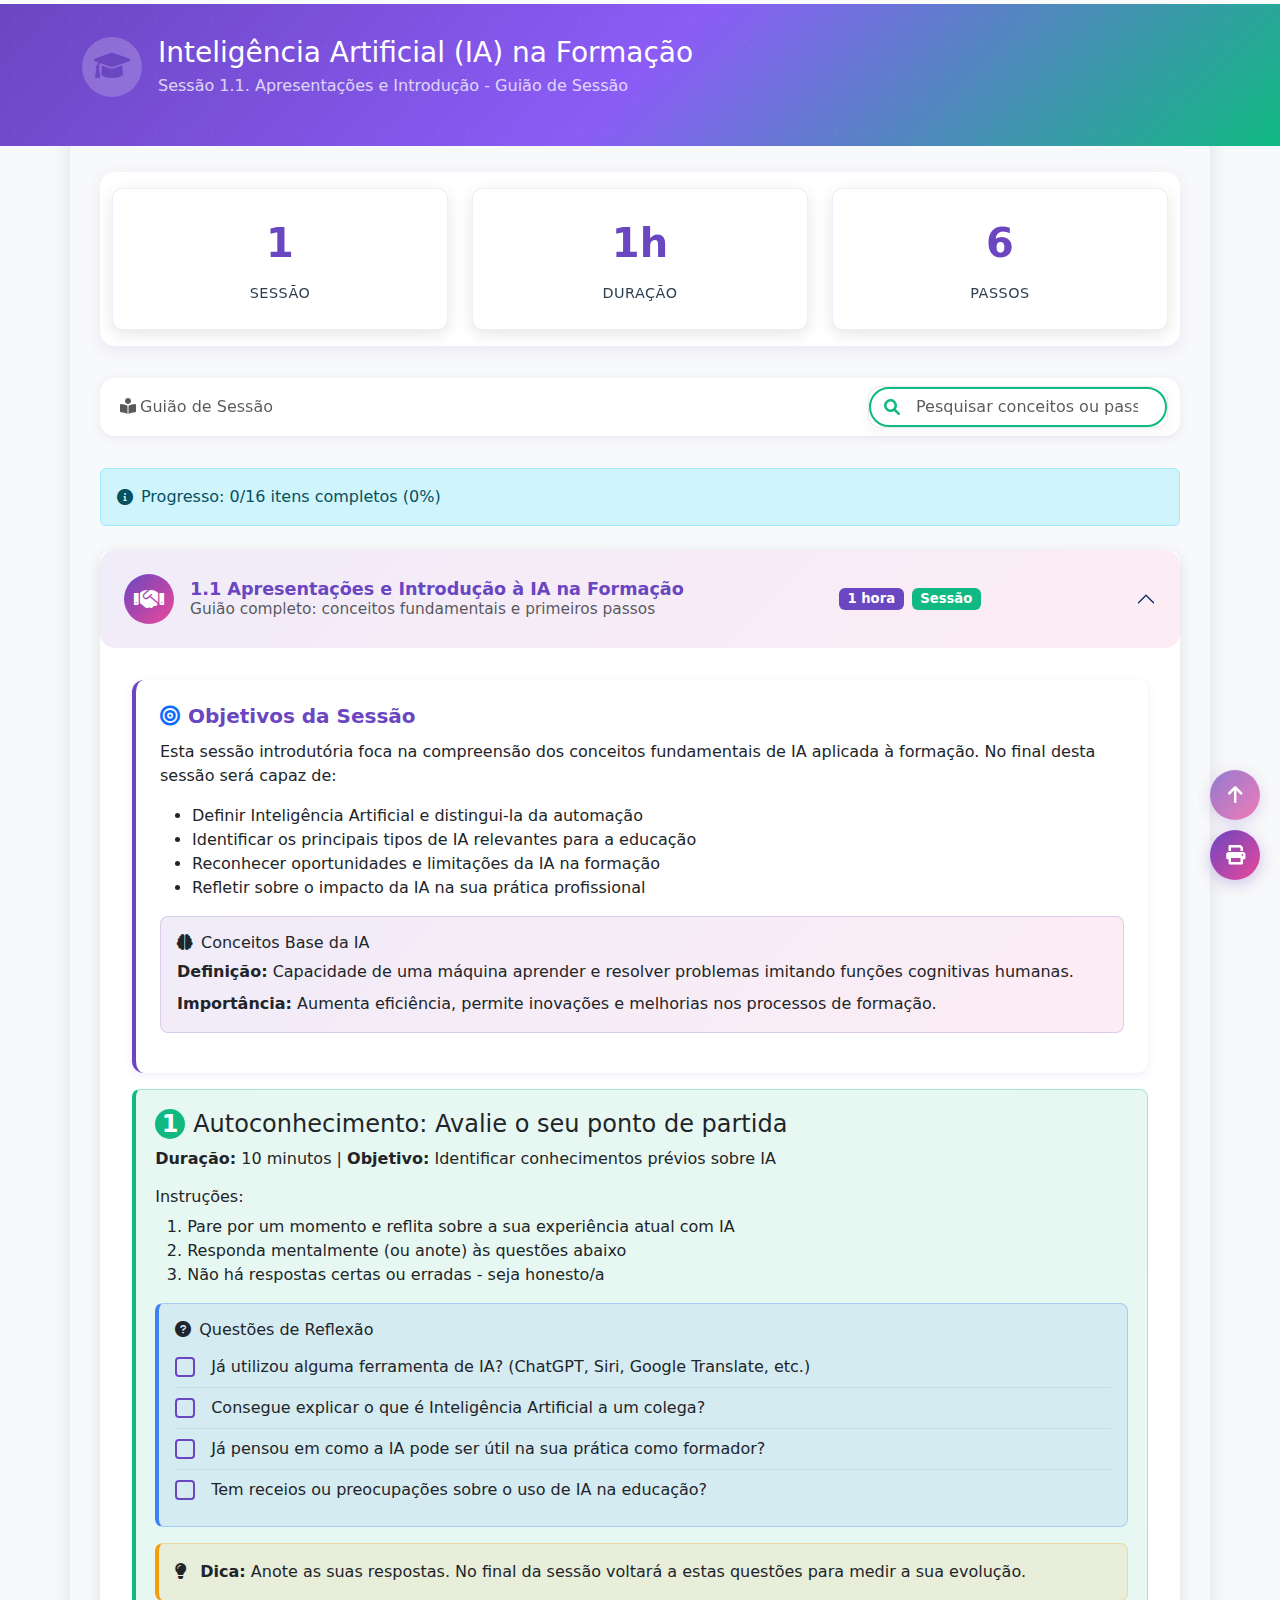
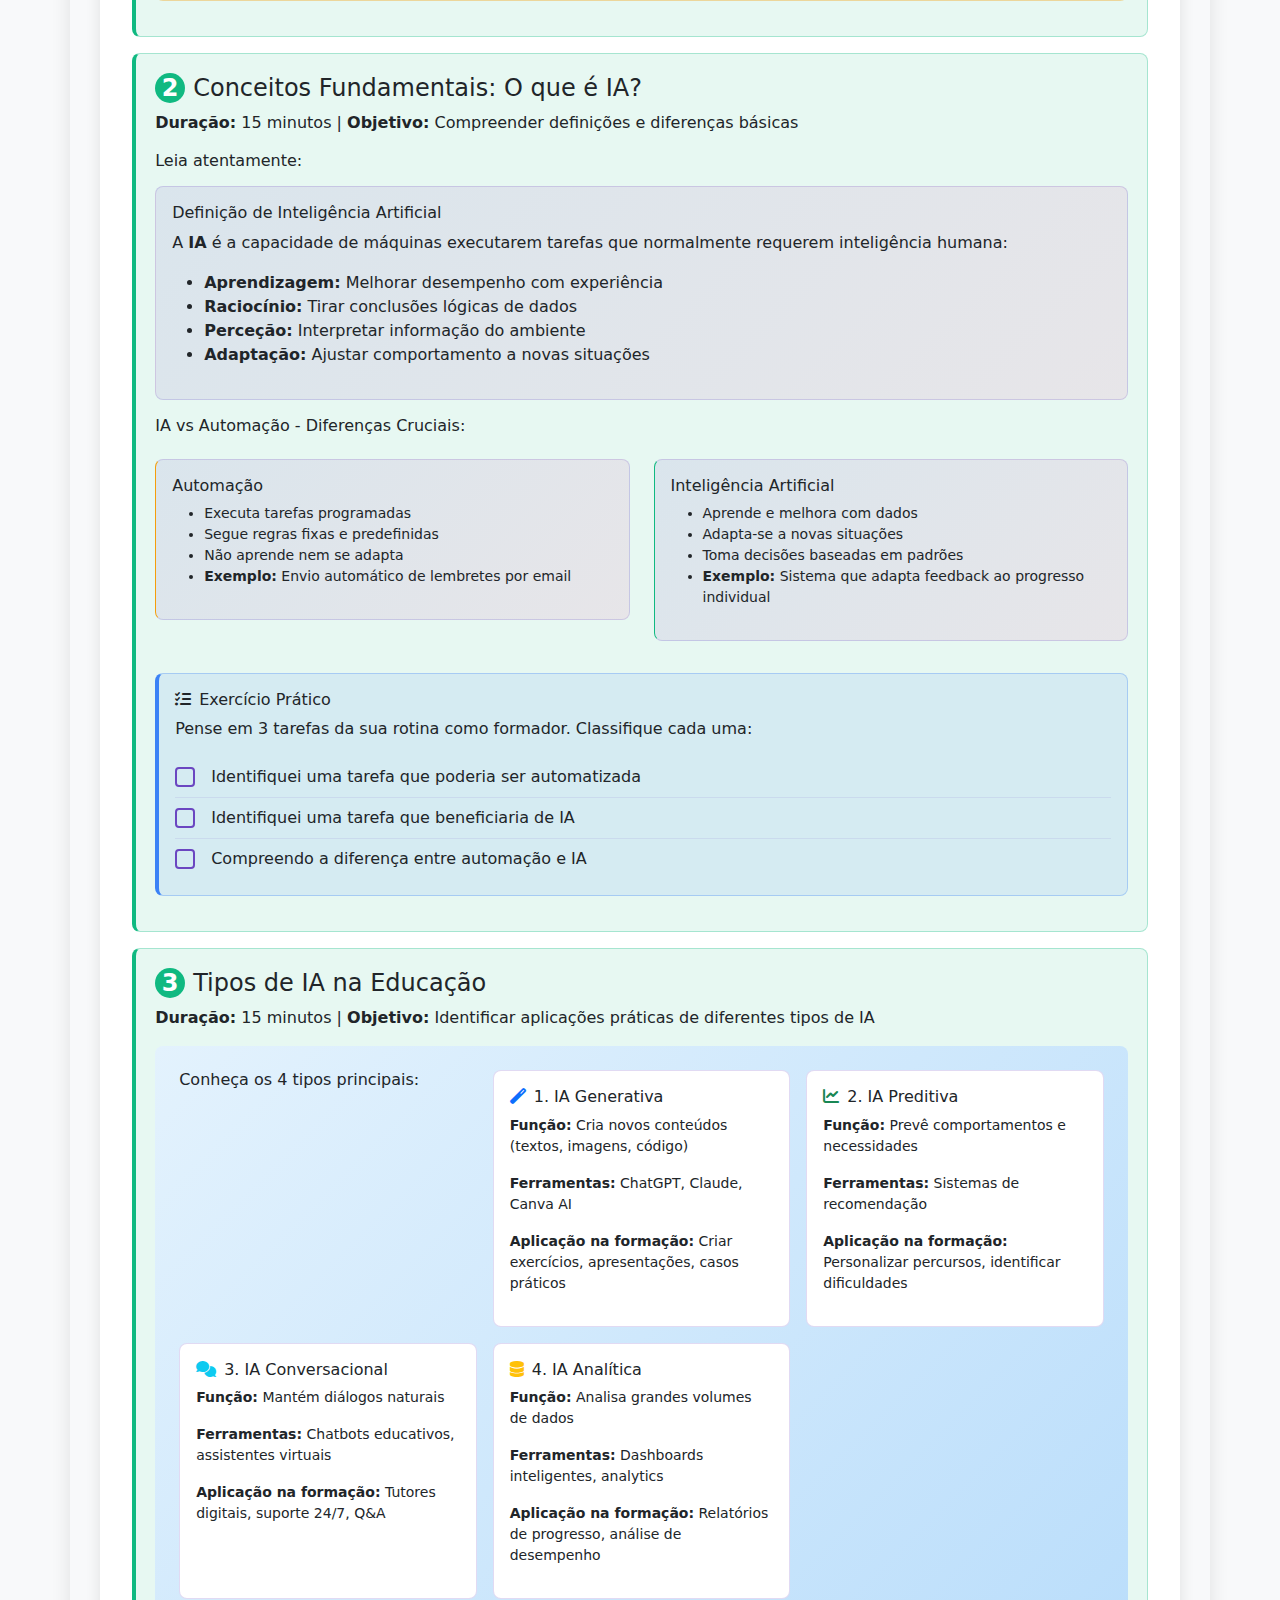
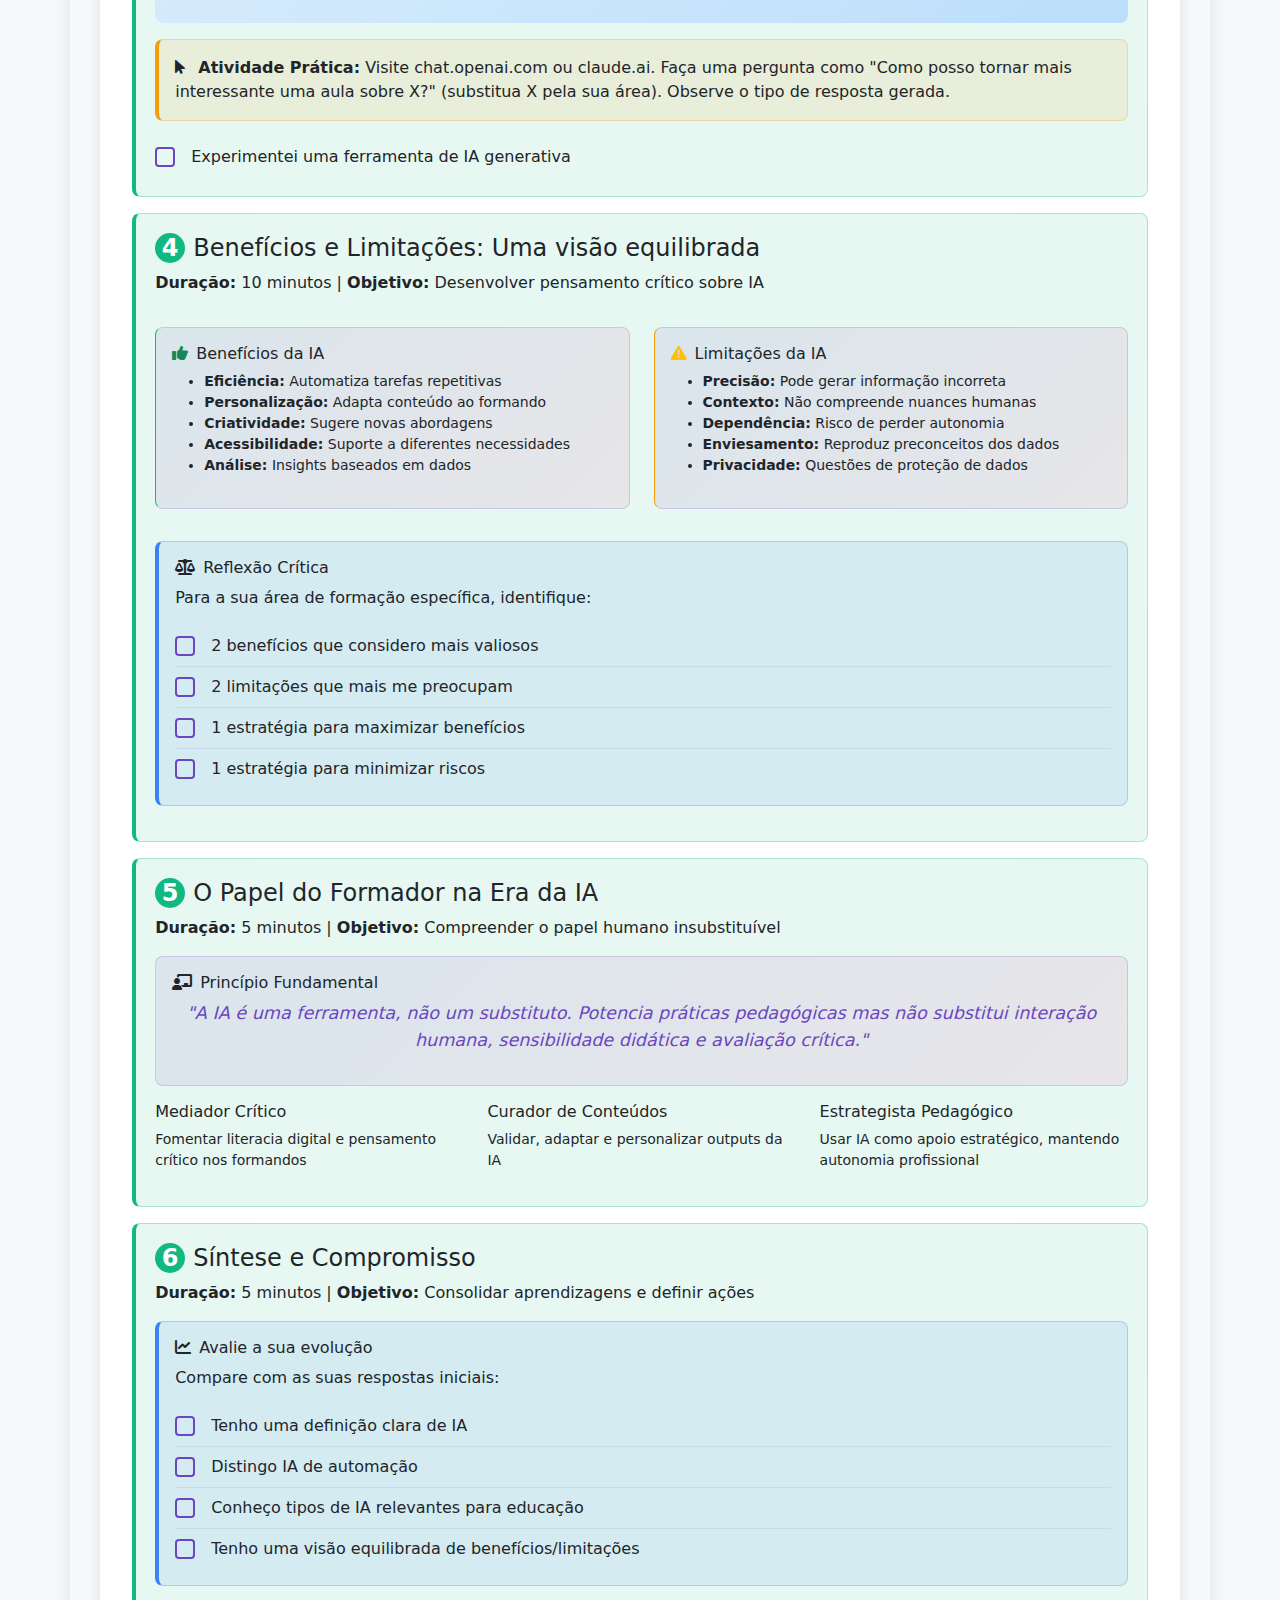
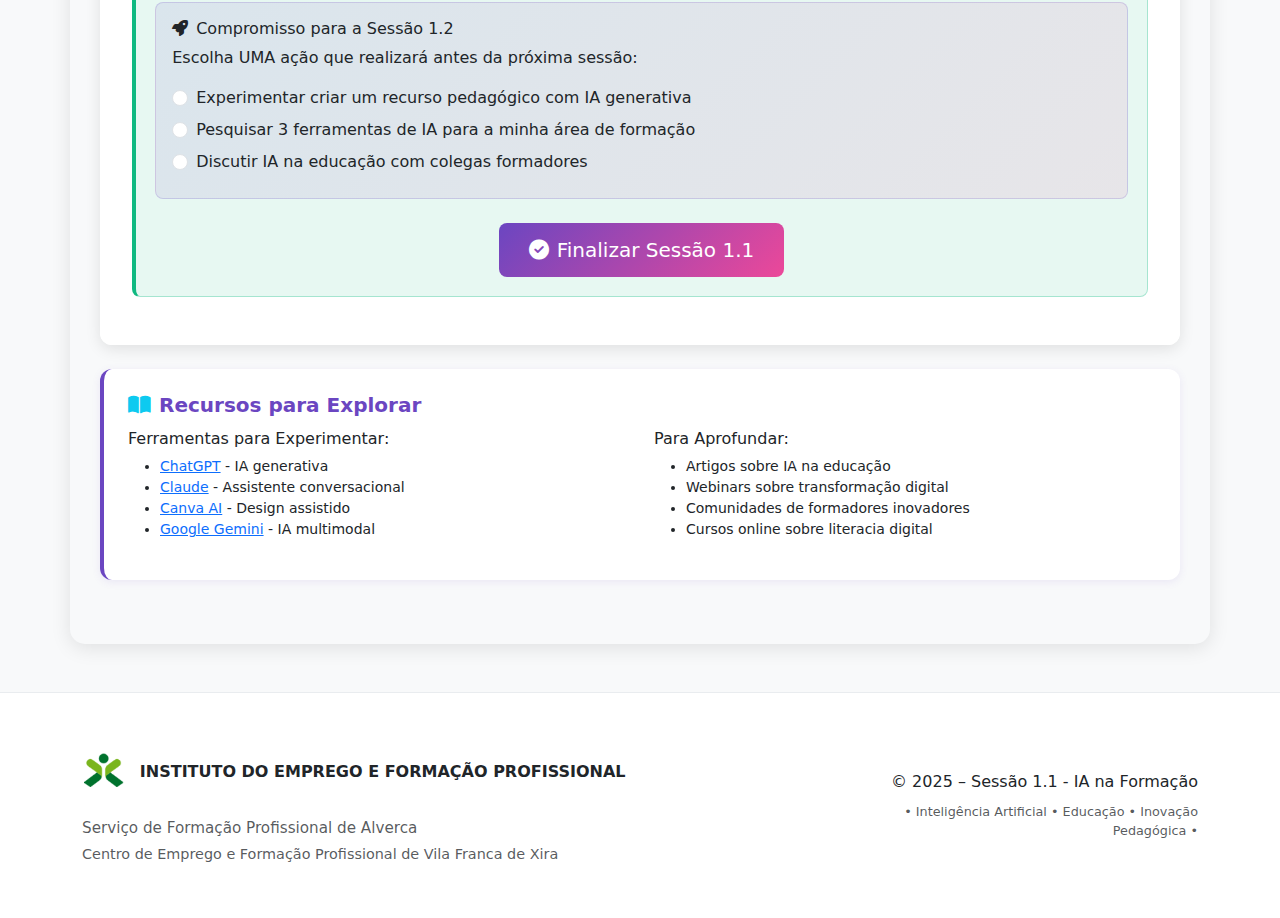
<file: sessao_01.html>
<!DOCTYPE html>
<html lang="pt">
  <head>
    <meta charset="utf-8" />
    <title>Workshops de IA - IEFP</title>
    <meta name="viewport" content="width=device-width, initial-scale=1" />
    <meta
      name="description"
      content="Inteligência Artificial na Formação - Workshops práticos do IEFP"
    />

    <!-- Bootstrap CSS -->
    <link
      href="https://cdn.jsdelivr.net/npm/bootstrap@5.3.0/dist/css/bootstrap.min.css"
      rel="stylesheet"
    />
    <link
      rel="stylesheet"
      href="https://cdnjs.cloudflare.com/ajax/libs/font-awesome/6.0.0/css/all.min.css"
    />

    <style>
      /* Estilos personalizados - Workshop IA IEFP */
      :root {
        --primary-color: #6b46c1;
        --secondary-color: #ec4899;
        --accent-color: #10b981;
        --text-dark: #2c3e50;
        --bg-light: #f8f9fa;
      }
      .header-main {
        background: linear-gradient(
          135deg,
          var(--primary-color) 0%,
          #8b5cf6 50%,
          var(--accent-color) 100%
        );
      }
      .conteudo-pagina {
        background: var(--bg-light);
        border-radius: 15px;
        box-shadow: 0 4px 20px rgba(0, 0, 0, 0.1);
        padding: 30px;
      }
      .stats-section {
        background: rgba(255, 255, 255, 0.95);
        margin-top: 0; /* Remove a margem negativa */
        margin-bottom: 2rem;
        border-radius: 15px;
        box-shadow: 0 4px 15px rgba(107, 70, 193, 0.1);
      }
    </style>
    <link rel="stylesheet" href="assets/css/styles.css" />
  </head>
  <body>
    <!-- Progress bar -->
    <div class="progress-container">
      <div class="progress-bar-scroll" id="progressBar"></div>
    </div>

    <!-- Header -->
    <header class="header-main">
      <div class="container">
        <div class="header-content">
          <div class="d-flex align-items-center mb-3">
            <div class="logo-iefp">
              <i class="fas fa-graduation-cap"></i>
            </div>
            <div>
              <h1 class="h3 mb-1">Inteligência Artificial (IA) na Formação</h1>
              <p class="mb-0 opacity-75">
                Sessão 1.1. Apresentações e Introdução - Guião de Sessão
              </p>
            </div>
          </div>
        </div>
      </div>
    </header>

    <main
      class="container conteudo-pagina py-5"
      style="margin-top: 100px !important; padding-top: 100px !important"
    >
      <!-- Seção de Estatísticas -->
      <section class="stats-section py-3">
        <div class="container">
          <div class="stats-content">
            <div class="row text-center justify-content-center">
              <div class="col-md-4 col-6">
                <div class="stats-card">
                  <span class="stats-number">1</span>
                  <span class="stats-label">Sessão</span>
                </div>
              </div>
              <div class="col-md-4 col-6">
                <div class="stats-card">
                  <span class="stats-number">1h</span>
                  <span class="stats-label">Duração</span>
                </div>
              </div>
              <div class="col-md-4 col-12">
                <div class="stats-card">
                  <span class="stats-number">6</span>
                  <span class="stats-label">Passos</span>
                </div>
              </div>
            </div>
          </div>
        </div>
      </section>

      <!-- Menu de navegação e pesquisa -->
      <nav class="navbar navbar-expand-lg navbar-custom">
        <div class="container-fluid">
          <button
            class="navbar-toggler"
            type="button"
            data-bs-toggle="collapse"
            data-bs-target="#workshopMenu"
            aria-controls="workshopMenu"
            aria-expanded="false"
            aria-label="Menu"
          >
            <span class="navbar-toggler-icon"></span>
          </button>

          <div class="collapse navbar-collapse" id="workshopMenu">
            <ul class="navbar-nav me-auto mb-2 mb-lg-0">
              <li class="nav-item">
                <span class="nav-link">
                  <i class="fas fa-book-reader me-1"></i>Guião de Sessão
                </span>
              </li>
            </ul>

            <!-- Pesquisa -->
            <div class="search-container">
              <i class="fas fa-search search-icon"></i>
              <input
                id="searchInput"
                class="form-control"
                type="search"
                placeholder="Pesquisar conceitos ou passos..."
                aria-label="Pesquisar"
              />
            </div>
          </div>
        </div>
      </nav>

      <!-- Contador de resultados -->
      <div class="alert alert-info d-flex align-items-center mb-4">
        <i class="fas fa-info-circle me-2"></i>
        <span id="resultsCounter"
          >Sessão 1.1 - Apresentações e Introdução à IA na Formação</span
        >
      </div>

      <!-- Accordion principal -->
      <div class="accordion" id="accordionWorkshops">
        <!-- Sessão 1.1: Apresentações e Introdução -->
        <div
          class="accordion-item fade-in"
          data-tags="apresentacoes introducao ia formacao panorama conceitos fundamentais"
          data-categoria="tutorial"
        >
          <h2 class="accordion-header" id="heading-w1s1">
            <button
              class="accordion-button"
              type="button"
              data-bs-toggle="collapse"
              data-bs-target="#collapse-w1s1"
              aria-expanded="true"
              aria-controls="collapse-w1s1"
            >
              <div class="icon-workshop">
                <i class="fas fa-handshake"></i>
              </div>
              <div>
                <div class="fw-semibold">
                  1.1 Apresentações e Introdução à IA na Formação
                </div>
                <div class="small text-muted">
                  Guião completo: conceitos fundamentais e primeiros passos
                </div>
              </div>
              <div class="ms-auto d-flex gap-2">
                <span class="badge badge-duration">1 hora</span>
                <span class="badge badge-sincrona">Sessão</span>
              </div>
            </button>
          </h2>
          <div
            id="collapse-w1s1"
            class="accordion-collapse collapse show"
            aria-labelledby="heading-w1s1"
            data-bs-parent="#accordionWorkshops"
          >
            <div class="accordion-body">
              <div class="content-card">
                <h5>
                  <i class="fas fa-bullseye me-2 text-primary"></i>Objetivos da
                  Sessão
                </h5>
                <p>
                  Esta sessão introdutória foca na compreensão dos conceitos
                  fundamentais de IA aplicada à formação. No final desta sessão
                  será capaz de:
                </p>
                <ul>
                  <li>
                    Definir Inteligência Artificial e distingui-la da automação
                  </li>
                  <li>
                    Identificar os principais tipos de IA relevantes para a
                    educação
                  </li>
                  <li>
                    Reconhecer oportunidades e limitações da IA na formação
                  </li>
                  <li>
                    Refletir sobre o impacto da IA na sua prática profissional
                  </li>
                </ul>

                <!-- Conceitos fundamentais integrados do conteúdo original -->
                <div class="concept-box">
                  <h6><i class="fas fa-brain me-2"></i>Conceitos Base da IA</h6>
                  <p class="mb-2">
                    <strong>Definição:</strong> Capacidade de uma máquina
                    aprender e resolver problemas imitando funções cognitivas
                    humanas.
                  </p>
                  <p class="mb-0">
                    <strong>Importância:</strong> Aumenta eficiência, permite
                    inovações e melhorias nos processos de formação.
                  </p>
                </div>
              </div>

              <!-- PASSO 1: Autoconhecimento -->
              <div class="tutorial-step">
                <h4>
                  <span class="step-number">1</span>Autoconhecimento: Avalie o
                  seu ponto de partida
                </h4>
                <p>
                  <strong>Duração:</strong> 10 minutos |
                  <strong>Objetivo:</strong> Identificar conhecimentos prévios
                  sobre IA
                </p>

                <h6>Instruções:</h6>
                <ol>
                  <li>
                    Pare por um momento e reflita sobre a sua experiência atual
                    com IA
                  </li>
                  <li>Responda mentalmente (ou anote) às questões abaixo</li>
                  <li>Não há respostas certas ou erradas - seja honesto/a</li>
                </ol>

                <div class="reflection-box">
                  <h6>
                    <i class="fas fa-question-circle me-2"></i>Questões de
                    Reflexão
                  </h6>
                  <div class="checklist-item">
                    <div
                      class="checklist-checkbox"
                      onclick="toggleCheck(this)"
                    ></div>
                    <span
                      >Já utilizou alguma ferramenta de IA? (ChatGPT, Siri,
                      Google Translate, etc.)</span
                    >
                  </div>
                  <div class="checklist-item">
                    <div
                      class="checklist-checkbox"
                      onclick="toggleCheck(this)"
                    ></div>
                    <span
                      >Consegue explicar o que é Inteligência Artificial a um
                      colega?</span
                    >
                  </div>
                  <div class="checklist-item">
                    <div
                      class="checklist-checkbox"
                      onclick="toggleCheck(this)"
                    ></div>
                    <span
                      >Já pensou em como a IA pode ser útil na sua prática como
                      formador?</span
                    >
                  </div>
                  <div class="checklist-item">
                    <div
                      class="checklist-checkbox"
                      onclick="toggleCheck(this)"
                    ></div>
                    <span
                      >Tem receios ou preocupações sobre o uso de IA na
                      educação?</span
                    >
                  </div>
                </div>

                <div class="tip-box">
                  <i class="fas fa-lightbulb me-2"></i>
                  <strong>Dica:</strong> Anote as suas respostas. No final da
                  sessão voltará a estas questões para medir a sua evolução.
                </div>
              </div>

              <!-- PASSO 2: Conceitos Fundamentais -->
              <div class="tutorial-step">
                <h4>
                  <span class="step-number">2</span>Conceitos Fundamentais: O
                  que é IA?
                </h4>
                <p>
                  <strong>Duração:</strong> 15 minutos |
                  <strong>Objetivo:</strong> Compreender definições e diferenças
                  básicas
                </p>

                <h6>Leia atentamente:</h6>
                <div class="concept-box">
                  <h6>Definição de Inteligência Artificial</h6>
                  <p>
                    A <strong>IA</strong> é a capacidade de máquinas executarem
                    tarefas que normalmente requerem inteligência humana:
                  </p>
                  <ul>
                    <li>
                      <strong>Aprendizagem:</strong> Melhorar desempenho com
                      experiência
                    </li>
                    <li>
                      <strong>Raciocínio:</strong> Tirar conclusões lógicas de
                      dados
                    </li>
                    <li>
                      <strong>Perceção:</strong> Interpretar informação do
                      ambiente
                    </li>
                    <li>
                      <strong>Adaptação:</strong> Ajustar comportamento a novas
                      situações
                    </li>
                  </ul>
                </div>

                <h6>IA vs Automação - Diferenças Cruciais:</h6>
                <div class="row">
                  <div class="col-md-6">
                    <div class="concept-box" style="border-left-color: #f59e0b">
                      <h6>Automação</h6>
                      <ul class="small">
                        <li>Executa tarefas programadas</li>
                        <li>Segue regras fixas e predefinidas</li>
                        <li>Não aprende nem se adapta</li>
                        <li>
                          <strong>Exemplo:</strong> Envio automático de
                          lembretes por email
                        </li>
                      </ul>
                    </div>
                  </div>
                  <div class="col-md-6">
                    <div
                      class="concept-box"
                      style="border-left-color: var(--accent-color)"
                    >
                      <h6>Inteligência Artificial</h6>
                      <ul class="small">
                        <li>Aprende e melhora com dados</li>
                        <li>Adapta-se a novas situações</li>
                        <li>Toma decisões baseadas em padrões</li>
                        <li>
                          <strong>Exemplo:</strong> Sistema que adapta feedback
                          ao progresso individual
                        </li>
                      </ul>
                    </div>
                  </div>
                </div>

                <div class="reflection-box">
                  <h6><i class="fas fa-tasks me-2"></i>Exercício Prático</h6>
                  <p>
                    Pense em 3 tarefas da sua rotina como formador. Classifique
                    cada uma:
                  </p>
                  <div class="checklist-item">
                    <div
                      class="checklist-checkbox"
                      onclick="toggleCheck(this)"
                    ></div>
                    <span
                      >Identifiquei uma tarefa que poderia ser
                      automatizada</span
                    >
                  </div>
                  <div class="checklist-item">
                    <div
                      class="checklist-checkbox"
                      onclick="toggleCheck(this)"
                    ></div>
                    <span>Identifiquei uma tarefa que beneficiaria de IA</span>
                  </div>
                  <div class="checklist-item">
                    <div
                      class="checklist-checkbox"
                      onclick="toggleCheck(this)"
                    ></div>
                    <span>Compreendo a diferença entre automação e IA</span>
                  </div>
                </div>
              </div>

              <!-- PASSO 3: Tipos de IA -->
              <div class="tutorial-step">
                <h4>
                  <span class="step-number">3</span>Tipos de IA na Educação
                </h4>
                <p>
                  <strong>Duração:</strong> 15 minutos |
                  <strong>Objetivo:</strong> Identificar aplicações práticas de
                  diferentes tipos de IA
                </p>

                <div class="ia-types">
                  <h6>Conheça os 4 tipos principais:</h6>

                  <div class="ia-type-card">
                    <h6>
                      <i class="fas fa-magic me-2 text-primary"></i>1. IA
                      Generativa
                    </h6>
                    <p class="small">
                      <strong>Função:</strong> Cria novos conteúdos (textos,
                      imagens, código)
                    </p>
                    <p class="small">
                      <strong>Ferramentas:</strong> ChatGPT, Claude, Canva AI
                    </p>
                    <p class="small">
                      <strong>Aplicação na formação:</strong> Criar exercícios,
                      apresentações, casos práticos
                    </p>
                  </div>

                  <div class="ia-type-card">
                    <h6>
                      <i class="fas fa-chart-line me-2 text-success"></i>2. IA
                      Preditiva
                    </h6>
                    <p class="small">
                      <strong>Função:</strong> Prevê comportamentos e
                      necessidades
                    </p>
                    <p class="small">
                      <strong>Ferramentas:</strong> Sistemas de recomendação
                    </p>
                    <p class="small">
                      <strong>Aplicação na formação:</strong> Personalizar
                      percursos, identificar dificuldades
                    </p>
                  </div>

                  <div class="ia-type-card">
                    <h6>
                      <i class="fas fa-comments me-2 text-info"></i>3. IA
                      Conversacional
                    </h6>
                    <p class="small">
                      <strong>Função:</strong> Mantém diálogos naturais
                    </p>
                    <p class="small">
                      <strong>Ferramentas:</strong> Chatbots educativos,
                      assistentes virtuais
                    </p>
                    <p class="small">
                      <strong>Aplicação na formação:</strong> Tutores digitais,
                      suporte 24/7, Q&A
                    </p>
                  </div>

                  <div class="ia-type-card">
                    <h6>
                      <i class="fas fa-database me-2 text-warning"></i>4. IA
                      Analítica
                    </h6>
                    <p class="small">
                      <strong>Função:</strong> Analisa grandes volumes de dados
                    </p>
                    <p class="small">
                      <strong>Ferramentas:</strong> Dashboards inteligentes,
                      analytics
                    </p>
                    <p class="small">
                      <strong>Aplicação na formação:</strong> Relatórios de
                      progresso, análise de desempenho
                    </p>
                  </div>
                </div>

                <div class="tip-box">
                  <i class="fas fa-mouse-pointer me-2"></i>
                  <strong>Atividade Prática:</strong> Visite chat.openai.com ou
                  claude.ai. Faça uma pergunta como "Como posso tornar mais
                  interessante uma aula sobre X?" (substitua X pela sua área).
                  Observe o tipo de resposta gerada.
                </div>

                <div class="checklist-item">
                  <div
                    class="checklist-checkbox"
                    onclick="toggleCheck(this)"
                  ></div>
                  <span>Experimentei uma ferramenta de IA generativa</span>
                </div>
              </div>

              <!-- PASSO 4: Benefícios e Limitações -->
              <div class="tutorial-step">
                <h4>
                  <span class="step-number">4</span>Benefícios e Limitações: Uma
                  visão equilibrada
                </h4>
                <p>
                  <strong>Duração:</strong> 10 minutos |
                  <strong>Objetivo:</strong> Desenvolver pensamento crítico
                  sobre IA
                </p>

                <div class="row">
                  <div class="col-md-6">
                    <div
                      class="concept-box"
                      style="border-left-color: var(--accent-color)"
                    >
                      <h6>
                        <i class="fas fa-thumbs-up me-2 text-success"></i
                        >Benefícios da IA
                      </h6>
                      <ul class="small">
                        <li>
                          <strong>Eficiência:</strong> Automatiza tarefas
                          repetitivas
                        </li>
                        <li>
                          <strong>Personalização:</strong> Adapta conteúdo ao
                          formando
                        </li>
                        <li>
                          <strong>Criatividade:</strong> Sugere novas abordagens
                        </li>
                        <li>
                          <strong>Acessibilidade:</strong> Suporte a diferentes
                          necessidades
                        </li>
                        <li>
                          <strong>Análise:</strong> Insights baseados em dados
                        </li>
                      </ul>
                    </div>
                  </div>
                  <div class="col-md-6">
                    <div class="concept-box" style="border-left-color: #f59e0b">
                      <h6>
                        <i
                          class="fas fa-exclamation-triangle me-2 text-warning"
                        ></i
                        >Limitações da IA
                      </h6>
                      <ul class="small">
                        <li>
                          <strong>Precisão:</strong> Pode gerar informação
                          incorreta
                        </li>
                        <li>
                          <strong>Contexto:</strong> Não compreende nuances
                          humanas
                        </li>
                        <li>
                          <strong>Dependência:</strong> Risco de perder
                          autonomia
                        </li>
                        <li>
                          <strong>Enviesamento:</strong> Reproduz preconceitos
                          dos dados
                        </li>
                        <li>
                          <strong>Privacidade:</strong> Questões de proteção de
                          dados
                        </li>
                      </ul>
                    </div>
                  </div>
                </div>

                <div class="reflection-box">
                  <h6>
                    <i class="fas fa-balance-scale me-2"></i>Reflexão Crítica
                  </h6>
                  <p>Para a sua área de formação específica, identifique:</p>
                  <div class="checklist-item">
                    <div
                      class="checklist-checkbox"
                      onclick="toggleCheck(this)"
                    ></div>
                    <span>2 benefícios que considero mais valiosos</span>
                  </div>
                  <div class="checklist-item">
                    <div
                      class="checklist-checkbox"
                      onclick="toggleCheck(this)"
                    ></div>
                    <span>2 limitações que mais me preocupam</span>
                  </div>
                  <div class="checklist-item">
                    <div
                      class="checklist-checkbox"
                      onclick="toggleCheck(this)"
                    ></div>
                    <span>1 estratégia para maximizar benefícios</span>
                  </div>
                  <div class="checklist-item">
                    <div
                      class="checklist-checkbox"
                      onclick="toggleCheck(this)"
                    ></div>
                    <span>1 estratégia para minimizar riscos</span>
                  </div>
                </div>
              </div>

              <!-- PASSO 5: Papel do Formador -->
              <div class="tutorial-step">
                <h4>
                  <span class="step-number">5</span>O Papel do Formador na Era
                  da IA
                </h4>
                <p>
                  <strong>Duração:</strong> 5 minutos |
                  <strong>Objetivo:</strong> Compreender o papel humano
                  insubstituível
                </p>

                <div class="concept-box">
                  <h6>
                    <i class="fas fa-chalkboard-teacher me-2"></i>Princípio
                    Fundamental
                  </h6>
                  <p
                    class="text-center"
                    style="
                      font-style: italic;
                      font-size: 1.1em;
                      color: var(--primary-color);
                    "
                  >
                    "A IA é uma ferramenta, não um substituto. Potencia práticas
                    pedagógicas mas não substitui interação humana,
                    sensibilidade didática e avaliação crítica."
                  </p>
                </div>

                <div class="row">
                  <div class="col-md-4">
                    <h6>Mediador Crítico</h6>
                    <p class="small">
                      Fomentar literacia digital e pensamento crítico nos
                      formandos
                    </p>
                  </div>
                  <div class="col-md-4">
                    <h6>Curador de Conteúdos</h6>
                    <p class="small">
                      Validar, adaptar e personalizar outputs da IA
                    </p>
                  </div>
                  <div class="col-md-4">
                    <h6>Estrategista Pedagógico</h6>
                    <p class="small">
                      Usar IA como apoio estratégico, mantendo autonomia
                      profissional
                    </p>
                  </div>
                </div>
              </div>

              <!-- PASSO 6: Reflexão Final e Próximos Passos -->
              <div class="tutorial-step">
                <h4><span class="step-number">6</span>Síntese e Compromisso</h4>
                <p>
                  <strong>Duração:</strong> 5 minutos |
                  <strong>Objetivo:</strong> Consolidar aprendizagens e definir
                  ações
                </p>

                <div class="reflection-box">
                  <h6>
                    <i class="fas fa-chart-line me-2"></i>Avalie a sua evolução
                  </h6>
                  <p>Compare com as suas respostas iniciais:</p>
                  <div class="checklist-item">
                    <div
                      class="checklist-checkbox"
                      onclick="toggleCheck(this)"
                    ></div>
                    <span>Tenho uma definição clara de IA</span>
                  </div>
                  <div class="checklist-item">
                    <div
                      class="checklist-checkbox"
                      onclick="toggleCheck(this)"
                    ></div>
                    <span>Distingo IA de automação</span>
                  </div>
                  <div class="checklist-item">
                    <div
                      class="checklist-checkbox"
                      onclick="toggleCheck(this)"
                    ></div>
                    <span>Conheço tipos de IA relevantes para educação</span>
                  </div>
                  <div class="checklist-item">
                    <div
                      class="checklist-checkbox"
                      onclick="toggleCheck(this)"
                    ></div>
                    <span
                      >Tenho uma visão equilibrada de
                      benefícios/limitações</span
                    >
                  </div>
                </div>

                <div class="concept-box">
                  <h6>
                    <i class="fas fa-rocket me-2"></i>Compromisso para a Sessão
                    1.2
                  </h6>
                  <p>Escolha UMA ação que realizará antes da próxima sessão:</p>
                  <div class="form-check mb-2">
                    <input
                      class="form-check-input"
                      type="radio"
                      name="compromisso"
                      id="comp1"
                    />
                    <label class="form-check-label" for="comp1">
                      Experimentar criar um recurso pedagógico com IA generativa
                    </label>
                  </div>
                  <div class="form-check mb-2">
                    <input
                      class="form-check-input"
                      type="radio"
                      name="compromisso"
                      id="comp2"
                    />
                    <label class="form-check-label" for="comp2">
                      Pesquisar 3 ferramentas de IA para a minha área de
                      formação
                    </label>
                  </div>
                  <div class="form-check mb-2">
                    <input
                      class="form-check-input"
                      type="radio"
                      name="compromisso"
                      id="comp3"
                    />
                    <label class="form-check-label" for="comp3">
                      Discutir IA na educação com colegas formadores
                    </label>
                  </div>
                </div>

                <div class="text-center mt-4">
                  <button
                    class="btn btn-lg"
                    onclick="finalizarSessao()"
                    style="
                      background: linear-gradient(
                        135deg,
                        var(--primary-color),
                        var(--secondary-color)
                      );
                      color: white;
                      border: none;
                      padding: 12px 30px;
                      border-radius: 8px;
                    "
                  >
                    <i class="fas fa-check-circle me-2"></i>Finalizar Sessão 1.1
                  </button>
                </div>
              </div>
            </div>
          </div>
        </div>
      </div>

      <!-- Recursos Adicionais -->
      <div class="content-card mt-4">
        <h5>
          <i class="fas fa-book-open me-2 text-info"></i>Recursos para Explorar
        </h5>
        <div class="row">
          <div class="col-md-6">
            <h6>Ferramentas para Experimentar:</h6>
            <ul class="small">
              <li>
                <a href="https://chat.openai.com" target="_blank">ChatGPT</a> -
                IA generativa
              </li>
              <li>
                <a href="https://claude.ai" target="_blank">Claude</a> -
                Assistente conversacional
              </li>
              <li>
                <a href="https://www.canva.com" target="_blank">Canva AI</a> -
                Design assistido
              </li>
              <li>
                <a href="https://gemini.google.com" target="_blank"
                  >Google Gemini</a
                >
                - IA multimodal
              </li>
            </ul>
          </div>
          <div class="col-md-6">
            <h6>Para Aprofundar:</h6>
            <ul class="small">
              <li>Artigos sobre IA na educação</li>
              <li>Webinars sobre transformação digital</li>
              <li>Comunidades de formadores inovadores</li>
              <li>Cursos online sobre literacia digital</li>
            </ul>
          </div>
        </div>
      </div>
    </main>

    <!-- Footer -->
    <footer class="bg-white py-5 mt-5" style="border-top: 1px solid #e9ecef">
      <div class="container">
        <div class="row align-items-center">
          <div class="col-md-8">
            <div class="d-flex align-items-center mb-3">
              <div class="me-3">
                <img
                  src="assets/images/logo-iefp.png"
                  alt="Logo IEFP"
                  class="img-fluid"
                  style="max-height: 60px"
                  onerror="this.style.display='none';"
                />
              </div>
              <h6 class="text-dark mb-0" style="font-weight: 600">
                INSTITUTO DO EMPREGO E FORMAÇÃO PROFISSIONAL
              </h6>
            </div>
            <div class="text-muted" style="line-height: 1.5">
              <p class="mb-1" style="font-size: 0.95rem">
                Serviço de Formação Profissional de Alverca
              </p>
              <p class="mb-1" style="font-size: 0.9rem">
                Centro de Emprego e Formação Profissional de Vila Franca de Xira
              </p>
            </div>
          </div>
          <div class="col-md-4 text-end">
            <p class="text-dark mb-2" style="font-weight: 500">
              © 2025 – Sessão 1.1 - IA na Formação
            </p>
            <div class="text-muted" style="font-size: 0.8rem">
              • Inteligência Artificial • Educação • Inovação Pedagógica •
            </div>
          </div>
        </div>
      </div>
    </footer>

    <!-- Botões flutuantes -->
    <div class="floating-buttons">
      <button
        class="btn-floating btn-top"
        onclick="scrollToTop()"
        title="Voltar ao topo"
      >
        <i class="fas fa-arrow-up"></i>
      </button>
      <button
        class="btn-floating btn-print"
        onclick="window.print()"
        title="Imprimir guião"
      >
        <i class="fas fa-print"></i>
      </button>
    </div>

    <!-- Bootstrap JS -->
    <script src="https://cdn.jsdelivr.net/npm/bootstrap@5.3.0/dist/js/bootstrap.bundle.min.js"></script>

    <script src="assets/js/scripts.js"></script>
  </body>
</html>
</file>
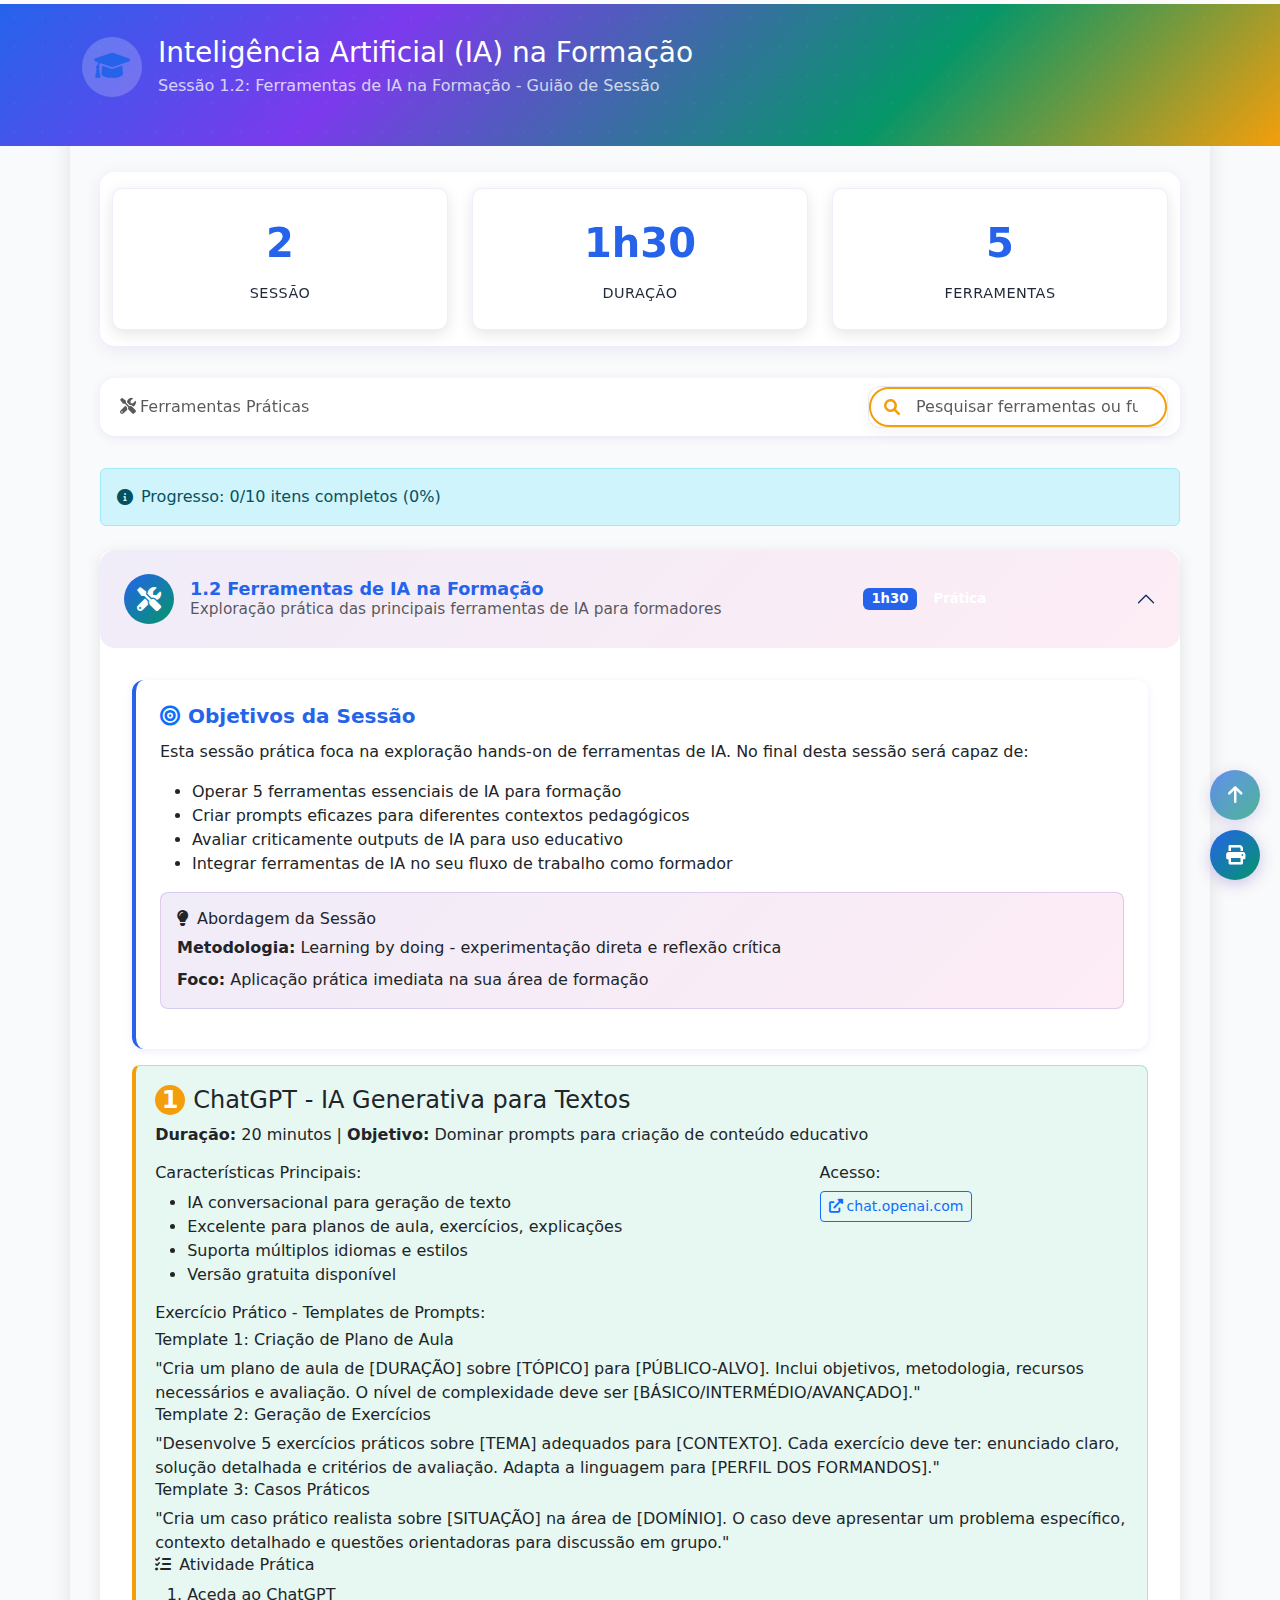
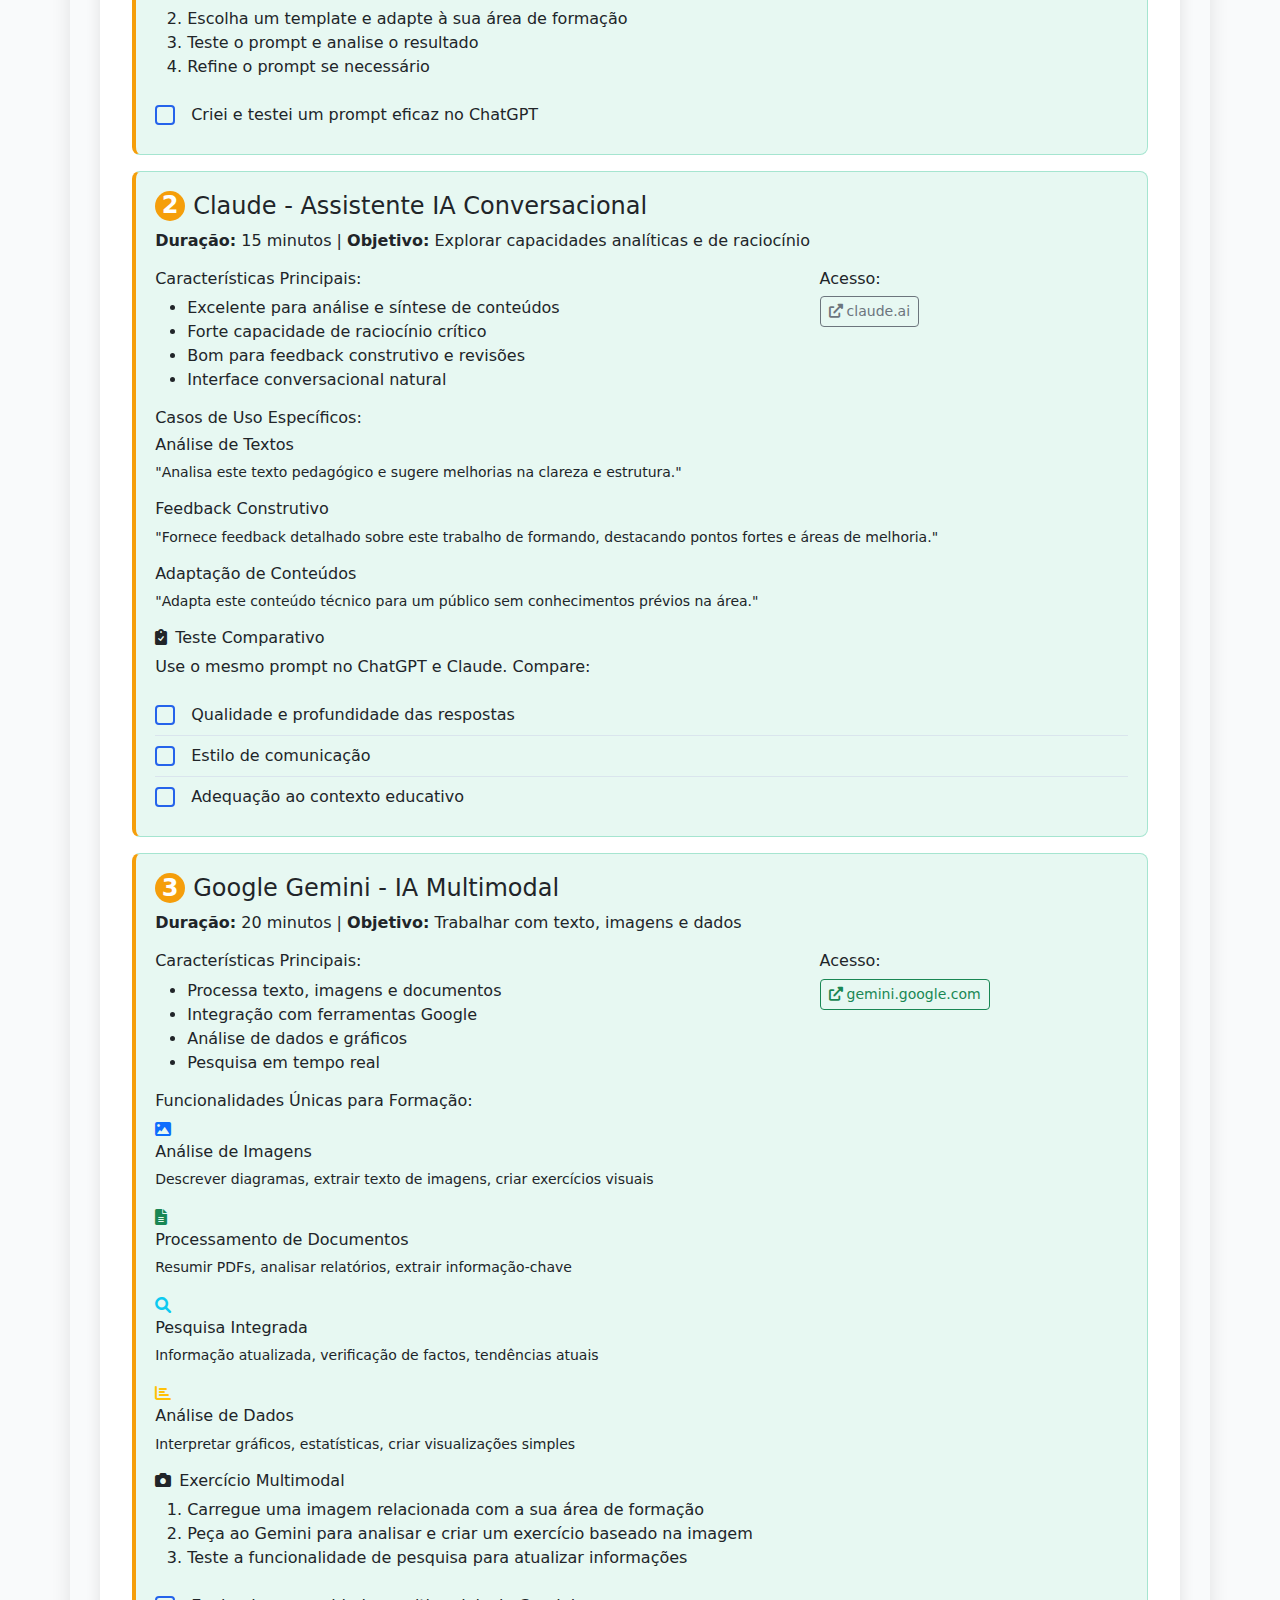
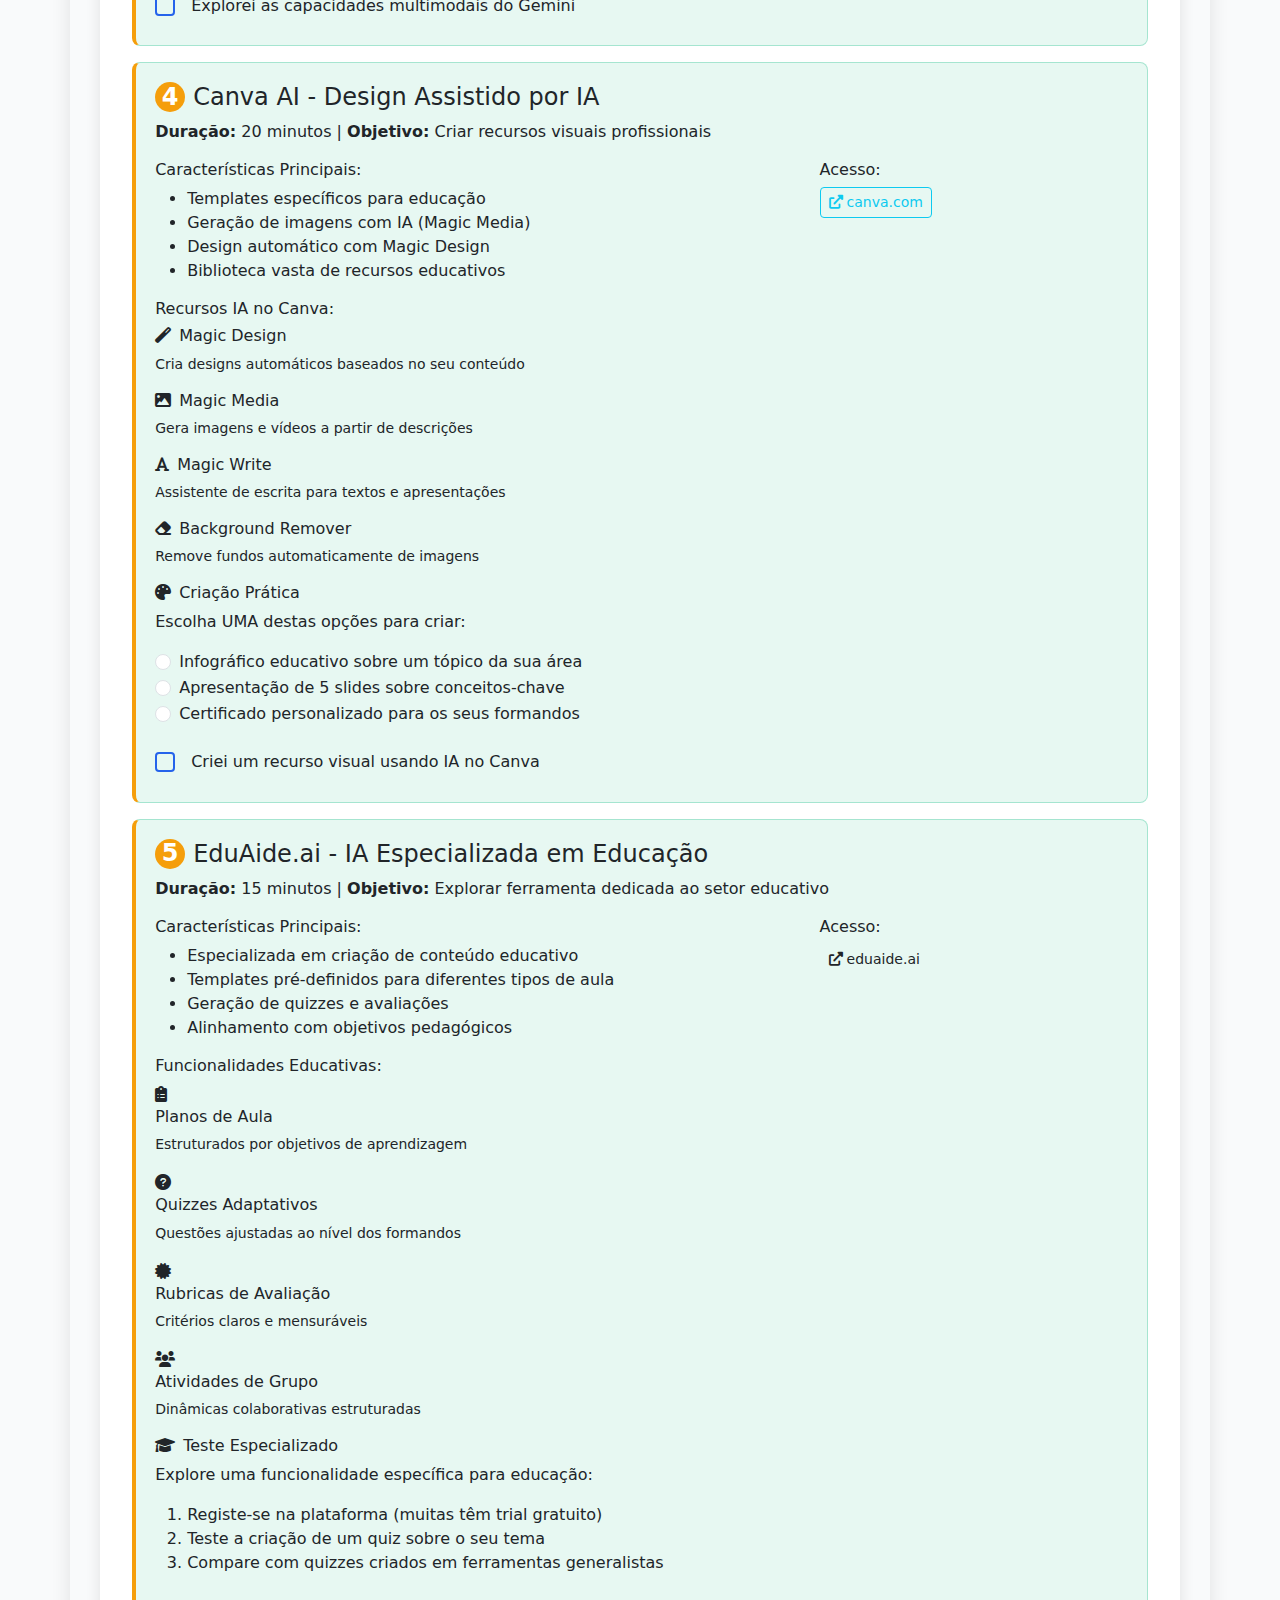
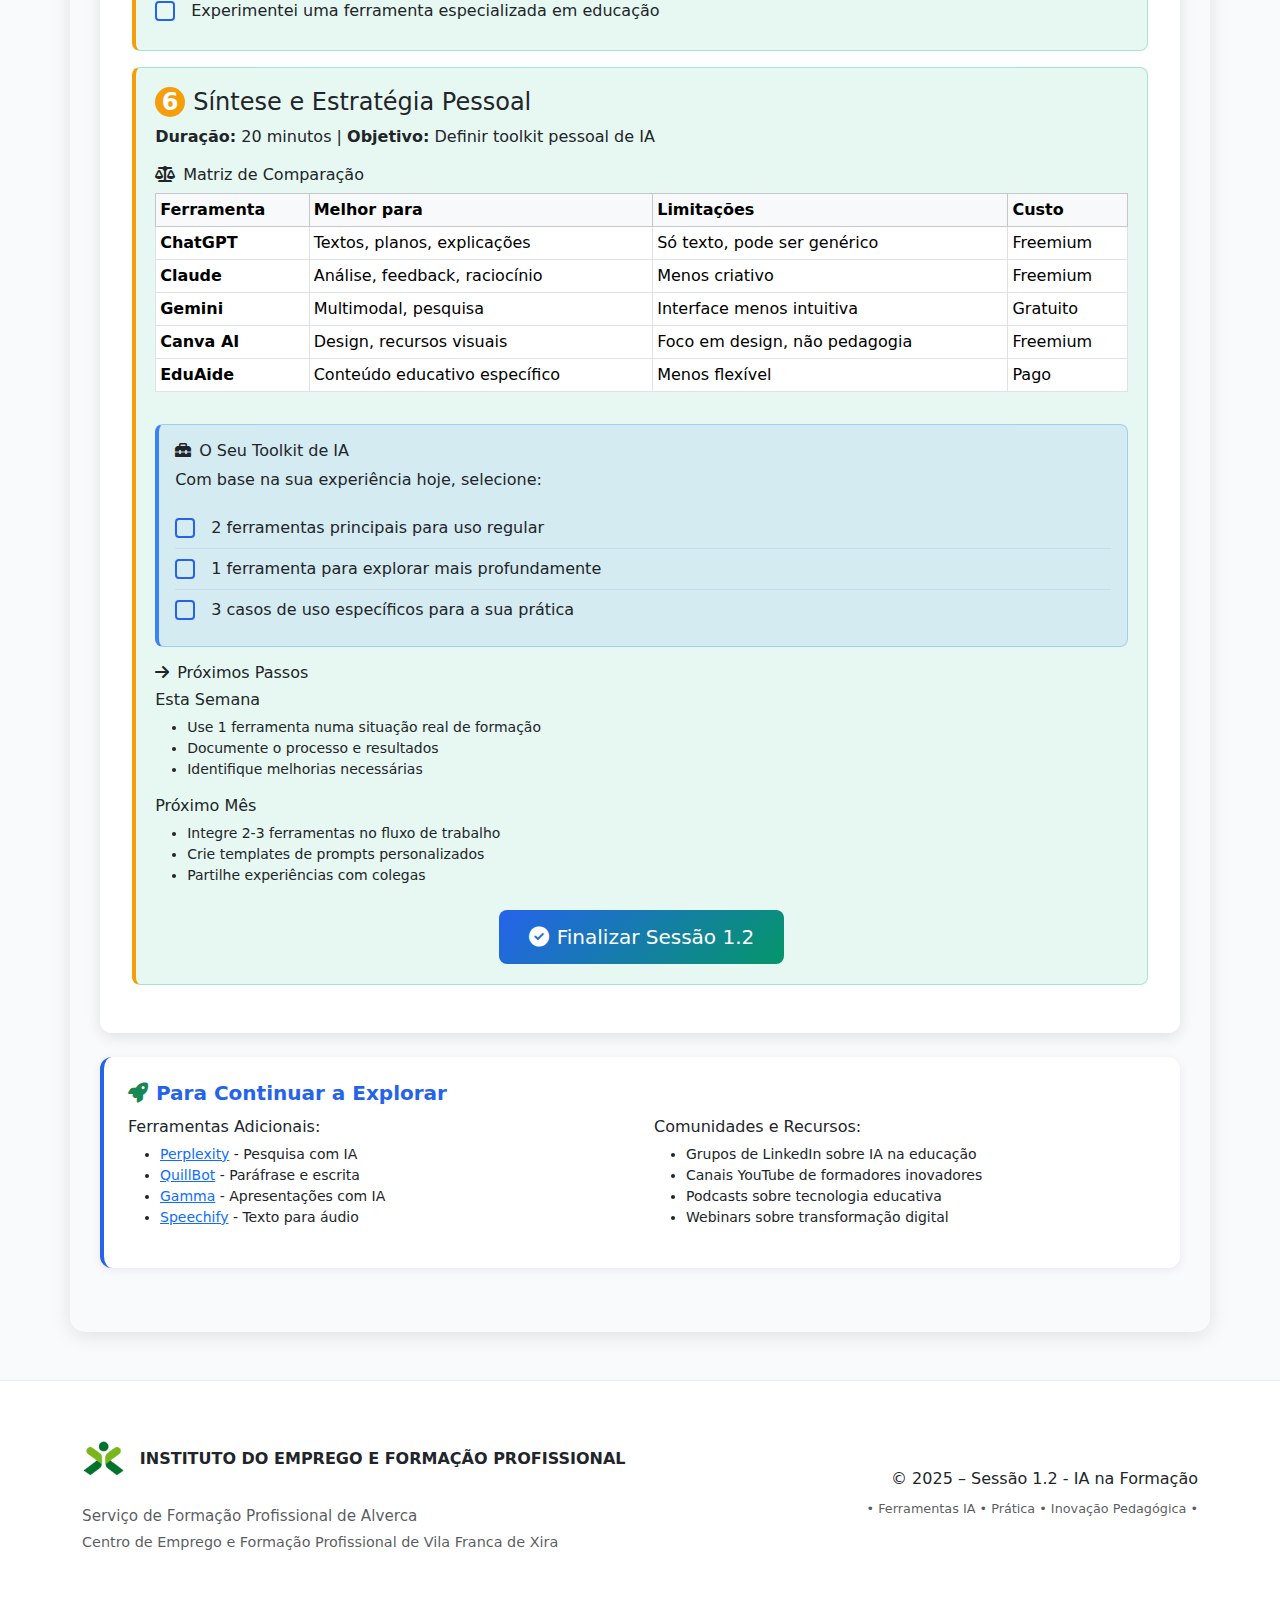
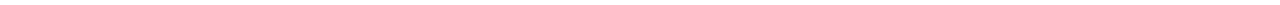
<file: sessao_02.html>
<!DOCTYPE html>
<html lang="pt">
  <head>
    <meta charset="utf-8" />
    <title>Workshops de IA - IEFP - Sessão 1.2</title>
    <meta name="viewport" content="width=device-width, initial-scale=1" />
    <meta
      name="description"
      content="Sessão 1.2: Ferramentas de IA na Formação - Workshops práticos do IEFP"
    />

    <!-- Bootstrap CSS -->
    <link
      href="https://cdn.jsdelivr.net/npm/bootstrap@5.3.0/dist/css/bootstrap.min.css"
      rel="stylesheet"
    />
    <link
      rel="stylesheet"
      href="https://cdnjs.cloudflare.com/ajax/libs/font-awesome/6.0.0/css/all.min.css"
    />

    <style>
      /* Estilos personalizados - Workshop IA IEFP - Sessão 1.2 */
      :root {
        --primary-color: #2563eb;
        --secondary-color: #059669;
        --accent-color: #f59e0b;
        --tertiary-color: #7c3aed;
        --text-dark: #1f2937;
        --bg-light: #f9fafb;
      }
      .header-main {
        background: linear-gradient(
          135deg,
          var(--primary-color) 0%,
          var(--tertiary-color) 30%,
          var(--secondary-color) 70%,
          var(--accent-color) 100%
        );
      }
      .conteudo-pagina {
        background: var(--bg-light);
        border-radius: 15px;
        box-shadow: 0 4px 20px rgba(0, 0, 0, 0.1);
        padding: 30px;
      }
      .stats-section {
        background: rgba(255, 255, 255, 0.95);
        margin-top: 0;
        margin-bottom: 2rem;
        border-radius: 15px;
        box-shadow: 0 4px 15px rgba(37, 99, 235, 0.1);
      }
    </style>

    <!-- CSS personalizado -->
    <link rel="stylesheet" href="assets/css/styles.css" />
  </head>
  <body>
    <!-- Progress bar -->
    <div class="progress-container">
      <div class="progress-bar-scroll" id="progressBar"></div>
    </div>

    <!-- Header -->
    <header class="header-main">
      <div class="container">
        <div class="header-content">
          <div class="d-flex align-items-center mb-3">
            <div class="logo-iefp">
              <i class="fas fa-graduation-cap"></i>
            </div>
            <div>
              <h1 class="h3 mb-1">Inteligência Artificial (IA) na Formação</h1>
              <p class="mb-0 opacity-75">
                Sessão 1.2: Ferramentas de IA na Formação - Guião de Sessão
              </p>
            </div>
          </div>
        </div>
      </div>
    </header>

    <main
      class="container conteudo-pagina py-5"
      style="margin-top: 100px !important; padding-top: 100px !important"
    >
      <!-- Seção de Estatísticas -->
      <section class="stats-section py-3">
        <div class="container">
          <div class="stats-content">
            <div class="row text-center justify-content-center">
              <div class="col-md-4 col-6">
                <div class="stats-card">
                  <span class="stats-number">2</span>
                  <span class="stats-label">Sessão</span>
                </div>
              </div>
              <div class="col-md-4 col-6">
                <div class="stats-card">
                  <span class="stats-number">1h30</span>
                  <span class="stats-label">Duração</span>
                </div>
              </div>
              <div class="col-md-4 col-12">
                <div class="stats-card">
                  <span class="stats-number">5</span>
                  <span class="stats-label">Ferramentas</span>
                </div>
              </div>
            </div>
          </div>
        </div>
      </section>

      <!-- Menu de navegação e pesquisa -->
      <nav class="navbar navbar-expand-lg navbar-custom">
        <div class="container-fluid">
          <button
            class="navbar-toggler"
            type="button"
            data-bs-toggle="collapse"
            data-bs-target="#workshopMenu"
            aria-controls="workshopMenu"
            aria-expanded="false"
            aria-label="Menu"
          >
            <span class="navbar-toggler-icon"></span>
          </button>

          <div class="collapse navbar-collapse" id="workshopMenu">
            <ul class="navbar-nav me-auto mb-2 mb-lg-0">
              <li class="nav-item">
                <span class="nav-link">
                  <i class="fas fa-tools me-1"></i>Ferramentas Práticas
                </span>
              </li>
            </ul>

            <!-- Pesquisa -->
            <div class="search-container">
              <i class="fas fa-search search-icon"></i>
              <input
                id="searchInput"
                class="form-control"
                type="search"
                placeholder="Pesquisar ferramentas ou funcionalidades..."
                aria-label="Pesquisar"
              />
            </div>
          </div>
        </div>
      </nav>

      <!-- Contador de resultados -->
      <div class="alert alert-info d-flex align-items-center mb-4">
        <i class="fas fa-info-circle me-2"></i>
        <span id="resultsCounter"
          >Sessão 1.2 - Ferramentas de IA na Formação</span
        >
      </div>

      <!-- Accordion principal -->
      <div class="accordion" id="accordionWorkshops">
        <!-- Sessão 1.2: Ferramentas de IA na Formação -->
        <div
          class="accordion-item fade-in"
          data-tags="ferramentas chatgpt claude canva gemini eduaide praticas"
          data-categoria="pratico"
        >
          <h2 class="accordion-header" id="heading-w1s2">
            <button
              class="accordion-button"
              type="button"
              data-bs-toggle="collapse"
              data-bs-target="#collapse-w1s2"
              aria-expanded="true"
              aria-controls="collapse-w1s2"
            >
              <div class="icon-workshop">
                <i class="fas fa-tools"></i>
              </div>
              <div>
                <div class="fw-semibold">1.2 Ferramentas de IA na Formação</div>
                <div class="small text-muted">
                  Exploração prática das principais ferramentas de IA para
                  formadores
                </div>
              </div>
              <div class="ms-auto d-flex gap-2">
                <span class="badge badge-duration">1h30</span>
                <span class="badge badge-pratica">Prática</span>
              </div>
            </button>
          </h2>
          <div
            id="collapse-w1s2"
            class="accordion-collapse collapse show"
            aria-labelledby="heading-w1s2"
            data-bs-parent="#accordionWorkshops"
          >
            <div class="accordion-body">
              <div class="content-card">
                <h5>
                  <i class="fas fa-bullseye me-2 text-primary"></i>Objetivos da
                  Sessão
                </h5>
                <p>
                  Esta sessão prática foca na exploração hands-on de ferramentas
                  de IA. No final desta sessão será capaz de:
                </p>
                <ul>
                  <li>Operar 5 ferramentas essenciais de IA para formação</li>
                  <li>
                    Criar prompts eficazes para diferentes contextos pedagógicos
                  </li>
                  <li>Avaliar criticamente outputs de IA para uso educativo</li>
                  <li>
                    Integrar ferramentas de IA no seu fluxo de trabalho como
                    formador
                  </li>
                </ul>

                <div class="concept-box">
                  <h6>
                    <i class="fas fa-lightbulb me-2"></i>Abordagem da Sessão
                  </h6>
                  <p class="mb-2">
                    <strong>Metodologia:</strong> Learning by doing -
                    experimentação direta e reflexão crítica
                  </p>
                  <p class="mb-0">
                    <strong>Foco:</strong> Aplicação prática imediata na sua
                    área de formação
                  </p>
                </div>
              </div>

              <!-- PASSO 1: ChatGPT/OpenAI -->
              <div class="tutorial-step">
                <h4>
                  <span class="step-number">1</span>ChatGPT - IA Generativa para
                  Textos
                </h4>
                <p>
                  <strong>Duração:</strong> 20 minutos |
                  <strong>Objetivo:</strong> Dominar prompts para criação de
                  conteúdo educativo
                </p>

                <div class="tool-info">
                  <div class="row">
                    <div class="col-md-8">
                      <h6>Características Principais:</h6>
                      <ul>
                        <li>IA conversacional para geração de texto</li>
                        <li>
                          Excelente para planos de aula, exercícios, explicações
                        </li>
                        <li>Suporta múltiplos idiomas e estilos</li>
                        <li>Versão gratuita disponível</li>
                      </ul>
                    </div>
                    <div class="col-md-4">
                      <div class="access-box">
                        <h6>Acesso:</h6>
                        <a
                          href="https://chat.openai.com"
                          target="_blank"
                          class="btn btn-outline-primary btn-sm"
                        >
                          <i class="fas fa-external-link-alt me-1"></i
                          >chat.openai.com
                        </a>
                      </div>
                    </div>
                  </div>
                </div>

                <h6>Exercício Prático - Templates de Prompts:</h6>
                <div class="prompt-examples">
                  <div class="prompt-card">
                    <h6>Template 1: Criação de Plano de Aula</h6>
                    <div class="prompt-text">
                      "Cria um plano de aula de [DURAÇÃO] sobre [TÓPICO] para
                      [PÚBLICO-ALVO]. Inclui objetivos, metodologia, recursos
                      necessários e avaliação. O nível de complexidade deve ser
                      [BÁSICO/INTERMÉDIO/AVANÇADO]."
                    </div>
                  </div>

                  <div class="prompt-card">
                    <h6>Template 2: Geração de Exercícios</h6>
                    <div class="prompt-text">
                      "Desenvolve 5 exercícios práticos sobre [TEMA] adequados
                      para [CONTEXTO]. Cada exercício deve ter: enunciado claro,
                      solução detalhada e critérios de avaliação. Adapta a
                      linguagem para [PERFIL DOS FORMANDOS]."
                    </div>
                  </div>

                  <div class="prompt-card">
                    <h6>Template 3: Casos Práticos</h6>
                    <div class="prompt-text">
                      "Cria um caso prático realista sobre [SITUAÇÃO] na área de
                      [DOMÍNIO]. O caso deve apresentar um problema específico,
                      contexto detalhado e questões orientadoras para discussão
                      em grupo."
                    </div>
                  </div>
                </div>

                <div class="activity-box">
                  <h6><i class="fas fa-tasks me-2"></i>Atividade Prática</h6>
                  <ol>
                    <li>Aceda ao ChatGPT</li>
                    <li>Escolha um template e adapte à sua área de formação</li>
                    <li>Teste o prompt e analise o resultado</li>
                    <li>Refine o prompt se necessário</li>
                  </ol>
                  <div class="checklist-item">
                    <div
                      class="checklist-checkbox"
                      onclick="toggleCheck(this)"
                    ></div>
                    <span>Criei e testei um prompt eficaz no ChatGPT</span>
                  </div>
                </div>
              </div>

              <!-- PASSO 2: Claude -->
              <div class="tutorial-step">
                <h4>
                  <span class="step-number">2</span>Claude - Assistente IA
                  Conversacional
                </h4>
                <p>
                  <strong>Duração:</strong> 15 minutos |
                  <strong>Objetivo:</strong> Explorar capacidades analíticas e
                  de raciocínio
                </p>

                <div class="tool-info">
                  <div class="row">
                    <div class="col-md-8">
                      <h6>Características Principais:</h6>
                      <ul>
                        <li>Excelente para análise e síntese de conteúdos</li>
                        <li>Forte capacidade de raciocínio crítico</li>
                        <li>Bom para feedback construtivo e revisões</li>
                        <li>Interface conversacional natural</li>
                      </ul>
                    </div>
                    <div class="col-md-4">
                      <div class="access-box">
                        <h6>Acesso:</h6>
                        <a
                          href="https://claude.ai"
                          target="_blank"
                          class="btn btn-outline-secondary btn-sm"
                        >
                          <i class="fas fa-external-link-alt me-1"></i>claude.ai
                        </a>
                      </div>
                    </div>
                  </div>
                </div>

                <h6>Casos de Uso Específicos:</h6>
                <div class="use-cases">
                  <div class="use-case-card">
                    <h6>Análise de Textos</h6>
                    <p class="small">
                      "Analisa este texto pedagógico e sugere melhorias na
                      clareza e estrutura."
                    </p>
                  </div>
                  <div class="use-case-card">
                    <h6>Feedback Construtivo</h6>
                    <p class="small">
                      "Fornece feedback detalhado sobre este trabalho de
                      formando, destacando pontos fortes e áreas de melhoria."
                    </p>
                  </div>
                  <div class="use-case-card">
                    <h6>Adaptação de Conteúdos</h6>
                    <p class="small">
                      "Adapta este conteúdo técnico para um público sem
                      conhecimentos prévios na área."
                    </p>
                  </div>
                </div>

                <div class="activity-box">
                  <h6>
                    <i class="fas fa-clipboard-check me-2"></i>Teste Comparativo
                  </h6>
                  <p>Use o mesmo prompt no ChatGPT e Claude. Compare:</p>
                  <div class="checklist-item">
                    <div
                      class="checklist-checkbox"
                      onclick="toggleCheck(this)"
                    ></div>
                    <span>Qualidade e profundidade das respostas</span>
                  </div>
                  <div class="checklist-item">
                    <div
                      class="checklist-checkbox"
                      onclick="toggleCheck(this)"
                    ></div>
                    <span>Estilo de comunicação</span>
                  </div>
                  <div class="checklist-item">
                    <div
                      class="checklist-checkbox"
                      onclick="toggleCheck(this)"
                    ></div>
                    <span>Adequação ao contexto educativo</span>
                  </div>
                </div>
              </div>

              <!-- PASSO 3: Google Gemini -->
              <div class="tutorial-step">
                <h4>
                  <span class="step-number">3</span>Google Gemini - IA
                  Multimodal
                </h4>
                <p>
                  <strong>Duração:</strong> 20 minutos |
                  <strong>Objetivo:</strong> Trabalhar com texto, imagens e
                  dados
                </p>

                <div class="tool-info">
                  <div class="row">
                    <div class="col-md-8">
                      <h6>Características Principais:</h6>
                      <ul>
                        <li>Processa texto, imagens e documentos</li>
                        <li>Integração com ferramentas Google</li>
                        <li>Análise de dados e gráficos</li>
                        <li>Pesquisa em tempo real</li>
                      </ul>
                    </div>
                    <div class="col-md-4">
                      <div class="access-box">
                        <h6>Acesso:</h6>
                        <a
                          href="https://gemini.google.com"
                          target="_blank"
                          class="btn btn-outline-success btn-sm"
                        >
                          <i class="fas fa-external-link-alt me-1"></i
                          >gemini.google.com
                        </a>
                      </div>
                    </div>
                  </div>
                </div>

                <h6>Funcionalidades Únicas para Formação:</h6>
                <div class="features-grid">
                  <div class="feature-item">
                    <i class="fas fa-image text-primary"></i>
                    <h6>Análise de Imagens</h6>
                    <p class="small">
                      Descrever diagramas, extrair texto de imagens, criar
                      exercícios visuais
                    </p>
                  </div>
                  <div class="feature-item">
                    <i class="fas fa-file-alt text-success"></i>
                    <h6>Processamento de Documentos</h6>
                    <p class="small">
                      Resumir PDFs, analisar relatórios, extrair
                      informação-chave
                    </p>
                  </div>
                  <div class="feature-item">
                    <i class="fas fa-search text-info"></i>
                    <h6>Pesquisa Integrada</h6>
                    <p class="small">
                      Informação atualizada, verificação de factos, tendências
                      atuais
                    </p>
                  </div>
                  <div class="feature-item">
                    <i class="fas fa-chart-bar text-warning"></i>
                    <h6>Análise de Dados</h6>
                    <p class="small">
                      Interpretar gráficos, estatísticas, criar visualizações
                      simples
                    </p>
                  </div>
                </div>

                <div class="activity-box">
                  <h6>
                    <i class="fas fa-camera me-2"></i>Exercício Multimodal
                  </h6>
                  <ol>
                    <li>
                      Carregue uma imagem relacionada com a sua área de formação
                    </li>
                    <li>
                      Peça ao Gemini para analisar e criar um exercício baseado
                      na imagem
                    </li>
                    <li>
                      Teste a funcionalidade de pesquisa para atualizar
                      informações
                    </li>
                  </ol>
                  <div class="checklist-item">
                    <div
                      class="checklist-checkbox"
                      onclick="toggleCheck(this)"
                    ></div>
                    <span>Explorei as capacidades multimodais do Gemini</span>
                  </div>
                </div>
              </div>

              <!-- PASSO 4: Canva AI -->
              <div class="tutorial-step">
                <h4>
                  <span class="step-number">4</span>Canva AI - Design Assistido
                  por IA
                </h4>
                <p>
                  <strong>Duração:</strong> 20 minutos |
                  <strong>Objetivo:</strong> Criar recursos visuais
                  profissionais
                </p>

                <div class="tool-info">
                  <div class="row">
                    <div class="col-md-8">
                      <h6>Características Principais:</h6>
                      <ul>
                        <li>Templates específicos para educação</li>
                        <li>Geração de imagens com IA (Magic Media)</li>
                        <li>Design automático com Magic Design</li>
                        <li>Biblioteca vasta de recursos educativos</li>
                      </ul>
                    </div>
                    <div class="col-md-4">
                      <div class="access-box">
                        <h6>Acesso:</h6>
                        <a
                          href="https://www.canva.com"
                          target="_blank"
                          class="btn btn-outline-info btn-sm"
                        >
                          <i class="fas fa-external-link-alt me-1"></i>canva.com
                        </a>
                      </div>
                    </div>
                  </div>
                </div>

                <h6>Recursos IA no Canva:</h6>
                <div class="canva-features">
                  <div class="canva-feature">
                    <h6><i class="fas fa-magic me-2"></i>Magic Design</h6>
                    <p class="small">
                      Cria designs automáticos baseados no seu conteúdo
                    </p>
                  </div>
                  <div class="canva-feature">
                    <h6><i class="fas fa-image me-2"></i>Magic Media</h6>
                    <p class="small">
                      Gera imagens e vídeos a partir de descrições
                    </p>
                  </div>
                  <div class="canva-feature">
                    <h6><i class="fas fa-font me-2"></i>Magic Write</h6>
                    <p class="small">
                      Assistente de escrita para textos e apresentações
                    </p>
                  </div>
                  <div class="canva-feature">
                    <h6>
                      <i class="fas fa-eraser me-2"></i>Background Remover
                    </h6>
                    <p class="small">
                      Remove fundos automaticamente de imagens
                    </p>
                  </div>
                </div>

                <div class="activity-box">
                  <h6><i class="fas fa-palette me-2"></i>Criação Prática</h6>
                  <p>Escolha UMA destas opções para criar:</p>
                  <div class="creation-options">
                    <div class="form-check">
                      <input
                        class="form-check-input"
                        type="radio"
                        name="canva-creation"
                        id="option1"
                      />
                      <label class="form-check-label" for="option1">
                        Infográfico educativo sobre um tópico da sua área
                      </label>
                    </div>
                    <div class="form-check">
                      <input
                        class="form-check-input"
                        type="radio"
                        name="canva-creation"
                        id="option2"
                      />
                      <label class="form-check-label" for="option2">
                        Apresentação de 5 slides sobre conceitos-chave
                      </label>
                    </div>
                    <div class="form-check">
                      <input
                        class="form-check-input"
                        type="radio"
                        name="canva-creation"
                        id="option3"
                      />
                      <label class="form-check-label" for="option3">
                        Certificado personalizado para os seus formandos
                      </label>
                    </div>
                  </div>
                  <div class="checklist-item mt-3">
                    <div
                      class="checklist-checkbox"
                      onclick="toggleCheck(this)"
                    ></div>
                    <span>Criei um recurso visual usando IA no Canva</span>
                  </div>
                </div>
              </div>

              <!-- PASSO 5: EduAide.ai ou ferramenta específica para educação -->
              <div class="tutorial-step">
                <h4>
                  <span class="step-number">5</span>EduAide.ai - IA
                  Especializada em Educação
                </h4>
                <p>
                  <strong>Duração:</strong> 15 minutos |
                  <strong>Objetivo:</strong> Explorar ferramenta dedicada ao
                  setor educativo
                </p>

                <div class="tool-info">
                  <div class="row">
                    <div class="col-md-8">
                      <h6>Características Principais:</h6>
                      <ul>
                        <li>Especializada em criação de conteúdo educativo</li>
                        <li>
                          Templates pré-definidos para diferentes tipos de aula
                        </li>
                        <li>Geração de quizzes e avaliações</li>
                        <li>Alinhamento com objetivos pedagógicos</li>
                      </ul>
                    </div>
                    <div class="col-md-4">
                      <div class="access-box">
                        <h6>Acesso:</h6>
                        <a
                          href="https://www.eduaide.ai"
                          target="_blank"
                          class="btn btn-outline-purple btn-sm"
                        >
                          <i class="fas fa-external-link-alt me-1"></i
                          >eduaide.ai
                        </a>
                      </div>
                    </div>
                  </div>
                </div>

                <h6>Funcionalidades Educativas:</h6>
                <div class="edu-features">
                  <div class="edu-feature">
                    <i class="fas fa-clipboard-list"></i>
                    <h6>Planos de Aula</h6>
                    <p class="small">
                      Estruturados por objetivos de aprendizagem
                    </p>
                  </div>
                  <div class="edu-feature">
                    <i class="fas fa-question-circle"></i>
                    <h6>Quizzes Adaptativos</h6>
                    <p class="small">
                      Questões ajustadas ao nível dos formandos
                    </p>
                  </div>
                  <div class="edu-feature">
                    <i class="fas fa-certificate"></i>
                    <h6>Rubricas de Avaliação</h6>
                    <p class="small">Critérios claros e mensuráveis</p>
                  </div>
                  <div class="edu-feature">
                    <i class="fas fa-users"></i>
                    <h6>Atividades de Grupo</h6>
                    <p class="small">Dinâmicas colaborativas estruturadas</p>
                  </div>
                </div>

                <div class="activity-box">
                  <h6>
                    <i class="fas fa-graduation-cap me-2"></i>Teste
                    Especializado
                  </h6>
                  <p>Explore uma funcionalidade específica para educação:</p>
                  <ol>
                    <li>
                      Registe-se na plataforma (muitas têm trial gratuito)
                    </li>
                    <li>Teste a criação de um quiz sobre o seu tema</li>
                    <li>
                      Compare com quizzes criados em ferramentas generalistas
                    </li>
                  </ol>
                  <div class="checklist-item">
                    <div
                      class="checklist-checkbox"
                      onclick="toggleCheck(this)"
                    ></div>
                    <span
                      >Experimentei uma ferramenta especializada em
                      educação</span
                    >
                  </div>
                </div>
              </div>

              <!-- Síntese e Comparação -->
              <div class="tutorial-step">
                <h4>
                  <span class="step-number">6</span>Síntese e Estratégia Pessoal
                </h4>
                <p>
                  <strong>Duração:</strong> 20 minutos |
                  <strong>Objetivo:</strong> Definir toolkit pessoal de IA
                </p>

                <div class="comparison-matrix">
                  <h6>
                    <i class="fas fa-balance-scale me-2"></i>Matriz de
                    Comparação
                  </h6>
                  <div class="table-responsive">
                    <table class="table table-bordered table-sm">
                      <thead class="table-light">
                        <tr>
                          <th>Ferramenta</th>
                          <th>Melhor para</th>
                          <th>Limitações</th>
                          <th>Custo</th>
                        </tr>
                      </thead>
                      <tbody>
                        <tr>
                          <td><strong>ChatGPT</strong></td>
                          <td>Textos, planos, explicações</td>
                          <td>Só texto, pode ser genérico</td>
                          <td>Freemium</td>
                        </tr>
                        <tr>
                          <td><strong>Claude</strong></td>
                          <td>Análise, feedback, raciocínio</td>
                          <td>Menos criativo</td>
                          <td>Freemium</td>
                        </tr>
                        <tr>
                          <td><strong>Gemini</strong></td>
                          <td>Multimodal, pesquisa</td>
                          <td>Interface menos intuitiva</td>
                          <td>Gratuito</td>
                        </tr>
                        <tr>
                          <td><strong>Canva AI</strong></td>
                          <td>Design, recursos visuais</td>
                          <td>Foco em design, não pedagogia</td>
                          <td>Freemium</td>
                        </tr>
                        <tr>
                          <td><strong>EduAide</strong></td>
                          <td>Conteúdo educativo específico</td>
                          <td>Menos flexível</td>
                          <td>Pago</td>
                        </tr>
                      </tbody>
                    </table>
                  </div>
                </div>

                <div class="reflection-box">
                  <h6>
                    <i class="fas fa-toolbox me-2"></i>O Seu Toolkit de IA
                  </h6>
                  <p>Com base na sua experiência hoje, selecione:</p>
                  <div class="checklist-item">
                    <div
                      class="checklist-checkbox"
                      onclick="toggleCheck(this)"
                    ></div>
                    <span>2 ferramentas principais para uso regular</span>
                  </div>
                  <div class="checklist-item">
                    <div
                      class="checklist-checkbox"
                      onclick="toggleCheck(this)"
                    ></div>
                    <span>1 ferramenta para explorar mais profundamente</span>
                  </div>
                  <div class="checklist-item">
                    <div
                      class="checklist-checkbox"
                      onclick="toggleCheck(this)"
                    ></div>
                    <span>3 casos de uso específicos para a sua prática</span>
                  </div>
                </div>

                <div class="next-steps">
                  <h6>
                    <i class="fas fa-arrow-right me-2"></i>Próximos Passos
                  </h6>
                  <div class="step-card">
                    <h6>Esta Semana</h6>
                    <ul class="small">
                      <li>Use 1 ferramenta numa situação real de formação</li>
                      <li>Documente o processo e resultados</li>
                      <li>Identifique melhorias necessárias</li>
                    </ul>
                  </div>
                  <div class="step-card">
                    <h6>Próximo Mês</h6>
                    <ul class="small">
                      <li>Integre 2-3 ferramentas no fluxo de trabalho</li>
                      <li>Crie templates de prompts personalizados</li>
                      <li>Partilhe experiências com colegas</li>
                    </ul>
                  </div>
                </div>

                <div class="text-center mt-4">
                  <button
                    class="btn btn-lg"
                    onclick="finalizarSessao()"
                    style="
                      background: linear-gradient(
                        135deg,
                        var(--primary-color),
                        var(--secondary-color)
                      );
                      color: white;
                      border: none;
                      padding: 12px 30px;
                      border-radius: 8px;
                    "
                  >
                    <i class="fas fa-check-circle me-2"></i>Finalizar Sessão 1.2
                  </button>
                </div>
              </div>
            </div>
          </div>
        </div>
      </div>

      <!-- Recursos para Continuação -->
      <div class="content-card mt-4">
        <h5>
          <i class="fas fa-rocket me-2 text-success"></i>Para Continuar a
          Explorar
        </h5>
        <div class="row">
          <div class="col-md-6">
            <h6>Ferramentas Adicionais:</h6>
            <ul class="small">
              <li>
                <a href="https://www.perplexity.ai" target="_blank"
                  >Perplexity</a
                >
                - Pesquisa com IA
              </li>
              <li>
                <a href="https://quillbot.com" target="_blank">QuillBot</a> -
                Paráfrase e escrita
              </li>
              <li>
                <a href="https://gamma.app" target="_blank">Gamma</a> -
                Apresentações com IA
              </li>
              <li>
                <a href="https://www.speechify.com" target="_blank"
                  >Speechify</a
                >
                - Texto para áudio
              </li>
            </ul>
          </div>
          <div class="col-md-6">
            <h6>Comunidades e Recursos:</h6>
            <ul class="small">
              <li>Grupos de LinkedIn sobre IA na educação</li>
              <li>Canais YouTube de formadores inovadores</li>
              <li>Podcasts sobre tecnologia educativa</li>
              <li>Webinars sobre transformação digital</li>
            </ul>
          </div>
        </div>
      </div>
    </main>

    <!-- Footer -->
    <footer class="bg-white py-5 mt-5" style="border-top: 1px solid #e9ecef">
      <div class="container">
        <div class="row align-items-center">
          <div class="col-md-8">
            <div class="d-flex align-items-center mb-3">
              <div class="me-3">
                <img
                  src="assets/images/logo-iefp.png"
                  alt="Logo IEFP"
                  class="img-fluid"
                  style="max-height: 60px"
                  onerror="this.style.display='none';"
                />
              </div>
              <h6 class="text-dark mb-0" style="font-weight: 600">
                INSTITUTO DO EMPREGO E FORMAÇÃO PROFISSIONAL
              </h6>
            </div>
            <div class="text-muted" style="line-height: 1.5">
              <p class="mb-1" style="font-size: 0.95rem">
                Serviço de Formação Profissional de Alverca
              </p>
              <p class="mb-1" style="font-size: 0.9rem">
                Centro de Emprego e Formação Profissional de Vila Franca de Xira
              </p>
            </div>
          </div>
          <div class="col-md-4 text-end">
            <p class="text-dark mb-2" style="font-weight: 500">
              © 2025 – Sessão 1.2 - IA na Formação
            </p>
            <div class="text-muted" style="font-size: 0.8rem">
              • Ferramentas IA • Prática • Inovação Pedagógica •
            </div>
          </div>
        </div>
      </div>
    </footer>

    <!-- Botões flutuantes -->
    <div class="floating-buttons">
      <button
        class="btn-floating btn-top"
        onclick="scrollToTop()"
        title="Voltar ao topo"
      >
        <i class="fas fa-arrow-up"></i>
      </button>
      <button
        class="btn-floating btn-print"
        onclick="window.print()"
        title="Imprimir guião"
      >
        <i class="fas fa-print"></i>
      </button>
    </div>

    <!-- Bootstrap JS -->
    <script src="https://cdn.jsdelivr.net/npm/bootstrap@5.3.0/dist/js/bootstrap.bundle.min.js"></script>

    <!-- JavaScript personalizado -->
    <script src="assets/js/scripts.js"></script>
  </body>
</html>
</file>
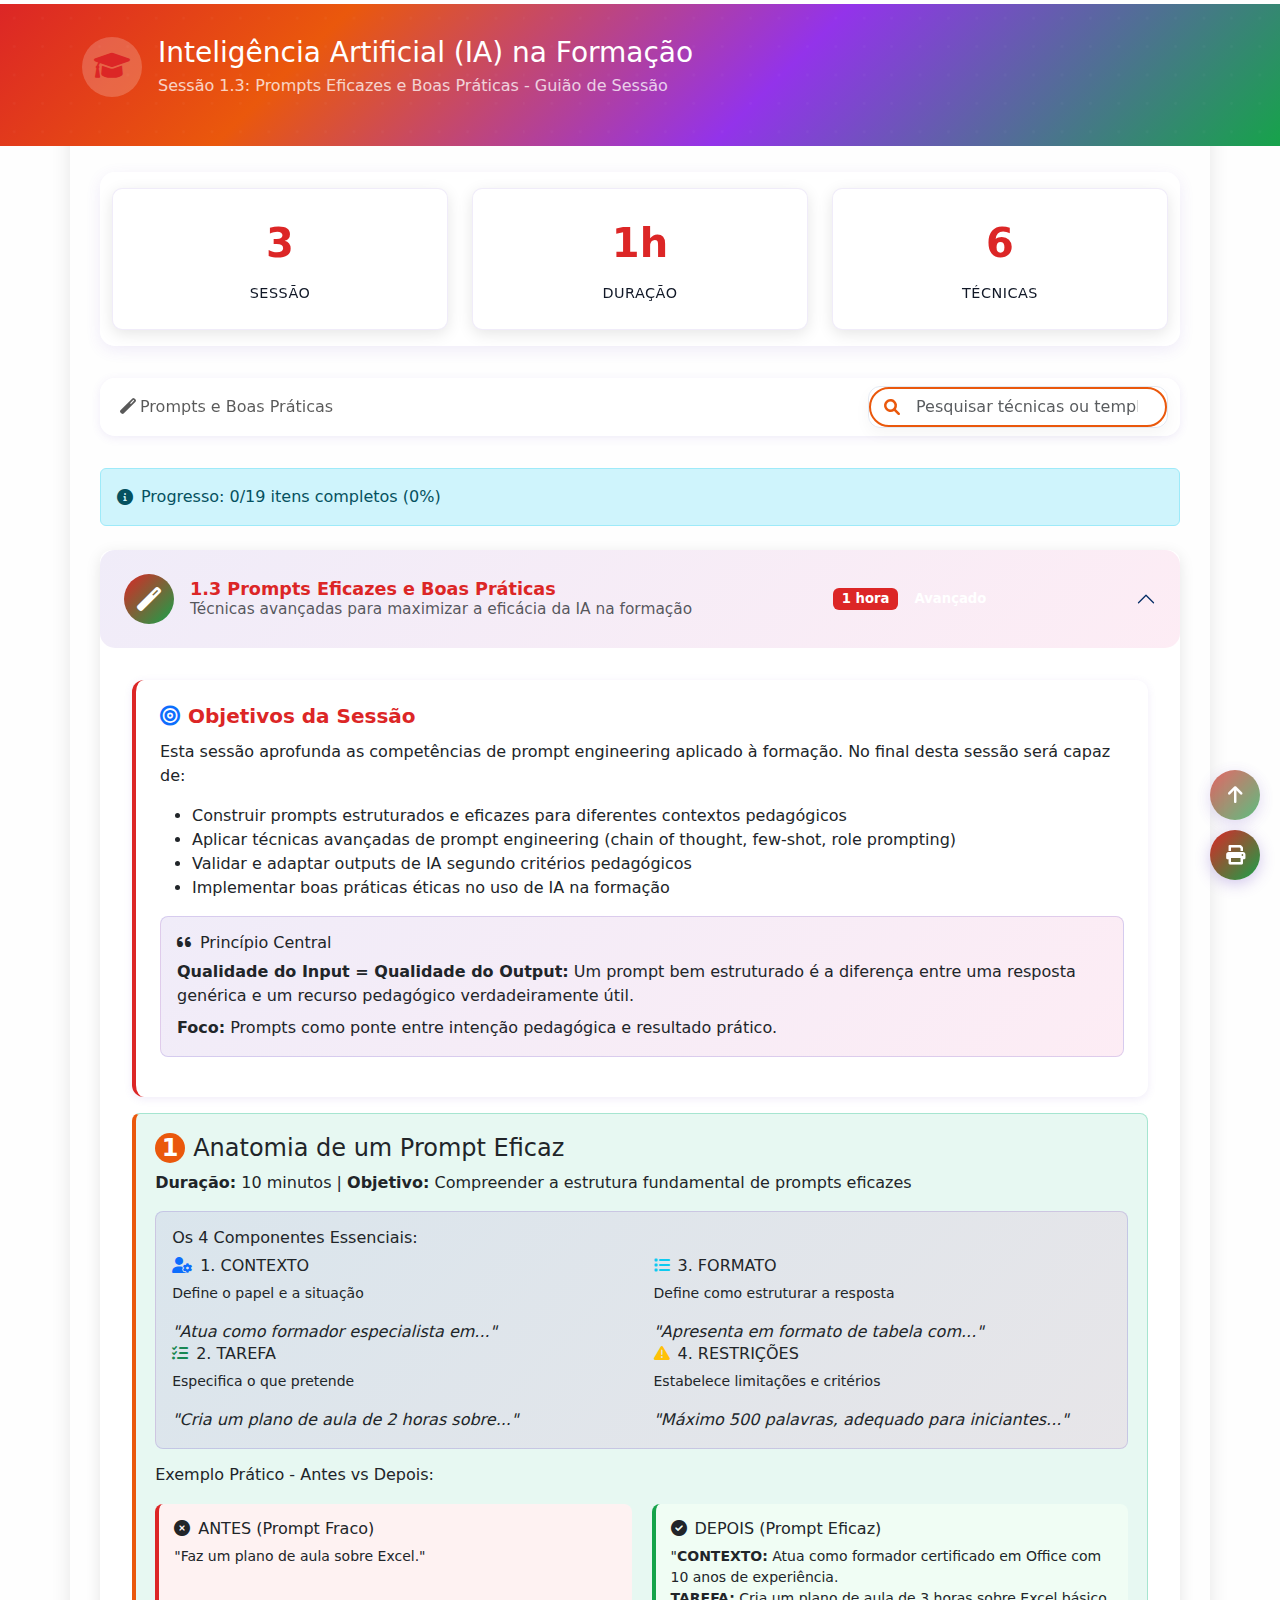
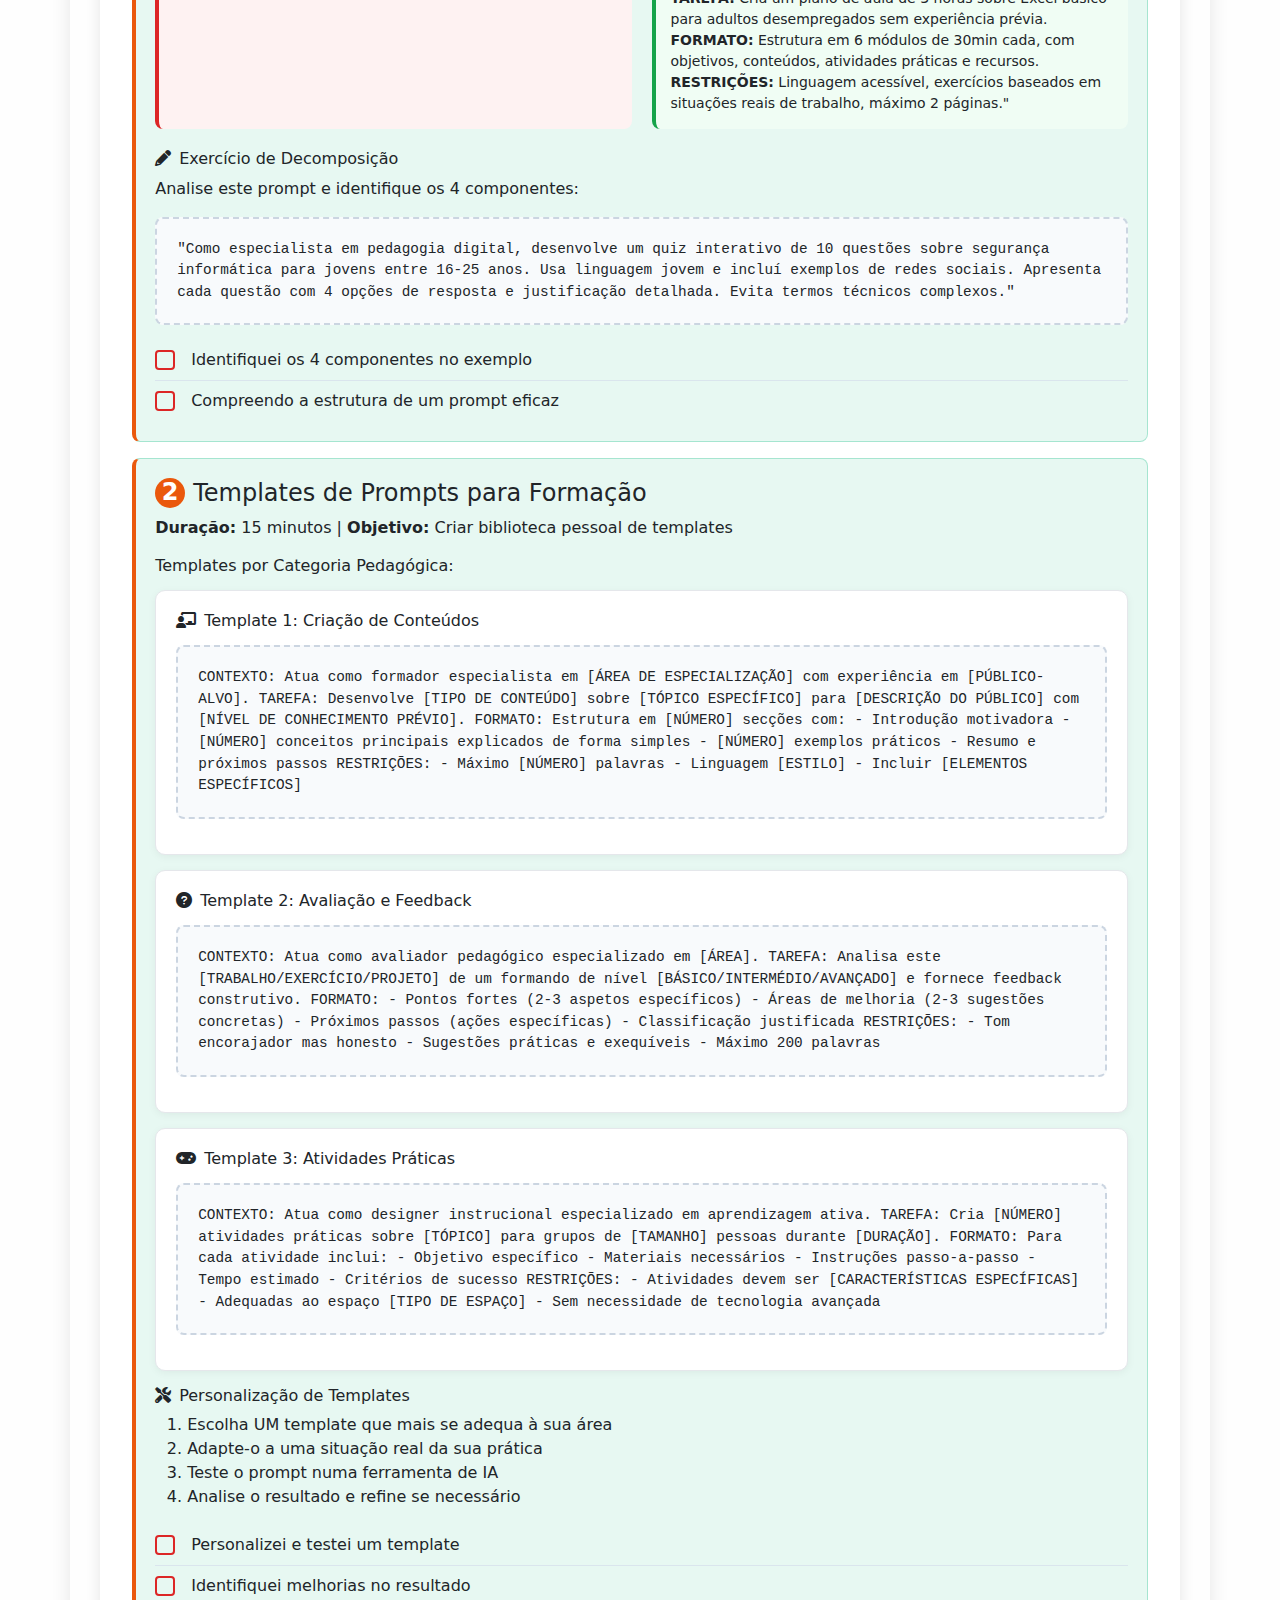
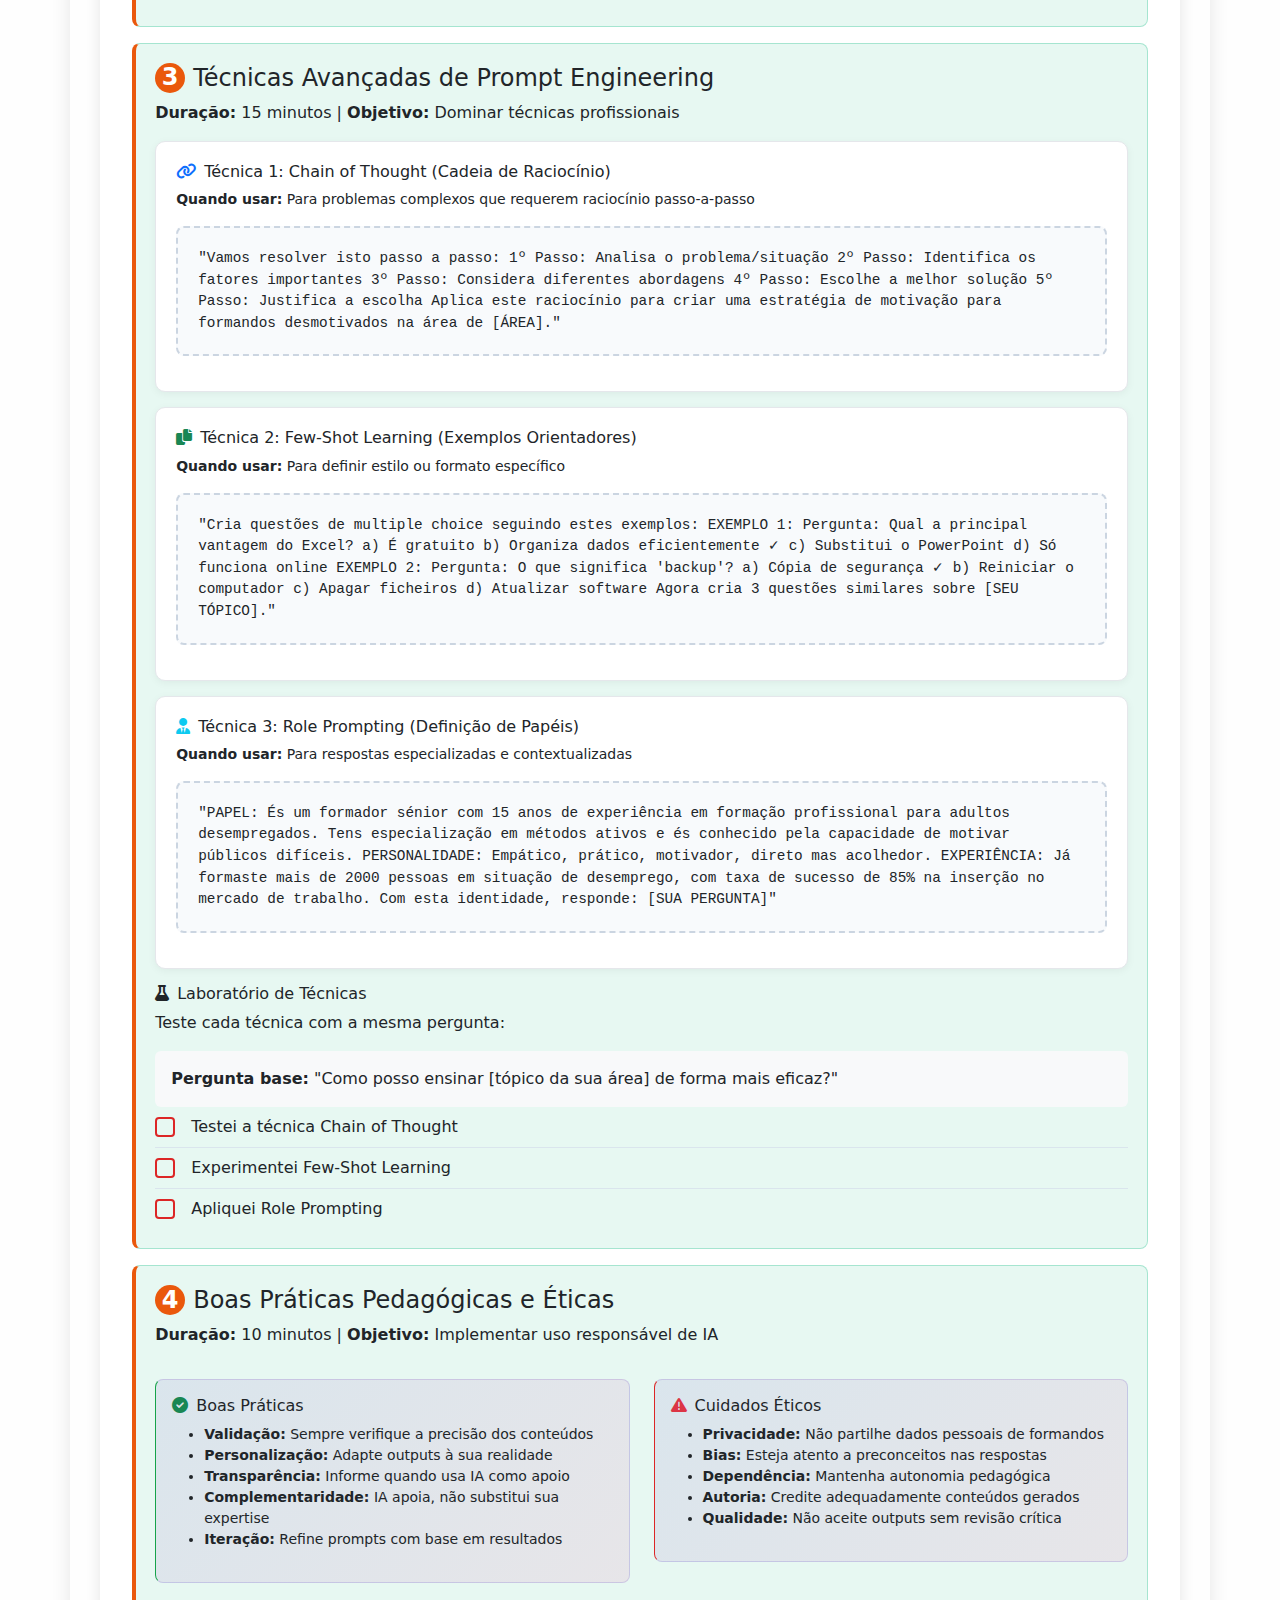
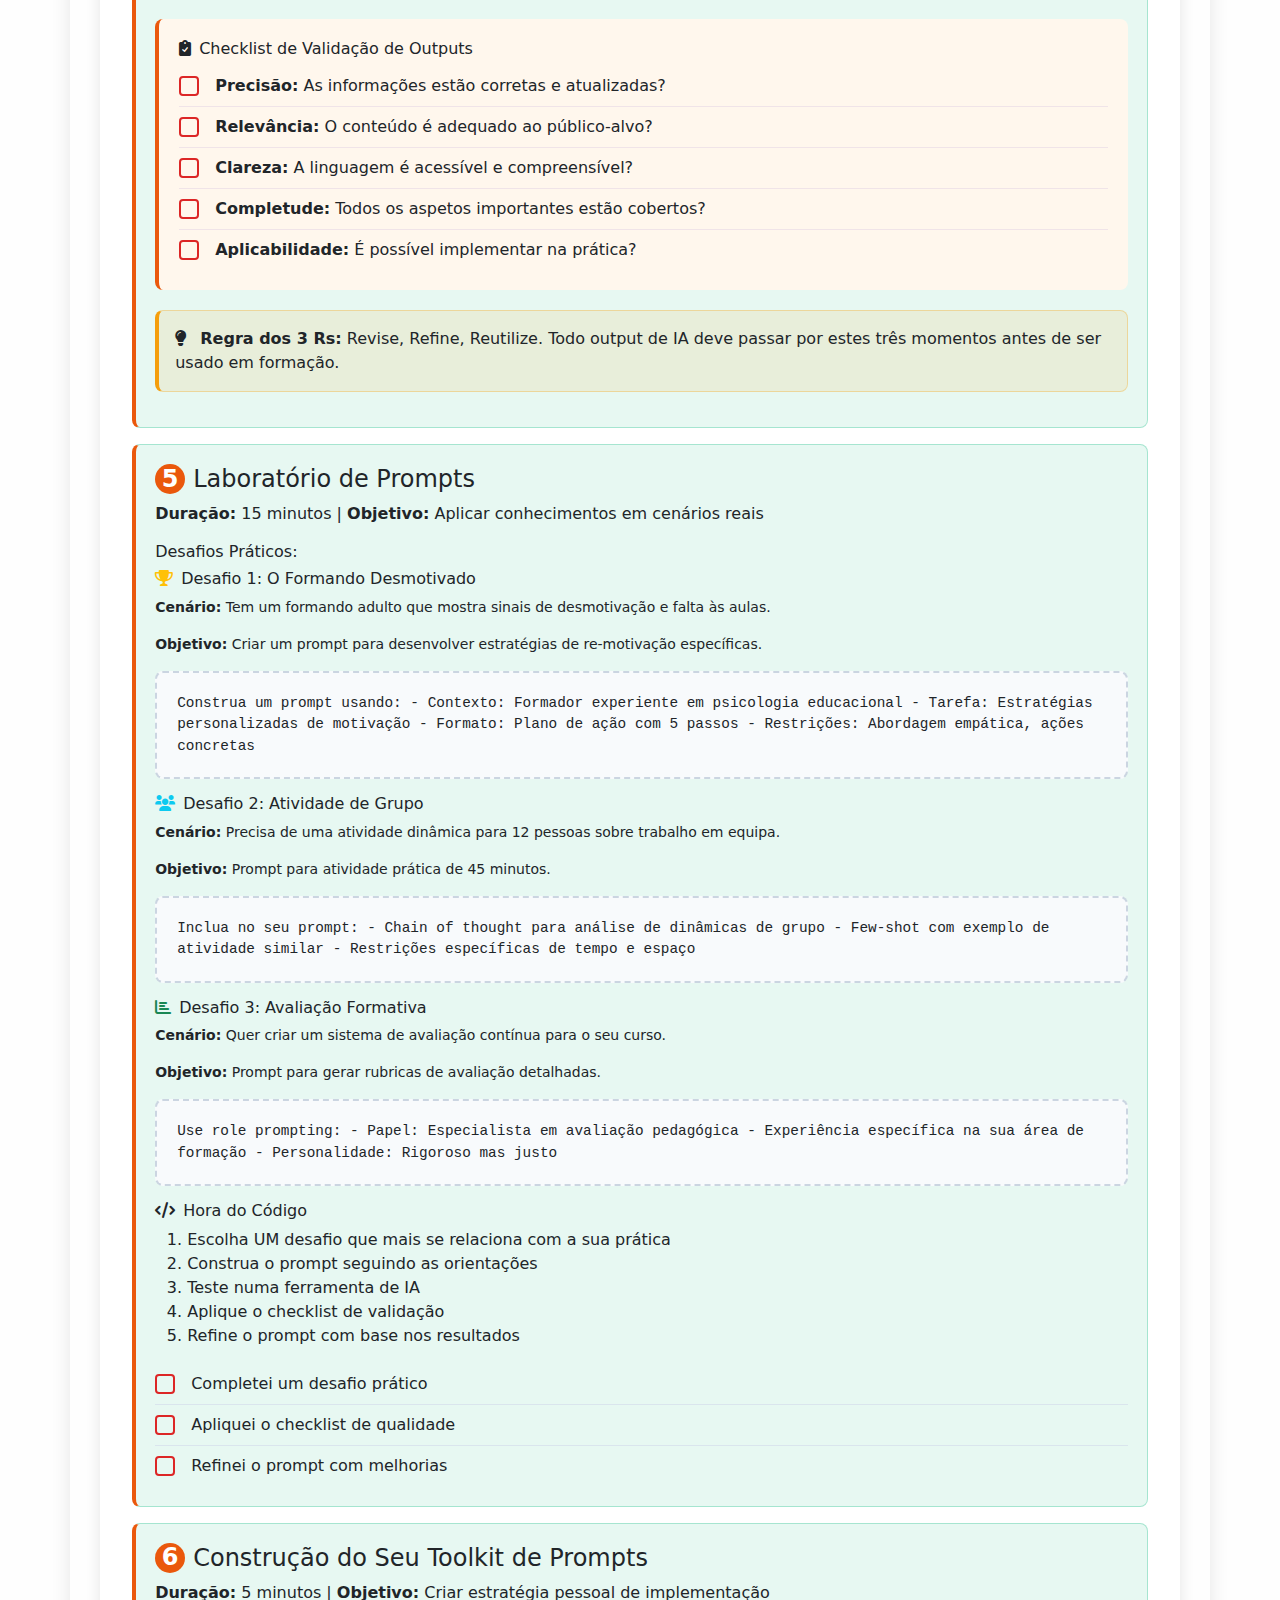
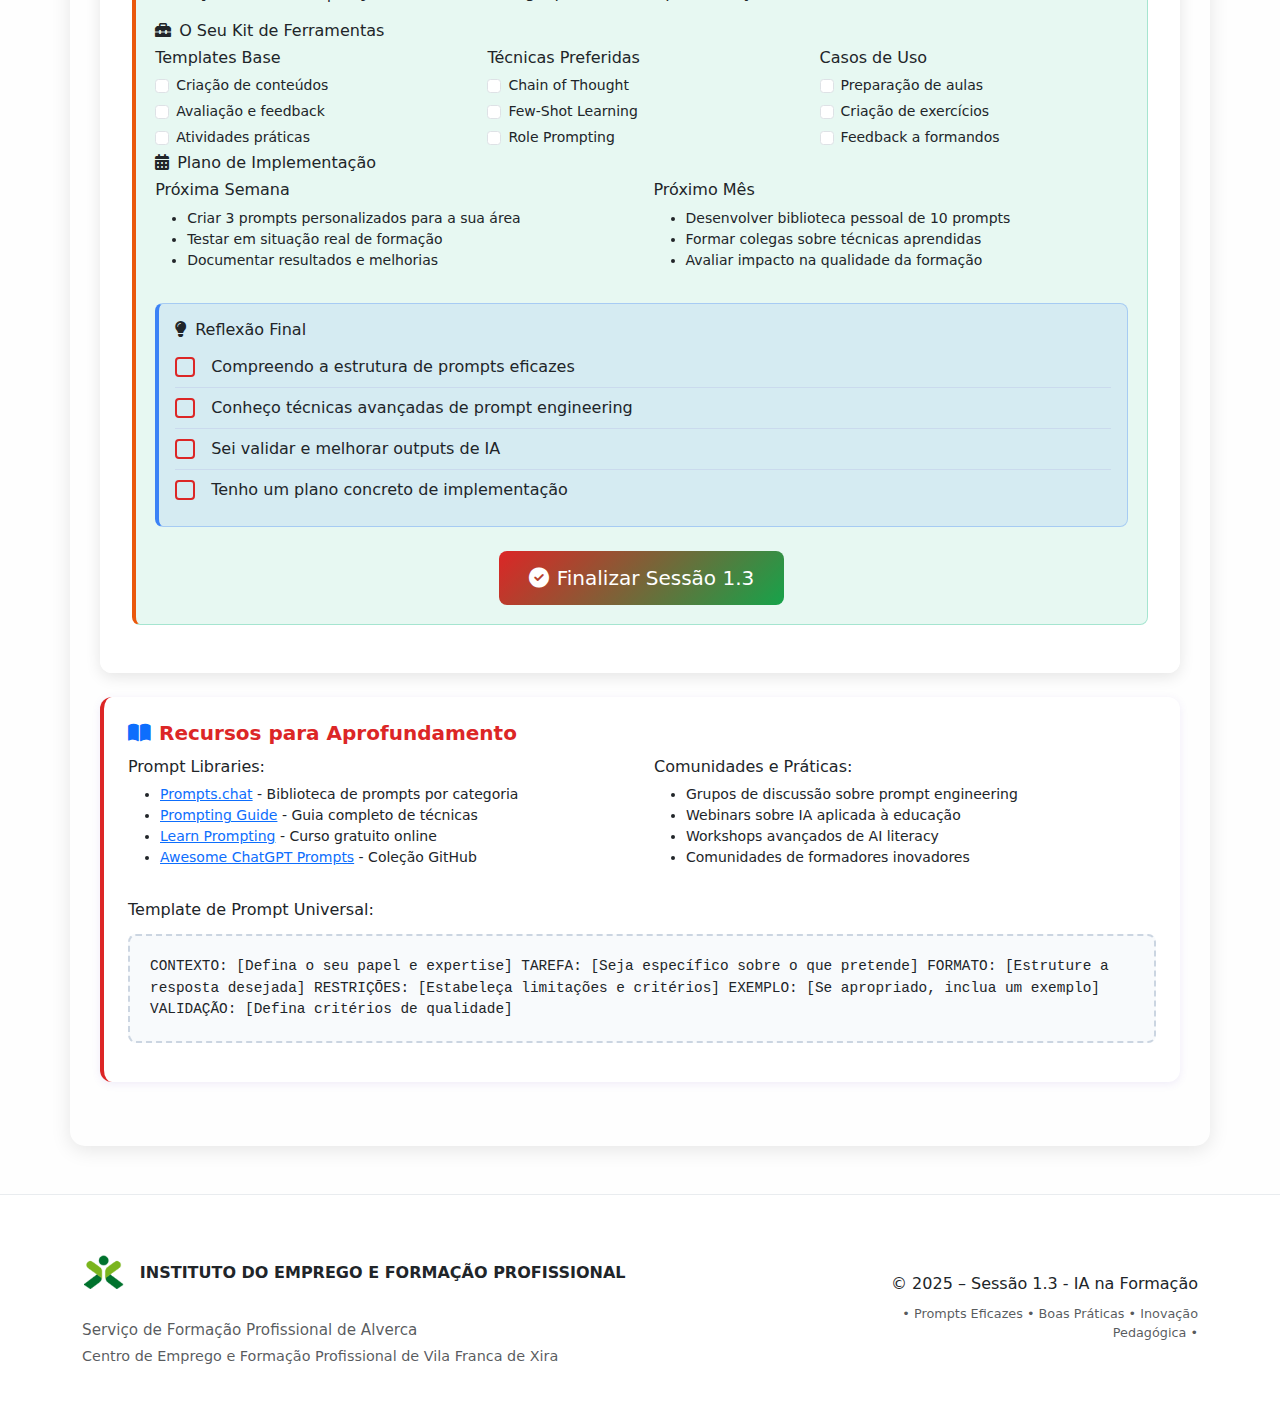
<file: sessao_03.html>
<!DOCTYPE html>
<html lang="pt">
  <head>
    <meta charset="utf-8" />
    <title>Workshops de IA - IEFP - Sessão 1.3</title>
    <meta name="viewport" content="width=device-width, initial-scale=1" />
    <meta
      name="description"
      content="Sessão 1.3: Prompts Eficazes e Boas Práticas - Workshops práticos do IEFP"
    />

    <!-- Bootstrap CSS -->
    <link
      href="https://cdn.jsdelivr.net/npm/bootstrap@5.3.0/dist/css/bootstrap.min.css"
      rel="stylesheet"
    />
    <link
      rel="stylesheet"
      href="https://cdnjs.cloudflare.com/ajax/libs/font-awesome/6.0.0/css/all.min.css"
    />

    <style>
      /* Estilos personalizados - Workshop IA IEFP - Sessão 1.3 */
      :root {
        --primary-color: #dc2626;
        --secondary-color: #16a34a;
        --accent-color: #ea580c;
        --tertiary-color: #9333ea;
        --text-dark: #111827;
        --bg-light: #fefefe;
      }
      .header-main {
        background: linear-gradient(
          135deg,
          var(--primary-color) 0%,
          var(--accent-color) 25%,
          var(--tertiary-color) 60%,
          var(--secondary-color) 100%
        );
      }
      .conteudo-pagina {
        background: var(--bg-light);
        border-radius: 15px;
        box-shadow: 0 4px 20px rgba(0, 0, 0, 0.1);
        padding: 30px;
      }
      .stats-section {
        background: rgba(255, 255, 255, 0.95);
        margin-top: 0;
        margin-bottom: 2rem;
        border-radius: 15px;
        box-shadow: 0 4px 15px rgba(220, 38, 38, 0.1);
      }
      .prompt-before-after {
        display: grid;
        grid-template-columns: 1fr 1fr;
        gap: 20px;
        margin: 20px 0;
      }
      .prompt-before {
        background: #fef2f2;
        border-left: 4px solid #dc2626;
        padding: 15px;
        border-radius: 8px;
      }
      .prompt-after {
        background: #f0fdf4;
        border-left: 4px solid #16a34a;
        padding: 15px;
        border-radius: 8px;
      }
      .technique-card {
        background: white;
        border: 1px solid #e5e7eb;
        border-radius: 10px;
        padding: 20px;
        margin: 15px 0;
        box-shadow: 0 2px 8px rgba(0, 0, 0, 0.05);
      }
      .template-box {
        background: #f8fafc;
        border: 2px dashed #cbd5e1;
        border-radius: 8px;
        padding: 20px;
        margin: 15px 0;
        font-family: 'Courier New', monospace;
        font-size: 0.9em;
      }
      .quality-checklist {
        background: #fff7ed;
        border-left: 4px solid #ea580c;
        padding: 20px;
        border-radius: 8px;
        margin: 20px 0;
      }
      @media (max-width: 768px) {
        .prompt-before-after {
          grid-template-columns: 1fr;
        }
      }
    </style>

    <!-- CSS personalizado -->
    <link rel="stylesheet" href="assets/css/styles.css" />
  </head>
  <body>
    <!-- Progress bar -->
    <div class="progress-container">
      <div class="progress-bar-scroll" id="progressBar"></div>
    </div>

    <!-- Header -->
    <header class="header-main">
      <div class="container">
        <div class="header-content">
          <div class="d-flex align-items-center mb-3">
            <div class="logo-iefp">
              <i class="fas fa-graduation-cap"></i>
            </div>
            <div>
              <h1 class="h3 mb-1">Inteligência Artificial (IA) na Formação</h1>
              <p class="mb-0 opacity-75">
                Sessão 1.3: Prompts Eficazes e Boas Práticas - Guião de Sessão
              </p>
            </div>
          </div>
        </div>
      </div>
    </header>

    <main
      class="container conteudo-pagina py-5"
      style="margin-top: 100px !important; padding-top: 100px !important"
    >
      <!-- Secção de Estatísticas -->
      <section class="stats-section py-3">
        <div class="container">
          <div class="stats-content">
            <div class="row text-center justify-content-center">
              <div class="col-md-4 col-6">
                <div class="stats-card">
                  <span class="stats-number">3</span>
                  <span class="stats-label">Sessão</span>
                </div>
              </div>
              <div class="col-md-4 col-6">
                <div class="stats-card">
                  <span class="stats-number">1h</span>
                  <span class="stats-label">Duração</span>
                </div>
              </div>
              <div class="col-md-4 col-12">
                <div class="stats-card">
                  <span class="stats-number">6</span>
                  <span class="stats-label">Técnicas</span>
                </div>
              </div>
            </div>
          </div>
        </div>
      </section>

      <!-- Menu de navegação e pesquisa -->
      <nav class="navbar navbar-expand-lg navbar-custom">
        <div class="container-fluid">
          <button
            class="navbar-toggler"
            type="button"
            data-bs-toggle="collapse"
            data-bs-target="#workshopMenu"
            aria-controls="workshopMenu"
            aria-expanded="false"
            aria-label="Menu"
          >
            <span class="navbar-toggler-icon"></span>
          </button>

          <div class="collapse navbar-collapse" id="workshopMenu">
            <ul class="navbar-nav me-auto mb-2 mb-lg-0">
              <li class="nav-item">
                <span class="nav-link">
                  <i class="fas fa-magic me-1"></i>Prompts e Boas Práticas
                </span>
              </li>
            </ul>

            <!-- Pesquisa -->
            <div class="search-container">
              <i class="fas fa-search search-icon"></i>
              <input
                id="searchInput"
                class="form-control"
                type="search"
                placeholder="Pesquisar técnicas ou templates..."
                aria-label="Pesquisar"
              />
            </div>
          </div>
        </div>
      </nav>

      <!-- Contador de resultados -->
      <div class="alert alert-info d-flex align-items-center mb-4">
        <i class="fas fa-info-circle me-2"></i>
        <span id="resultsCounter"
          >Sessão 1.3 - Prompts Eficazes e Boas Práticas</span
        >
      </div>

      <!-- Accordion principal -->
      <div class="accordion" id="accordionWorkshops">
        <!-- Sessão 1.3: Prompts Eficazes e Boas Práticas -->
        <div
          class="accordion-item fade-in"
          data-tags="prompts eficazes boas praticas templates tecnicas validacao etica"
          data-categoria="avancado"
        >
          <h2 class="accordion-header" id="heading-w1s3">
            <button
              class="accordion-button"
              type="button"
              data-bs-toggle="collapse"
              data-bs-target="#collapse-w1s3"
              aria-expanded="true"
              aria-controls="collapse-w1s3"
            >
              <div class="icon-workshop">
                <i class="fas fa-magic"></i>
              </div>
              <div>
                <div class="fw-semibold">1.3 Prompts Eficazes e Boas Práticas</div>
                <div class="small text-muted">
                  Técnicas avançadas para maximizar a eficácia da IA na formação
                </div>
              </div>
              <div class="ms-auto d-flex gap-2">
                <span class="badge badge-duration">1 hora</span>
                <span class="badge badge-avancado">Avançado</span>
              </div>
            </button>
          </h2>
          <div
            id="collapse-w1s3"
            class="accordion-collapse collapse show"
            aria-labelledby="heading-w1s3"
            data-bs-parent="#accordionWorkshops"
          >
            <div class="accordion-body">
              <div class="content-card">
                <h5>
                  <i class="fas fa-bullseye me-2 text-primary"></i>Objetivos da
                  Sessão
                </h5>
                <p>
                  Esta sessão aprofunda as competências de prompt engineering aplicado à formação. No final desta sessão será capaz de:
                </p>
                <ul>
                  <li>Construir prompts estruturados e eficazes para diferentes contextos pedagógicos</li>
                  <li>Aplicar técnicas avançadas de prompt engineering (chain of thought, few-shot, role prompting)</li>
                  <li>Validar e adaptar outputs de IA segundo critérios pedagógicos</li>
                  <li>Implementar boas práticas éticas no uso de IA na formação</li>
                </ul>

                <div class="concept-box">
                  <h6>
                    <i class="fas fa-quote-left me-2"></i>Princípio Central
                  </h6>
                  <p class="mb-2">
                    <strong>Qualidade do Input = Qualidade do Output:</strong> 
                    Um prompt bem estruturado é a diferença entre uma resposta genérica e um recurso pedagógico verdadeiramente útil.
                  </p>
                  <p class="mb-0">
                    <strong>Foco:</strong> Prompts como ponte entre intenção pedagógica e resultado prático.
                  </p>
                </div>
              </div>

              <!-- PASSO 1: Anatomia de um Prompt Eficaz -->
              <div class="tutorial-step">
                <h4>
                  <span class="step-number">1</span>Anatomia de um Prompt Eficaz
                </h4>
                <p>
                  <strong>Duração:</strong> 10 minutos |
                  <strong>Objetivo:</strong> Compreender a estrutura fundamental de prompts eficazes
                </p>

                <div class="concept-box">
                  <h6>Os 4 Componentes Essenciais:</h6>
                  <div class="row">
                    <div class="col-md-6">
                      <div class="component-card">
                        <h6><i class="fas fa-user-cog me-2 text-primary"></i>1. CONTEXTO</h6>
                        <p class="small">Define o papel e a situação</p>
                        <em>"Atua como formador especialista em..."</em>
                      </div>
                      <div class="component-card">
                        <h6><i class="fas fa-tasks me-2 text-success"></i>2. TAREFA</h6>
                        <p class="small">Especifica o que pretende</p>
                        <em>"Cria um plano de aula de 2 horas sobre..."</em>
                      </div>
                    </div>
                    <div class="col-md-6">
                      <div class="component-card">
                        <h6><i class="fas fa-list me-2 text-info"></i>3. FORMATO</h6>
                        <p class="small">Define como estruturar a resposta</p>
                        <em>"Apresenta em formato de tabela com..."</em>
                      </div>
                      <div class="component-card">
                        <h6><i class="fas fa-exclamation-triangle me-2 text-warning"></i>4. RESTRIÇÕES</h6>
                        <p class="small">Estabelece limitações e critérios</p>
                        <em>"Máximo 500 palavras, adequado para iniciantes..."</em>
                      </div>
                    </div>
                  </div>
                </div>

                <h6>Exemplo Prático - Antes vs Depois:</h6>
                <div class="prompt-before-after">
                  <div class="prompt-before">
                    <h6><i class="fas fa-times-circle me-2"></i>ANTES (Prompt Fraco)</h6>
                    <p class="small mb-0">
                      "Faz um plano de aula sobre Excel."
                    </p>
                  </div>
                  <div class="prompt-after">
                    <h6><i class="fas fa-check-circle me-2"></i>DEPOIS (Prompt Eficaz)</h6>
                    <p class="small mb-0">
                      "<strong>CONTEXTO:</strong> Atua como formador certificado em Office com 10 anos de experiência.<br>
                      <strong>TAREFA:</strong> Cria um plano de aula de 3 horas sobre Excel básico para adultos desempregados sem experiência prévia.<br>
                      <strong>FORMATO:</strong> Estrutura em 6 módulos de 30min cada, com objetivos, conteúdos, atividades práticas e recursos.<br>
                      <strong>RESTRIÇÕES:</strong> Linguagem acessível, exercícios baseados em situações reais de trabalho, máximo 2 páginas."
                    </p>
                  </div>
                </div>

                <div class="activity-box">
                  <h6><i class="fas fa-pencil-alt me-2"></i>Exercício de Decomposição</h6>
                  <p>Analise este prompt e identifique os 4 componentes:</p>
                  <div class="template-box">
                    "Como especialista em pedagogia digital, desenvolve um quiz interativo de 10 questões sobre segurança informática para jovens entre 16-25 anos. Usa linguagem jovem e incluí exemplos de redes sociais. Apresenta cada questão com 4 opções de resposta e justificação detalhada. Evita termos técnicos complexos."
                  </div>
                  <div class="checklist-item">
                    <div class="checklist-checkbox" onclick="toggleCheck(this)"></div>
                    <span>Identifiquei os 4 componentes no exemplo</span>
                  </div>
                  <div class="checklist-item">
                    <div class="checklist-checkbox" onclick="toggleCheck(this)"></div>
                    <span>Compreendo a estrutura de um prompt eficaz</span>
                  </div>
                </div>
              </div>

              <!-- PASSO 2: Templates de Prompts para Formação -->
              <div class="tutorial-step">
                <h4>
                  <span class="step-number">2</span>Templates de Prompts para Formação
                </h4>
                <p>
                  <strong>Duração:</strong> 15 minutos |
                  <strong>Objetivo:</strong> Criar biblioteca pessoal de templates
                </p>

                <h6>Templates por Categoria Pedagógica:</h6>
                
                <div class="technique-card">
                  <h6><i class="fas fa-chalkboard-teacher me-2"></i>Template 1: Criação de Conteúdos</h6>
                  <div class="template-box">
CONTEXTO: Atua como formador especialista em [ÁREA DE ESPECIALIZAÇÃO] com experiência em [PÚBLICO-ALVO].

TAREFA: Desenvolve [TIPO DE CONTEÚDO] sobre [TÓPICO ESPECÍFICO] para [DESCRIÇÃO DO PÚBLICO] com [NÍVEL DE CONHECIMENTO PRÉVIO].

FORMATO: Estrutura em [NÚMERO] secções com:
- Introdução motivadora
- [NÚMERO] conceitos principais explicados de forma simples
- [NÚMERO] exemplos práticos
- Resumo e próximos passos

RESTRIÇÕES: 
- Máximo [NÚMERO] palavras
- Linguagem [ESTILO]
- Incluir [ELEMENTOS ESPECÍFICOS]
                  </div>
                </div>

                <div class="technique-card">
                  <h6><i class="fas fa-question-circle me-2"></i>Template 2: Avaliação e Feedback</h6>
                  <div class="template-box">
CONTEXTO: Atua como avaliador pedagógico especializado em [ÁREA].

TAREFA: Analisa este [TRABALHO/EXERCÍCIO/PROJETO] de um formando de nível [BÁSICO/INTERMÉDIO/AVANÇADO] e fornece feedback construtivo.

FORMATO:
- Pontos fortes (2-3 aspetos específicos)
- Áreas de melhoria (2-3 sugestões concretas)
- Próximos passos (ações específicas)
- Classificação justificada

RESTRIÇÕES:
- Tom encorajador mas honesto
- Sugestões práticas e exequíveis
- Máximo 200 palavras
                  </div>
                </div>

                <div class="technique-card">
                  <h6><i class="fas fa-gamepad me-2"></i>Template 3: Atividades Práticas</h6>
                  <div class="template-box">
CONTEXTO: Atua como designer instrucional especializado em aprendizagem ativa.

TAREFA: Cria [NÚMERO] atividades práticas sobre [TÓPICO] para grupos de [TAMANHO] pessoas durante [DURAÇÃO].

FORMATO: Para cada atividade inclui:
- Objetivo específico
- Materiais necessários
- Instruções passo-a-passo
- Tempo estimado
- Critérios de sucesso

RESTRIÇÕES:
- Atividades devem ser [CARACTERÍSTICAS ESPECÍFICAS]
- Adequadas ao espaço [TIPO DE ESPAÇO]
- Sem necessidade de tecnologia avançada
                  </div>
                </div>

                <div class="activity-box">
                  <h6><i class="fas fa-tools me-2"></i>Personalização de Templates</h6>
                  <ol>
                    <li>Escolha UM template que mais se adequa à sua área</li>
                    <li>Adapte-o a uma situação real da sua prática</li>
                    <li>Teste o prompt numa ferramenta de IA</li>
                    <li>Analise o resultado e refine se necessário</li>
                  </ol>
                  <div class="checklist-item">
                    <div class="checklist-checkbox" onclick="toggleCheck(this)"></div>
                    <span>Personalizei e testei um template</span>
                  </div>
                  <div class="checklist-item">
                    <div class="checklist-checkbox" onclick="toggleCheck(this)"></div>
                    <span>Identifiquei melhorias no resultado</span>
                  </div>
                </div>
              </div>

              <!-- PASSO 3: Técnicas Avançadas -->
              <div class="tutorial-step">
                <h4>
                  <span class="step-number">3</span>Técnicas Avançadas de Prompt Engineering
                </h4>
                <p>
                  <strong>Duração:</strong> 15 minutos |
                  <strong>Objetivo:</strong> Dominar técnicas profissionais
                </p>

                <div class="technique-card">
                  <h6><i class="fas fa-link me-2 text-primary"></i>Técnica 1: Chain of Thought (Cadeia de Raciocínio)</h6>
                  <p class="small"><strong>Quando usar:</strong> Para problemas complexos que requerem raciocínio passo-a-passo</p>
                  <div class="template-box">
"Vamos resolver isto passo a passo:

1º Passo: Analisa o problema/situação
2º Passo: Identifica os fatores importantes
3º Passo: Considera diferentes abordagens
4º Passo: Escolhe a melhor solução
5º Passo: Justifica a escolha

Aplica este raciocínio para criar uma estratégia de motivação para formandos desmotivados na área de [ÁREA]."
                  </div>
                </div>

                <div class="technique-card">
                  <h6><i class="fas fa-copy me-2 text-success"></i>Técnica 2: Few-Shot Learning (Exemplos Orientadores)</h6>
                  <p class="small"><strong>Quando usar:</strong> Para definir estilo ou formato específico</p>
                  <div class="template-box">
"Cria questões de multiple choice seguindo estes exemplos:

EXEMPLO 1:
Pergunta: Qual a principal vantagem do Excel?
a) É gratuito
b) Organiza dados eficientemente ✓
c) Substitui o PowerPoint
d) Só funciona online

EXEMPLO 2:
Pergunta: O que significa 'backup'?
a) Cópia de segurança ✓
b) Reiniciar o computador
c) Apagar ficheiros
d) Atualizar software

Agora cria 3 questões similares sobre [SEU TÓPICO]."
                  </div>
                </div>

                <div class="technique-card">
                  <h6><i class="fas fa-user-tie me-2 text-info"></i>Técnica 3: Role Prompting (Definição de Papéis)</h6>
                  <p class="small"><strong>Quando usar:</strong> Para respostas especializadas e contextualizadas</p>
                  <div class="template-box">
"PAPEL: És um formador sénior com 15 anos de experiência em formação profissional para adultos desempregados. Tens especialização em métodos ativos e és conhecido pela capacidade de motivar públicos difíceis.

PERSONALIDADE: Empático, prático, motivador, direto mas acolhedor.

EXPERIÊNCIA: Já formaste mais de 2000 pessoas em situação de desemprego, com taxa de sucesso de 85% na inserção no mercado de trabalho.

Com esta identidade, responde: [SUA PERGUNTA]"
                  </div>
                </div>

                <div class="activity-box">
                  <h6><i class="fas fa-flask me-2"></i>Laboratório de Técnicas</h6>
                  <p>Teste cada técnica com a mesma pergunta:</p>
                  <div class="bg-light p-3 rounded">
                    <strong>Pergunta base:</strong> "Como posso ensinar [tópico da sua área] de forma mais eficaz?"
                  </div>
                  <div class="checklist-item">
                    <div class="checklist-checkbox" onclick="toggleCheck(this)"></div>
                    <span>Testei a técnica Chain of Thought</span>
                  </div>
                  <div class="checklist-item">
                    <div class="checklist-checkbox" onclick="toggleCheck(this)"></div>
                    <span>Experimentei Few-Shot Learning</span>
                  </div>
                  <div class="checklist-item">
                    <div class="checklist-checkbox" onclick="toggleCheck(this)"></div>
                    <span>Apliquei Role Prompting</span>
                  </div>
                </div>
              </div>

              <!-- PASSO 4: Boas Práticas Pedagógicas -->
              <div class="tutorial-step">
                <h4>
                  <span class="step-number">4</span>Boas Práticas Pedagógicas e Éticas
                </h4>
                <p>
                  <strong>Duração:</strong> 10 minutos |
                  <strong>Objetivo:</strong> Implementar uso responsável de IA
                </p>

                <div class="row">
                  <div class="col-md-6">
                    <div class="concept-box" style="border-left-color: var(--secondary-color)">
                      <h6><i class="fas fa-check-circle me-2 text-success"></i>Boas Práticas</h6>
                      <ul class="small">
                        <li><strong>Validação:</strong> Sempre verifique a precisão dos conteúdos</li>
                        <li><strong>Personalização:</strong> Adapte outputs à sua realidade</li>
                        <li><strong>Transparência:</strong> Informe quando usa IA como apoio</li>
                        <li><strong>Complementaridade:</strong> IA apoia, não substitui sua expertise</li>
                        <li><strong>Iteração:</strong> Refine prompts com base em resultados</li>
                      </ul>
                    </div>
                  </div>
                  <div class="col-md-6">
                    <div class="concept-box" style="border-left-color: var(--primary-color)">
                      <h6><i class="fas fa-exclamation-triangle me-2 text-danger"></i>Cuidados Éticos</h6>
                      <ul class="small">
                        <li><strong>Privacidade:</strong> Não partilhe dados pessoais de formandos</li>
                        <li><strong>Bias:</strong> Esteja atento a preconceitos nas respostas</li>
                        <li><strong>Dependência:</strong> Mantenha autonomia pedagógica</li>
                        <li><strong>Autoria:</strong> Credite adequadamente conteúdos gerados</li>
                        <li><strong>Qualidade:</strong> Não aceite outputs sem revisão crítica</li>
                      </ul>
                    </div>
                  </div>
                </div>

                <div class="quality-checklist">
                  <h6><i class="fas fa-clipboard-check me-2"></i>Checklist de Validação de Outputs</h6>
                  <div class="checklist-item">
                    <div class="checklist-checkbox" onclick="toggleCheck(this)"></div>
                    <span><strong>Precisão:</strong> As informações estão corretas e atualizadas?</span>
                  </div>
                  <div class="checklist-item">
                    <div class="checklist-checkbox" onclick="toggleCheck(this)"></div>
                    <span><strong>Relevância:</strong> O conteúdo é adequado ao público-alvo?</span>
                  </div>
                  <div class="checklist-item">
                    <div class="checklist-checkbox" onclick="toggleCheck(this)"></div>
                    <span><strong>Clareza:</strong> A linguagem é acessível e compreensível?</span>
                  </div>
                  <div class="checklist-item">
                    <div class="checklist-checkbox" onclick="toggleCheck(this)"></div>
                    <span><strong>Completude:</strong> Todos os aspetos importantes estão cobertos?</span>
                  </div>
                  <div class="checklist-item">
                    <div class="checklist-checkbox" onclick="toggleCheck(this)"></div>
                    <span><strong>Aplicabilidade:</strong> É possível implementar na prática?</span>
                  </div>
                </div>

                <div class="tip-box">
                  <i class="fas fa-lightbulb me-2"></i>
                  <strong>Regra dos 3 Rs:</strong> Revise, Refine, Reutilize. Todo output de IA deve passar por estes três momentos antes de ser usado em formação.
                </div>
              </div>

              <!-- PASSO 5: Exercícios Práticos -->
              <div class="tutorial-step">
                <h4>
                  <span class="step-number">5</span>Laboratório de Prompts
                </h4>
                <p>
                  <strong>Duração:</strong> 15 minutos |
                  <strong>Objetivo:</strong> Aplicar conhecimentos em cenários reais
                </p>

                <h6>Desafios Práticos:</h6>
                
                <div class="challenge-card">
                  <h6><i class="fas fa-trophy me-2 text-warning"></i>Desafio 1: O Formando Desmotivado</h6>
                  <p class="small"><strong>Cenário:</strong> Tem um formando adulto que mostra sinais de desmotivação e falta às aulas.</p>
                  <p class="small"><strong>Objetivo:</strong> Criar um prompt para desenvolver estratégias de re-motivação específicas.</p>
                  <div class="template-box">
Construa um prompt usando:
- Contexto: Formador experiente em psicologia educacional
- Tarefa: Estratégias personalizadas de motivação
- Formato: Plano de ação com 5 passos
- Restrições: Abordagem empática, ações concretas
                  </div>
                </div>

                <div class="challenge-card">
                  <h6><i class="fas fa-users me-2 text-info"></i>Desafio 2: Atividade de Grupo</h6>
                  <p class="small"><strong>Cenário:</strong> Precisa de uma atividade dinâmica para 12 pessoas sobre trabalho em equipa.</p>
                  <p class="small"><strong>Objetivo:</strong> Prompt para atividade prática de 45 minutos.</p>
                  <div class="template-box">
Inclua no seu prompt:
- Chain of thought para análise de dinâmicas de grupo
- Few-shot com exemplo de atividade similar
- Restrições específicas de tempo e espaço
                  </div>
                </div>

                <div class="challenge-card">
                  <h6><i class="fas fa-chart-bar me-2 text-success"></i>Desafio 3: Avaliação Formativa</h6>
                  <p class="small"><strong>Cenário:</strong> Quer criar um sistema de avaliação contínua para o seu curso.</p>
                  <p class="small"><strong>Objetivo:</strong> Prompt para gerar rubricas de avaliação detalhadas.</p>
                  <div class="template-box">
Use role prompting:
- Papel: Especialista em avaliação pedagógica
- Experiência específica na sua área de formação
- Personalidade: Rigoroso mas justo
                  </div>
                </div>

                <div class="activity-box">
                  <h6><i class="fas fa-code me-2"></i>Hora do Código</h6>
                  <ol>
                    <li>Escolha UM desafio que mais se relaciona com a sua prática</li>
                    <li>Construa o prompt seguindo as orientações</li>
                    <li>Teste numa ferramenta de IA</li>
                    <li>Aplique o checklist de validação</li>
                    <li>Refine o prompt com base nos resultados</li>
                  </ol>
                  <div class="checklist-item">
                    <div class="checklist-checkbox" onclick="toggleCheck(this)"></div>
                    <span>Completei um desafio prático</span>
                  </div>
                  <div class="checklist-item">
                    <div class="checklist-checkbox" onclick="toggleCheck(this)"></div>
                    <span>Apliquei o checklist de qualidade</span>
                  </div>
                  <div class="checklist-item">
                    <div class="checklist-checkbox" onclick="toggleCheck(this)"></div>
                    <span>Refinei o prompt com melhorias</span>
                  </div>
                </div>
              </div>

              <!-- PASSO 6: Toolkit Pessoal e Próximos Passos -->
              <div class="tutorial-step">
                <h4><span class="step-number">6</span>Construção do Seu Toolkit de Prompts</h4>
                <p>
                  <strong>Duração:</strong> 5 minutos |
                  <strong>Objetivo:</strong> Criar estratégia pessoal de implementação
                </p>

                <div class="toolkit-builder">
                  <h6><i class="fas fa-toolbox me-2"></i>O Seu Kit de Ferramentas</h6>
                  <div class="row">
                    <div class="col-md-4">
                      <div class="toolkit-section">
                        <h6>Templates Base</h6>
                        <div class="small">
                          <div class="form-check">
                            <input class="form-check-input" type="checkbox" id="template1">
                            <label class="form-check-label" for="template1">Criação de conteúdos</label>
                          </div>
                          <div class="form-check">
                            <input class="form-check-input" type="checkbox" id="template2">
                            <label class="form-check-label" for="template2">Avaliação e feedback</label>
                          </div>
                          <div class="form-check">
                            <input class="form-check-input" type="checkbox" id="template3">
                            <label class="form-check-label" for="template3">Atividades práticas</label>
                          </div>
                        </div>
                      </div>
                    </div>
                    <div class="col-md-4">
                      <div class="toolkit-section">
                        <h6>Técnicas Preferidas</h6>
                        <div class="small">
                          <div class="form-check">
                            <input class="form-check-input" type="checkbox" id="tech1">
                            <label class="form-check-label" for="tech1">Chain of Thought</label>
                          </div>
                          <div class="form-check">
                            <input class="form-check-input" type="checkbox" id="tech2">
                            <label class="form-check-label" for="tech2">Few-Shot Learning</label>
                          </div>
                          <div class="form-check">
                            <input class="form-check-input" type="checkbox" id="tech3">
                            <label class="form-check-label" for="tech3">Role Prompting</label>
                          </div>
                        </div>
                      </div>
                    </div>
                    <div class="col-md-4">
                      <div class="toolkit-section">
                        <h6>Casos de Uso</h6>
                        <div class="small">
                          <div class="form-check">
                            <input class="form-check-input" type="checkbox" id="uso1">
                            <label class="form-check-label" for="uso1">Preparação de aulas</label>
                          </div>
                          <div class="form-check">
                            <input class="form-check-input" type="checkbox" id="uso2">
                            <label class="form-check-label" for="uso2">Criação de exercícios</label>
                          </div>
                          <div class="form-check">
                            <input class="form-check-input" type="checkbox" id="uso3">
                            <label class="form-check-label" for="uso3">Feedback a formandos</label>
                          </div>
                        </div>
                      </div>
                    </div>
                  </div>
                </div>

                <div class="implementation-plan">
                  <h6><i class="fas fa-calendar-alt me-2"></i>Plano de Implementação</h6>
                  <div class="row">
                    <div class="col-md-6">
                      <div class="plan-card">
                        <h6>Próxima Semana</h6>
                        <ul class="small">
                          <li>Criar 3 prompts personalizados para a sua área</li>
                          <li>Testar em situação real de formação</li>
                          <li>Documentar resultados e melhorias</li>
                        </ul>
                      </div>
                    </div>
                    <div class="col-md-6">
                      <div class="plan-card">
                        <h6>Próximo Mês</h6>
                        <ul class="small">
                          <li>Desenvolver biblioteca pessoal de 10 prompts</li>
                          <li>Formar colegas sobre técnicas aprendidas</li>
                          <li>Avaliar impacto na qualidade da formação</li>
                        </ul>
                      </div>
                    </div>
                  </div>
                </div>

                <div class="reflection-box">
                  <h6><i class="fas fa-lightbulb me-2"></i>Reflexão Final</h6>
                  <div class="checklist-item">
                    <div class="checklist-checkbox" onclick="toggleCheck(this)"></div>
                    <span>Compreendo a estrutura de prompts eficazes</span>
                  </div>
                  <div class="checklist-item">
                    <div class="checklist-checkbox" onclick="toggleCheck(this)"></div>
                    <span>Conheço técnicas avançadas de prompt engineering</span>
                  </div>
                  <div class="checklist-item">
                    <div class="checklist-checkbox" onclick="toggleCheck(this)"></div>
                    <span>Sei validar e melhorar outputs de IA</span>
                  </div>
                  <div class="checklist-item">
                    <div class="checklist-checkbox" onclick="toggleCheck(this)"></div>
                    <span>Tenho um plano concreto de implementação</span>
                  </div>
                </div>

                <div class="text-center mt-4">
                  <button
                    class="btn btn-lg"
                    onclick="finalizarSessao()"
                    style="
                      background: linear-gradient(
                        135deg,
                        var(--primary-color),
                        var(--secondary-color)
                      );
                      color: white;
                      border: none;
                      padding: 12px 30px;
                      border-radius: 8px;
                    "
                  >
                    <i class="fas fa-check-circle me-2"></i>Finalizar Sessão 1.3
                  </button>
                </div>
              </div>
            </div>
          </div>
        </div>
      </div>

      <!-- Recursos para Aprofundamento -->
      <div class="content-card mt-4">
        <h5>
          <i class="fas fa-book-open me-2 text-primary"></i>Recursos para Aprofundamento
        </h5>
        <div class="row">
          <div class="col-md-6">
            <h6>Prompt Libraries:</h6>
            <ul class="small">
              <li>
                <a href="https://prompts.chat" target="_blank">Prompts.chat</a> - 
                Biblioteca de prompts por categoria
              </li>
              <li>
                <a href="https://www.promptingguide.ai" target="_blank">Prompting Guide</a> - 
                Guia completo de técnicas
              </li>
              <li>
                <a href="https://learnprompting.org" target="_blank">Learn Prompting</a> - 
                Curso gratuito online
              </li>
              <li>
                <a href="https://github.com/f/awesome-chatgpt-prompts" target="_blank">Awesome ChatGPT Prompts</a> - 
                Coleção GitHub
              </li>
            </ul>
          </div>
          <div class="col-md-6">
            <h6>Comunidades e Práticas:</h6>
            <ul class="small">
              <li>Grupos de discussão sobre prompt engineering</li>
              <li>Webinars sobre IA aplicada à educação</li>
              <li>Workshops avançados de AI literacy</li>
              <li>Comunidades de formadores inovadores</li>
            </ul>
          </div>
        </div>
        
        <div class="mt-3">
          <h6>Template de Prompt Universal:</h6>
          <div class="template-box">
CONTEXTO: [Defina o seu papel e expertise]
TAREFA: [Seja específico sobre o que pretende]
FORMATO: [Estruture a resposta desejada]
RESTRIÇÕES: [Estabeleça limitações e critérios]

EXEMPLO: [Se apropriado, inclua um exemplo]
VALIDAÇÃO: [Defina critérios de qualidade]
          </div>
        </div>
      </div>
    </main>

    <!-- Footer -->
    <footer class="bg-white py-5 mt-5" style="border-top: 1px solid #e9ecef">
      <div class="container">
        <div class="row align-items-center">
          <div class="col-md-8">
            <div class="d-flex align-items-center mb-3">
              <div class="me-3">
                <img
                  src="assets/images/logo-iefp.png"
                  alt="Logo IEFP"
                  class="img-fluid"
                  style="max-height: 60px"
                  onerror="this.style.display='none';"
                />
              </div>
              <h6 class="text-dark mb-0" style="font-weight: 600">
                INSTITUTO DO EMPREGO E FORMAÇÃO PROFISSIONAL
              </h6>
            </div>
            <div class="text-muted" style="line-height: 1.5">
              <p class="mb-1" style="font-size: 0.95rem">
                Serviço de Formação Profissional de Alverca
              </p>
              <p class="mb-1" style="font-size: 0.9rem">
                Centro de Emprego e Formação Profissional de Vila Franca de Xira
              </p>
            </div>
          </div>
          <div class="col-md-4 text-end">
            <p class="text-dark mb-2" style="font-weight: 500">
              © 2025 – Sessão 1.3 - IA na Formação
            </p>
            <div class="text-muted" style="font-size: 0.8rem">
              • Prompts Eficazes • Boas Práticas • Inovação Pedagógica •
            </div>
          </div>
        </div>
      </div>
    </footer>

    <!-- Botões flutuantes -->
    <div class="floating-buttons">
      <button
        class="btn-floating btn-top"
        onclick="scrollToTop()"
        title="Voltar ao topo"
      >
        <i class="fas fa-arrow-up"></i>
      </button>
      <button
        class="btn-floating btn-print"
        onclick="window.print()"
        title="Imprimir guião"
      >
        <i class="fas fa-print"></i>
      </button>
    </div>

    <!-- Bootstrap JS -->
    <script src="https://cdn.jsdelivr.net/npm/bootstrap@5.3.0/dist/js/bootstrap.bundle.min.js"></script>

    <!-- JavaScript personalizado -->
    <script src="assets/js/scripts.js"></script>
  </body>
</html>
</file>
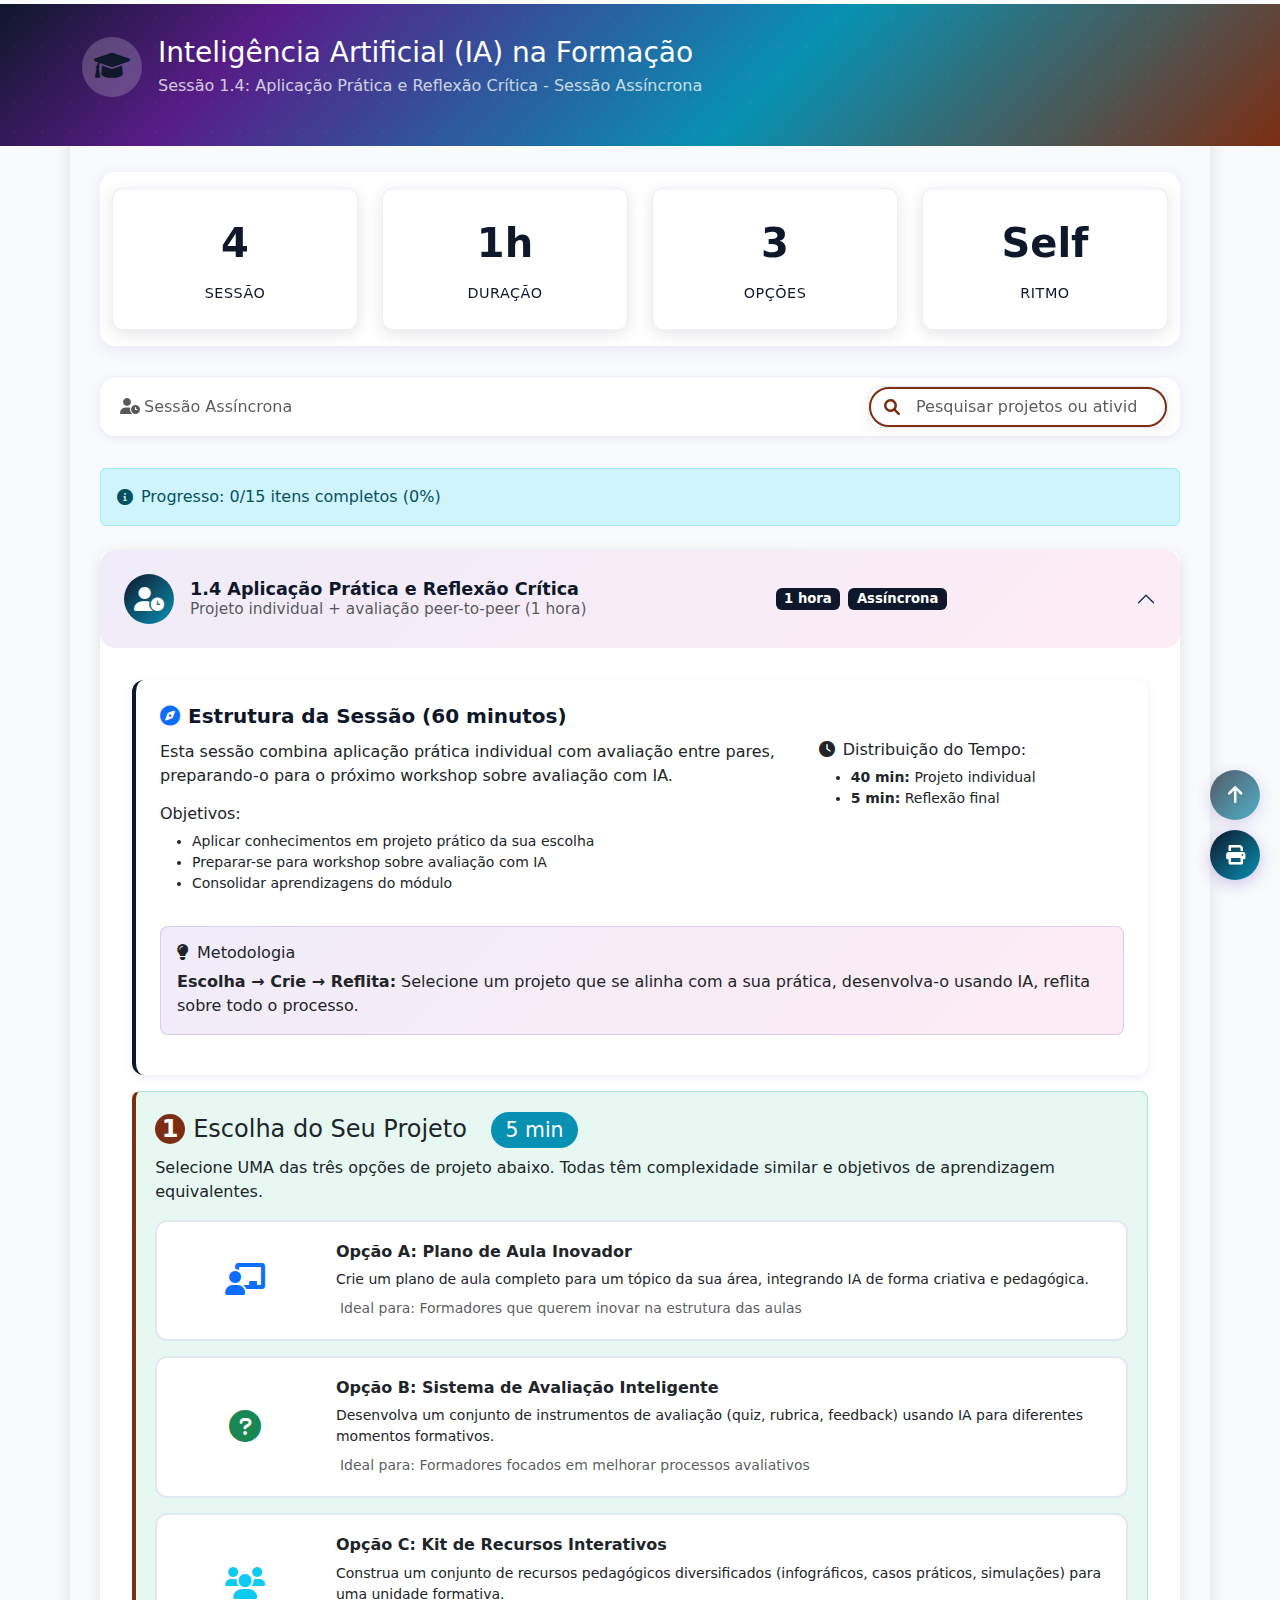
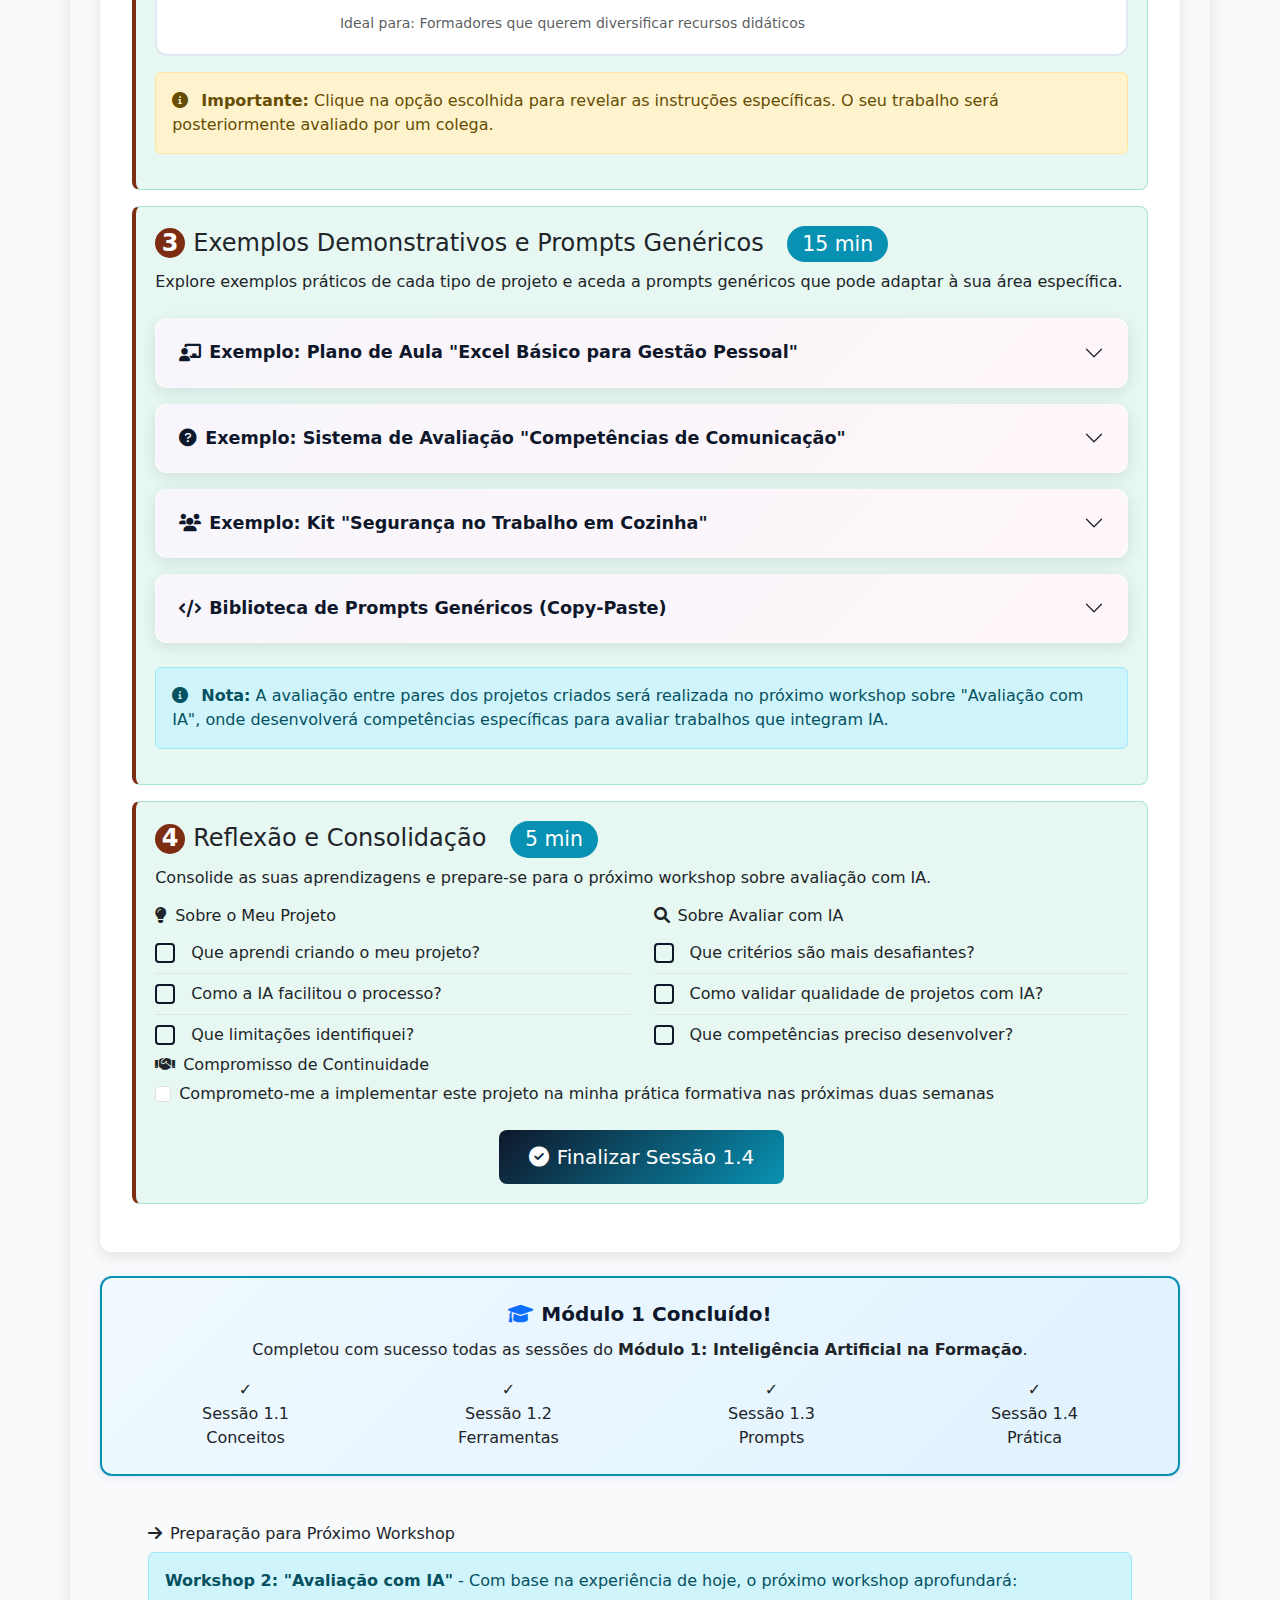
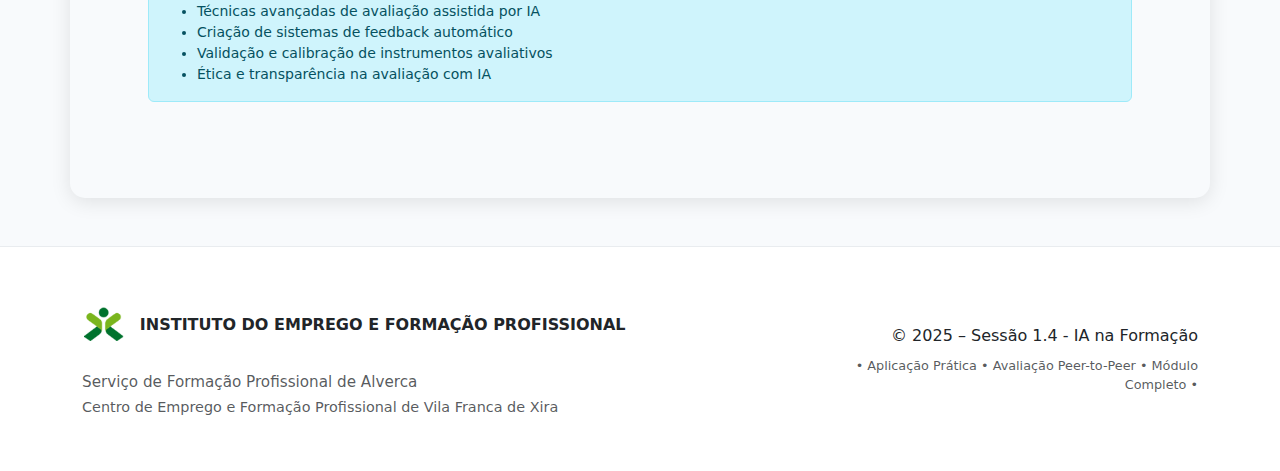
<file: sessao_04.html>
<!DOCTYPE html>
<html lang="pt">
  <head>
    <meta charset="utf-8" />
    <title>Workshops de IA - IEFP - Sessão 1.4</title>
    <meta name="viewport" content="width=device-width, initial-scale=1" />
    <meta
      name="description"
      content="Sessão 1.4: Aplicação Prática e Reflexão Crítica - Sessão Assíncrona do IEFP"
    />

    <!-- Bootstrap CSS -->
    <link
      href="https://cdn.jsdelivr.net/npm/bootstrap@5.3.0/dist/css/bootstrap.min.css"
      rel="stylesheet"
    />
    <link
      rel="stylesheet"
      href="https://cdnjs.cloudflare.com/ajax/libs/font-awesome/6.0.0/css/all.min.css"
    />

    <style>
      /* Estilos personalizados - Workshop IA IEFP - Sessão 1.4 Assíncrona */
      :root {
        --primary-color: #0f172a;
        --secondary-color: #0891b2;
        --accent-color: #7c2d12;
        --tertiary-color: #581c87;
        --success-color: #15803d;
        --text-dark: #0f172a;
        --bg-light: #f8fafc;
      }
      .header-main {
        background: linear-gradient(
          135deg,
          var(--primary-color) 0%,
          var(--tertiary-color) 20%,
          var(--secondary-color) 60%,
          var(--accent-color) 100%
        );
      }
      .conteudo-pagina {
        background: var(--bg-light);
        border-radius: 15px;
        box-shadow: 0 4px 20px rgba(0, 0, 0, 0.1);
        padding: 30px;
      }
      .stats-section {
        background: rgba(255, 255, 255, 0.95);
        margin-top: 0;
        margin-bottom: 2rem;
        border-radius: 15px;
        box-shadow: 0 4px 15px rgba(15, 23, 42, 0.1);
      }
      .project-option {
        background: white;
        border: 2px solid #e2e8f0;
        border-radius: 12px;
        padding: 20px;
        margin: 15px 0;
        transition: all 0.3s ease;
        cursor: pointer;
      }
      .project-option:hover {
        border-color: var(--secondary-color);
        transform: translateY(-2px);
        box-shadow: 0 4px 15px rgba(0, 0, 0, 0.1);
      }
      .project-option.selected {
        border-color: var(--success-color);
        background: #f0fdf4;
      }
      .project-steps {
        background: #f1f5f9;
        border-radius: 8px;
        padding: 20px;
        margin: 15px 0;
        display: none;
      }
      .project-steps.active {
        display: block;
        animation: fadeIn 0.3s ease;
      }
      @keyframes fadeIn {
        from {
          opacity: 0;
        }
        to {
          opacity: 1;
        }
      }
      .evaluation-area {
        background: #fef3c7;
        border: 2px solid #f59e0b;
        border-radius: 10px;
        padding: 20px;
        margin: 20px 0;
      }
      .time-block {
        background: var(--secondary-color);
        color: white;
        padding: 6px 15px;
        border-radius: 20px;
        font-size: 0.85em;
        font-weight: 500;
        display: inline-block;
      }
      .step-progress {
        background: #e5e7eb;
        height: 6px;
        border-radius: 3px;
        margin: 10px 0;
      }
      .step-progress .progress-fill {
        background: var(--success-color);
        height: 100%;
        border-radius: 3px;
        width: 0%;
        transition: width 0.5s ease;
      }
      .deliverable-box {
        background: #ecfdf5;
        border-left: 4px solid var(--success-color);
        padding: 15px;
        border-radius: 8px;
        margin: 15px 0;
      }
      .reflection-prompt {
        background: #f8fafc;
        border: 1px dashed #cbd5e1;
        border-radius: 8px;
        padding: 15px;
        margin: 10px 0;
        font-style: italic;
        color: #64748b;
      }
    </style>

    <!-- CSS personalizado -->
    <link rel="stylesheet" href="assets/css/styles.css" />
  </head>
  <body>
    <!-- Progress bar -->
    <div class="progress-container">
      <div class="progress-bar-scroll" id="progressBar"></div>
    </div>

    <!-- Header -->
    <header class="header-main">
      <div class="container">
        <div class="header-content">
          <div class="d-flex align-items-center mb-3">
            <div class="logo-iefp">
              <i class="fas fa-graduation-cap"></i>
            </div>
            <div>
              <h1 class="h3 mb-1">Inteligência Artificial (IA) na Formação</h1>
              <p class="mb-0 opacity-75">
                Sessão 1.4: Aplicação Prática e Reflexão Crítica - Sessão
                Assíncrona
              </p>
            </div>
          </div>
        </div>
      </div>
    </header>

    <main
      class="container conteudo-pagina py-5"
      style="margin-top: 100px !important; padding-top: 100px !important"
    >
      <!-- Secção de Estatísticas -->
      <section class="stats-section py-3">
        <div class="container">
          <div class="stats-content">
            <div class="row text-center justify-content-center">
              <div class="col-md-3 col-6">
                <div class="stats-card">
                  <span class="stats-number">4</span>
                  <span class="stats-label">Sessão</span>
                </div>
              </div>
              <div class="col-md-3 col-6">
                <div class="stats-card">
                  <span class="stats-number">1h</span>
                  <span class="stats-label">Duração</span>
                </div>
              </div>
              <div class="col-md-3 col-6">
                <div class="stats-card">
                  <span class="stats-number">3</span>
                  <span class="stats-label">Opções</span>
                </div>
              </div>
              <div class="col-md-3 col-6">
                <div class="stats-card">
                  <span class="stats-number">Self</span>
                  <span class="stats-label">Ritmo</span>
                </div>
              </div>
            </div>
          </div>
        </div>
      </section>

      <!-- Menu de navegação e pesquisa -->
      <nav class="navbar navbar-expand-lg navbar-custom">
        <div class="container-fluid">
          <button
            class="navbar-toggler"
            type="button"
            data-bs-toggle="collapse"
            data-bs-target="#workshopMenu"
            aria-controls="workshopMenu"
            aria-expanded="false"
            aria-label="Menu"
          >
            <span class="navbar-toggler-icon"></span>
          </button>

          <div class="collapse navbar-collapse" id="workshopMenu">
            <ul class="navbar-nav me-auto mb-2 mb-lg-0">
              <li class="nav-item">
                <span class="nav-link">
                  <i class="fas fa-user-clock me-1"></i>Sessão Assíncrona
                </span>
              </li>
            </ul>

            <!-- Pesquisa -->
            <div class="search-container">
              <i class="fas fa-search search-icon"></i>
              <input
                id="searchInput"
                class="form-control"
                type="search"
                placeholder="Pesquisar projetos ou atividades..."
                aria-label="Pesquisar"
              />
            </div>
          </div>
        </div>
      </nav>

      <!-- Contador de resultados -->
      <div class="alert alert-info d-flex align-items-center mb-4">
        <i class="fas fa-info-circle me-2"></i>
        <span id="resultsCounter"
          >Sessão 1.4 - Aplicação Prática e Reflexão Crítica (1 hora)</span
        >
      </div>

      <!-- Accordion principal -->
      <div class="accordion" id="accordionWorkshops">
        <!-- Sessão 1.4: Aplicação Prática e Reflexão Crítica -->
        <div
          class="accordion-item fade-in"
          data-tags="aplicacao pratica reflexao critica assincrona projeto individual avaliacao"
          data-categoria="assincrona"
        >
          <h2 class="accordion-header" id="heading-w1s4">
            <button
              class="accordion-button"
              type="button"
              data-bs-toggle="collapse"
              data-bs-target="#collapse-w1s4"
              aria-expanded="true"
              aria-controls="collapse-w1s4"
            >
              <div class="icon-workshop">
                <i class="fas fa-user-clock"></i>
              </div>
              <div>
                <div class="fw-semibold">
                  1.4 Aplicação Prática e Reflexão Crítica
                </div>
                <div class="small text-muted">
                  Projeto individual + avaliação peer-to-peer (1 hora)
                </div>
              </div>
              <div class="ms-auto d-flex gap-2">
                <span class="badge badge-duration">1 hora</span>
                <span class="badge badge-assincrona">Assíncrona</span>
              </div>
            </button>
          </h2>
          <div
            id="collapse-w1s4"
            class="accordion-collapse collapse show"
            aria-labelledby="heading-w1s4"
            data-bs-parent="#accordionWorkshops"
          >
            <div class="accordion-body">
              <!-- Introdução e Orientações -->
              <div class="content-card">
                <h5>
                  <i class="fas fa-compass me-2 text-primary"></i>Estrutura da
                  Sessão (60 minutos)
                </h5>

                <div class="row">
                  <div class="col-md-8">
                    <p>
                      Esta sessão combina aplicação prática individual com
                      avaliação entre pares, preparando-o para o próximo
                      workshop sobre avaliação com IA.
                    </p>
                    <h6>Objetivos:</h6>
                    <ul class="small">
                      <li>
                        Aplicar conhecimentos em projeto prático da sua escolha
                      </li>
                      <li>Preparar-se para workshop sobre avaliação com IA</li>
                      <li>Consolidar aprendizagens do módulo</li>
                    </ul>
                  </div>
                  <div class="col-md-4">
                    <div class="time-structure">
                      <h6>
                        <i class="fas fa-clock me-2"></i>Distribuição do Tempo:
                      </h6>
                      <ul class="small">
                        <li><strong>40 min:</strong> Projeto individual</li>
                        <li><strong>5 min:</strong> Reflexão final</li>
                      </ul>
                    </div>
                  </div>
                </div>

                <div class="concept-box">
                  <h6><i class="fas fa-lightbulb me-2"></i>Metodologia</h6>
                  <p class="mb-0">
                    <strong>Escolha → Crie → Reflita:</strong>
                    Selecione um projeto que se alinha com a sua prática,
                    desenvolva-o usando IA, reflita sobre todo o processo.
                  </p>
                </div>
              </div>

              <!-- PASSO 1: Escolha do Projeto -->
              <div class="tutorial-step">
                <h4>
                  <span class="step-number">1</span>Escolha do Seu Projeto
                  <span class="time-block ms-3">5 min</span>
                </h4>
                <p>
                  Selecione UMA das três opções de projeto abaixo. Todas têm
                  complexidade similar e objetivos de aprendizagem equivalentes.
                </p>

                <div class="project-selection">
                  <div
                    class="project-option"
                    onclick="selectProject('opcao-a')"
                  >
                    <div class="row align-items-center">
                      <div class="col-md-2 text-center">
                        <i
                          class="fas fa-chalkboard-teacher fa-2x text-primary"
                        ></i>
                      </div>
                      <div class="col-md-10">
                        <h6>
                          <strong>Opção A: Plano de Aula Inovador</strong>
                        </h6>
                        <p class="small mb-2">
                          Crie um plano de aula completo para um tópico da sua
                          área, integrando IA de forma criativa e pedagógica.
                        </p>
                        <div class="small text-muted">
                          <i class="fas fa-target me-1"></i>Ideal para:
                          Formadores que querem inovar na estrutura das aulas
                        </div>
                      </div>
                    </div>
                  </div>

                  <div
                    class="project-option"
                    onclick="selectProject('opcao-b')"
                  >
                    <div class="row align-items-center">
                      <div class="col-md-2 text-center">
                        <i
                          class="fas fa-question-circle fa-2x text-success"
                        ></i>
                      </div>
                      <div class="col-md-10">
                        <h6>
                          <strong
                            >Opção B: Sistema de Avaliação Inteligente</strong
                          >
                        </h6>
                        <p class="small mb-2">
                          Desenvolva um conjunto de instrumentos de avaliação
                          (quiz, rubrica, feedback) usando IA para diferentes
                          momentos formativos.
                        </p>
                        <div class="small text-muted">
                          <i class="fas fa-target me-1"></i>Ideal para:
                          Formadores focados em melhorar processos avaliativos
                        </div>
                      </div>
                    </div>
                  </div>

                  <div
                    class="project-option"
                    onclick="selectProject('opcao-c')"
                  >
                    <div class="row align-items-center">
                      <div class="col-md-2 text-center">
                        <i class="fas fa-users fa-2x text-info"></i>
                      </div>
                      <div class="col-md-10">
                        <h6>
                          <strong>Opção C: Kit de Recursos Interativos</strong>
                        </h6>
                        <p class="small mb-2">
                          Construa um conjunto de recursos pedagógicos
                          diversificados (infográficos, casos práticos,
                          simulações) para uma unidade formativa.
                        </p>
                        <div class="small text-muted">
                          <i class="fas fa-target me-1"></i>Ideal para:
                          Formadores que querem diversificar recursos didáticos
                        </div>
                      </div>
                    </div>
                  </div>
                </div>

                <div class="alert alert-warning mt-3">
                  <i class="fas fa-info-circle me-2"></i>
                  <strong>Importante:</strong> Clique na opção escolhida para
                  revelar as instruções específicas. O seu trabalho será
                  posteriormente avaliado por um colega.
                </div>
              </div>

              <!-- PASSO 2A: Projeto Opção A -->
              <div class="project-steps" id="steps-opcao-a">
                <h4>
                  <span class="step-number">2A</span>Projeto: Plano de Aula
                  Inovador
                  <span class="time-block ms-3">35 min</span>
                </h4>

                <div class="deliverable-box">
                  <h6>
                    <i class="fas fa-clipboard-list me-2"></i>Entregável Final
                  </h6>
                  <p class="mb-0">
                    Plano de aula de 2-3 horas com integração criativa de IA,
                    incluindo materiais de apoio e estratégias de implementação.
                  </p>
                </div>

                <h6>Fases de Desenvolvimento:</h6>

                <div class="phase-section">
                  <div
                    class="d-flex justify-content-between align-items-center"
                  >
                    <h6>
                      <i class="fas fa-lightbulb me-2"></i>Fase 1: Conceção (10
                      min)
                    </h6>
                    <div class="checklist-item">
                      <div
                        class="checklist-checkbox"
                        onclick="toggleCheck(this)"
                      ></div>
                      <span>Concluída</span>
                    </div>
                  </div>
                  <ul class="small">
                    <li>Defina o tópico específico e público-alvo</li>
                    <li>
                      Use ChatGPT/Claude para brainstorming de abordagens
                      inovadoras
                    </li>
                    <li>
                      Selecione 2-3 ferramentas de IA para integrar na aula
                    </li>
                    <li>Estruture objetivos de aprendizagem claros</li>
                  </ul>
                  <div class="reflection-prompt">
                    "Como pode a IA tornar este tópico mais envolvente e
                    acessível para os formandos?"
                  </div>
                </div>

                <div class="phase-section">
                  <div
                    class="d-flex justify-content-between align-items-center"
                  >
                    <h6>
                      <i class="fas fa-cogs me-2"></i>Fase 2: Desenvolvimento
                      (20 min)
                    </h6>
                    <div class="checklist-item">
                      <div
                        class="checklist-checkbox"
                        onclick="toggleCheck(this)"
                      ></div>
                      <span>Concluída</span>
                    </div>
                  </div>
                  <ul class="small">
                    <li>Crie plano detalhado com timing e metodologias</li>
                    <li>Desenvolva 2-3 atividades práticas usando IA</li>
                    <li>
                      Produza materiais de apoio (slides, handouts) com Canva AI
                    </li>
                    <li>Inclua momentos de avaliação formativa</li>
                  </ul>
                  <div class="reflection-prompt">
                    "Que papel específico tem a IA em cada fase da aula? Como
                    garante que potencia a aprendizagem?"
                  </div>
                </div>

                <div class="phase-section">
                  <div
                    class="d-flex justify-content-between align-items-center"
                  >
                    <h6>
                      <i class="fas fa-check-circle me-2"></i>Fase 3: Validação
                      (5 min)
                    </h6>
                    <div class="checklist-item">
                      <div
                        class="checklist-checkbox"
                        onclick="toggleCheck(this)"
                      ></div>
                      <span>Concluída</span>
                    </div>
                  </div>
                  <ul class="small">
                    <li>Revise adequação pedagógica de todos os elementos</li>
                    <li>Verifique exequibilidade prática do plano</li>
                    <li>Ajuste timing e recursos necessários</li>
                    <li>Documente processo e decisões tomadas</li>
                  </ul>
                  <div class="reflection-prompt">
                    "Este plano é realmente melhor com IA do que seria sem ela?
                    Porquê?"
                  </div>
                </div>
              </div>

              <!-- PASSO 2B: Projeto Opção B -->
              <div class="project-steps" id="steps-opcao-b">
                <h4>
                  <span class="step-number">2B</span>Projeto: Sistema de
                  Avaliação Inteligente
                  <span class="time-block ms-3">35 min</span>
                </h4>

                <div class="deliverable-box">
                  <h6>
                    <i class="fas fa-clipboard-list me-2"></i>Entregável Final
                  </h6>
                  <p class="mb-0">
                    Sistema completo de avaliação com 3 instrumentos diferentes
                    (diagnóstica, formativa, sumativa) criados e otimizados com
                    IA.
                  </p>
                </div>

                <h6>Fases de Desenvolvimento:</h6>

                <div class="phase-section">
                  <div
                    class="d-flex justify-content-between align-items-center"
                  >
                    <h6>
                      <i class="fas fa-search me-2"></i>Fase 1: Análise (10 min)
                    </h6>
                    <div class="checklist-item">
                      <div
                        class="checklist-checkbox"
                        onclick="toggleCheck(this)"
                      ></div>
                      <span>Concluída</span>
                    </div>
                  </div>
                  <ul class="small">
                    <li>Identifique um módulo formativo da sua área</li>
                    <li>
                      Analise necessidades avaliativas em diferentes momentos
                    </li>
                    <li>
                      Use IA para pesquisar melhores práticas de avaliação
                    </li>
                    <li>Defina critérios de qualidade para cada instrumento</li>
                  </ul>
                  <div class="reflection-prompt">
                    "Que desafios avaliativos específicos enfrenta neste módulo?
                    Como pode a IA ajudar a resolvê-los?"
                  </div>
                </div>

                <div class="phase-section">
                  <div
                    class="d-flex justify-content-between align-items-center"
                  >
                    <h6>
                      <i class="fas fa-tools me-2"></i>Fase 2: Criação (20 min)
                    </h6>
                    <div class="checklist-item">
                      <div
                        class="checklist-checkbox"
                        onclick="toggleCheck(this)"
                      ></div>
                      <span>Concluída</span>
                    </div>
                  </div>
                  <ul class="small">
                    <li>
                      Crie quiz diagnóstico com IA (10-15 questões variadas)
                    </li>
                    <li>Desenvolva rubrica de avaliação formativa detalhada</li>
                    <li>
                      Construa sistema de feedback automático personalizado
                    </li>
                    <li>Teste cada instrumento com prompts refinados</li>
                  </ul>
                  <div class="reflection-prompt">
                    "Como garante que cada instrumento mede realmente o que
                    pretende avaliar?"
                  </div>
                </div>

                <div class="phase-section">
                  <div
                    class="d-flex justify-content-between align-items-center"
                  >
                    <h6>
                      <i class="fas fa-balance-scale me-2"></i>Fase 3:
                      Calibração (5 min)
                    </h6>
                    <div class="checklist-item">
                      <div
                        class="checklist-checkbox"
                        onclick="toggleCheck(this)"
                      ></div>
                      <span>Concluída</span>
                    </div>
                  </div>
                  <ul class="small">
                    <li>
                      Valide adequação dos instrumentos ao nível dos formandos
                    </li>
                    <li>Ajuste linguagem e complexidade se necessário</li>
                    <li>Teste coerência entre diferentes instrumentos</li>
                    <li>Documente critérios de aplicação e interpretação</li>
                  </ul>
                  <div class="reflection-prompt">
                    "Que vantagens concretas este sistema oferece comparado com
                    métodos tradicionais?"
                  </div>
                </div>
              </div>

              <!-- PASSO 2C: Projeto Opção C -->
              <div class="project-steps" id="steps-opcao-c">
                <h4>
                  <span class="step-number">2C</span>Projeto: Kit de Recursos
                  Interativos
                  <span class="time-block ms-3">35 min</span>
                </h4>

                <div class="deliverable-box">
                  <h6>
                    <i class="fas fa-clipboard-list me-2"></i>Entregável Final
                  </h6>
                  <p class="mb-0">
                    Kit completo com 5-6 recursos pedagógicos diversificados
                    para uma unidade formativa, incluindo guia de implementação.
                  </p>
                </div>

                <h6>Fases de Desenvolvimento:</h6>

                <div class="phase-section">
                  <div
                    class="d-flex justify-content-between align-items-center"
                  >
                    <h6>
                      <i class="fas fa-map me-2"></i>Fase 1: Mapeamento (10 min)
                    </h6>
                    <div class="checklist-item">
                      <div
                        class="checklist-checkbox"
                        onclick="toggleCheck(this)"
                      ></div>
                      <span>Concluída</span>
                    </div>
                  </div>
                  <ul class="small">
                    <li>Selecione uma unidade formativa específica</li>
                    <li>
                      Identifique diferentes estilos de aprendizagem a
                      contemplar
                    </li>
                    <li>
                      Mapeie momentos-chave que precisam de recursos especiais
                    </li>
                    <li>Defina 5-6 tipos de recursos a desenvolver</li>
                  </ul>
                  <div class="reflection-prompt">
                    "Que lacunas de recursos existem atualmente na sua prática?
                    Como pode a IA ajudar a colmatá-las?"
                  </div>
                </div>

                <div class="phase-section">
                  <div
                    class="d-flex justify-content-between align-items-center"
                  >
                    <h6>
                      <i class="fas fa-magic me-2"></i>Fase 2: Produção (20 min)
                    </h6>
                    <div class="checklist-item">
                      <div
                        class="checklist-checkbox"
                        onclick="toggleCheck(this)"
                      ></div>
                      <span>Concluída</span>
                    </div>
                  </div>
                  <ul class="small">
                    <li>Crie infográfico educativo com Canva AI</li>
                    <li>Desenvolva 2-3 casos práticos com ChatGPT/Claude</li>
                    <li>
                      Construa simulação ou role-play com cenários realistas
                    </li>
                    <li>Produza checklist ou template prático</li>
                    <li>Gere quiz interativo ou jogo educativo</li>
                  </ul>
                  <div class="reflection-prompt">
                    "Como garante que cada recurso complementa os outros e
                    atende diferentes preferências de aprendizagem?"
                  </div>
                </div>

                <div class="phase-section">
                  <div
                    class="d-flex justify-content-between align-items-center"
                  >
                    <h6>
                      <i class="fas fa-puzzle-piece me-2"></i>Fase 3: Integração
                      (5 min)
                    </h6>
                    <div class="checklist-item">
                      <div
                        class="checklist-checkbox"
                        onclick="toggleCheck(this)"
                      ></div>
                      <span>Concluída</span>
                    </div>
                  </div>
                  <ul class="small">
                    <li>Crie sequência lógica de utilização dos recursos</li>
                    <li>Desenvolva guia de implementação para cada recurso</li>
                    <li>Teste usabilidade e adequação ao contexto</li>
                    <li>Documente objetivos específicos de cada elemento</li>
                  </ul>
                  <div class="reflection-prompt">
                    "Este kit torna a aprendizagem mais eficaz? Que evidências
                    sustentam esta conclusão?"
                  </div>
                </div>
              </div>

              <!-- PASSO 3: Exemplos Demonstrativos e Prompts -->
              <div class="tutorial-step">
                <h4>
                  <span class="step-number">3</span>Exemplos Demonstrativos e
                  Prompts Genéricos
                  <span class="time-block ms-3">15 min</span>
                </h4>
                <p>
                  Explore exemplos práticos de cada tipo de projeto e aceda a
                  prompts genéricos que pode adaptar à sua área específica.
                </p>

                <div class="accordion mt-4" id="exemplosDemonstrativos">
                  <!-- Exemplo Opção A -->
                  <div class="accordion-item">
                    <h2 class="accordion-header" id="headingExemploA">
                      <button
                        class="accordion-button collapsed"
                        type="button"
                        data-bs-toggle="collapse"
                        data-bs-target="#collapseExemploA"
                        aria-expanded="false"
                        aria-controls="collapseExemploA"
                      >
                        <i class="fas fa-chalkboard-teacher me-2"></i>
                        <strong
                          >Exemplo: Plano de Aula "Excel Básico para Gestão
                          Pessoal"</strong
                        >
                      </button>
                    </h2>
                    <div
                      id="collapseExemploA"
                      class="accordion-collapse collapse"
                      aria-labelledby="headingExemploA"
                      data-bs-parent="#exemplosDemonstrativos"
                    >
                      <div class="accordion-body">
                        <div class="example-content">
                          <h6>
                            <i class="fas fa-info-circle me-2"></i>Contexto do
                            Exemplo
                          </h6>
                          <p class="small">
                            Aula de 3 horas para adultos desempregados (45-65
                            anos) sobre Excel básico aplicado à gestão de
                            orçamento pessoal.
                          </p>

                          <h6>
                            <i class="fas fa-cogs me-2"></i>Como foi
                            Desenvolvido com IA
                          </h6>
                          <ul class="small">
                            <li>
                              <strong>ChatGPT:</strong> Estruturação do plano e
                              criação de exercícios progressivos
                            </li>
                            <li>
                              <strong>Canva AI:</strong> Infográficos sobre
                              funcionalidades básicas do Excel
                            </li>
                            <li>
                              <strong>Claude:</strong> Refinamento pedagógico e
                              adaptação à faixa etária
                            </li>
                          </ul>

                          <div class="prompt-example">
                            <h6>
                              <i class="fas fa-quote-left me-2"></i>Prompt Usado
                              (Adaptável)
                            </h6>
                            <div class="prompt-box">
                              CONTEXTO: Atua como formador especialista em
                              informática na ótica do utilizador, com 10 anos de
                              experiência em formação para adultos
                              desempregados. TAREFA: Desenvolve um plano de aula
                              de 3 horas sobre "Excel Básico para Gestão de
                              Orçamento Pessoal" para adultos entre 45-65 anos,
                              a maioria sem experiência prévia em folhas de
                              cálculo. FORMATO: Estrutura em 6 módulos de 30
                              minutos cada, incluindo: - Objetivos específicos e
                              mensuráveis - Metodologia hands-on com
                              demonstração + prática - 3 exercícios práticos
                              baseados em situações reais (orçamento familiar) -
                              Materiais de apoio necessários - Momentos de
                              avaliação formativa RESTRIÇÕES: - Linguagem
                              simples e acessível - Evitar jargão técnico -
                              Exercícios baseados em contexto familiar (contas
                              domésticas) - Ritmo adaptado a principiantes
                              digitais - Máximo 2 páginas de plano principal
                            </div>
                          </div>

                          <div class="results-preview">
                            <h6>
                              <i class="fas fa-eye me-2"></i>Resultado Obtido
                            </h6>
                            <div class="result-box">
                              <strong>Módulo 1 (30min):</strong> "O que é o
                              Excel e para que serve no dia-a-dia"<br />
                              <strong>Módulo 2 (30min):</strong> "Criando a
                              minha primeira folha de orçamento"<br />
                              <strong>Módulo 3 (30min):</strong> "Inserindo os
                              meus gastos mensais"<br />
                              <strong>Módulo 4 (30min):</strong> "Calculando
                              totais automaticamente"<br />
                              <strong>Módulo 5 (30min):</strong> "Vendo onde
                              gasto mais: gráficos simples"<br />
                              <strong>Módulo 6 (30min):</strong> "Planeando o
                              próximo mês"
                            </div>
                          </div>
                        </div>
                      </div>
                    </div>
                  </div>

                  <!-- Exemplo Opção B -->
                  <div class="accordion-item">
                    <h2 class="accordion-header" id="headingExemploB">
                      <button
                        class="accordion-button collapsed"
                        type="button"
                        data-bs-toggle="collapse"
                        data-bs-target="#collapseExemploB"
                        aria-expanded="false"
                        aria-controls="collapseExemploB"
                      >
                        <i class="fas fa-question-circle me-2"></i>
                        <strong
                          >Exemplo: Sistema de Avaliação "Competências de
                          Comunicação"</strong
                        >
                      </button>
                    </h2>
                    <div
                      id="collapseExemploB"
                      class="accordion-collapse collapse"
                      aria-labelledby="headingExemploB"
                      data-bs-parent="#exemplosDemonstrativos"
                    >
                      <div class="accordion-body">
                        <div class="example-content">
                          <h6>
                            <i class="fas fa-info-circle me-2"></i>Contexto do
                            Exemplo
                          </h6>
                          <p class="small">
                            Sistema completo para avaliar competências de
                            comunicação em curso de "Técnicas de Atendimento ao
                            Cliente".
                          </p>

                          <h6>
                            <i class="fas fa-tools me-2"></i>Instrumentos
                            Criados
                          </h6>
                          <ul class="small">
                            <li>
                              <strong>Quiz Diagnóstico:</strong> 12 questões
                              sobre experiência prévia e autoavaliação
                            </li>
                            <li>
                              <strong>Rubrica Formativa:</strong> Avaliação de
                              role-plays com 4 critérios detalhados
                            </li>
                            <li>
                              <strong>Sistema de Feedback:</strong> Respostas
                              automáticas personalizadas por nível
                            </li>
                          </ul>

                          <div class="prompt-example">
                            <h6>
                              <i class="fas fa-quote-left me-2"></i>Prompt
                              Genérico (Adaptável)
                            </h6>
                            <div class="prompt-box">
                              CONTEXTO: Atua como especialista em avaliação
                              pedagógica com experiência em [SUA ÁREA DE
                              FORMAÇÃO]. TAREFA: Desenvolve um sistema de
                              avaliação completo para o módulo "[NOME DO
                              MÓDULO]" destinado a [DESCRIÇÃO DO PÚBLICO-ALVO].
                              FORMATO: Cria 3 instrumentos distintos: 1.
                              DIAGNÓSTICA: Quiz de 10-15 questões (múltipla
                              escolha + autoavaliação) 2. FORMATIVA: Rubrica
                              detalhada para avaliar [COMPETÊNCIA PRINCIPAL] com
                              4-5 critérios 3. FEEDBACK: Sistema de respostas
                              automáticas para 3 níveis de desempenho
                              RESTRIÇÕES: - Linguagem adequada ao nível de
                              escolaridade dos formandos - Critérios objetivos e
                              mensuráveis - Incluir exemplos concretos em cada
                              nível de desempenho - Feedback construtivo e
                              encorajador - Formato facilmente aplicável na
                              prática
                            </div>
                          </div>

                          <div class="results-preview">
                            <h6>
                              <i class="fas fa-eye me-2"></i>Instrumentos
                              Desenvolvidos
                            </h6>
                            <div class="result-box">
                              <strong>Quiz Diagnóstico:</strong> "Já teve
                              experiência em atendimento? Como avalia a sua
                              capacidade de..."<br />
                              <strong>Rubrica Role-Play:</strong> Critérios:
                              Escuta ativa (1-4), Linguagem corporal (1-4),
                              Resolução de problemas (1-4), Empatia (1-4)<br />
                              <strong>Feedback Automático:</strong> "Nível
                              Iniciante: Demonstrou interesse em aprender. Para
                              melhorar, pratique..."
                            </div>
                          </div>
                        </div>
                      </div>
                    </div>
                  </div>

                  <!-- Exemplo Opção C -->
                  <div class="accordion-item">
                    <h2 class="accordion-header" id="headingExemploC">
                      <button
                        class="accordion-button collapsed"
                        type="button"
                        data-bs-toggle="collapse"
                        data-bs-target="#collapseExemploC"
                        aria-expanded="false"
                        aria-controls="collapseExemploC"
                      >
                        <i class="fas fa-users me-2"></i>
                        <strong
                          >Exemplo: Kit "Segurança no Trabalho em
                          Cozinha"</strong
                        >
                      </button>
                    </h2>
                    <div
                      id="collapseExemploC"
                      class="accordion-collapse collapse"
                      aria-labelledby="headingExemploC"
                      data-bs-parent="#exemplosDemonstrativos"
                    >
                      <div class="accordion-body">
                        <div class="example-content">
                          <h6>
                            <i class="fas fa-info-circle me-2"></i>Contexto do
                            Exemplo
                          </h6>
                          <p class="small">
                            Kit de recursos para módulo de "Segurança Alimentar
                            e Higiene" em curso de Cozinha/Pastelaria.
                          </p>

                          <h6>
                            <i class="fas fa-magic me-2"></i>Recursos
                            Desenvolvidos
                          </h6>
                          <ul class="small">
                            <li>
                              <strong>Infográfico:</strong> "10 Regras de Ouro
                              da Segurança Alimentar" (Canva AI)
                            </li>
                            <li>
                              <strong>Casos Práticos:</strong> 3 situações reais
                              de resolução de problemas (ChatGPT)
                            </li>
                            <li>
                              <strong>Checklist:</strong> Lista de verificação
                              diária para cozinha (Claude)
                            </li>
                            <li>
                              <strong>Role-Play:</strong> Simulação de inspeção
                              sanitária (ChatGPT)
                            </li>
                            <li>
                              <strong>Quiz Interativo:</strong> 15 questões
                              sobre HACCP básico (Claude)
                            </li>
                          </ul>

                          <div class="prompt-example">
                            <h6>
                              <i class="fas fa-quote-left me-2"></i>Prompt
                              Universal (Adaptável)
                            </h6>
                            <div class="prompt-box">
                              CONTEXTO: Atua como designer instrucional
                              especializado em [SUA ÁREA], com foco na criação
                              de recursos pedagógicos diversificados. TAREFA:
                              Desenvolve um kit completo de 5-6 recursos para a
                              unidade "[NOME DA UNIDADE]" destinada a [PERFIL
                              DOS FORMANDOS]. FORMATO: Cria recursos variados
                              que atendam diferentes estilos de aprendizagem: -
                              1 Recurso visual (infográfico/poster educativo) -
                              2 Casos práticos baseados em situações reais - 1
                              Checklist/template prático para uso profissional -
                              1 Atividade colaborativa (role-play/simulação) - 1
                              Instrumento de autoavaliação (quiz/teste)
                              RESTRIÇÕES: - Cada recurso deve ter objetivo
                              específico e complementar os outros - Linguagem
                              profissional mas acessível - Aplicabilidade direta
                              no contexto de trabalho - Incluir instruções de
                              uso para o formador - Formato facilmente
                              reproduzível/imprimível
                            </div>
                          </div>

                          <div class="results-preview">
                            <h6>
                              <i class="fas fa-eye me-2"></i>Kit Completo Obtido
                            </h6>
                            <div class="result-box">
                              <strong>Visual:</strong> Poster "Temperaturas
                              Seguras" com termómetro colorido<br />
                              <strong>Casos:</strong> "O que fazer quando...",
                              "Situação de emergência", "Cliente com alergia"<br />
                              <strong>Checklist:</strong> "Verificação diária de
                              15 pontos críticos"<br />
                              <strong>Role-Play:</strong> "Inspeção surprise:
                              como reagir profissionalmente"<br />
                              <strong>Quiz:</strong> "Teste os seus
                              conhecimentos: 15 questões HACCP"
                            </div>
                          </div>
                        </div>
                      </div>
                    </div>
                  </div>

                  <!-- Prompts Genéricos -->
                  <div class="accordion-item">
                    <h2 class="accordion-header" id="headingPrompts">
                      <button
                        class="accordion-button collapsed"
                        type="button"
                        data-bs-toggle="collapse"
                        data-bs-target="#collapsePrompts"
                        aria-expanded="false"
                        aria-controls="collapsePrompts"
                      >
                        <i class="fas fa-code me-2"></i>
                        <strong
                          >Biblioteca de Prompts Genéricos (Copy-Paste)</strong
                        >
                      </button>
                    </h2>
                    <div
                      id="collapsePrompts"
                      class="accordion-collapse collapse"
                      aria-labelledby="headingPrompts"
                      data-bs-parent="#exemplosDemonstrativos"
                    >
                      <div class="accordion-body">
                        <div class="prompts-library">
                          <h6>
                            <i class="fas fa-copy me-2"></i>Templates Universais
                          </h6>
                          <p class="small text-muted">
                            Copie e adapte estes prompts às suas necessidades
                            específicas:
                          </p>

                          <div class="prompt-template mb-4">
                            <h6>🎯 Para Qualquer Plano de Aula:</h6>
                            <div class="prompt-box">
                              CONTEXTO: Atua como formador certificado em [SUA
                              ÁREA] com [X] anos de experiência em formação para
                              [TIPO DE PÚBLICO]. TAREFA: Desenvolve um plano de
                              aula de [DURAÇÃO] sobre "[TÓPICO]" para [DESCRIÇÃO
                              ESPECÍFICA DO PÚBLICO-ALVO]. FORMATO: Estrutura em
                              [X] módulos, incluindo para cada um: - Objetivos
                              específicos (saber, saber-fazer, saber-ser) -
                              Metodologia (% teoria vs prática) - Atividades
                              concretas com timing - Recursos/materiais
                              necessários - Avaliação formativa RESTRIÇÕES: -
                              Linguagem [NÍVEL DE COMPLEXIDADE] - Foco em
                              aplicabilidade prática - [CARACTERÍSTICAS
                              ESPECÍFICAS DO CONTEXTO] - Máximo [X] páginas
                            </div>
                          </div>

                          <div class="prompt-template mb-4">
                            <h6>📊 Para Sistemas de Avaliação:</h6>
                            <div class="prompt-box">
                              CONTEXTO: Atua como especialista em avaliação
                              pedagógica na área de [SUA ESPECIALIDADE]. TAREFA:
                              Desenvolve um sistema de avaliação para
                              "[MÓDULO/COMPETÊNCIA]" adequado a [PERFIL DOS
                              FORMANDOS]. FORMATO: Cria instrumentos para 3
                              momentos: - DIAGNÓSTICA: [TIPO DE INSTRUMENTO] com
                              [X] itens - FORMATIVA: [TIPO DE AVALIAÇÃO] com
                              critérios objetivos - SUMATIVA: [FORMATO FINAL]
                              com escala de classificação RESTRIÇÕES: -
                              Critérios mensuráveis e observáveis - Feedback
                              construtivo e específico - Adequado ao contexto
                              [PRESENCIAL/ONLINE/MISTO] - Tempo de aplicação:
                              [X] minutos máximo
                            </div>
                          </div>

                          <div class="prompt-template">
                            <h6>🎨 Para Kits de Recursos:</h6>
                            <div class="prompt-box">
                              CONTEXTO: Atua como criador de recursos
                              pedagógicos especializado em [ÁREA DE
                              CONHECIMENTO]. TAREFA: Desenvolve kit de recursos
                              diversificados para "[UNIDADE FORMATIVA]"
                              destinada a [PÚBLICO-ALVO]. FORMATO: Cria [X]
                              recursos complementares: - Visual: [TIPO] para
                              [OBJETIVO] - Prático: [FORMATO] para aplicação
                              real - Interativo: [ATIVIDADE] para envolvimento -
                              Avaliativo: [INSTRUMENTO] para verificação -
                              [OUTROS CONFORME NECESSIDADE] RESTRIÇÕES: - Cada
                              recurso com propósito específico - Adequado a
                              diferentes estilos de aprendizagem - Facilmente
                              implementável com recursos disponíveis -
                              [LIMITAÇÕES ESPECÍFICAS DO CONTEXTO]
                            </div>
                          </div>

                          <div class="usage-tips mt-4">
                            <h6>
                              <i class="fas fa-lightbulb me-2"></i>Dicas de
                              Utilização
                            </h6>
                            <ul class="small">
                              <li>
                                <strong>Personalize sempre:</strong> Substitua
                                os campos entre [ ] pelas suas especificidades
                              </li>
                              <li>
                                <strong>Itere:</strong> Use o primeiro resultado
                                como base e refine com prompts adicionais
                              </li>
                              <li>
                                <strong>Combine ferramentas:</strong> Use
                                ChatGPT para conteúdo, Claude para refinamento,
                                Canva para visual
                              </li>
                              <li>
                                <strong>Valide sempre:</strong> Revise outputs
                                com os critérios pedagógicos aprendidos
                              </li>
                            </ul>
                          </div>
                        </div>
                      </div>
                    </div>
                  </div>
                </div>

                <div class="alert alert-info mt-4">
                  <i class="fas fa-info-circle me-2"></i>
                  <strong>Nota:</strong> A avaliação entre pares dos projetos
                  criados será realizada no próximo workshop sobre "Avaliação
                  com IA", onde desenvolverá competências específicas para
                  avaliar trabalhos que integram IA.
                </div>
              </div>

              <!-- PASSO 4: Reflexão Final -->
              <div class="tutorial-step">
                <h4>
                  <span class="step-number">4</span>Reflexão e Consolidação
                  <span class="time-block ms-3">5 min</span>
                </h4>
                <p>
                  Consolide as suas aprendizagens e prepare-se para o próximo
                  workshop sobre avaliação com IA.
                </p>

                <div class="reflection-grid">
                  <div class="row">
                    <div class="col-md-6">
                      <div class="reflection-card">
                        <h6>
                          <i class="fas fa-lightbulb me-2"></i>Sobre o Meu
                          Projeto
                        </h6>
                        <div class="checklist-item">
                          <div
                            class="checklist-checkbox"
                            onclick="toggleCheck(this)"
                          ></div>
                          <span>Que aprendi criando o meu projeto?</span>
                        </div>
                        <div class="checklist-item">
                          <div
                            class="checklist-checkbox"
                            onclick="toggleCheck(this)"
                          ></div>
                          <span>Como a IA facilitou o processo?</span>
                        </div>
                        <div class="checklist-item">
                          <div
                            class="checklist-checkbox"
                            onclick="toggleCheck(this)"
                          ></div>
                          <span>Que limitações identifiquei?</span>
                        </div>
                      </div>
                    </div>
                    <div class="col-md-6">
                      <div class="reflection-card">
                        <h6>
                          <i class="fas fa-search me-2"></i>Sobre Avaliar com IA
                        </h6>
                        <div class="checklist-item">
                          <div
                            class="checklist-checkbox"
                            onclick="toggleCheck(this)"
                          ></div>
                          <span>Que critérios são mais desafiantes?</span>
                        </div>
                        <div class="checklist-item">
                          <div
                            class="checklist-checkbox"
                            onclick="toggleCheck(this)"
                          ></div>
                          <span
                            >Como validar qualidade de projetos com IA?</span
                          >
                        </div>
                        <div class="checklist-item">
                          <div
                            class="checklist-checkbox"
                            onclick="toggleCheck(this)"
                          ></div>
                          <span>Que competências preciso desenvolver?</span>
                        </div>
                      </div>
                    </div>
                  </div>
                </div>

                <div class="final-commitment">
                  <h6>
                    <i class="fas fa-handshake me-2"></i>Compromisso de
                    Continuidade
                  </h6>
                  <div class="form-check">
                    <input
                      class="form-check-input"
                      type="checkbox"
                      id="commitment"
                    />
                    <label class="form-check-label" for="commitment">
                      Comprometo-me a implementar este projeto na minha prática
                      formativa nas próximas duas semanas
                    </label>
                  </div>
                </div>

                <div class="text-center mt-4">
                  <button
                    class="btn btn-lg"
                    onclick="finalizarSessao()"
                    style="
                      background: linear-gradient(
                        135deg,
                        var(--primary-color),
                        var(--secondary-color)
                      );
                      color: white;
                      border: none;
                      padding: 12px 30px;
                      border-radius: 8px;
                    "
                  >
                    <i class="fas fa-check-circle me-2"></i>Finalizar Sessão 1.4
                  </button>
                </div>
              </div>
            </div>
          </div>
        </div>
      </div>

      <!-- Progresso do Módulo -->
      <div
        class="content-card mt-4"
        style="
          background: linear-gradient(135deg, #f0f9ff 0%, #e0f2fe 100%);
          border: 2px solid var(--secondary-color);
        "
      >
        <div class="text-center">
          <h5>
            <i class="fas fa-graduation-cap me-2 text-primary"></i>Módulo 1
            Concluído!
          </h5>
          <p>
            Completou com sucesso todas as sessões do
            <strong>Módulo 1: Inteligência Artificial na Formação</strong>.
          </p>

          <div class="progress-overview">
            <div class="row">
              <div class="col-6 col-md-3">
                <div class="progress-item">
                  <div class="progress-number">✓</div>
                  <div class="progress-label">Sessão 1.1<br />Conceitos</div>
                </div>
              </div>
              <div class="col-6 col-md-3">
                <div class="progress-item">
                  <div class="progress-number">✓</div>
                  <div class="progress-label">Sessão 1.2<br />Ferramentas</div>
                </div>
              </div>
              <div class="col-6 col-md-3">
                <div class="progress-item">
                  <div class="progress-number">✓</div>
                  <div class="progress-label">Sessão 1.3<br />Prompts</div>
                </div>
              </div>
              <div class="col-6 col-md-3">
                <div class="progress-item">
                  <div class="progress-number">✓</div>
                  <div class="progress-label">Sessão 1.4<br />Prática</div>
                </div>
              </div>
            </div>
          </div>
        </div>
      </div>
      <!-- Preparação para próximo workshop -->
      <div class="preparation-next m-5">
        <h6>
          <i class="fas fa-arrow-right me-2"></i>Preparação para Próximo
          Workshop
        </h6>
        <div class="alert alert-info">
          <strong>Workshop 2: "Avaliação com IA"</strong> - Com base na
          experiência de hoje, o próximo workshop aprofundará:
          <ul class="small mb-0 mt-2">
            <li>Técnicas avançadas de avaliação assistida por IA</li>
            <li>Criação de sistemas de feedback automático</li>
            <li>Validação e calibração de instrumentos avaliativos</li>
            <li>Ética e transparência na avaliação com IA</li>
          </ul>
        </div>
      </div>
    </main>

    <!-- Footer -->
    <footer class="bg-white py-5 mt-5" style="border-top: 1px solid #e9ecef">
      <div class="container">
        <div class="row align-items-center">
          <div class="col-md-8">
            <div class="d-flex align-items-center mb-3">
              <div class="me-3">
                <img
                  src="assets/images/logo-iefp.png"
                  alt="Logo IEFP"
                  class="img-fluid"
                  style="max-height: 60px"
                  onerror="this.style.display='none';"
                />
              </div>
              <h6 class="text-dark mb-0" style="font-weight: 600">
                INSTITUTO DO EMPREGO E FORMAÇÃO PROFISSIONAL
              </h6>
            </div>
            <div class="text-muted" style="line-height: 1.5">
              <p class="mb-1" style="font-size: 0.95rem">
                Serviço de Formação Profissional de Alverca
              </p>
              <p class="mb-1" style="font-size: 0.9rem">
                Centro de Emprego e Formação Profissional de Vila Franca de Xira
              </p>
            </div>
          </div>
          <div class="col-md-4 text-end">
            <p class="text-dark mb-2" style="font-weight: 500">
              © 2025 – Sessão 1.4 - IA na Formação
            </p>
            <div class="text-muted" style="font-size: 0.8rem">
              • Aplicação Prática • Avaliação Peer-to-Peer • Módulo Completo •
            </div>
          </div>
        </div>
      </div>
    </footer>

    <!-- Botões flutuantes -->
    <div class="floating-buttons">
      <button
        class="btn-floating btn-top"
        onclick="scrollToTop()"
        title="Voltar ao topo"
      >
        <i class="fas fa-arrow-up"></i>
      </button>
      <button
        class="btn-floating btn-print"
        onclick="window.print()"
        title="Imprimir guião"
      >
        <i class="fas fa-print"></i>
      </button>
    </div>

    <!-- Bootstrap JS -->
    <script src="https://cdn.jsdelivr.net/npm/bootstrap@5.3.0/dist/js/bootstrap.bundle.min.js"></script>

    <!-- JavaScript personalizado -->
    <script src="assets/js/scripts.js"></script>

    <script>
      // Função para seleção de projeto
      function selectProject(projectId) {
        // Remove seleção anterior
        document.querySelectorAll(".project-option").forEach((option) => {
          option.classList.remove("selected");
        });
        document.querySelectorAll(".project-steps").forEach((steps) => {
          steps.classList.remove("active");
        });

        // Adiciona nova seleção
        event.currentTarget.classList.add("selected");
        document.getElementById("steps-" + projectId).classList.add("active");

        // Scroll para as instruções
        document.getElementById("steps-" + projectId).scrollIntoView({
          behavior: "smooth",
          block: "start",
        });
      }

      // Função para finalizar sessão
      function finalizarSessao() {
        // Verificar se projeto foi selecionado
        const selectedProject = document.querySelector(
          ".project-option.selected"
        );
        if (!selectedProject) {
          alert(
            "Por favor, selecione e complete um projeto antes de finalizar."
          );
          return;
        }

        // Verificar se fases foram marcadas como concluídas
        const activeSteps = document.querySelector(".project-steps.active");
        const completedPhases = activeSteps.querySelectorAll(
          ".checklist-checkbox.checked"
        ).length;
        if (completedPhases < 3) {
          alert(
            "Por favor, complete todas as fases do projeto antes de finalizar."
          );
          return;
        }

        alert(
          "Parabéns! Concluiu com sucesso a Sessão 1.4 e todo o Módulo 1. Está preparado para o próximo workshop sobre Avaliação com IA!"
        );
        console.log("Sessão 1.4 concluída - Módulo 1 completo");
      }

      // Atualização de progresso
      function updateProgress() {
        const totalCheckboxes = document.querySelectorAll(
          ".checklist-checkbox"
        ).length;
        const checkedBoxes = document.querySelectorAll(
          ".checklist-checkbox.checked"
        ).length;
        const progress =
          totalCheckboxes > 0 ? (checkedBoxes / totalCheckboxes) * 100 : 0;

        // Atualizar barras de progresso se existirem
        document.querySelectorAll(".progress-fill").forEach((fill) => {
          fill.style.width = progress + "%";
        });
      }

      // Event listeners
      document.addEventListener("click", function (e) {
        if (e.target.classList.contains("checklist-checkbox")) {
          updateProgress();
        }
      });
    </script>
  </body>
</html>
</file>
<file: assets/css/styles.css>
/* Progress Tracker */
.progress-tracker {
  position: fixed;
  top: 0;
  left: 0;
  width: 100%;
  height: 4px;
  background-color: rgba(0, 0, 0, 0.1);
  z-index: 9999;
}

.progress-bar {
  height: 100%;
  background: linear-gradient(90deg, var(--brand-primary), #1e40af);
  width: 0%;
  transition: width 0.3s ease;
  box-shadow: 0 0 10px rgba(45, 108, 223, 0.3);
}

body {
  background-color: var(--bg-light);
  font-family: system-ui, -apple-system, "Segoe UI", Roboto, "Helvetica Neue",
    Arial, sans-serif;
  padding-top: 4px; /* Apenas Progress Tracker - sem navbar fixa */
}

/* Header Styles */
.site-header {
  background: linear-gradient(135deg, var(--brand-primary) 0%, #1e40af 100%);
  color: white;
  width: 100%;
  position: fixed;
  margin-top: 4px; /* Apenas Progress Tracker (4px) */
  z-index: 1000;
  box-shadow: var(--card-shadow);
}

main {
  margin-top: 180px; /* Espaço para o header fixo */
}

.brand-logo {
  width: 40px;
  height: 40px;
  background: rgba(255, 255, 255, 0.2);
  border-radius: 12px;
  display: flex;
  align-items: center;
  justify-content: center;
  font-size: 20px;
  border: 1px solid rgba(255, 255, 255, 0.3);
  backdrop-filter: blur(10px);
}

/* Hero Section */
.hero-card {
  border-radius: var(--border-radius);
  border: 1px solid #e8edf3;
  box-shadow: var(--card-shadow);
}

/* Stats Cards */
.stat-card {
  border-radius: 12px;
  border: 1px solid #e8edf3;
  box-shadow: 0 6px 16px rgba(0, 0, 0, 0.04);
  transition: transform 0.2s ease;
}

.stat-card:hover {
  transform: translateY(-2px);
}

.stat-number {
  font-size: 2rem;
  font-weight: 700;
  color: var(--brand-primary);
}

.stat-label {
  color: var(--text-muted);
  font-size: 0.875rem;
  font-weight: 500;
}

/* Search and Filter */
.search-container {
  border-radius: 12px;
  border: 1px solid #e4e9f1;
  box-shadow: 0 6px 16px rgba(0, 0, 0, 0.04);
  transition: border-color 0.2s ease, box-shadow 0.2s ease;
}

.search-container:focus-within {
  border-color: var(--brand-primary);
  box-shadow: 0 0 0 4px rgba(45, 108, 223, 0.25);
}

.filter-pill {
  border-radius: 50px;
  border: 1px solid #e5eaf2;
  font-weight: 500;
  transition: all 0.2s ease;
}

.filter-pill:hover {
  transform: translateY(-1px);
  border-color: #d1dae6;
}

.filter-pill.active {
  background-color: var(--brand-primary);
  border-color: var(--brand-primary);
  color: white;
  box-shadow: 0 4px 12px rgba(45, 108, 223, 0.3);
}

/* Section Cards */
.section-card {
  border-radius: var(--border-radius);
  border: 1px solid #e8edf3;
  box-shadow: var(--card-shadow);
  transition: all 0.2s ease;
  overflow: hidden;
}

.section-card:hover {
  box-shadow: 0 12px 32px rgba(0, 0, 0, 0.08);
  border-color: #d8e1eb;
}

.section-header {
  cursor: pointer;
  transition: background 0.2s ease;
}

.section-header:hover {
  background-color: #f8f9fb;
}

.section-icon {
  width: 28px;
  height: 28px;
  border-radius: 8px;
  display: flex;
  align-items: center;
  justify-content: center;
  font-size: 14px;
  color: white;
  font-weight: bold;
}

.icon-web {
  background: linear-gradient(45deg, #e74c3c, #c0392b);
}
.icon-word {
  background: linear-gradient(45deg, #2980b9, #1f5582);
}
.icon-ia {
  background: linear-gradient(45deg, #27ae60, #1e8449);
}
.icon-outros {
  background: linear-gradient(45deg, #8e44ad, #6c3483);
}

.badge-ufcd {
  background: #eaf5ff;
  border: 1px solid #cfe7fb;
  color: #1e6aa0;
}
.badge-ia {
  background: #eefaf3;
  border: 1px solid #d5f2df;
  color: #167d39;
}
.badge-outros {
  background: #f8f5ff;
  border: 1px solid #e8deff;
  color: #6c3483;
}

.section-body {
  background: #fafbfc;
  border-top: 1px solid #f0f3f7;
}

.section-desc {
  background: white;
  border: 1px solid #e8edf3;
  border-left: 4px solid var(--brand-primary);
  border-radius: 0 8px 8px 0;
}

/* Link Grid */
.link-item {
  border-radius: 10px;
  border: 1px solid #e6ebf3;
  transition: all 0.2s ease;
  min-height: 60px;
  width: 180px;
  box-shadow: 0 4px 12px rgba(0, 0, 0, 0.04);
}

.link-item:hover {
  transform: translateY(-2px);
  border-color: #cfe1f4;
  box-shadow: 0 8px 20px rgba(0, 0, 0, 0.08);
}

.link-item.available {
  border-color: var(--success-color);
  color: var(--success-color);
}

.link-item.available:hover {
  background: #f8fff8;
}

.link-item.soon {
  border-color: #ddd;
  color: #999;
  cursor: not-allowed;
  position: relative;
}

.link-item.soon::after {
  content: "Em breve";
  position: absolute;
  top: 50%;
  left: 50%;
  transform: translate(-50%, -50%);
  font-size: 11px;
  background: rgba(153, 153, 153, 0.1);
  padding: 2px 6px;
  border-radius: 4px;
  animation: pulse 2s infinite;
}

.link-item.soon:hover {
  transform: none;
  box-shadow: 0 4px 12px rgba(0, 0, 0, 0.04);
}

@keyframes pulse {
  0%,
  100% {
    opacity: 1;
  }
  50% {
    opacity: 0.6;
  }
}

/* Notification */
.info-note {
  border-left: 4px solid var(--warning-color);
  background: linear-gradient(135deg, #fef3c7, #fde68a);
}

/* Footer */
.footer-custom {
  border-top: 1px solid #eee;
  color: var(--text-muted);
}

/* Header Styles - Completo */
.conteudo-pagina {
  min-height: 80vh;
}

/* Header com gradiente IEFP */
.header-main {
  padding: 2rem 0;
  color: white;
  position: relative;
  overflow: hidden;
  position: fixed !important;
  top: 4px !important;
  left: 0 !important;
  right: 0 !important;
  width: 100% !important;
  z-index: 1000 !important;
}

.header-main::before {
  content: "";
  position: absolute;
  top: 0;
  left: 0;
  right: 0;
  bottom: 0;
  background: url('data:image/svg+xml,<svg xmlns="http://www.w3.org/2000/svg" viewBox="0 0 100 100"><defs><pattern id="circuit" x="0" y="0" width="20" height="20" patternUnits="userSpaceOnUse"><circle cx="10" cy="10" r="1" fill="rgba(255,255,255,0.1)"/></pattern></defs><rect width="100" height="100" fill="url(%23circuit)"/></svg>');
  opacity: 0.3;
}

.header-content {
  position: relative;
  z-index: 2;
}

.logo-iefp {
  width: 60px;
  height: 60px;
  background: white;
  border-radius: 50%;
  display: flex;
  align-items: center;
  justify-content: center;
  margin-right: 1rem;
  font-size: 1.5rem;
  color: var(--primary-color);
  font-weight: bold;
}

/* Progress bar alternativo */
.progress-container {
  position: fixed;
  top: 0;
  left: 0;
  width: 100%;
  height: 4px;
  background: rgba(255, 255, 255, 0.2);
  z-index: 1000;
}

.progress-bar-scroll {
  height: 100%;
  background: linear-gradient(
    90deg,
    var(--secondary-color),
    var(--accent-color)
  );
  width: 0%;
  transition: width 0.3s ease;
}

/* Menu de navegação */
.navbar-custom {
  background: rgba(255, 255, 255, 0.95);
  backdrop-filter: blur(10px);
  border-radius: 15px;
  box-shadow: 0 8px 32px rgba(0, 0, 0, 0.1);
  margin-bottom: 2rem;
}

.search-container {
  position: relative;
}

.search-container .form-control {
  border-radius: 25px;
  border: 2px solid var(--accent-color);
  padding-left: 45px !important;
  transition: all 0.3s ease;
}

.search-container .form-control:focus {
  padding-left: 45px !important;
  box-shadow: 0 0 0 0.2rem rgba(74, 144, 226, 0.25);
  border-color: var(--accent-color);
}

.search-icon {
  position: absolute !important;
  left: 15px !important;
  top: 50% !important;
  transform: translateY(-50%) !important;
  color: var(--accent-color) !important;
  z-index: 10 !important;
  pointer-events: none;
  position: absolute;
  left: 1rem;
  top: 50%;
  transform: translateY(-50%);
  color: var(--accent-color);
  z-index: 5;
}

/* Accordions principais */
.accordion-item {
  margin-bottom: 1rem;
  border-radius: 15px !important;
  overflow: hidden;
  box-shadow: 0 4px 15px rgba(0, 0, 0, 0.1);
  border: none !important;
  transition: all 0.3s ease;
}

.accordion-item:hover {
  transform: translateY(-2px);
  box-shadow: 0 8px 25px rgba(0, 0, 0, 0.15);
}

.accordion-button {
  background: white;
  border: none;
  font-weight: 600;
  font-size: 1.1rem;
  padding: 1.5rem;
  border-radius: 15px !important;
}

.accordion-button:not(.collapsed) {
  background: linear-gradient(135deg, var(--primary-color), #20b2aa);
  color: white;
  box-shadow: none;
}

.accordion-button:focus {
  box-shadow: none;
  border: none;
}

/* Accordions aninhados */
.nested-accordion .accordion-item {
  margin-bottom: 0.5rem;
  border-radius: 10px !important;
  box-shadow: 0 2px 8px rgba(0, 0, 0, 0.08);
}

.nested-accordion .accordion-button {
  font-size: 1rem;
  padding: 1rem 1.25rem;
  background: var(--bg-light);
}

.nested-accordion .accordion-button:not(.collapsed) {
  background: linear-gradient(135deg, var(--secondary-color), #ffa07a);
  color: var(--text-dark);
}

/* Cards de conteúdo */
.content-card {
  background: white;
  border-radius: 12px;
  padding: 1.5rem;
  margin-bottom: 1rem;
  box-shadow: 0 2px 10px rgba(0, 0, 0, 0.08);
  border-left: 4px solid var(--accent-color);
  transition: all 0.3s ease;
}

.content-card:hover {
  transform: translateX(5px);
  box-shadow: 0 4px 15px rgba(0, 0, 0, 0.12);
}

.content-card h5 {
  color: var(--primary-color);
  margin-bottom: 0.75rem;
  font-weight: 600;
}

/* Badges e tags */
.badge-duration {
  background: var(--secondary-color);
  color: var(--text-dark);
}

.badge-sincrona {
  background: var(--accent-color);
  color: white;
}

.badge-assincrona {
  background: var(--primary-color);
  color: white;
}

/* Ícones temáticos */
.icon-workshop {
  width: 50px;
  height: 50px;
  border-radius: 50%;
  display: flex;
  align-items: center;
  justify-content: center;
  font-size: 1.5rem;
  margin-right: 1rem;
  color: white;
}

.icon-criacao {
  background: linear-gradient(135deg, #ff6b6b, #ff8e8e);
}

.icon-gestao {
  background: linear-gradient(135deg, #4ecdc4, #26d0ce);
}

.icon-fundamentos {
  background: linear-gradient(135deg, #45b7d1, #67c3e6);
}

.icon-materiais {
  background: linear-gradient(135deg, #96ceb4, #a8e6cf);
}

.icon-multimodal {
  background: linear-gradient(135deg, #feca57, #ffd93d);
}

.icon-planejamento {
  background: linear-gradient(135deg, #a29bfe, #b8b5ff);
}

.icon-comunicacao {
  background: linear-gradient(135deg, #fd79a8, #ff9ff3);
}

.icon-etica {
  background: linear-gradient(135deg, #e17055, #e84a5f);
}

.icon-pratica {
  background: linear-gradient(135deg, #81ecec, #00cec9);
}

/* Estatísticas */
.stats-card {
  background: linear-gradient(
    135deg,
    rgba(255, 255, 255, 0.9),
    rgba(248, 249, 250, 0.9)
  );
  border-radius: 15px;
  padding: 1.5rem;
  text-align: center;
  box-shadow: 0 4px 15px rgba(0, 0, 0, 0.1);
  border: 1px solid rgba(255, 255, 255, 0.2);
  backdrop-filter: blur(10px);
}

.stats-number {
  font-size: 2.5rem;
  font-weight: bold;
  color: var(--primary-color);
  display: block;
}

.stats-label {
  color: var(--text-dark);
  font-size: 0.9rem;
  text-transform: uppercase;
  letter-spacing: 0.5px;
}

/* Botões flutuantes */
.floating-buttons {
  position: fixed;
  bottom: 2rem;
  right: 2rem;
  z-index: 1000;
  display: flex;
  flex-direction: column;
  gap: 0.5rem;
}

.btn-floating {
  width: 56px;
  height: 56px;
  border-radius: 50%;
  border: none;
  display: flex;
  align-items: center;
  justify-content: center;
  font-size: 1.2rem;
  box-shadow: 0 4px 15px rgba(0, 0, 0, 0.2);
  transition: all 0.3s ease;
  color: white;
}

.btn-floating:hover {
  transform: scale(1.1);
  box-shadow: 0 6px 20px rgba(0, 0, 0, 0.3);
}

.btn-top {
  background: var(--accent-color);
}

.btn-print {
  background: var(--secondary-color);
  color: var(--text-dark);
}

/* Animações */
.fade-in {
  animation: fadeIn 0.6s ease-in;
}

@keyframes fadeIn {
  from {
    opacity: 0;
    transform: translateY(20px);
  }
  to {
    opacity: 1;
    transform: translateY(0);
  }
}

.hidden {
  display: none !important;
}

/* Responsive adjustments */
@media (max-width: 768px) {
  .stat-number {
    font-size: 1.75rem;
  }
  .brand-logo {
    width: 32px;
    height: 32px;
    font-size: 16px;
  }
  .header-main {
    padding: 1.5rem 0;
  }
  .floating-buttons {
    bottom: 1rem;
    right: 1rem;
  }
  .accordion-button {
    padding: 1rem;
    font-size: 1rem;
  }
  .stats-number {
    font-size: 2rem;
  }
}

/* Fix definitivo para dropdown de filtros */
.navbar-custom {
  position: relative;
  z-index: 10000;
}

.nav-item.dropdown {
  position: static !important;
}

.dropdown-menu {
  position: absolute !important;
  z-index: 99999 !important;
  top: 100% !important;
  left: 0 !important;
  transform: none !important;
  border: none !important;
  box-shadow: 0 8px 32px rgba(0, 0, 0, 0.2) !important;
  border-radius: 12px !important;
  padding: 0.5rem !important;
  margin-top: 0.5rem !important;
  background: white !important;
  min-width: 200px !important;
}

.dropdown-menu.show {
  display: block !important;
  z-index: 99999 !important;
}

.dropdown-item {
  border-radius: 8px !important;
  margin-bottom: 0.25rem !important;
  transition: all 0.2s ease !important;
  padding: 0.5rem 1rem !important;
}

.dropdown-item:hover {
  background-color: #f8f9fa !important;
  transform: translateX(4px) !important;
}

.dropdown-item.active {
  background-color: var(--brand-primary, #2563eb) !important;
  color: white !important;
}

/* Garantir que contadores e accordions ficam abaixo */
.accordion,
.accordion-item,
#contador-resultados,
.alert {
  position: relative;
  z-index: 1;
}

.logo-container {
  position: relative;
  margin: 0 auto;
  width: 120px;
  height: 120px;
}

.logo-iefp-img {
  width: 100%;
  height: 100%;
  object-fit: contain;
  border-radius: 8px;
}

.logo-placeholder {
  width: 120px;
  height: 120px;
  border: 2px dashed #dee2e6;
  border-radius: 8px;
  display: flex;
  align-items: center;
  justify-content: center;
  color: #6c757d;
  font-size: 2.5rem;
}
.logo-placeholder:hover {
  background-color: #f8f9fa;
  cursor: pointer;
}
#logo-upload {
  display: none;
}
.logo-edit-icon {
  position: absolute;
  bottom: 8px;
  right: 8px;
  background: var(--brand-primary);
  color: white;
  border-radius: 50%;
  width: 32px;
  height: 32px;
  display: flex;
  align-items: center;
  justify-content: center;
  font-size: 1.2rem;
  box-shadow: 0 4px 12px rgba(0, 0, 0, 0.2);
  transition: background 0.3s ease;
}
/* Novos estilos para conteúdo do PDF */
.concept-box {
  background: linear-gradient(135deg, #f8f9fa 0%, #e9ecef 100%);
  border-left: 4px solid var(--primary-color);
  padding: 1rem;
  margin: 1rem 0;
  border-radius: 0 8px 8px 0;
}

.benefits-grid {
  display: grid;
  grid-template-columns: repeat(auto-fit, minmax(200px, 1fr));
  gap: 1rem;
  margin: 1rem 0;
}

.benefit-item {
  background: white;
  border: 1px solid #dee2e6;
  border-radius: 8px;
  padding: 1rem;
  text-align: center;
  transition: transform 0.2s;
}

.benefit-item:hover {
  transform: translateY(-2px);
  box-shadow: 0 4px 8px rgba(0, 0, 0, 0.1);
}

.ia-types {
  background: linear-gradient(135deg, #e3f2fd 0%, #bbdefb 100%);
  border-radius: 8px;
  padding: 1.5rem;
  margin: 1rem 0;
}

.risk-warning {
  background: linear-gradient(135deg, #fff3e0 0%, #ffe0b2 100%);
  border-left: 4px solid #ff9800;
  padding: 1rem;
  border-radius: 0 8px 8px 0;
  margin: 1rem 0;
}

.ethics-highlight {
  background: linear-gradient(135deg, #f3e5f5 0%, #e1bee7 100%);
  border-radius: 8px;
  padding: 1.5rem;
  margin: 1rem 0;
}

.principle-quote {
  background: var(--primary-color);
  color: white;
  padding: 1.5rem;
  border-radius: 8px;
  text-align: center;
  font-size: 1.1rem;
  font-weight: 500;
  margin: 1.5rem 0;
  position: relative;
}

.principle-quote::before {
  content: '"';
  font-size: 3rem;
  position: absolute;
  top: -10px;
  left: 20px;
  opacity: 0.3;
}

.activity-card {
  background: linear-gradient(135deg, #e8f5e8 0%, #c8e6c9 100%);
  border-radius: 8px;
  padding: 1.5rem;
  margin: 1rem 0;
}
/* Progress bar personalizada */
.progress-container {
  position: fixed;
  top: 0;
  left: 0;
  width: 100%;
  height: 4px;
  background: rgba(255, 255, 255, 0.3);
  z-index: 9999;
}

.progress-bar-scroll {
  height: 100%;
  background: linear-gradient(
    90deg,
    var(--primary-color),
    var(--secondary-color)
  );
  width: 0%;
  transition: width 0.3s ease;
}

/* Header styling mantido do original */
.logo-iefp {
  background: rgba(255, 255, 255, 0.2);
  width: 60px;
  height: 60px;
  border-radius: 50%;
  display: flex;
  align-items: center;
  justify-content: center;
  margin-right: 1rem;
  font-size: 1.8rem;
}

.header-content {
  color: white;
}

/* Stats section do original */
.stats-section {
  background: rgba(255, 255, 255, 0.95);
  margin: -2rem 0 2rem 0;
  border-radius: 15px;
  box-shadow: 0 4px 15px rgba(107, 70, 193, 0.1);
}

.stats-card {
  background: white;
  border-radius: 10px;
  padding: 1.5rem;
  text-align: center;
  border: 1px solid rgba(107, 70, 193, 0.1);
  transition: transform 0.3s ease;
}

.stats-card:hover {
  transform: translateY(-5px);
  box-shadow: 0 8px 25px rgba(107, 70, 193, 0.15);
}

.stats-number {
  display: block;
  font-size: 2.5rem;
  font-weight: bold;
  color: var(--primary-color);
  margin-bottom: 0.5rem;
}

.stats-label {
  color: var(--text-dark);
  font-weight: 500;
}

/* Navbar do original */
.navbar-custom {
  background: rgba(255, 255, 255, 0.95);
  backdrop-filter: blur(10px);
  border-radius: 15px;
  box-shadow: 0 2px 10px rgba(107, 70, 193, 0.1);
  margin-bottom: 2rem;
}

.search-container {
  position: relative;
  width: 300px;
}

.search-icon {
  position: absolute;
  left: 12px;
  top: 50%;
  transform: translateY(-50%);
  color: var(--primary-color);
}

.search-container input {
  padding-left: 40px;
  border: 1px solid rgba(107, 70, 193, 0.3);
  border-radius: 20px;
}

/* Badges personalizados */
.badge-duration {
  background-color: var(--primary-color);
  color: white;
}

.badge-sincrona {
  background-color: var(--accent-color);
  color: white;
}

/* Accordion styling do original adaptado */
.accordion-item {
  border: 1px solid rgba(107, 70, 193, 0.2);
  border-radius: 12px !important;
  margin-bottom: 1rem;
  overflow: hidden;
}

.accordion-button {
  background: linear-gradient(
    135deg,
    rgba(107, 70, 193, 0.05),
    rgba(236, 72, 153, 0.05)
  );
  border: none;
  padding: 1.5rem;
  color: var(--text-dark);
  font-weight: 500;
}

.accordion-button:not(.collapsed) {
  background: linear-gradient(
    135deg,
    rgba(107, 70, 193, 0.1),
    rgba(236, 72, 153, 0.1)
  );
  color: var(--primary-color);
  box-shadow: none;
}

.accordion-button:focus {
  box-shadow: 0 0 0 0.25rem rgba(107, 70, 193, 0.25);
}

.accordion-body {
  padding: 2rem;
  background: white;
}

/* Icon workshop do original */
.icon-workshop {
  background: linear-gradient(
    135deg,
    var(--primary-color),
    var(--secondary-color)
  );
  color: white;
  width: 50px;
  height: 50px;
  border-radius: 50%;
  display: flex;
  align-items: center;
  justify-content: center;
  font-size: 1.5rem;
  margin-right: 1rem;
}

/* Content cards personalizados */
.content-card {
  background: white;
  border-radius: 12px;
  padding: 1.5rem;
  margin-bottom: 1rem;
  box-shadow: 0 2px 8px rgba(107, 70, 193, 0.1);
  border-left: 4px solid var(--primary-color);
}

.concept-box {
  background: linear-gradient(
    135deg,
    rgba(107, 70, 193, 0.1),
    rgba(236, 72, 153, 0.1)
  );
  border: 1px solid rgba(107, 70, 193, 0.2);
  border-radius: 8px;
  padding: 1rem;
  margin: 1rem 0;
}

.tutorial-step {
  background: rgba(16, 185, 129, 0.1);
  border: 1px solid rgba(16, 185, 129, 0.3);
  border-radius: 8px;
  padding: 1.2rem;
  margin: 1rem 0;
  border-left: 4px solid var(--accent-color);
}

.step-number {
  background: var(--accent-color);
  color: white;
  width: 30px;
  height: 30px;
  border-radius: 50%;
  display: inline-flex;
  align-items: center;
  justify-content: center;
  font-weight: bold;
  margin-right: 0.5rem;
}

.tip-box {
  background: rgba(245, 158, 11, 0.1);
  border: 1px solid rgba(245, 158, 11, 0.3);
  border-radius: 8px;
  padding: 1rem;
  margin: 1rem 0;
  border-left: 4px solid #f59e0b;
}

.reflection-box {
  background: rgba(59, 130, 246, 0.1);
  border: 1px solid rgba(59, 130, 246, 0.3);
  border-radius: 8px;
  padding: 1rem;
  margin: 1rem 0;
  border-left: 4px solid #3b82f6;
}

/* Checklist interativa */
.checklist-item {
  display: flex;
  align-items: center;
  padding: 0.5rem 0;
  border-bottom: 1px solid rgba(107, 70, 193, 0.1);
}

.checklist-item:last-child {
  border-bottom: none;
}

.checklist-checkbox {
  width: 20px;
  height: 20px;
  border: 2px solid var(--primary-color);
  border-radius: 4px;
  margin-right: 1rem;
  display: flex;
  align-items: center;
  justify-content: center;
  cursor: pointer;
  transition: all 0.3s ease;
}

.checklist-checkbox.checked {
  background-color: var(--primary-color);
  color: white;
}

/* IA Types grid */
.ia-types {
  display: grid;
  grid-template-columns: repeat(auto-fit, minmax(280px, 1fr));
  gap: 1rem;
  margin: 1rem 0;
}

.ia-type-card {
  background: white;
  border: 1px solid rgba(107, 70, 193, 0.2);
  border-radius: 8px;
  padding: 1rem;
  transition: all 0.3s ease;
}

.ia-type-card:hover {
  transform: translateY(-3px);
  box-shadow: 0 4px 12px rgba(107, 70, 193, 0.2);
}

/* Floating buttons do original */
.floating-buttons {
  position: fixed;
  bottom: 20px;
  right: 20px;
  z-index: 1000;
  display: flex;
  flex-direction: column;
  gap: 10px;
}

.btn-floating {
  width: 50px;
  height: 50px;
  border-radius: 50%;
  background: linear-gradient(
    135deg,
    var(--primary-color),
    var(--secondary-color)
  );
  color: white;
  border: none;
  display: flex;
  align-items: center;
  justify-content: center;
  font-size: 1.2rem;
  transition: all 0.3s ease;
  box-shadow: 0 4px 15px rgba(107, 70, 193, 0.3);
}

.btn-floating:hover {
  transform: translateY(-3px);
  box-shadow: 0 6px 20px rgba(107, 70, 193, 0.4);
  color: white;
}

/* Animações do original */
.fade-in {
  animation: fadeIn 0.6s ease-in;
}

@keyframes fadeIn {
  from {
    opacity: 0;
    transform: translateY(20px);
  }
  to {
    opacity: 1;
    transform: translateY(0);
  }
}

/* Responsividade */
@media (max-width: 768px) {
  .search-container {
    width: 100%;
    margin-top: 1rem;
  }

  .ia-types {
    grid-template-columns: 1fr;
  }

  .stats-card {
    margin-bottom: 0.5rem;
  }
}
</file>
<file: assets/css/print.css>
.btn-print {
  background: var(--secondary-color);
  color: var(--text-dark);
}
/* Print styles */
@media print {
  .floating-buttons,
  .progress-container,
  .navbar-custom,
  .progress-tracker,
  .site-header {
    display: none !important;
  }

  body {
    font-size: 11pt !important;
    line-height: 1.4 !important;
    margin: 0 !important;
    padding: 0 !important;
    background: white !important;
    color: black !important;
  }

  main {
    margin-top: 0 !important;
  }

  /* Evitar quebras de página nas secções */
  .accordion-item,
  .section-card,
  .content-card,
  .stats-card,
  .hero-card {
    page-break-inside: avoid;
    break-inside: avoid;
    margin-bottom: 8pt;
  }

  /* Mostrar sempre o conteúdo dos accordions */
  .accordion-collapse {
    display: block !important;
    height: auto !important;
  }

  .accordion-button::after {
    display: none !important;
  }

  /* Reduzir padding/margin para economizar espaço */
  .accordion-button {
    padding: 8pt 12pt !important;
    font-size: 10pt !important;
    font-weight: 600 !important;
  }

  .accordion-body {
    padding: 8pt 12pt !important;
    font-size: 9pt !important;
  }

  .content-card {
    padding: 8pt !important;
    margin-bottom: 6pt !important;
  }

  .content-card h5 {
    font-size: 10pt !important;
    margin-bottom: 4pt !important;
  }

  /* Títulos menores */
  h1 {
    font-size: 14pt !important;
  }
  h2 {
    font-size: 12pt !important;
  }
  h3 {
    font-size: 11pt !important;
  }
  h4 {
    font-size: 10pt !important;
  }
  h5 {
    font-size: 9pt !important;
  }
  h6 {
    font-size: 9pt !important;
  }

  /* Badges e elementos pequenos */
  .badge {
    font-size: 7pt !important;
    margin-top: 10mm;
    margin-bottom: 10mm;
    margin-left: 10mm;
    margin-right: 10mm;
  }

  /* Estatísticas compactas */
  .stats-card {
    padding: 6pt !important;
  }

  .stats-number {
    font-size: 16pt !important;
  }

  .stats-label {
    font-size: 7pt !important;
  }

  /* Configurar página */
  @page {
    size: A4;
    margin: 15mm;
    /* Margem mínima recomendada para impressão, evita corte de conteúdo */
    /* Se precisar ajustar para impressora específica, pode aumentar para 12mm ou 15mm */
    @bottom-center {
      content: "Página " counter(page) " de " counter(pages);
      font-size: 10pt;
      color: #666;
    }
  }

  /* Quebras de página estratégicas */
  .section-card {
    page-break-before: always;
    break-before: page;
  }

  /* Links visíveis */
  a::after {
    content: " (" attr(href) ")";
    font-size: 8pt;
    color: #666;
  }

  /* Esconder elementos desnecessários */
  .filter-pill,
  .search-container,
  .btn,
  .floating-buttons,
  .no-print {
    display: none !important;
  }
  /* Corrigir header sobrepondo sessões na impressão */
  .header-main {
    position: static !important;
    margin-bottom: 32pt !important;
    z-index: auto !important;
    box-shadow: none !important;
    top: auto !important;
    left: auto !important;
    right: auto !important;
    width: 100% !important;
  }
}
</file>
<file: assets/css/floating_buttons.css>
/* ==============================================
   CSS BOTÕES FLUTUANTES - IEFP SESSÕES
   ============================================== */

/* Variáveis CSS (incluir se não existirem já) */
:root {
  --primary-color: #6b46c1;
  --secondary-color: #ec4899;
  --accent-color: #10b981;
  --text-dark: #2c3e50;
  --bg-light: #f8f9fa;
}

/* Container dos botões flutuantes */
.floating-buttons {
  position: fixed;
  bottom: 30px;
  right: 30px;
  display: flex;
  flex-direction: column;
  gap: 15px;
  z-index: 1000;
  transition: all 0.3s ease;
}

/* Estilo base para todos os botões flutuantes */
.btn-floating {
  width: 60px;
  height: 60px;
  border-radius: 50%;
  border: none;
  color: white;
  font-size: 1.2rem;
  cursor: pointer;
  transition: all 0.3s ease;
  display: flex;
  align-items: center;
  justify-content: center;
  box-shadow: 0 4px 20px rgba(0, 0, 0, 0.2);
  text-decoration: none;
  outline: none;
}

/* Botão voltar ao topo */
.btn-top {
  background: linear-gradient(135deg, var(--primary-color), var(--secondary-color));
}

.btn-top:hover {
  background: linear-gradient(135deg, var(--secondary-color), var(--primary-color));
  color: white;
}

/* Botão voltar à sessão anterior */
.btn-back {
  background: linear-gradient(135deg, var(--secondary-color), var(--primary-color));
}

.btn-back:hover {
  background: linear-gradient(135deg, var(--primary-color), var(--secondary-color));
  color: white;
}

/* Botão imprimir */
.btn-print {
  background: linear-gradient(135deg, var(--accent-color), #059669);
}

.btn-print:hover {
  background: linear-gradient(135deg, #059669, var(--accent-color));
  color: white;
}

/* Efeito hover geral para todos os botões */
.btn-floating:hover {
  transform: translateY(-3px) scale(1.1);
  box-shadow: 0 8px 30px rgba(0, 0, 0, 0.3);
}

/* Efeito de clique/ativo */
.btn-floating:active {
  transform: translateY(-1px) scale(1.05);
  transition: all 0.1s ease;
}

/* Focus para acessibilidade */
.btn-floating:focus {
  outline: 2px solid rgba(255, 255, 255, 0.8);
  outline-offset: 2px;
}

/* Estados de visibilidade controlados por JavaScript */
.floating-buttons.hidden {
  opacity: 0;
  transform: translateX(100px);
  pointer-events: none;
}

.floating-buttons.visible {
  opacity: 1;
  transform: translateX(0);
  pointer-events: all;
}

/* Responsividade para tablets */
@media (max-width: 992px) {
  .floating-buttons {
    bottom: 25px;
    right: 25px;
    gap: 12px;
  }

  .btn-floating {
    width: 55px;
    height: 55px;
    font-size: 1.1rem;
  }
}

/* Responsividade para mobile */
@media (max-width: 768px) {
  .floating-buttons {
    bottom: 20px;
    right: 20px;
    gap: 10px;
  }

  .btn-floating {
    width: 50px;
    height: 50px;
    font-size: 1rem;
    box-shadow: 0 3px 15px rgba(0, 0, 0, 0.2);
  }

  .btn-floating:hover {
    transform: translateY(-2px) scale(1.05);
    box-shadow: 0 6px 20px rgba(0, 0, 0, 0.25);
  }
}

/* Mobile muito pequeno */
@media (max-width: 480px) {
  .floating-buttons {
    bottom: 15px;
    right: 15px;
    gap: 8px;
  }

  .btn-floating {
    width: 45px;
    height: 45px;
    font-size: 0.9rem;
  }
}

/* Esconder completamente na impressão */
@media print {
  .floating-buttons {
    display: none !important;
  }
}

/* Tema escuro (opcional) */
@media (prefers-color-scheme: dark) {
  .btn-floating {
    box-shadow: 0 4px 20px rgba(255, 255, 255, 0.1);
  }

  .btn-floating:hover {
    box-shadow: 0 8px 30px rgba(255, 255, 255, 0.2);
  }
}

/* Animações de entrada (opcional) */
@keyframes slideInFromRight {
  from {
    opacity: 0;
    transform: translateX(100px);
  }
  to {
    opacity: 1;
    transform: translateX(0);
  }
}

.floating-buttons.animate-in {
  animation: slideInFromRight 0.5s ease-out;
}

/* Estados para diferentes tipos de página */
.floating-buttons.recursos-page .btn-back {
  background: linear-gradient(135deg, #f59e0b, #d97706);
}

.floating-buttons.recursos-page .btn-back:hover {
  background: linear-gradient(135deg, #d97706, #f59e0b);
}

.floating-buttons.guiao-page .btn-print {
  background: linear-gradient(135deg, #3b82f6, #1d4ed8);
}

.floating-buttons.guiao-page .btn-print:hover {
  background: linear-gradient(135deg, #1d4ed8, #3b82f6);
}

/* Tooltip personalizado (alternativa ao title) */
.btn-floating[data-tooltip] {
  position: relative;
}

.btn-floating[data-tooltip]:before {
  content: attr(data-tooltip);
  position: absolute;
  right: 70px;
  top: 50%;
  transform: translateY(-50%);
  background: rgba(0, 0, 0, 0.8);
  color: white;
  padding: 6px 12px;
  border-radius: 6px;
  font-size: 0.8rem;
  white-space: nowrap;
  opacity: 0;
  visibility: hidden;
  transition: all 0.3s ease;
  pointer-events: none;
}

.btn-floating[data-tooltip]:hover:before {
  opacity: 1;
  visibility: visible;
  transform: translateY(-50%) translateX(-5px);
}

/* Indicador de posição no scroll (opcional) */
.scroll-indicator {
  position: fixed;
  bottom: 200px;
  right: 30px;
  width: 4px;
  height: 60px;
  background: rgba(107, 70, 193, 0.2);
  border-radius: 2px;
  z-index: 999;
}

.scroll-indicator:after {
  content: '';
  position: absolute;
  top: 0;
  left: 0;
  width: 100%;
  background: var(--primary-color);
  border-radius: 2px;
  height: var(--scroll-progress, 0%);
  transition: height 0.3s ease;
}

@media (max-width: 768px) {
  .scroll-indicator {
    display: none;
  }
}
</file>
<file: assets/css/sessao2.css>
/* Estilos das sessões 2 - IA */
:root {
  --primary-color: #6b46c1;
  --secondary-color: #ec4899;
  --accent-color: #10b981;
  --text-dark: #2c3e50;
  --bg-light: #f8f9fa;
}
.header-main {
  background: linear-gradient(
    135deg,
    var(--primary-color) 0%,
    #8b5cf6 50%,
    var(--accent-color) 100%
  );
}
.conteudo-pagina {
  background: var(--bg-light);
  border-radius: 15px;
  box-shadow: 0 4px 20px rgba(0, 0, 0, 0.1);
  padding: 30px;
}
.stats-section {
  background: rgba(255, 255, 255, 0.95);
  margin-top: 0;
  margin-bottom: 2rem;
  border-radius: 15px;
  box-shadow: 0 4px 15px rgba(107, 70, 193, 0.1);
}
.content-card {
  background: white;
  border-radius: 10px;
  padding: 20px;
  margin-bottom: 20px;
  box-shadow: 0 2px 10px rgba(0, 0, 0, 0.05);
}
.tutorial-step {
  background: white;
  border-radius: 10px;
  padding: 25px;
  margin-bottom: 25px;
  box-shadow: 0 2px 15px rgba(0, 0, 0, 0.08);
  border-left: 4px solid var(--primary-color);
}
.step-number {
  background: linear-gradient(
    135deg,
    var(--primary-color),
    var(--secondary-color)
  );
  color: white;
  font-weight: bold;
  padding: 8px 15px;
  border-radius: 50px;
  margin-right: 15px;
  font-size: 1.1em;
}
.concept-box {
  background: linear-gradient(135deg, #f8fafc, #e2e8f0);
  border-left: 4px solid var(--accent-color);
  padding: 20px;
  margin: 15px 0;
  border-radius: 8px;
}
.reflection-box {
  background: linear-gradient(135deg, #fef3c7, #fde68a);
  border-left: 4px solid #f59e0b;
  padding: 20px;
  margin: 15px 0;
  border-radius: 8px;
}
.tip-box {
  background: linear-gradient(135deg, #ecfdf5, #d1fae5);
  border: 1px solid #10b981;
  padding: 15px;
  margin: 15px 0;
  border-radius: 8px;
  color: #065f46;
}
.warning-box {
  background: linear-gradient(135deg, #fef2f2, #fecaca);
  border: 1px solid #ef4444;
  padding: 15px;
  margin: 15px 0;
  border-radius: 8px;
  color: #991b1b;
}
.ia-types {
  margin: 20px 0;
}
.ia-type-card {
  background: white;
  border: 1px solid #e5e7eb;
  border-radius: 8px;
  padding: 15px;
  margin-bottom: 15px;
  transition: all 0.3s ease;
}
.ia-type-card:hover {
  box-shadow: 0 4px 12px rgba(0, 0, 0, 0.1);
  transform: translateY(-2px);
}
.checklist-item {
  display: flex;
  align-items: center;
  padding: 8px 0;
  cursor: pointer;
  transition: all 0.3s ease;
}
.checklist-item:hover {
  background: rgba(107, 70, 193, 0.05);
  border-radius: 5px;
  padding-left: 10px;
}
.checklist-checkbox {
  width: 20px;
  height: 20px;
  border: 2px solid var(--primary-color);
  border-radius: 4px;
  margin-right: 10px;
  cursor: pointer;
  transition: all 0.3s ease;
  position: relative;
}
.checklist-checkbox.checked {
  background: var(--primary-color);
}
.checklist-checkbox.checked::after {
  content: "✓";
  position: absolute;
  color: white;
  font-weight: bold;
  top: -2px;
  left: 3px;
}
.stats-card {
  text-align: center;
  padding: 15px;
}
.stats-number {
  display: block;
  font-size: 2rem;
  font-weight: bold;
  color: var(--primary-color);
}
.stats-label {
  display: block;
  font-size: 0.9rem;
  color: #6b7280;
  margin-top: 5px;
}
.navbar-custom {
  background: rgba(255, 255, 255, 0.95);
  backdrop-filter: blur(10px);
  border-radius: 10px;
  box-shadow: 0 2px 10px rgba(0, 0, 0, 0.1);
  margin-bottom: 20px;
  padding: 15px;
}
.search-container {
  position: relative;
  max-width: 300px;
}
.search-icon {
  position: absolute;
  left: 10px;
  top: 50%;
  transform: translateY(-50%);
  color: #6b7280;
}
.search-container input {
  padding-left: 35px;
  border-radius: 25px;
  border: 1px solid #d1d5db;
}
.badge-duration {
  background: linear-gradient(135deg, var(--accent-color), #065f46);
  color: white;
  padding: 5px 10px;
  border-radius: 15px;
  font-size: 0.8rem;
}
.badge-sincrona {
  background: linear-gradient(135deg, var(--secondary-color), #be185d);
  color: white;
  padding: 5px 10px;
  border-radius: 15px;
  font-size: 0.8rem;
}
.icon-workshop {
  background: linear-gradient(
    135deg,
    var(--primary-color),
    var(--secondary-color)
  );
  color: white;
  width: 50px;
  height: 50px;
  border-radius: 12px;
  display: flex;
  align-items: center;
  justify-content: center;
  margin-right: 15px;
  font-size: 1.5rem;
}
.floating-buttons {
  position: fixed;
  bottom: 20px;
  right: 20px;
  display: flex;
  flex-direction: column;
  gap: 10px;
  z-index: 1000;
}
.btn-floating {
  width: 50px;
  height: 50px;
  border-radius: 50%;
  border: none;
  background: linear-gradient(
    135deg,
    var(--primary-color),
    var(--secondary-color)
  );
  color: white;
  box-shadow: 0 4px 15px rgba(0, 0, 0, 0.2);
  display: flex;
  align-items: center;
  justify-content: center;
  cursor: pointer;
  transition: all 0.3s ease;
}
.btn-floating:hover {
  transform: translateY(-2px);
  box-shadow: 0 6px 20px rgba(0, 0, 0, 0.3);
}
.progress-container {
  position: fixed;
  top: 0;
  left: 0;
  width: 100%;
  height: 4px;
  background: rgba(255, 255, 255, 0.3);
  z-index: 1001;
}
.progress-bar-scroll {
  height: 4px;
  background: linear-gradient(
    135deg,
    var(--accent-color),
    var(--primary-color)
  );
  width: 0%;
  transition: width 0.3s ease;
}
.fade-in {
  opacity: 0;
  animation: fadeInUp 0.6s ease forwards;
}
@keyframes fadeInUp {
  from {
    opacity: 0;
    transform: translateY(30px);
  }
  to {
    opacity: 1;
    transform: translateY(0);
  }
}
.practical-exercise {
  background: linear-gradient(135deg, #eff6ff, #dbeafe);
  border: 1px solid #3b82f6;
  border-radius: 10px;
  padding: 20px;
  margin: 20px 0;
}
.tools-grid {
  display: grid;
  grid-template-columns: repeat(auto-fit, minmax(250px, 1fr));
  gap: 15px;
  margin: 20px 0;
}
.tool-card {
  background: white;
  border: 1px solid #e5e7eb;
  border-radius: 8px;
  padding: 15px;
  text-align: center;
  transition: all 0.3s ease;
}
.tool-card:hover {
  border-color: var(--primary-color);
  box-shadow: 0 4px 12px rgba(107, 70, 193, 0.15);
}
</file>
